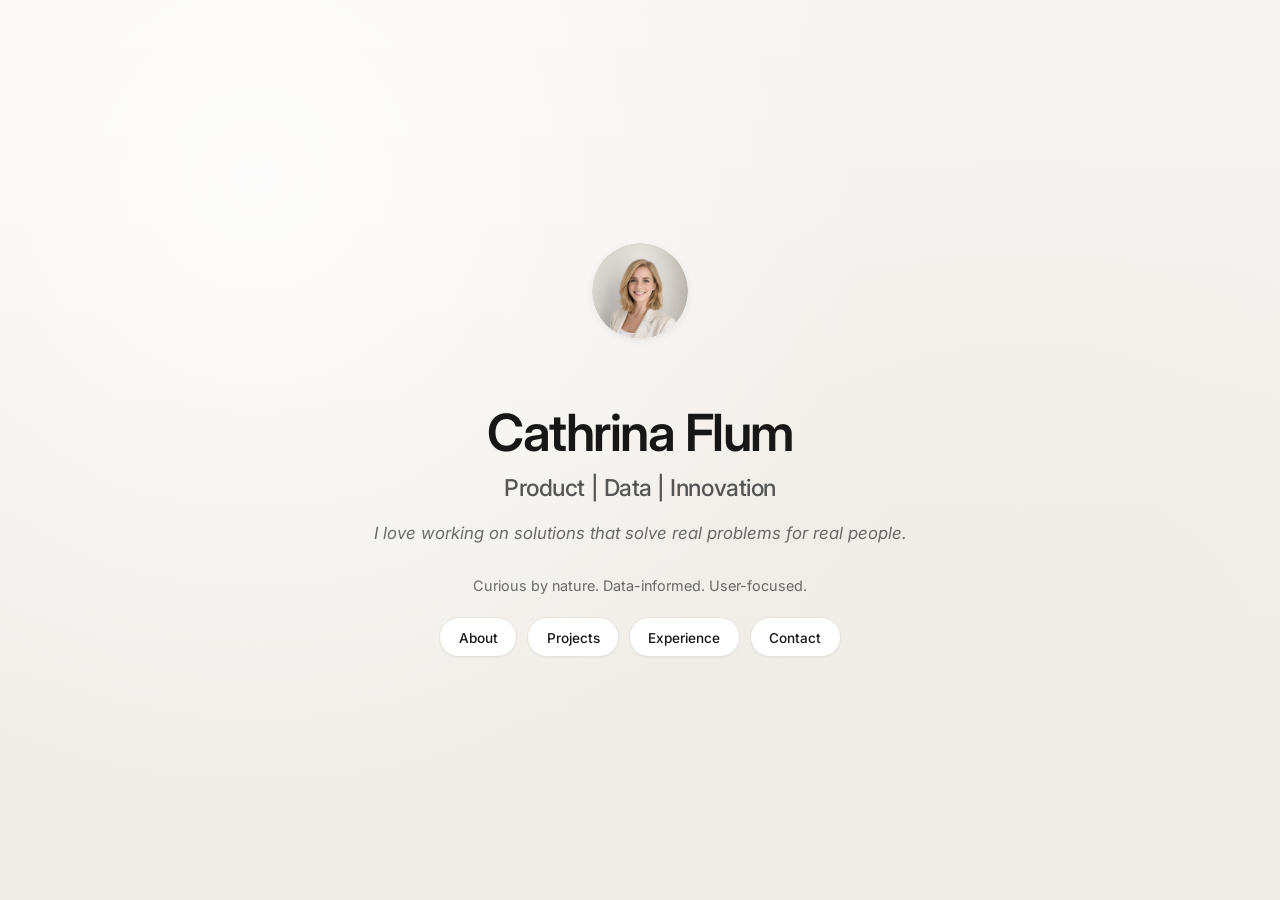
<file: index.html>
<!DOCTYPE HTML>
<!--
	Dimension by HTML5 UP
	html5up.net | @ajlkn
	Free for personal and commercial use under the CCA 3.0 license (html5up.net/license)
-->
<html>
	<head>
		<title>Cathrina Flum — Product Manager</title>
		<meta charset="utf-8" />
		<meta name="viewport" content="width=device-width, initial-scale=1, user-scalable=no" />
		<meta name="description" content="Product Manager portfolio — digital products and MedTech." />
		<link rel="stylesheet" href="assets/css/main.css" />
		<noscript><link rel="stylesheet" href="assets/css/noscript.css" /></noscript>
		<link rel="icon" type="image/svg+xml" href="images/Flavicon.svg">
	</head>
	<body class="is-preload">

		<!-- Wrapper -->
			<div id="wrapper">

				<!-- Header -->
					<header id="header">
						<div class="logo">
							<img src="images/Cathrina.png" alt="Cathrina Flum" class="profile-photo">
						</div>
						<div class="content">
							<div class="inner">
								<h1>Cathrina Flum</h1>
								<h2 class="job-title">Product | Data | Innovation</h2>

							<p class="tagline">
								I love working on solutions that solve real problems for real people.
							</p>

							<p class="values">
								Curious by nature. Data-informed. User-focused.
							</p>
							</div>
						</div>
						<nav>
							<ul>
								<li><a href="#about">About</a></li>
								<li><a href="#work">Projects</a></li>
								<li><a href="Experience.html">Experience</a></li>
								<li><a href="#contact">Contact</a></li>
								<!--<li><a href="#elements">Elements</a></li>-->
							</ul>
						</nav>
					</header>

				<!-- Main -->
					<div id="main">

						<!-- ABOUT -->

<article id="about" class="about-panel">

    <div class="about-intro">

        <div class="about-intro-copy">

            <p class="about-label">
                About me
            </p>

            <h2>
                I turn complex challenges into
                <span>clear product direction.</span>
            </h2>

            <p class="about-lead">
                I’m a problem-solver with a background in Medical Engineering, 
				Innovation and Digital Transformation. I enjoy working at the 
				intersection of people, data, business and technology – 
				understanding complex challenges and turning them into better solutions.
            </p>

            <p class="about-body-text">
                My experience ranges from innovation management and business analysis to 
				building digital and consumer products from discovery to delivery. What I enjoy most is
				 bringing clarity to complex problems, connecting different perspectives and 
				 turning ideas and insights into something meaningful.
            </p>

        </div>


        <div class="about-intro-visual">

            <div class="about-portrait">

                <img
                    src="images/Cathrina.png"
                    alt="Cathrina Flum"
                >

            </div>

        </div>

    </div>


    <!-- PRODUCT APPROACH -->

    <section class="about-approach">

        <div class="about-approach-heading">

            <p class="about-label">
                How I approach product
            </p>

            <h2>
                Understand people first.
                <span>Build second.</span>
            </h2>

        </div>


        <div class="about-approach-copy">

            <p>
                I believe great solutions start with understanding people 
				before building anything. I like asking the right questions, 
				getting different perspectives and working with teams to turn 
				complex problems into simple, meaningful solutions.
            </p>

        </div>

    </section>


    <!-- VALUES -->

    <section class="about-values">

        <div class="about-value-card">

            <span class="about-value-number">
                01
            </span>

            <h3>
                Curiosity
            </h3>

            <p>
                I ask questions before proposing solutions.
            </p>

        </div>


        <div class="about-value-card">

            <span class="about-value-number">
                02
            </span>

            <h3>
                Collaboration
            </h3>

            <p>
                The best products are built together with users, designers and
                engineers.
            </p>

        </div>


        <div class="about-value-card">

            <span class="about-value-number">
                03
            </span>

            <h3>
                Impact
            </h3>

            <p>
                I care about creating products that solve real needs and delivering 
				experiences that feel simple and intuitive. Because simplicity isn’t easy
            </p>

        </div>

    </section>


    <!-- WHY PRODUCT MANAGEMENT -->

    <section class="about-why">

        <div class="about-why-heading">

            <p class="about-label">
                Why Product Management?
            </p>

            <h2>
                Where it all comes <span> together.</span>
            </h2>

        </div>


        <div class="about-why-copy">

            <p>
                I started my career in Medical Engineering, moved into Innovation 
				and later Digital Transformation and Business Analysis. Along the way, 
				I realised that I thrive when I can bring people and perspectives together 
				– understanding users, working closely with teams and turning different ideas 
				into solutions that solve real problems. 
				</p>

            <p>
                Product Management brings all of that together for me.
            </p>

        </div>
		
    </section>
	<footer class="experience-footer">

		<a href="index.html#work">
			Explore some of my work →
		</a>
	
		<a href="Experience.html">
			Learn about my CV →
		</a>
	
	</footer>
</article>

						<!-- Selected Work -->
<article id="work">
    <div class="work-header">
        <div>
            <p class="section-eyebrow">Selected Work</p>
            <h2 class="major">Projects</h2>
        </div>

    </div>

    <p class="work-intro">
        A selection of projects where I turned real problems into meaningful solutions.
    </p>

    <div class="project-carousel">
        <div class="project-track">

            <!-- LocAmigo -->
            <section
    class="project-card project-card-featured"
    data-href="Locamigo.html"
    tabindex="0"
    role="link"
    aria-label="Open LocAmigo case study"
>
    <div class="project-visual">
        <img
            src="images/LocAmigo Preview.png"
            alt="LocAmigo product prototype"
        />
    </div>

    <div class="project-card-content">
        <p class="project-category">Digital PM Bootcamp</p>

        <div class="project-tags">
            <span>Product Discovery</span>
            <span>User Research</span>
            <span>MVP Strategy</span>
        </div>

        <h3>LocAmigo</h3>

        <p>
            Helping newcomers find unfamiliar ingredients and suitable
            substitutes when shopping in a new country.
        </p>

        <a href="Locamigo.html" class="project-link">
            View project <span aria-hidden="true">→</span>
        </a>
    </div>
</section>
<!-- Academia Atlantika -->
<section
    class="project-card project-card-featured"
    data-href="WebApp.html"
    tabindex="0"
    role="link"
    aria-label="Open Activity Sign Up case study"
>
    <div class="project-visual">
        <img
            src="images/Activity Sign Up Web App.png"
            alt="WebApp for Academia Atlantika"
        />
    </div>

    <div class="project-card-content">
        <p class="project-category">Volunteer work • Self-Initiated</p>

        <div class="project-tags">
            <span>Process Optimization</span>
            <span>Automation</span>
            <span>Google Apps Script</span>
        </div>

        <h3>Activity Sign Up</h3>

        <p>
            Digitizing the sign-up process for activities at Academia Atlantika.
        </p>

        <a href="WebApp.html" class="project-link">
            View project <span aria-hidden="true">→</span>
        </a>
    </div>
</section>
 <!-- Amazon FBA -->
 <section
    class="project-card project-card-featured"
    data-href="Amazon-Business.html"
    tabindex="0"
    role="link"
    aria-label="Open my own business case study"
>
	<div class="project-visual">
		<img
			src="images/Amazon FBA.png"
			alt="Building my own company"
		/>
		</div>
		
	<div class="project-card-content">
		<p class="project-category">Founder Story • Consumer Product</p>
		<div class="project-tags">
			<span>Product Development</span>
			<span>Market Research</span>
			<span>Go-to-Market</span>
		</div>

		<h3>Amazon FBA Business</h3>
		<p>
			Identifying a market gap and launching a patented consumer product 
			from concept to market.
		</p>

		<a href="Amazon-Business.html" class="project-link">
			View project <span aria-hidden="true">→</span>
		</a>
	</div>
</section>
            <!-- Market Intelligence -->
            <section
    class="project-card project-card-featured"
    data-href="Market-Intelligence.html"
    tabindex="0"
    role="link"
    aria-label="Open Market Market-Intelligence case study"
>
				<div class="project-visual">
					<img
						src="images/Market Intelligence Platform.png"
						alt="Making knowledge accessible"
					/>
					</div>
					
                <div class="project-card-content">
					<p class="project-category">Internal Product • Straumann</p>
					<div class="project-tags">
                        <span>Product Ownership</span>
                        <span>Stakeholder Discovery</span>
                        <span>Adoption</span>
                    </div>

                    <h3>Market Intelligence Platform</h3>
                    <p>
                        Building a central platform that made market insights easier
                        to access, share and use across international teams.
                    </p>

                    <a href="Market-Intelligence.html" class="project-link">
                        View project <span aria-hidden="true">→</span>
                    </a>
                </div>
            </section>
            <!-- Innovation Governance 
            <section class="project-card">
                <div class="project-visual project-visual-placeholder">
                    <span>Coming soon: Portfolio Strategy</span>
                </div>

                <div class="project-card-content">
                    <div class="project-tags">
                        <span>Prioritisation</span>
                        <span>Governance</span>
                        <span>Facilitation</span>
                    </div>

                    <h3>Innovation Governance</h3>

                    <p>
                        Redesigning innovation governance and portfolio reviews to
                        improve transparency and decision-making.
                    </p>

                    <a href="#innovation-governance" class="project-link">
                        View project <span aria-hidden="true">→</span>
                    </a>
                </div>
            </section> -->

        </div>

        <div class="carousel-controls">
            <button
                class="carousel-arrow carousel-prev"
                type="button"
                aria-label="Previous project"
            >
                ←
            </button>

            <button
                class="carousel-arrow carousel-next"
                type="button"
                aria-label="Next project"
            >
                →
            </button>
        </div>
    </div>
</article> 

						<!-- Contact -->
<article id="contact">
       <div class="contact-modal">
			  
		<div class="contact-content">
		  <p class="contact-eyebrow">LET’S CONNECT</p>
		  <h2>Let’s build something<br><span>meaningful.</span></h2>
	  
		  <p class="contact-text">
			Interested in working together or simply want to connect? I’m always
			happy to chat about Product Management, MedTech, digital products
			and potential opportunities.
		  </p>
	  
		  <div class="contact-actions">
			<a class="contact-button primary" href="mailto:cathrinaflum@outlook.de">Email me</a>
			<a class="contact-button secondary" href="https://www.linkedin.com/in/cathrinaflum/" target="_blank">LinkedIn ↗</a>
		  </div>
		</div>
	  
		<div class="contact-decoration"></div>
	  </div>
       
						<!-- Elements -->
							<article id="elements">
								<h2 class="major">Elements</h2>

								<section>
									<h3 class="major">Text</h3>
									<p>This is <b>bold</b> and this is <strong>strong</strong>. This is <i>italic</i> and this is <em>emphasized</em>.
									This is <sup>superscript</sup> text and this is <sub>subscript</sub> text.
									This is <u>underlined</u> and this is code: <code>for (;;) { ... }</code>. Finally, <a href="#">this is a link</a>.</p>
									<hr />
									<h2>Heading Level 2</h2>
									<h3>Heading Level 3</h3>
									<h4>Heading Level 4</h4>
									<h5>Heading Level 5</h5>
									<h6>Heading Level 6</h6>
									<hr />
									<h4>Blockquote</h4>
									<blockquote>Fringilla nisl. Donec accumsan interdum nisi, quis tincidunt felis sagittis eget tempus euismod. Vestibulum ante ipsum primis in faucibus vestibulum. Blandit adipiscing eu felis iaculis volutpat ac adipiscing accumsan faucibus. Vestibulum ante ipsum primis in faucibus lorem ipsum dolor sit amet nullam adipiscing eu felis.</blockquote>
									<h4>Preformatted</h4>
									<pre><code>i = 0;

while (!deck.isInOrder()) {
    print 'Iteration ' + i;
    deck.shuffle();
    i++;
}

print 'It took ' + i + ' iterations to sort the deck.';</code></pre>
								</section>

								<section>
									<h3 class="major">Lists</h3>

									<h4>Unordered</h4>
									<ul>
										<li>Dolor pulvinar etiam.</li>
										<li>Sagittis adipiscing.</li>
										<li>Felis enim feugiat.</li>
									</ul>

									<h4>Alternate</h4>
									<ul class="alt">
										<li>Dolor pulvinar etiam.</li>
										<li>Sagittis adipiscing.</li>
										<li>Felis enim feugiat.</li>
									</ul>

									<h4>Ordered</h4>
									<ol>
										<li>Dolor pulvinar etiam.</li>
										<li>Etiam vel felis viverra.</li>
										<li>Felis enim feugiat.</li>
										<li>Dolor pulvinar etiam.</li>
										<li>Etiam vel felis lorem.</li>
										<li>Felis enim et feugiat.</li>
									</ol>
									<h4>Icons</h4>
									<ul class="icons">
										<li><a href="#" class="icon brands fa-twitter"><span class="label">Twitter</span></a></li>
										<li><a href="#" class="icon brands fa-facebook-f"><span class="label">Facebook</span></a></li>
										<li><a href="#" class="icon brands fa-instagram"><span class="label">Instagram</span></a></li>
										<li><a href="#" class="icon brands fa-github"><span class="label">Github</span></a></li>
									</ul>

									<h4>Actions</h4>
									<ul class="actions">
										<li><a href="#" class="button primary">Default</a></li>
										<li><a href="#" class="button">Default</a></li>
									</ul>
									<ul class="actions stacked">
										<li><a href="#" class="button primary">Default</a></li>
										<li><a href="#" class="button">Default</a></li>
									</ul>
								</section>

								<section>
									<h3 class="major">Table</h3>
									<h4>Default</h4>
									<div class="table-wrapper">
										<table>
											<thead>
												<tr>
													<th>Name</th>
													<th>Description</th>
													<th>Price</th>
												</tr>
											</thead>
											<tbody>
												<tr>
													<td>Item One</td>
													<td>Ante turpis integer aliquet porttitor.</td>
													<td>29.99</td>
												</tr>
												<tr>
													<td>Item Two</td>
													<td>Vis ac commodo adipiscing arcu aliquet.</td>
													<td>19.99</td>
												</tr>
												<tr>
													<td>Item Three</td>
													<td> Morbi faucibus arcu accumsan lorem.</td>
													<td>29.99</td>
												</tr>
												<tr>
													<td>Item Four</td>
													<td>Vitae integer tempus condimentum.</td>
													<td>19.99</td>
												</tr>
												<tr>
													<td>Item Five</td>
													<td>Ante turpis integer aliquet porttitor.</td>
													<td>29.99</td>
												</tr>
											</tbody>
											<tfoot>
												<tr>
													<td colspan="2"></td>
													<td>100.00</td>
												</tr>
											</tfoot>
										</table>
									</div>

									<h4>Alternate</h4>
									<div class="table-wrapper">
										<table class="alt">
											<thead>
												<tr>
													<th>Name</th>
													<th>Description</th>
													<th>Price</th>
												</tr>
											</thead>
											<tbody>
												<tr>
													<td>Item One</td>
													<td>Ante turpis integer aliquet porttitor.</td>
													<td>29.99</td>
												</tr>
												<tr>
													<td>Item Two</td>
													<td>Vis ac commodo adipiscing arcu aliquet.</td>
													<td>19.99</td>
												</tr>
												<tr>
													<td>Item Three</td>
													<td> Morbi faucibus arcu accumsan lorem.</td>
													<td>29.99</td>
												</tr>
												<tr>
													<td>Item Four</td>
													<td>Vitae integer tempus condimentum.</td>
													<td>19.99</td>
												</tr>
												<tr>
													<td>Item Five</td>
													<td>Ante turpis integer aliquet porttitor.</td>
													<td>29.99</td>
												</tr>
											</tbody>
											<tfoot>
												<tr>
													<td colspan="2"></td>
													<td>100.00</td>
												</tr>
											</tfoot>
										</table>
									</div>
								</section>

								<section>
									<h3 class="major">Buttons</h3>
									<ul class="actions">
										<li><a href="#" class="button primary">Primary</a></li>
										<li><a href="#" class="button">Default</a></li>
									</ul>
									<ul class="actions">
										<li><a href="#" class="button">Default</a></li>
										<li><a href="#" class="button small">Small</a></li>
									</ul>
									<ul class="actions">
										<li><a href="#" class="button primary icon solid fa-download">Icon</a></li>
										<li><a href="#" class="button icon solid fa-download">Icon</a></li>
									</ul>
									<ul class="actions">
										<li><span class="button primary disabled">Disabled</span></li>
										<li><span class="button disabled">Disabled</span></li>
									</ul>
								</section>

								<section>
									<h3 class="major">Form</h3>
									<form method="post" action="#">
										<div class="fields">
											<div class="field half">
												<label for="demo-name">Name</label>
												<input type="text" name="demo-name" id="demo-name" value="" placeholder="Jane Doe" />
											</div>
											<div class="field half">
												<label for="demo-email">Email</label>
												<input type="email" name="demo-email" id="demo-email" value="" placeholder="jane@untitled.tld" />
											</div>
											<div class="field">
												<label for="demo-category">Category</label>
												<select name="demo-category" id="demo-category">
													<option value="">-</option>
													<option value="1">Manufacturing</option>
													<option value="1">Shipping</option>
													<option value="1">Administration</option>
													<option value="1">Human Resources</option>
												</select>
											</div>
											<div class="field half">
												<input type="radio" id="demo-priority-low" name="demo-priority" checked>
												<label for="demo-priority-low">Low</label>
											</div>
											<div class="field half">
												<input type="radio" id="demo-priority-high" name="demo-priority">
												<label for="demo-priority-high">High</label>
											</div>
											<div class="field half">
												<input type="checkbox" id="demo-copy" name="demo-copy">
												<label for="demo-copy">Email me a copy</label>
											</div>
											<div class="field half">
												<input type="checkbox" id="demo-human" name="demo-human" checked>
												<label for="demo-human">Not a robot</label>
											</div>
											<div class="field">
												<label for="demo-message">Message</label>
												<textarea name="demo-message" id="demo-message" placeholder="Enter your message" rows="6"></textarea>
											</div>
										</div>
										<ul class="actions">
											<li><input type="submit" value="Send Message" class="primary" /></li>
										</ul>
									</form>
								</section>

							</article>

					</div>


			</div>

		<!-- BG -->
			<div id="bg"></div>

		<!-- Scripts -->
			<script src="assets/js/jquery.min.js"></script>
			<script src="assets/js/browser.min.js"></script>
			<script src="assets/js/breakpoints.min.js"></script>
			<script src="assets/js/util.js"></script>
			<script src="assets/js/main.js"></script>
			<script>
				document.addEventListener("DOMContentLoaded", function () {
					const track = document.querySelector(".project-track");
					const prevButton = document.querySelector(".carousel-prev");
					const nextButton = document.querySelector(".carousel-next");
				
					if (!track || !prevButton || !nextButton) return;
				
					function getScrollAmount() {
						const card = track.querySelector(".project-card");
				
						if (!card) return 0;
				
						const trackStyles = window.getComputedStyle(track);
						const gap = parseFloat(trackStyles.gap) || 0;
				
						return card.getBoundingClientRect().width + gap;
					}
				
					function updateArrowStates() {
						const maxScrollLeft = track.scrollWidth - track.clientWidth;
						const tolerance = 5;
				
						prevButton.disabled = track.scrollLeft <= tolerance;
						nextButton.disabled =
							track.scrollLeft >= maxScrollLeft - tolerance;
					}
				
					prevButton.addEventListener("click", function () {
						track.scrollBy({
							left: -getScrollAmount(),
							behavior: "smooth"
						});
					});
				
					nextButton.addEventListener("click", function () {
						track.scrollBy({
							left: getScrollAmount(),
							behavior: "smooth"
						});
					});
				
					track.addEventListener("scroll", updateArrowStates);
					window.addEventListener("resize", updateArrowStates);
				
					updateArrowStates();
				});
				</script>
<script>
    document.querySelectorAll(".project-card[data-href]").forEach((card) => {
        const openProject = () => {
            window.location.href = card.dataset.href;
        };

        card.addEventListener("click", (event) => {
            if (!event.target.closest("a")) {
                openProject();
            }
        });

        card.addEventListener("keydown", (event) => {
            if (event.key === "Enter" || event.key === " ") {
                event.preventDefault();
                openProject();
            }
        });
    });
</script>
	</body>
</html>
</file>
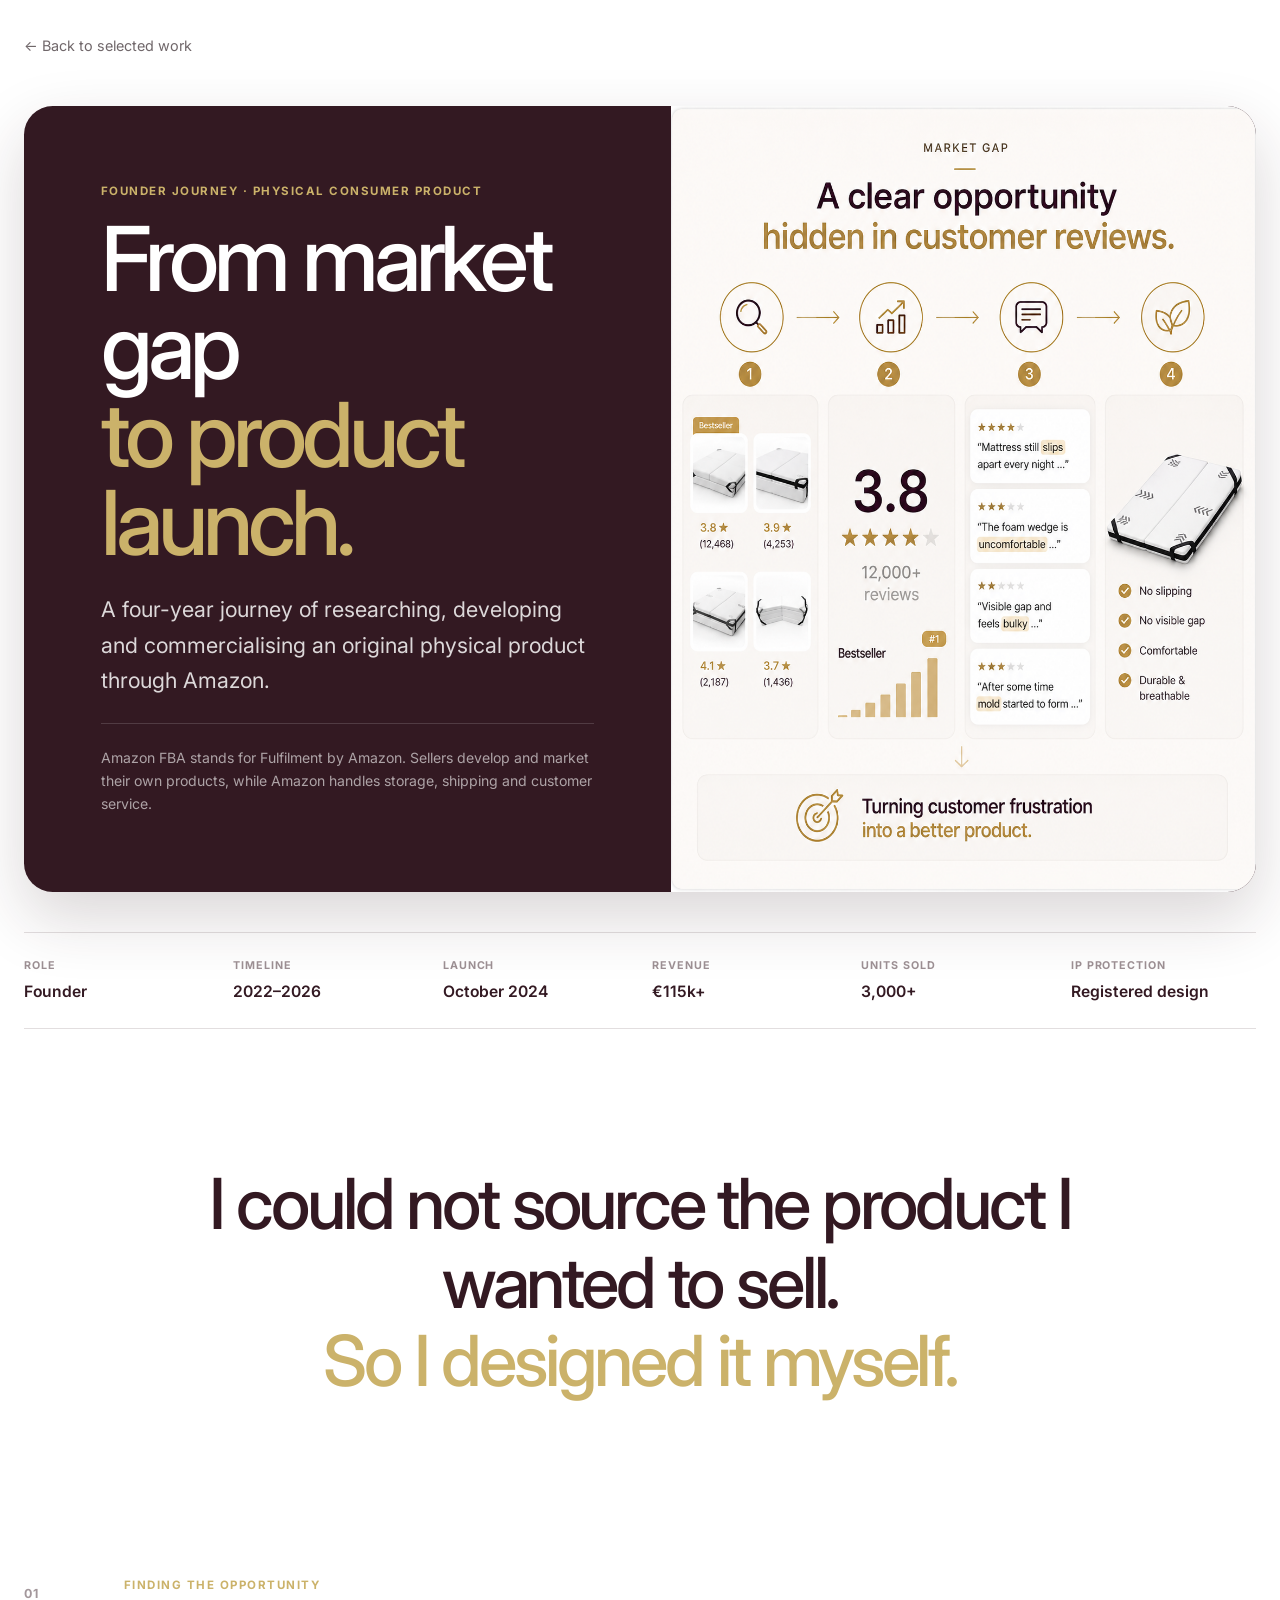
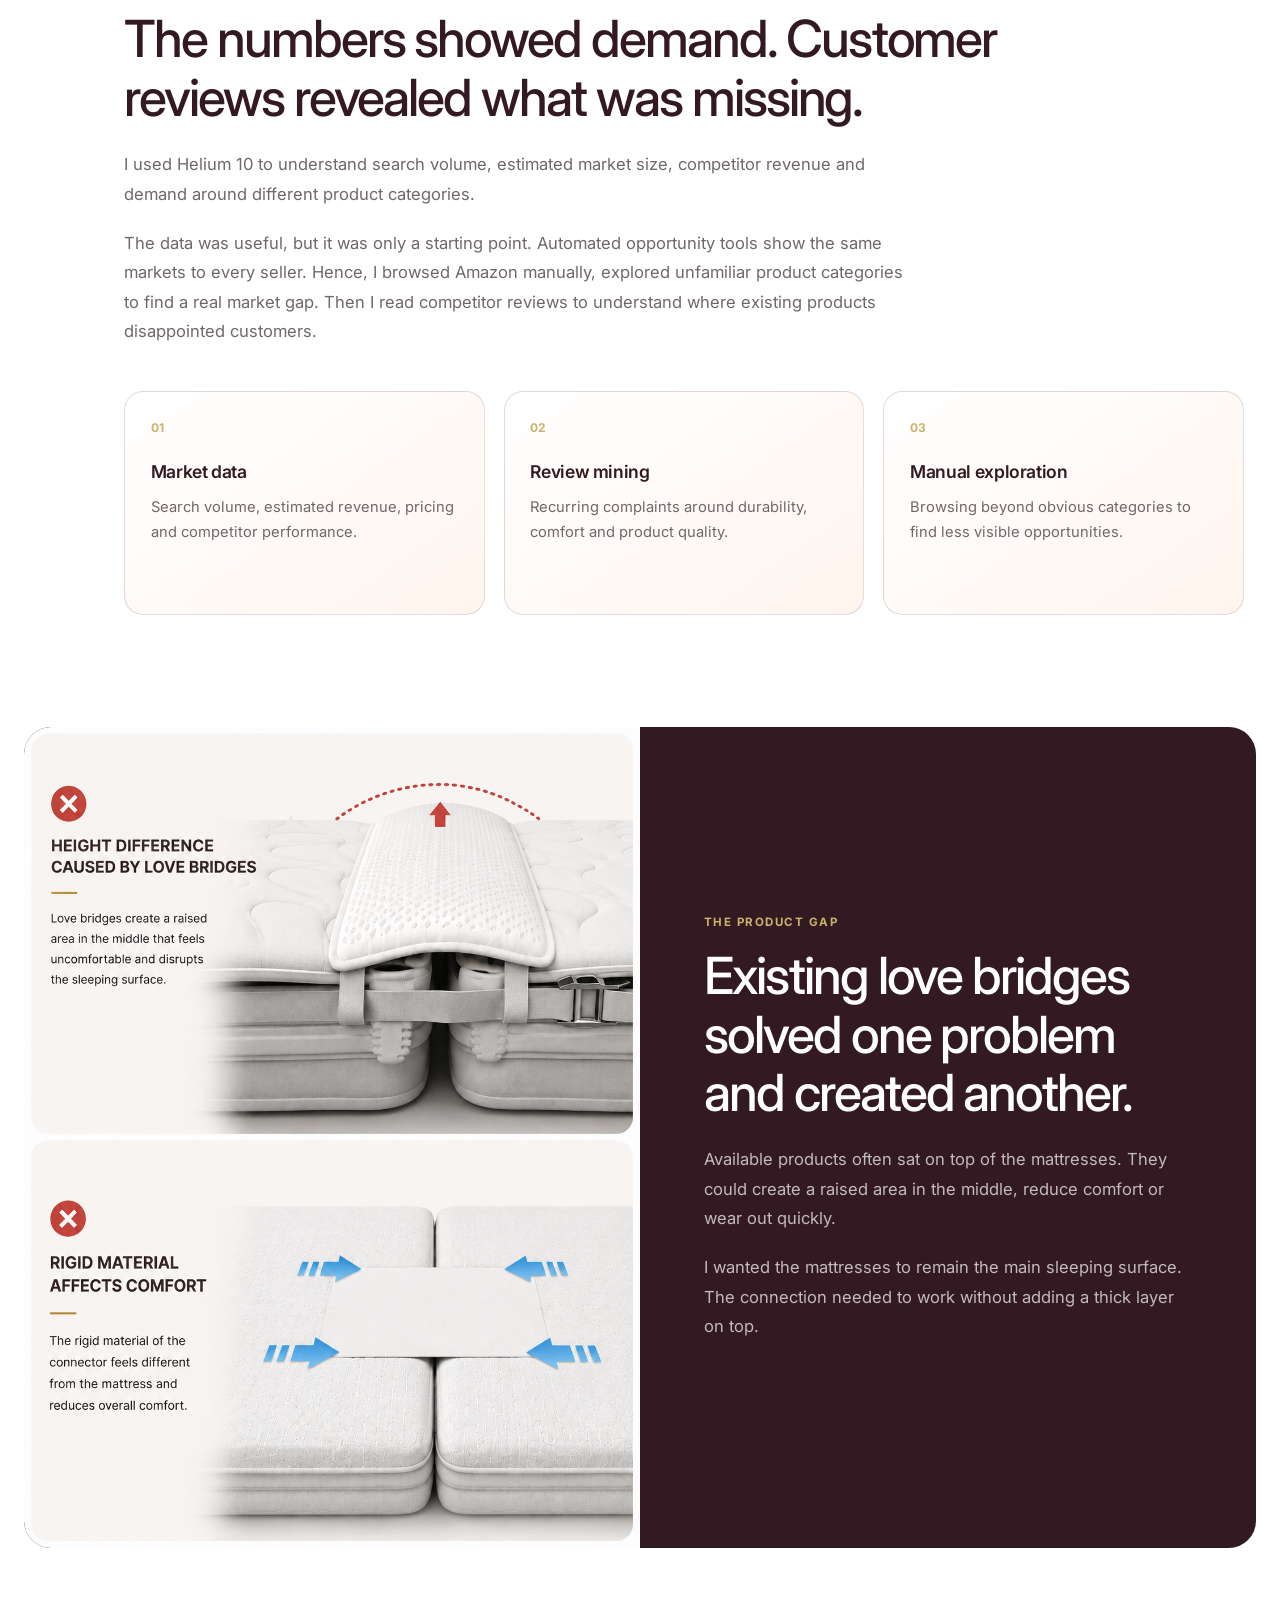
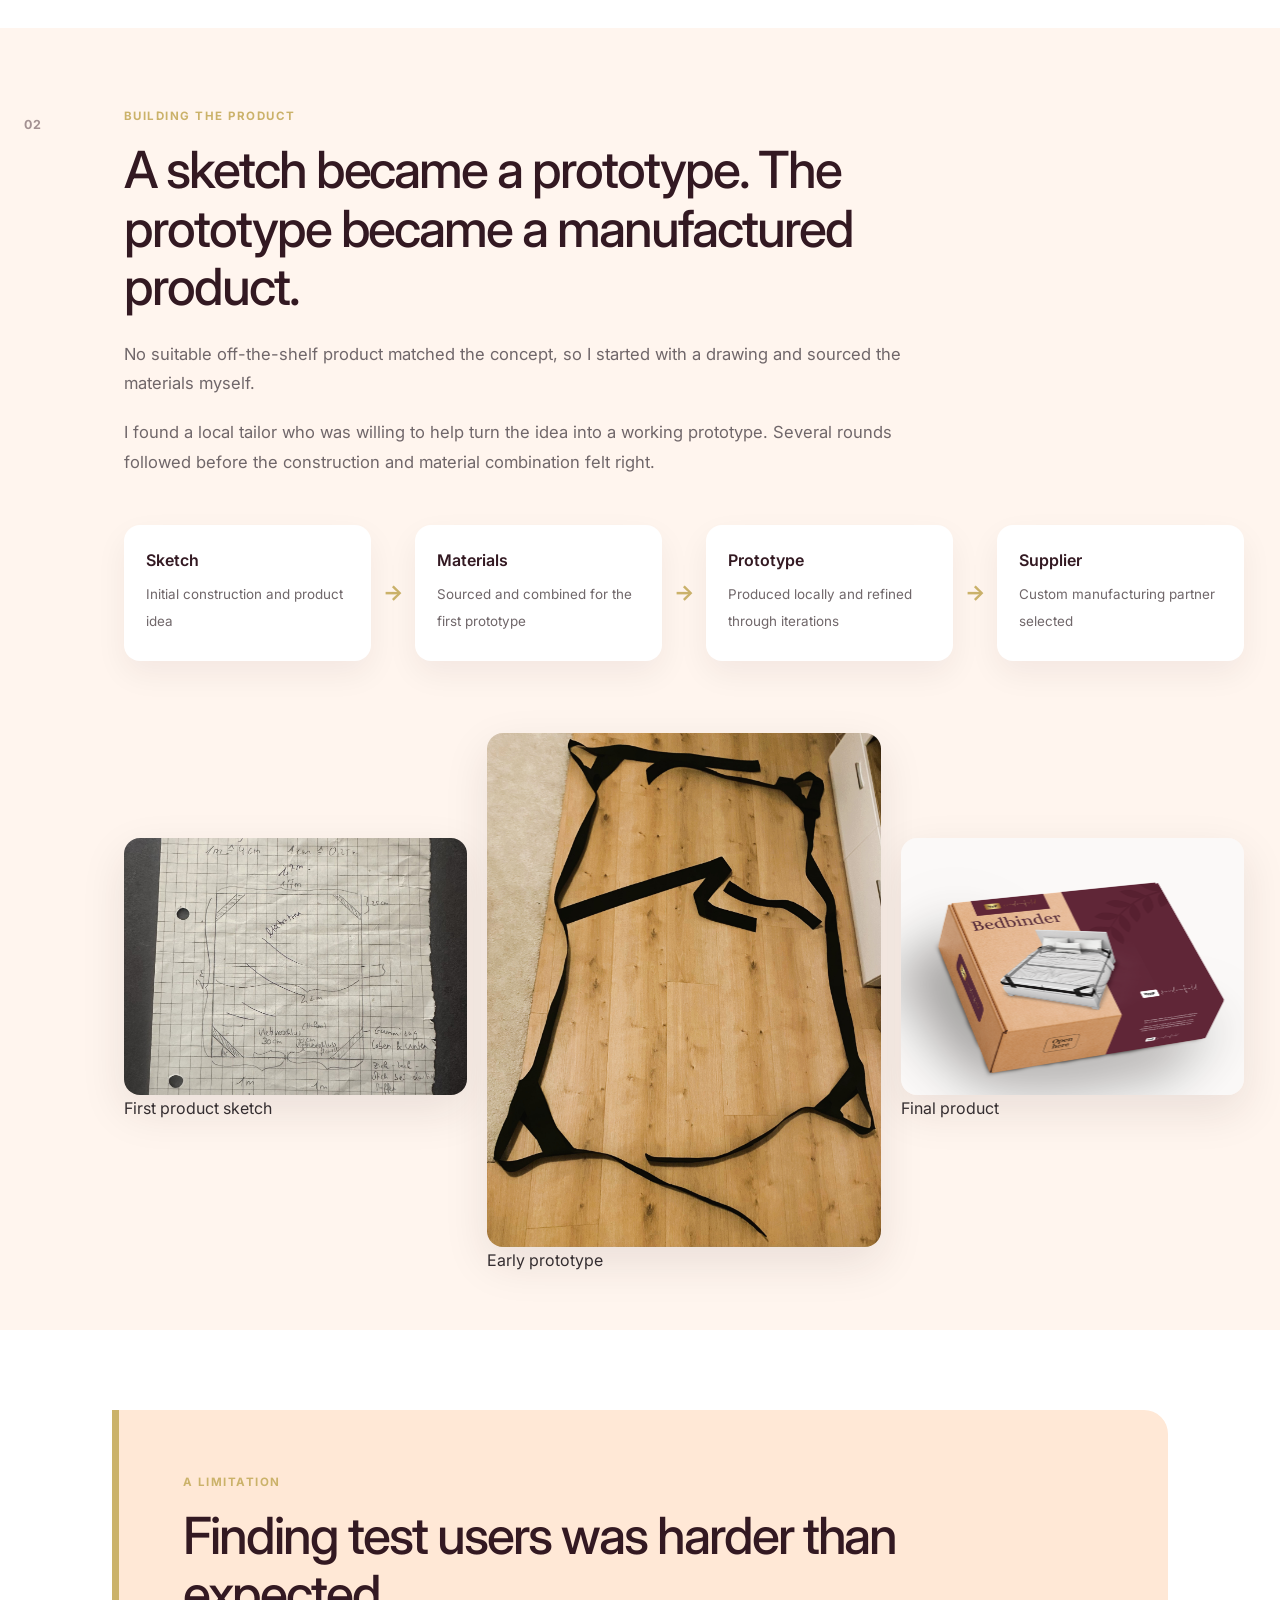
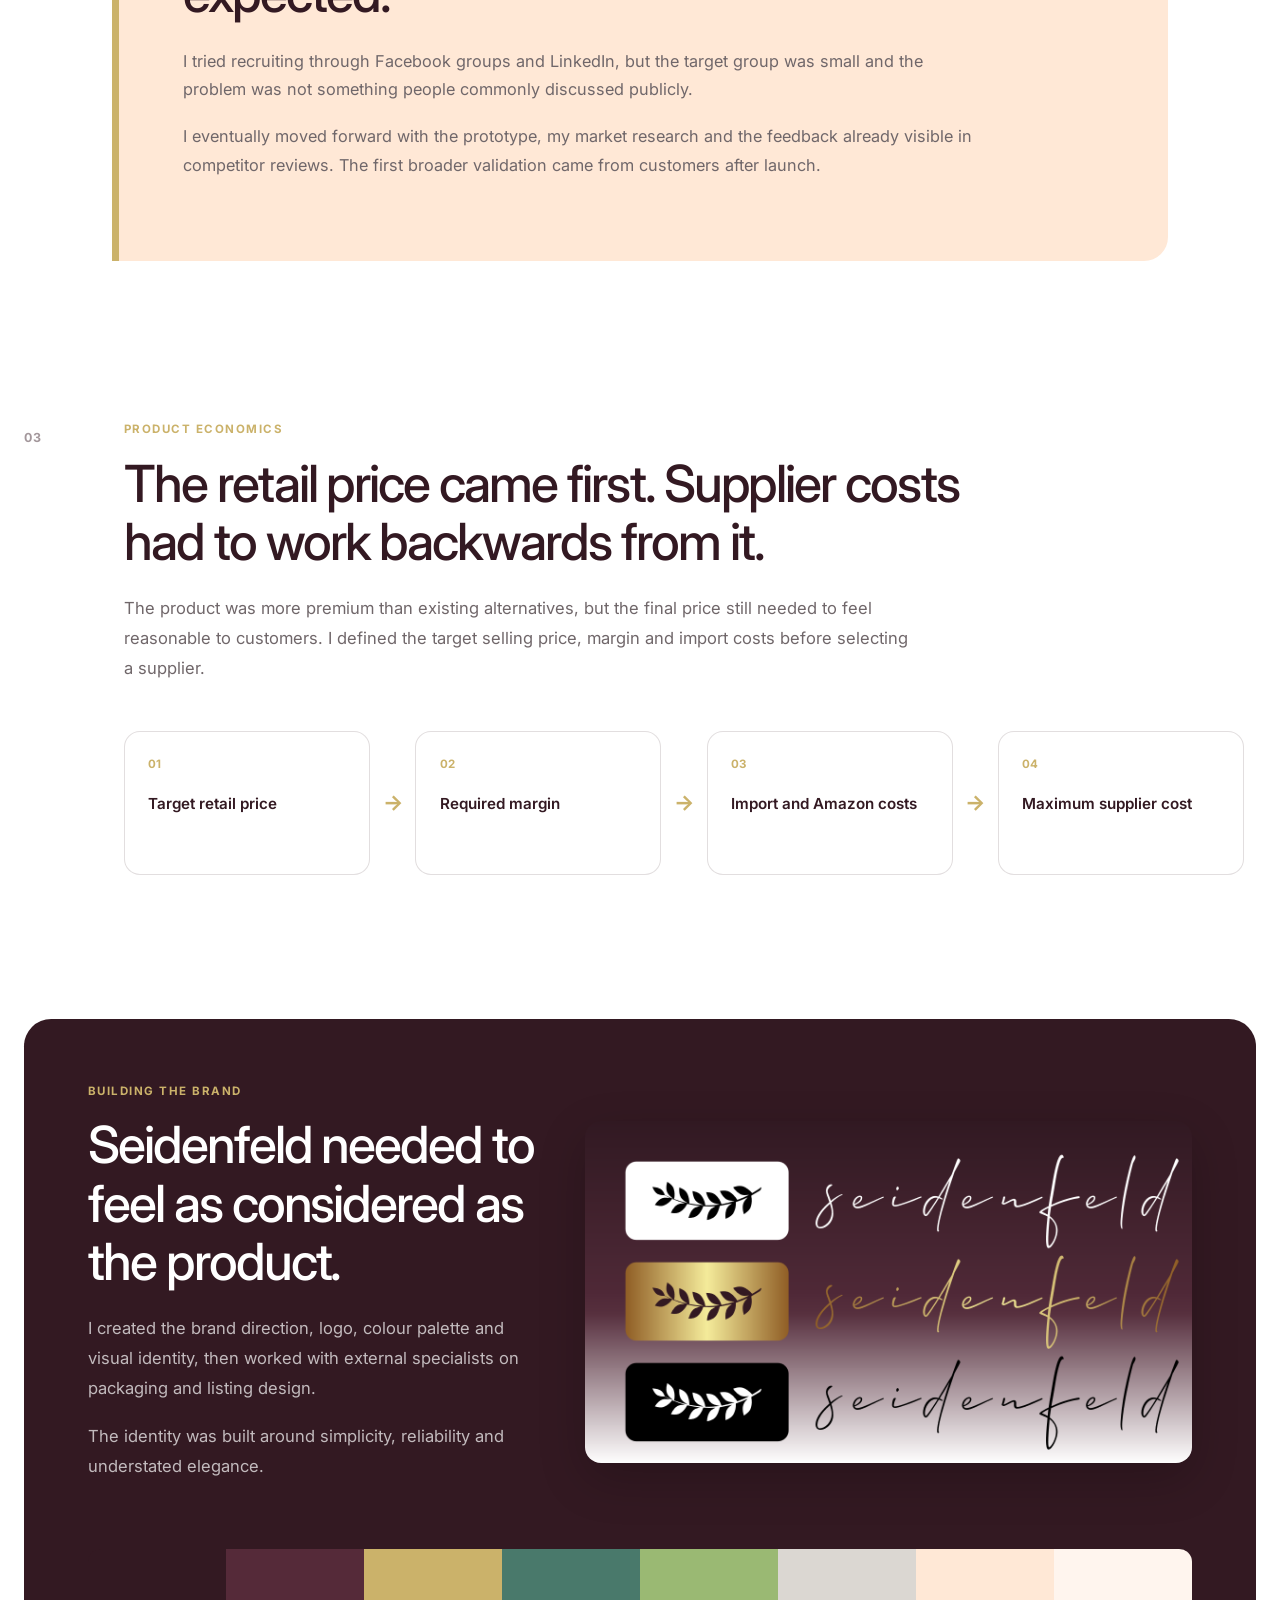
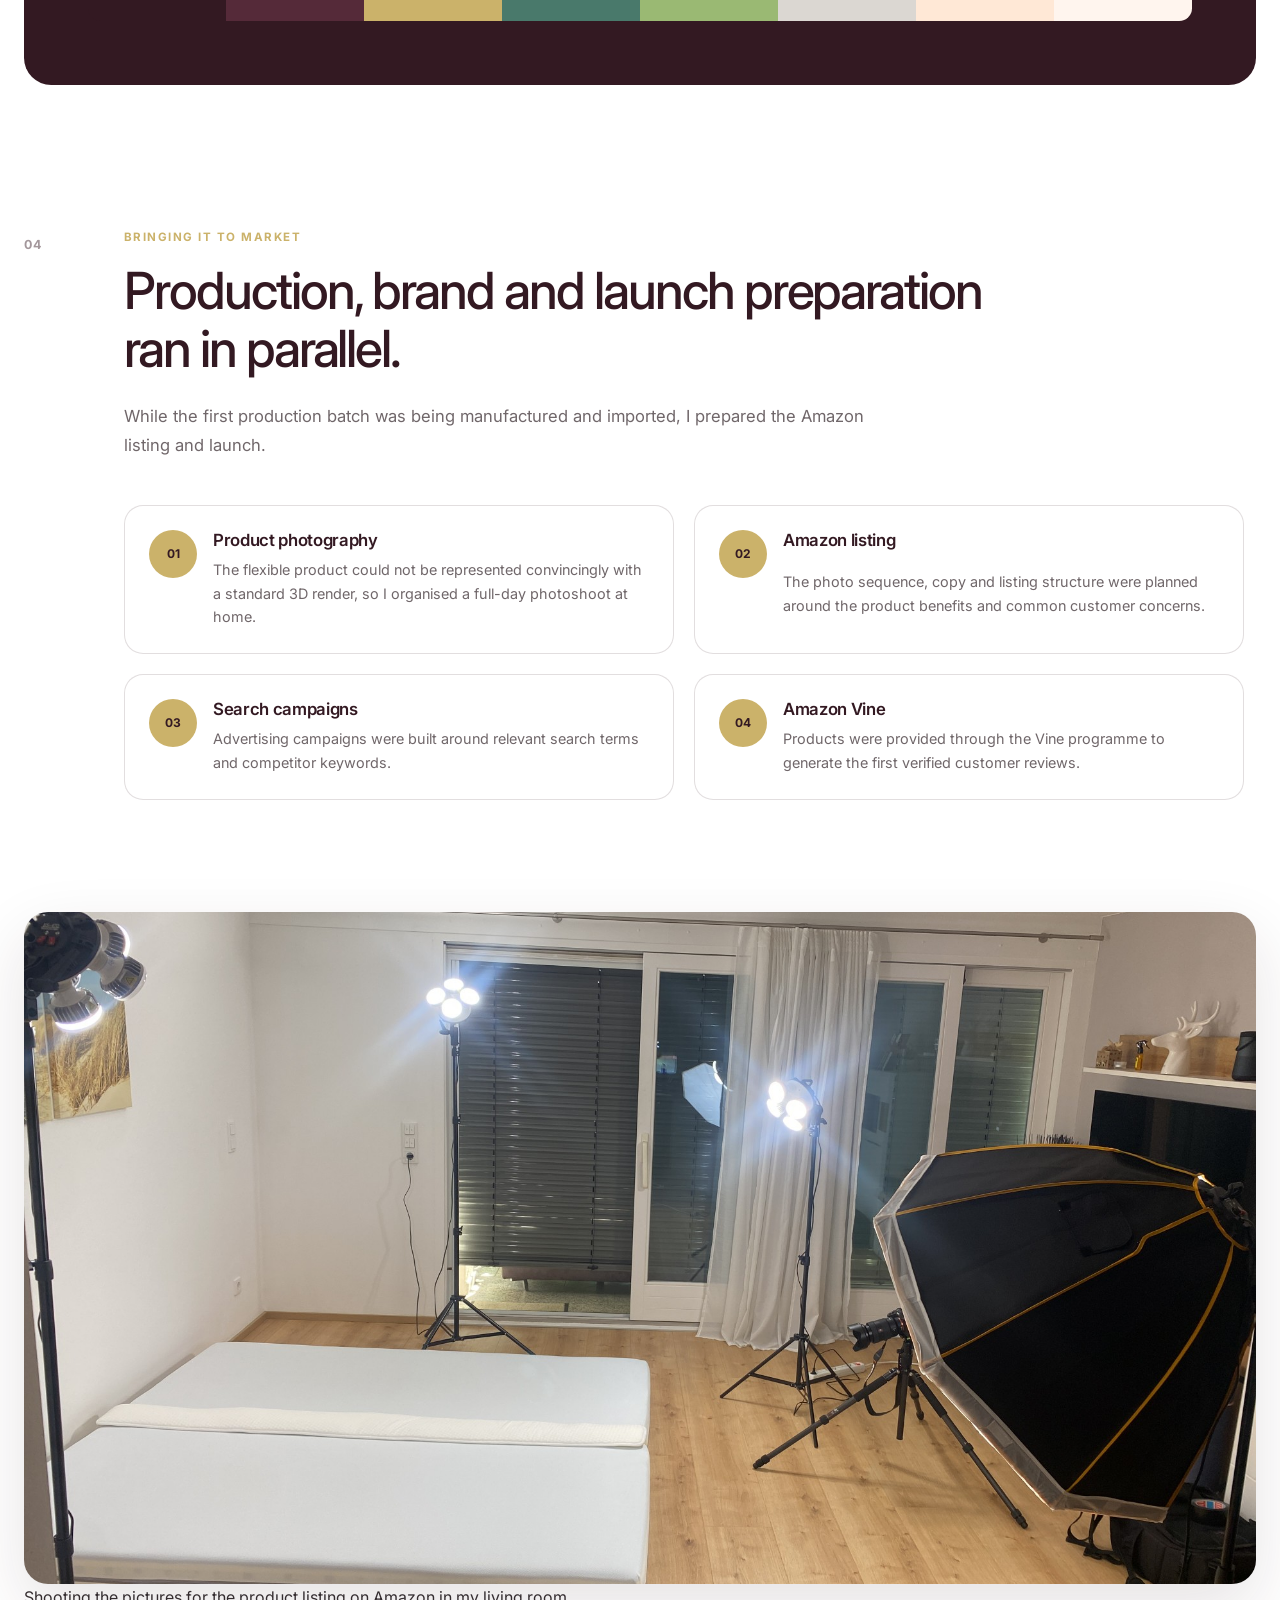
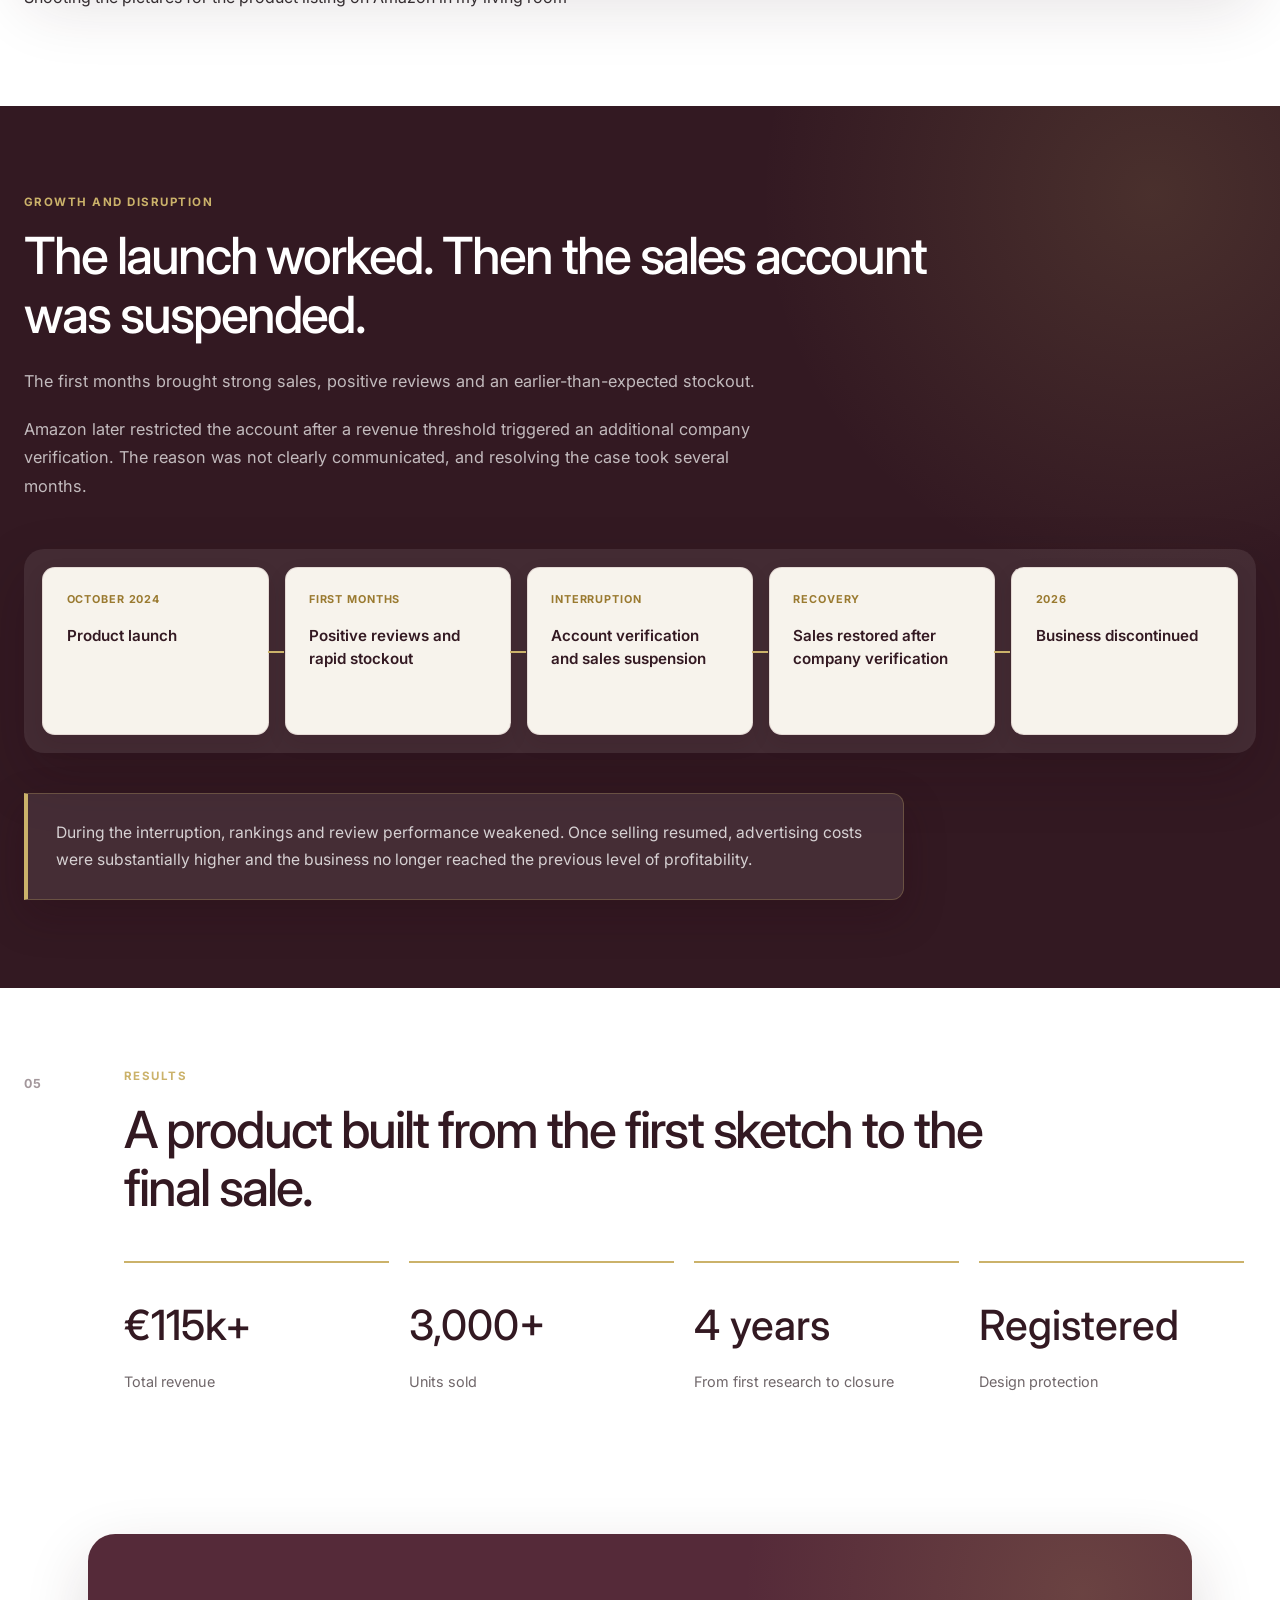
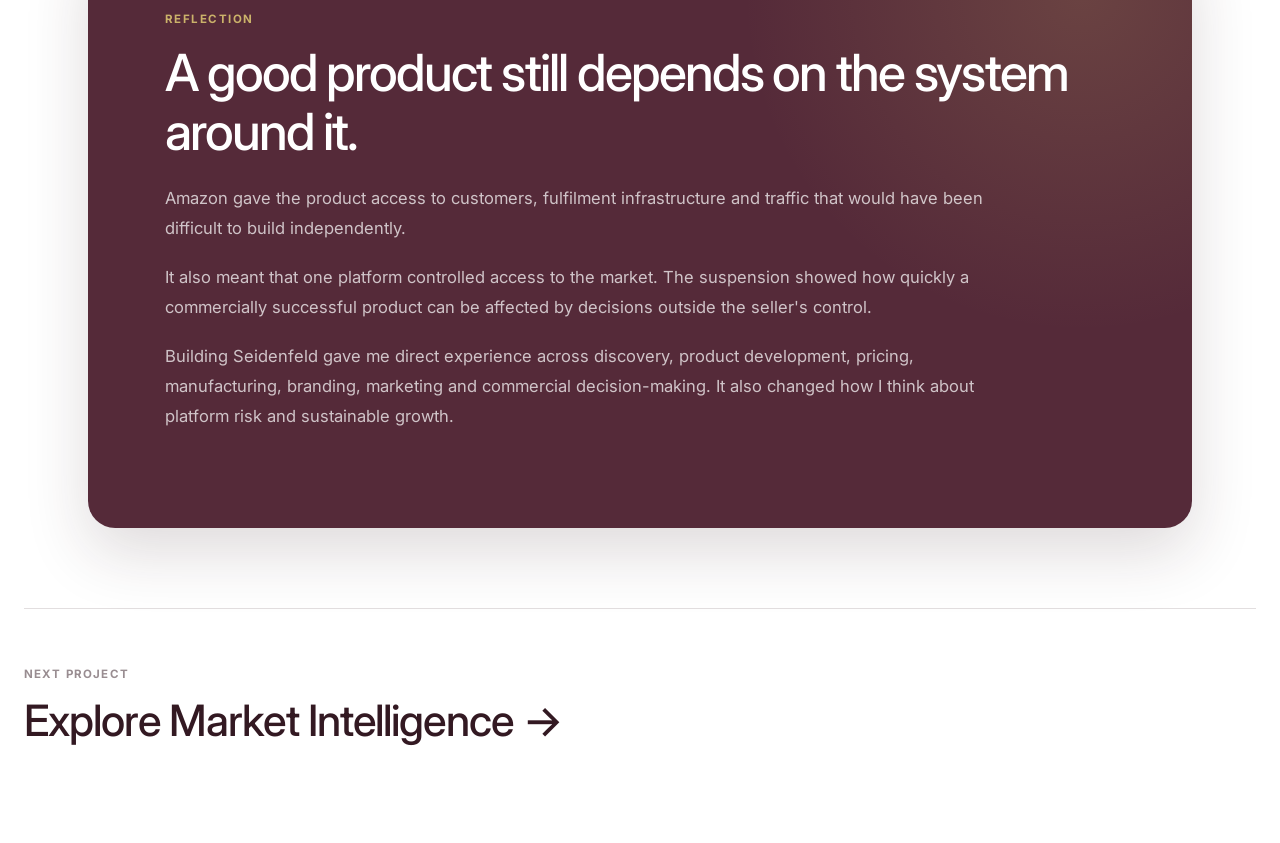
<file: Amazon-Business.html>
<!DOCTYPE HTML>

<html lang="en">

<head>
    <title>From Market Gap to Product Launch | Cathrina Flum</title>

    <meta charset="utf-8">

    <meta
        name="viewport"
        content="width=device-width, initial-scale=1, user-scalable=no"
    >

    <link
        rel="stylesheet"
        href="assets/css/main.css"
    >
    <link rel="icon" type="image/svg+xml" href="images/Flavicon.svg">
</head>

<body class="seidenfeld-case-page">

    <header class="seidenfeld-case-header">

        <a
            href="index.html#work"
            class="seidenfeld-back"
        >
            ← Back to selected work
        </a>

    </header>


    <main class="seidenfeld-case">


        <!-- HERO -->

        <section class="seidenfeld-hero">

            <div class="seidenfeld-hero-copy">

                <p class="seidenfeld-eyebrow">
                    Founder journey · Physical consumer product
                </p>

                <h1>
                    From market gap
                    <span>to product launch.</span>
                </h1>

                <p class="seidenfeld-lead">
                    A four-year journey of researching, developing and
                    commercialising an original physical product through
                    Amazon.
                </p>

                <p class="seidenfeld-fba-note">
                    Amazon FBA stands for Fulfilment by Amazon. Sellers develop
                    and market their own products, while Amazon handles storage,
                    shipping and customer service.
                </p>

            </div>


            <div class="seidenfeld-hero-image">

                <img
                    src="images/Amazon Market Opportunity.png"
                    alt="Seidenfeld product in a premium bedroom setting"
                >

            </div>

        </section>


        <!-- FACTS -->

        <section class="seidenfeld-facts">

            <article>
                <span>Role</span>
                <strong>Founder</strong>
            </article>

            <article>
                <span>Timeline</span>
                <strong>2022–2026</strong>
            </article>

            <article>
                <span>Launch</span>
                <strong>October 2024</strong>
            </article>

            <article>
                <span>Revenue</span>
                <strong>€115k+</strong>
            </article>

            <article>
                <span>Units sold</span>
                <strong>3,000+</strong>
            </article>

            <article>
                <span>IP protection</span>
                <strong>Registered design</strong>
            </article>

        </section>


        <!-- INTRO STATEMENT -->

        <section class="seidenfeld-statement">

            <p>
                I could not source the product I wanted to sell.
                <span>
                    So I designed it myself.
                </span>
            </p>

        </section>


        <!-- OPPORTUNITY -->

        <section class="seidenfeld-section">

            <div class="seidenfeld-section-number">
                01
            </div>

            <div class="seidenfeld-section-content">

                <p class="seidenfeld-label">
                    Finding the opportunity
                </p>

                <h2>
                    The numbers showed demand.
                    Customer reviews revealed what was missing.
                </h2>

                <p>
                    I used Helium 10 to understand search volume, estimated
                    market size, competitor revenue and demand around different
                    product categories.
                </p>

                <p>
                    The data was useful, but it was only a starting point.
                    Automated opportunity tools show the same markets to every
                    seller. Hence, I browsed Amazon manually, explored unfamiliar
                    product categories to find a real market gap. Then I read competitor reviews to understand
                    where existing products disappointed customers.
                </p>


                <div class="seidenfeld-research-grid">

                    <article>

                        <span>01</span>

                        <h3>
                            Market data
                        </h3>

                        <p>
                            Search volume, estimated revenue, pricing and
                            competitor performance.
                        </p>

                    </article>


                    <article>

                        <span>02</span>

                        <h3>
                            Review mining
                        </h3>

                        <p>
                            Recurring complaints around durability, comfort and
                            product quality.
                        </p>

                    </article>


                    <article>

                        <span>03</span>

                        <h3>
                            Manual exploration
                        </h3>

                        <p>
                            Browsing beyond obvious categories to find less
                            visible opportunities.
                        </p>

                    </article>

                </div>

            </div>

        </section>


        <!-- PRODUCT PROBLEM -->

        <section class="seidenfeld-split-section">

            <div class="seidenfeld-split-image">

                <img
                    src="images/FBA Competitor Analysis.png"
                    alt="The gap between two mattresses that the product was designed to solve"
                >

            </div>


            <div class="seidenfeld-split-copy">

                <p class="seidenfeld-label">
                    The product gap
                </p>

                <h2>
                    Existing love bridges solved one problem and created another.
                </h2>

                <p>
                    Available products often sat on top of the mattresses. They
                    could create a raised area in the middle, reduce comfort or
                    wear out quickly.
                </p>

                <p>
                    I wanted the mattresses to remain the main sleeping surface.
                    The connection needed to work without adding a thick layer
                    on top.
                </p>

            </div>

        </section>


        <!-- BUILDING PRODUCT -->

        <section class="seidenfeld-section seidenfeld-section-cream">

            <div class="seidenfeld-section-number">
                02
            </div>

            <div class="seidenfeld-section-content">

                <p class="seidenfeld-label">
                    Building the product
                </p>

                <h2>
                    A sketch became a prototype.
                    The prototype became a manufactured product.
                </h2>

                <p>
                    No suitable off-the-shelf product matched the concept, so I
                    started with a drawing and sourced the materials myself.
                </p>

                <p>
                    I found a local tailor who was willing to help turn the idea
                    into a working prototype. Several rounds followed before the
                    construction and material combination felt right.
                </p>


                <div class="seidenfeld-process">

                    <article>
                        <strong>Sketch</strong>
                        <span>Initial construction and product idea</span>
                    </article>

                    <div class="seidenfeld-process-arrow">
                        →
                    </div>

                    <article>
                        <strong>Materials</strong>
                        <span>Sourced and combined for the first prototype</span>
                    </article>

                    <div class="seidenfeld-process-arrow">
                        →
                    </div>

                    <article>
                        <strong>Prototype</strong>
                        <span>Produced locally and refined through iterations</span>
                    </article>

                    <div class="seidenfeld-process-arrow">
                        →
                    </div>

                    <article>
                        <strong>Supplier</strong>
                        <span>Custom manufacturing partner selected</span>
                    </article>

                </div>


                <div class="seidenfeld-gallery">

                    <figure>
                        <img
                            src="images/Zeichnung Liebesbrücke_zugeschnitten.jpg"
                            alt="Original product sketch"
                        >

                        <figcaption>
                            First product sketch
                        </figcaption>
                    </figure>


                    <figure>
                        <img
                            src="images/Bedbridge (1).jpg"
                            alt="Early Seidenfeld product prototype"
                        >

                        <figcaption>
                            Early prototype
                        </figcaption>
                    </figure>


                    <figure>
                        <img
                            src="images/Bedbinder_03 - Kopie.png"
                            alt="Finished Seidenfeld product"
                        >

                        <figcaption>
                            Final product
                        </figcaption>
                    </figure>

                </div>

            </div>

        </section>


        <!-- VALIDATION LIMIT -->

        <section class="seidenfeld-learning-card">

            <p class="seidenfeld-label">
                A limitation
            </p>

            <h2>
                Finding test users was harder than expected.
            </h2>

            <p>
                I tried recruiting through Facebook groups and LinkedIn, but the
                target group was small and the problem was not something people
                commonly discussed publicly.
            </p>

            <p>
                I eventually moved forward with the prototype, my market
                research and the feedback already visible in competitor reviews.
                The first broader validation came from customers after launch.
            </p>

        </section>


        <!-- ECONOMICS -->

        <section class="seidenfeld-section">

            <div class="seidenfeld-section-number">
                03
            </div>

            <div class="seidenfeld-section-content">

                <p class="seidenfeld-label">
                    Product economics
                </p>

                <h2>
                    The retail price came first.
                    Supplier costs had to work backwards from it.
                </h2>

                <p>
                    The product was more premium than existing alternatives, but
                    the final price still needed to feel reasonable to customers.
                    I defined the target selling price, margin and import costs
                    before selecting a supplier.
                </p>


                <div class="seidenfeld-economics-flow">

                    <article>
                        <span>01</span>
                        <strong>Target retail price</strong>
                    </article>

                    <div>→</div>

                    <article>
                        <span>02</span>
                        <strong>Required margin</strong>
                    </article>

                    <div>→</div>

                    <article>
                        <span>03</span>
                        <strong>Import and Amazon costs</strong>
                    </article>

                    <div>→</div>

                    <article>
                        <span>04</span>
                        <strong>Maximum supplier cost</strong>
                    </article>

                </div>

            </div>

        </section>


        <!-- BRAND SECTION -->

        <section class="seidenfeld-brand-section">

            <div class="seidenfeld-brand-copy">

                <p class="seidenfeld-label">
                    Building the brand
                </p>

                <h2>
                    Seidenfeld needed to feel as considered as the product.
                </h2>

                <p>
                    I created the brand direction, logo, colour palette and visual
                    identity, then worked with external specialists on packaging
                    and listing design.
                </p>

                <p>
                    The identity was built around simplicity, reliability and
                    understated elegance.
                </p>

            </div>


            <div class="seidenfeld-brand-visual">

                <img
                    src="images/Seidenfeld Logo Präsentation.png"
                    alt="Seidenfeld logo, colour palette and packaging design"
                >

            </div>


            <div class="seidenfeld-colour-strip" aria-label="Seidenfeld colour palette">

                <span style="--swatch:#331922;"></span>
                <span style="--swatch:#552A39;"></span>
                <span style="--swatch:#CBB26A;"></span>
                <span style="--swatch:#49796B;"></span>
                <span style="--swatch:#9AB973;"></span>
                <span style="--swatch:#DBD7D2;"></span>
                <span style="--swatch:#FFE8D6;"></span>
                <span style="--swatch:#FFF5EE;"></span>

            </div>

        </section>


        <!-- GO TO MARKET -->

        <section class="seidenfeld-section">

            <div class="seidenfeld-section-number">
                04
            </div>

            <div class="seidenfeld-section-content">

                <p class="seidenfeld-label">
                    Bringing it to market
                </p>

                <h2>
                    Production, brand and launch preparation ran in parallel.
                </h2>

                <p>
                    While the first production batch was being manufactured and
                    imported, I prepared the Amazon listing and launch.
                </p>


                <div class="seidenfeld-launch-grid">

                    <article>

                        <div class="seidenfeld-launch-icon">
                            01
                        </div>

                        <h3>
                            Product photography
                        </h3>

                        <p>
                            The flexible product could not be represented
                            convincingly with a standard 3D render, so I organised
                            a full-day photoshoot at home.
                        </p>

                    </article>


                    <article>

                        <div class="seidenfeld-launch-icon">
                            02
                        </div>

                        <h3>
                            Amazon listing
                        </h3>

                        <p>
                            The photo sequence, copy and listing structure were
                            planned around the product benefits and common
                            customer concerns.
                        </p>

                    </article>


                    <article>

                        <div class="seidenfeld-launch-icon">
                            03
                        </div>

                        <h3>
                            Search campaigns
                        </h3>

                        <p>
                            Advertising campaigns were built around relevant
                            search terms and competitor keywords.
                        </p>

                    </article>


                    <article>

                        <div class="seidenfeld-launch-icon">
                            04
                        </div>

                        <h3>
                            Amazon Vine
                        </h3>

                        <p>
                            Products were provided through the Vine programme to
                            generate the first verified customer reviews.
                        </p>

                    </article>

                </div>

            </div>

        </section>


        <!-- LAUNCH IMAGE -->

        <figure class="seidenfeld-wide-image">

            <img
                src="images/Fotoshoot Liebesbrücke.jpeg"
                alt="Behind the scenes of the Seidenfeld product photoshoot"
            >

            <figcaption>
                Shooting the pictures for the product listing on Amazon in my living room
            </figcaption>

        </figure>


        <!-- GROWTH AND SETBACK -->

        <section class="seidenfeld-dark-section">

            <div class="seidenfeld-dark-intro">

                <p class="seidenfeld-label">
                    Growth and disruption
                </p>

                <h2>
                    The launch worked.
                    Then the sales account was suspended.
                </h2>

                <p>
                    The first months brought strong sales, positive reviews and
                    an earlier-than-expected stockout.
                </p>

                <p>
                    Amazon later restricted the account after a revenue threshold
                    triggered an additional company verification. The reason was
                    not clearly communicated, and resolving the case took several
                    months.
                </p>

            </div>


            <div class="seidenfeld-timeline">

                <article>
                    <span>October 2024</span>
                    <strong>Product launch</strong>
                </article>

                <article>
                    <span>First months</span>
                    <strong>Positive reviews and rapid stockout</strong>
                </article>

                <article>
                    <span>Interruption</span>
                    <strong>Account verification and sales suspension</strong>
                </article>

                <article>
                    <span>Recovery</span>
                    <strong>Sales restored after company verification</strong>
                </article>

                <article>
                    <span>2026</span>
                    <strong>Business discontinued</strong>
                </article>

            </div>


            <div class="seidenfeld-dark-note">

                <p>
                    During the interruption, rankings and review performance
                    weakened. Once selling resumed, advertising costs were
                    substantially higher and the business no longer reached the
                    previous level of profitability.
                </p>

            </div>

        </section>


        <!-- RESULTS -->

        <section class="seidenfeld-section">

            <div class="seidenfeld-section-number">
                05
            </div>

            <div class="seidenfeld-section-content">

                <p class="seidenfeld-label">
                    Results
                </p>

                <h2>
                    A product built from the first sketch to the final sale.
                </h2>


                <div class="seidenfeld-results">

                    <article>
                        <strong>€115k+</strong>
                        <span>Total revenue</span>
                    </article>

                    <article>
                        <strong>3,000+</strong>
                        <span>Units sold</span>
                    </article>

                    <article>
                        <strong>4 years</strong>
                        <span>From first research to closure</span>
                    </article>

                    <article>
                        <strong>Registered</strong>
                        <span>Design protection</span>
                    </article>

                </div>

            </div>

        </section>


        <!-- REFLECTION -->

        <section class="seidenfeld-reflection">

            <p class="seidenfeld-label">
                Reflection
            </p>

            <h2>
                A good product still depends on the system around it.
            </h2>

            <p>
                Amazon gave the product access to customers, fulfilment
                infrastructure and traffic that would have been difficult to
                build independently.
            </p>

            <p>
                It also meant that one platform controlled access to the market.
                The suspension showed how quickly a commercially successful
                product can be affected by decisions outside the seller's
                control.
            </p>

            <p>
                Building Seidenfeld gave me direct experience across discovery,
                product development, pricing, manufacturing, branding,
                marketing and commercial decision-making. It also changed how I
                think about platform risk and sustainable growth.
            </p>

        </section>


        <!-- NEXT PROJECT -->

        <footer class="seidenfeld-next-project">

            <span>
                Next project
            </span>

            <a href="Market-Intelligence.html">
                Explore Market Intelligence →
            </a>

        </footer>

    </main>

</body>

</html>

<!-- images in order:
 images/
├── seidenfeld-product-hero.jpg
├── love-bridge-problem.jpg
├── seidenfeld-sketch.jpg
├── seidenfeld-prototype.jpg
├── seidenfeld-final-product.jpg
├── seidenfeld-brand-board.jpg
├── seidenfeld-photoshoot.jpg
-->
</file>
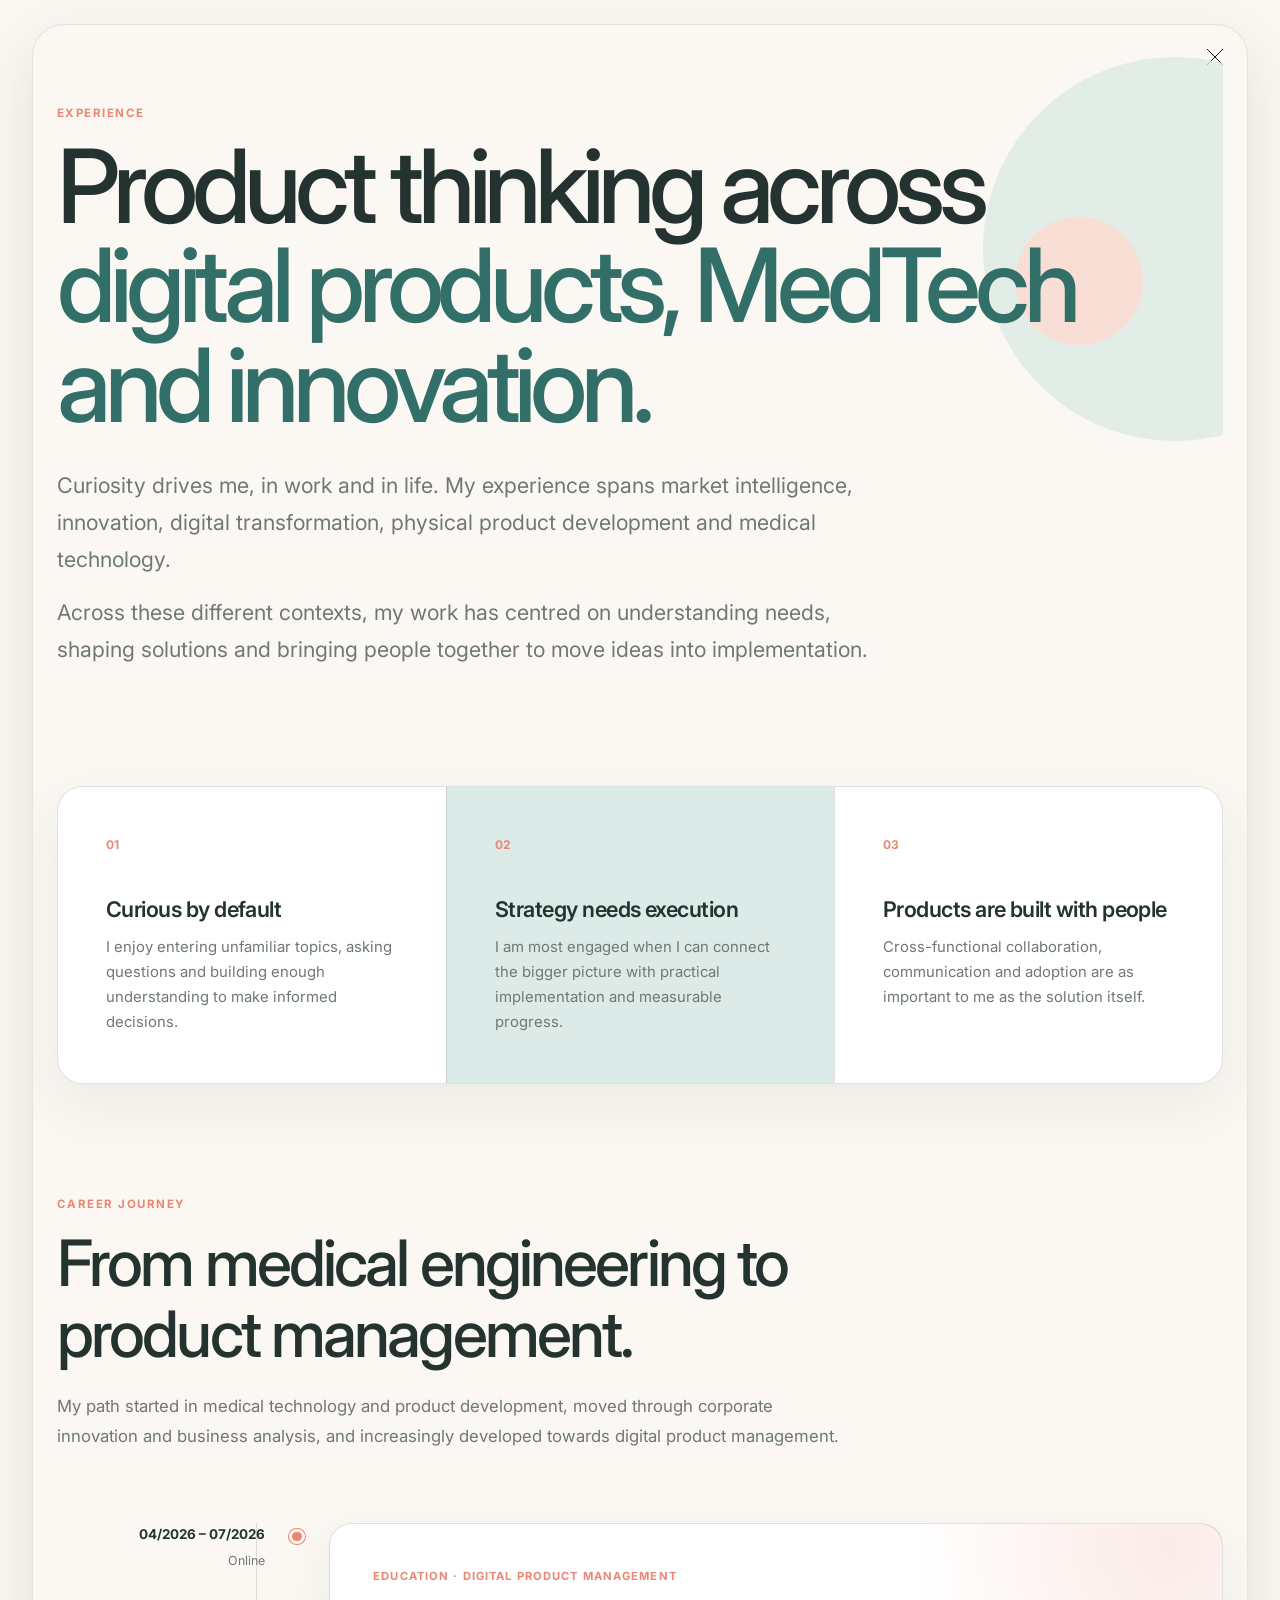
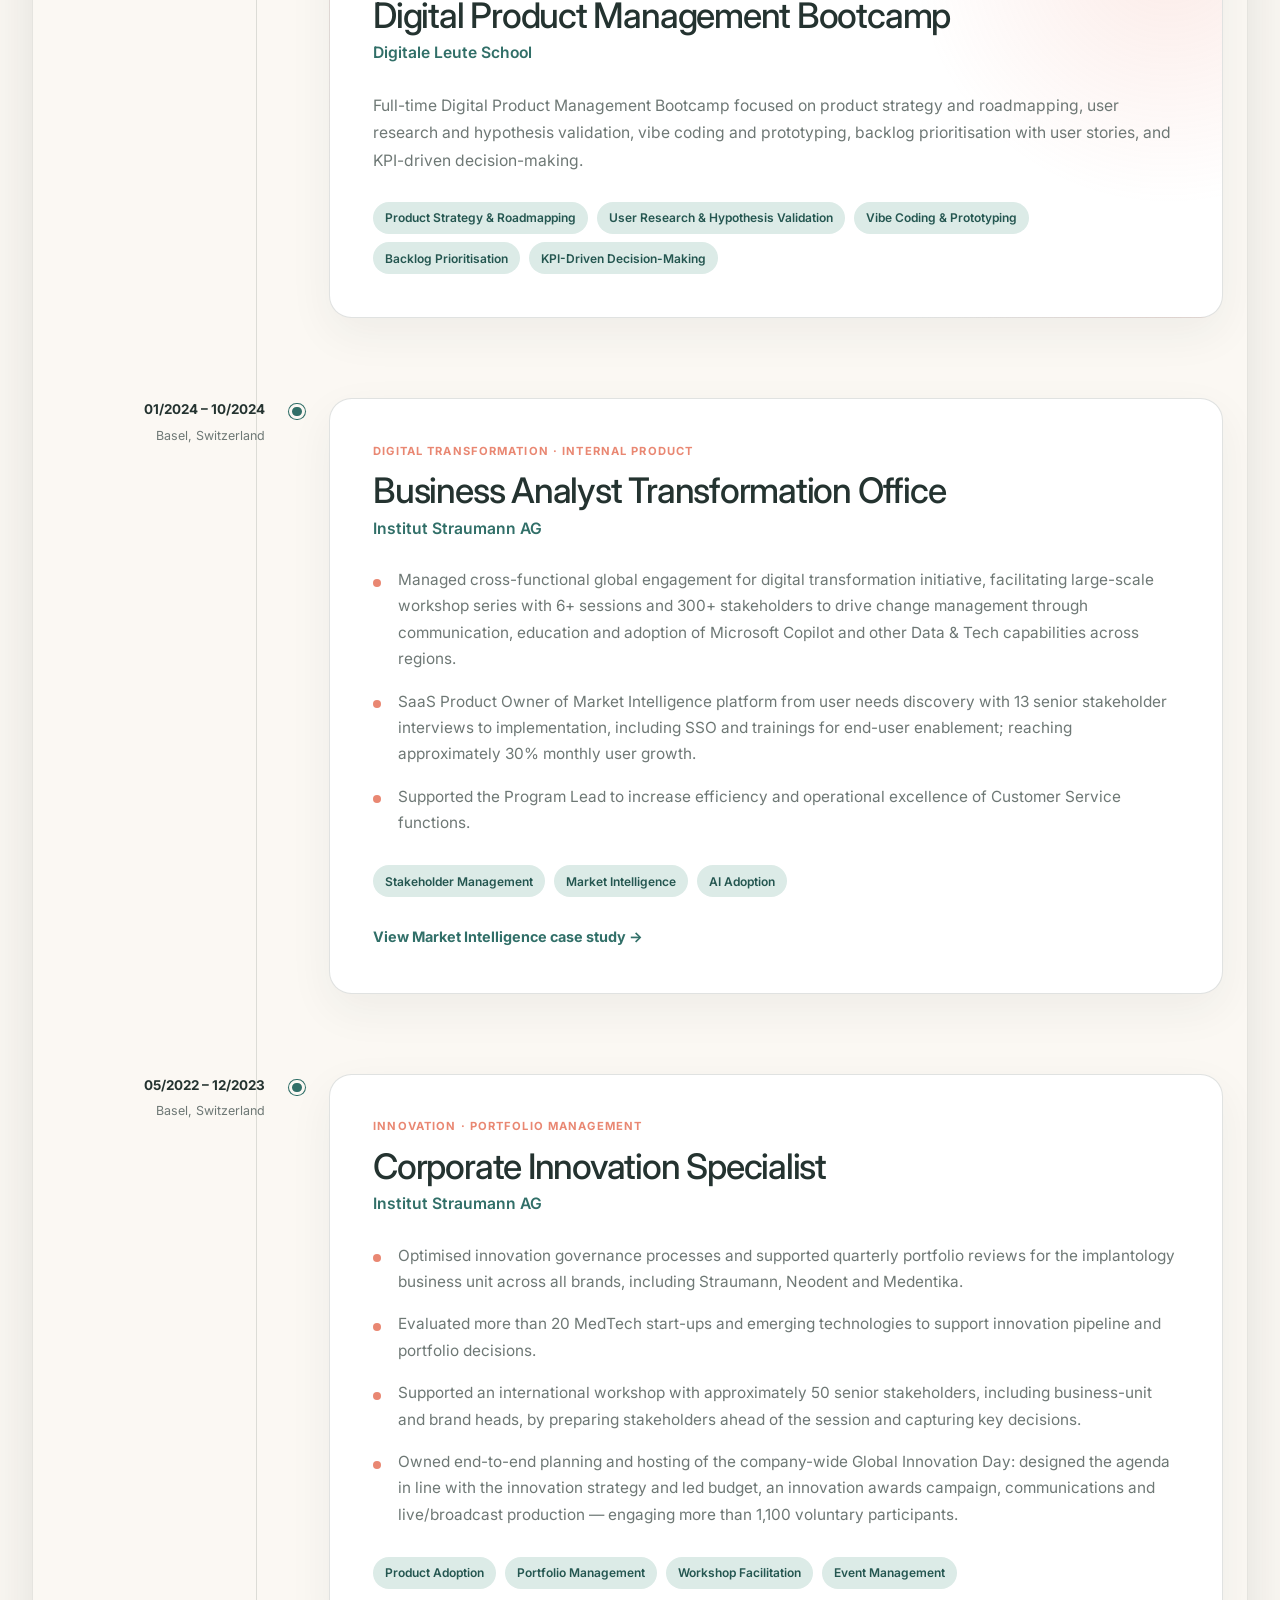
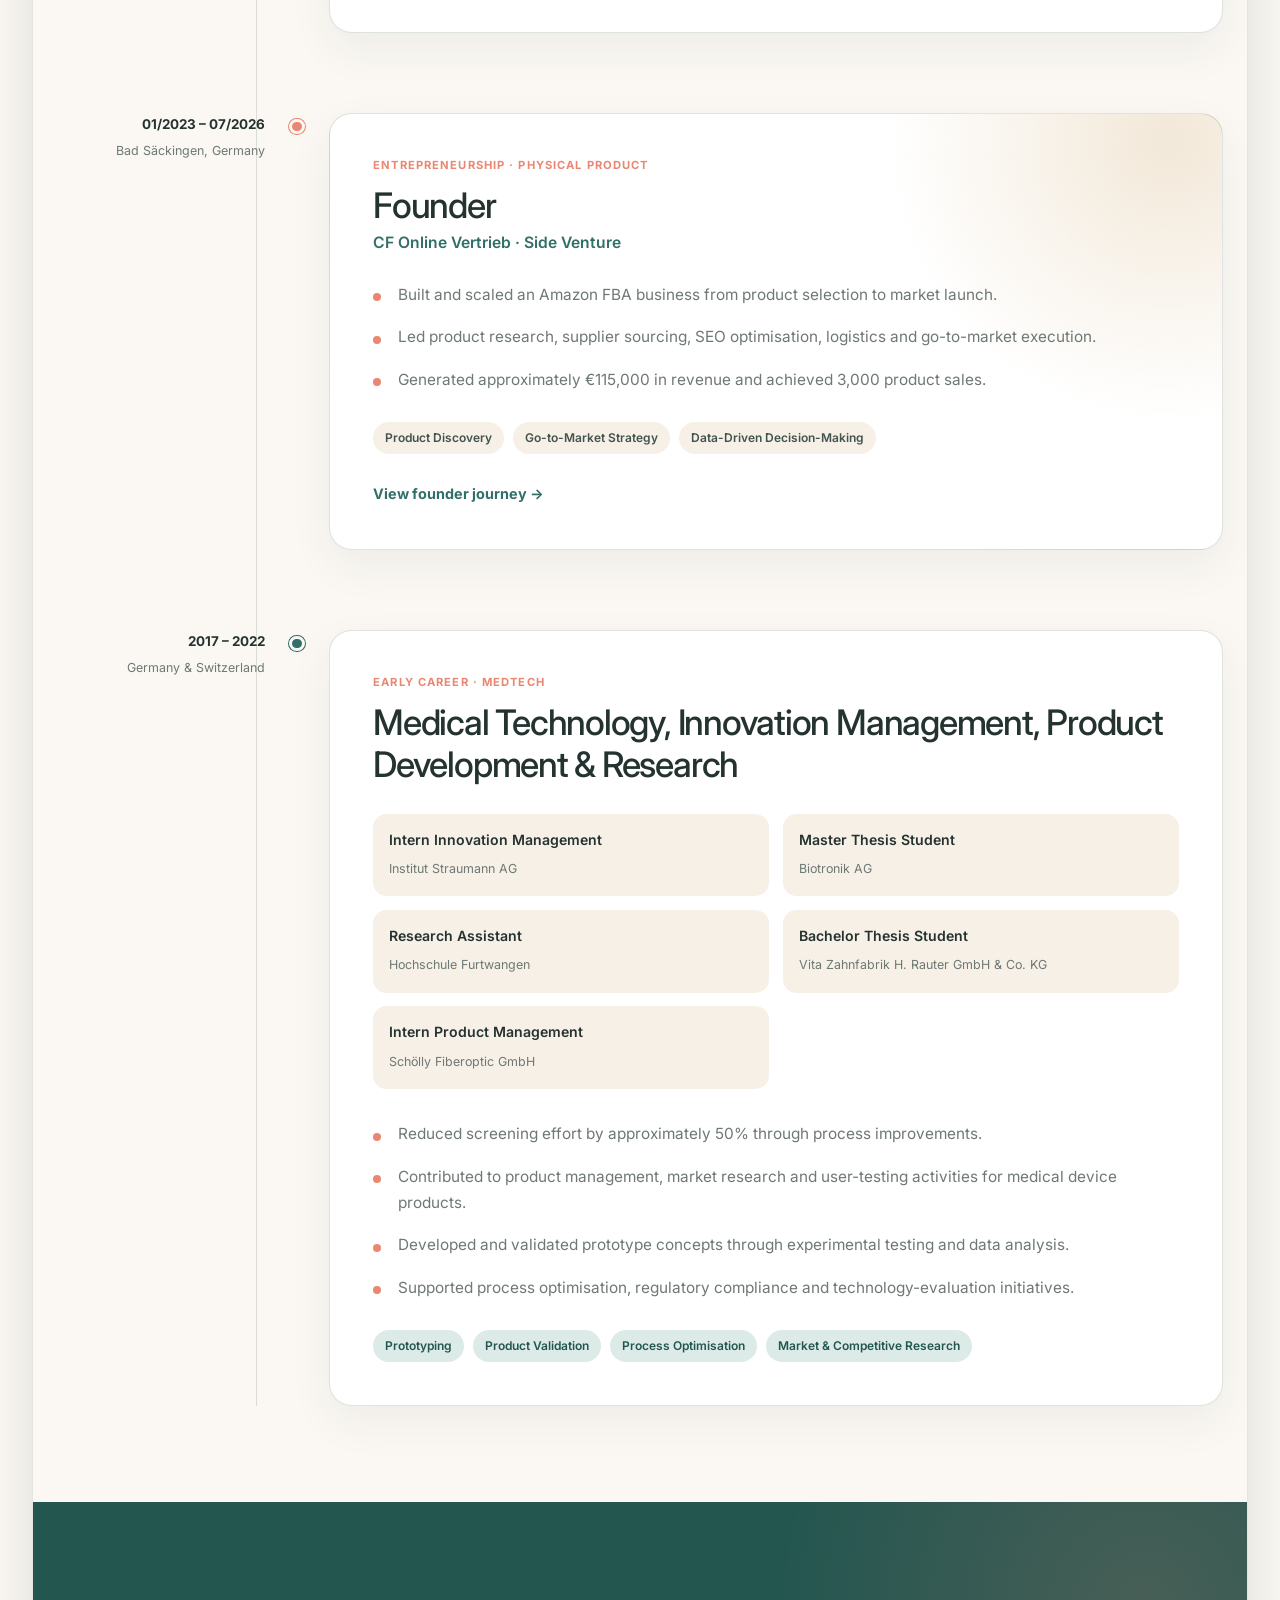
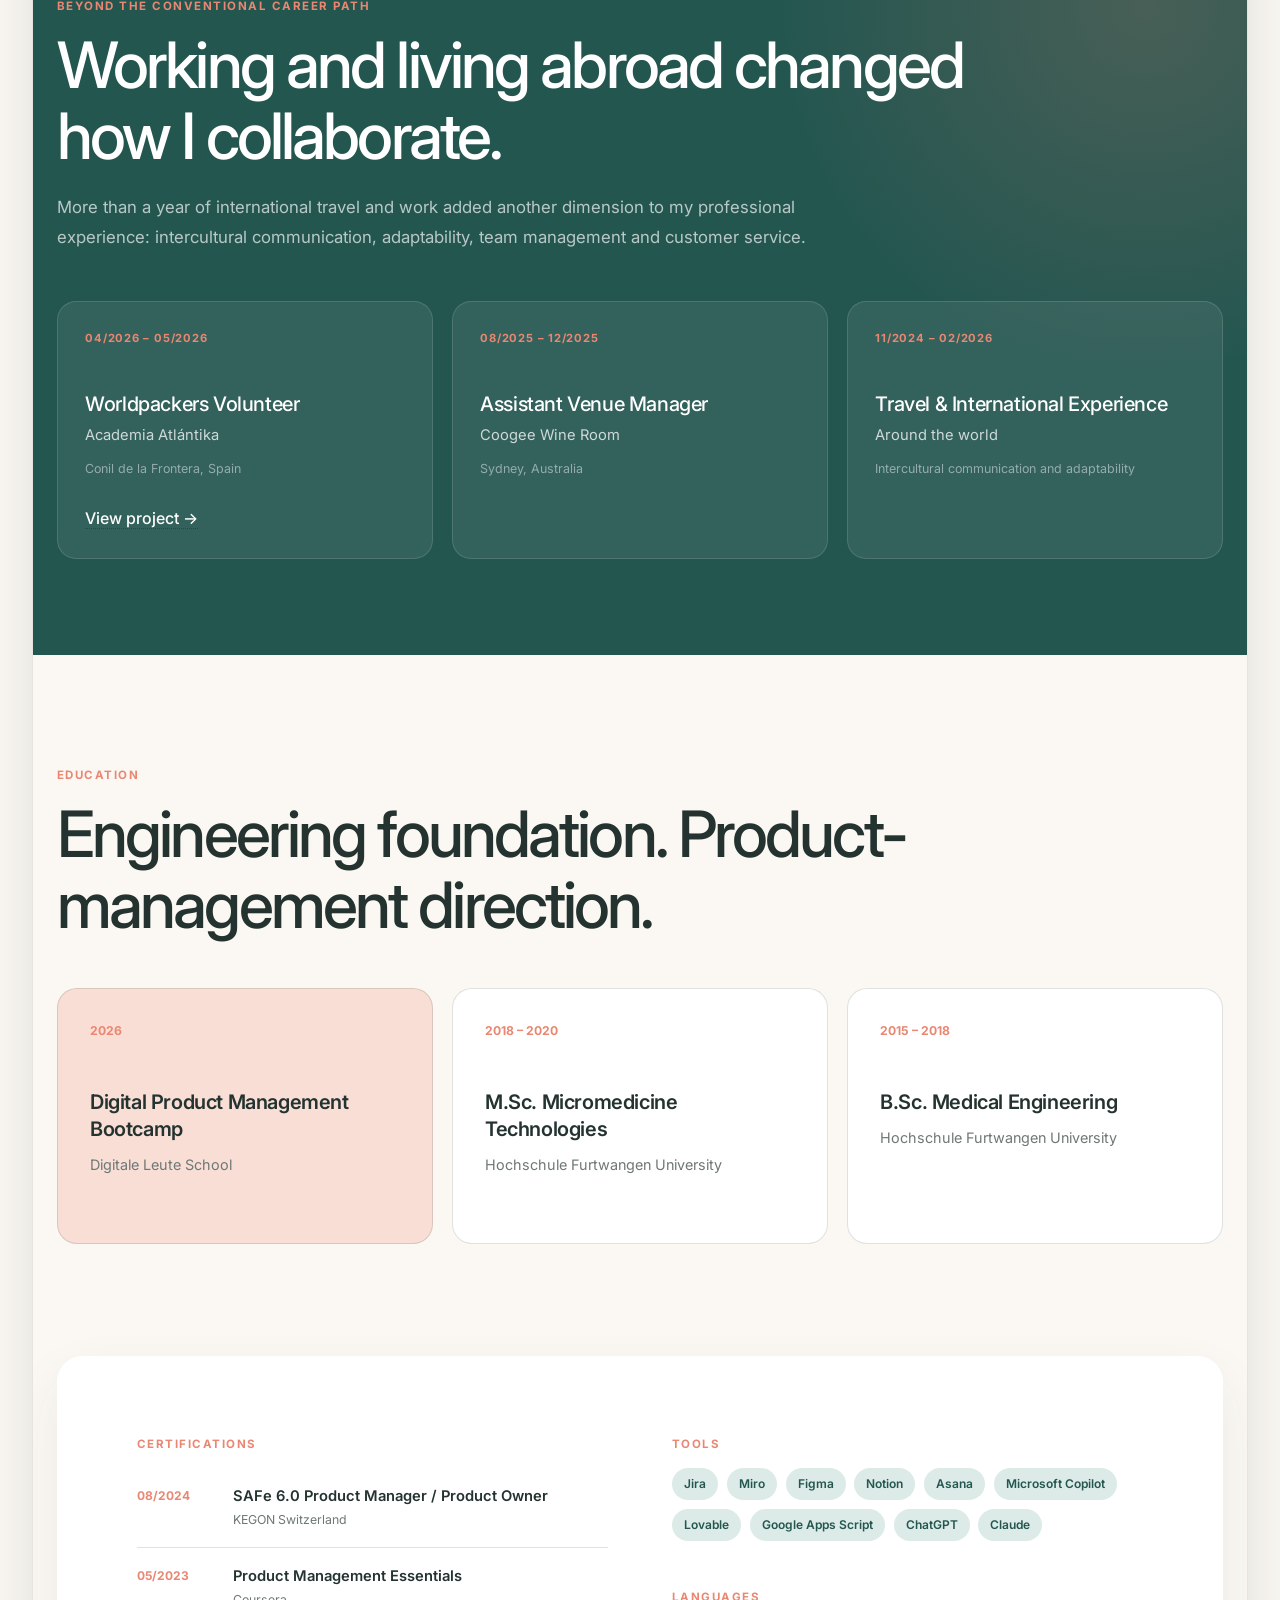
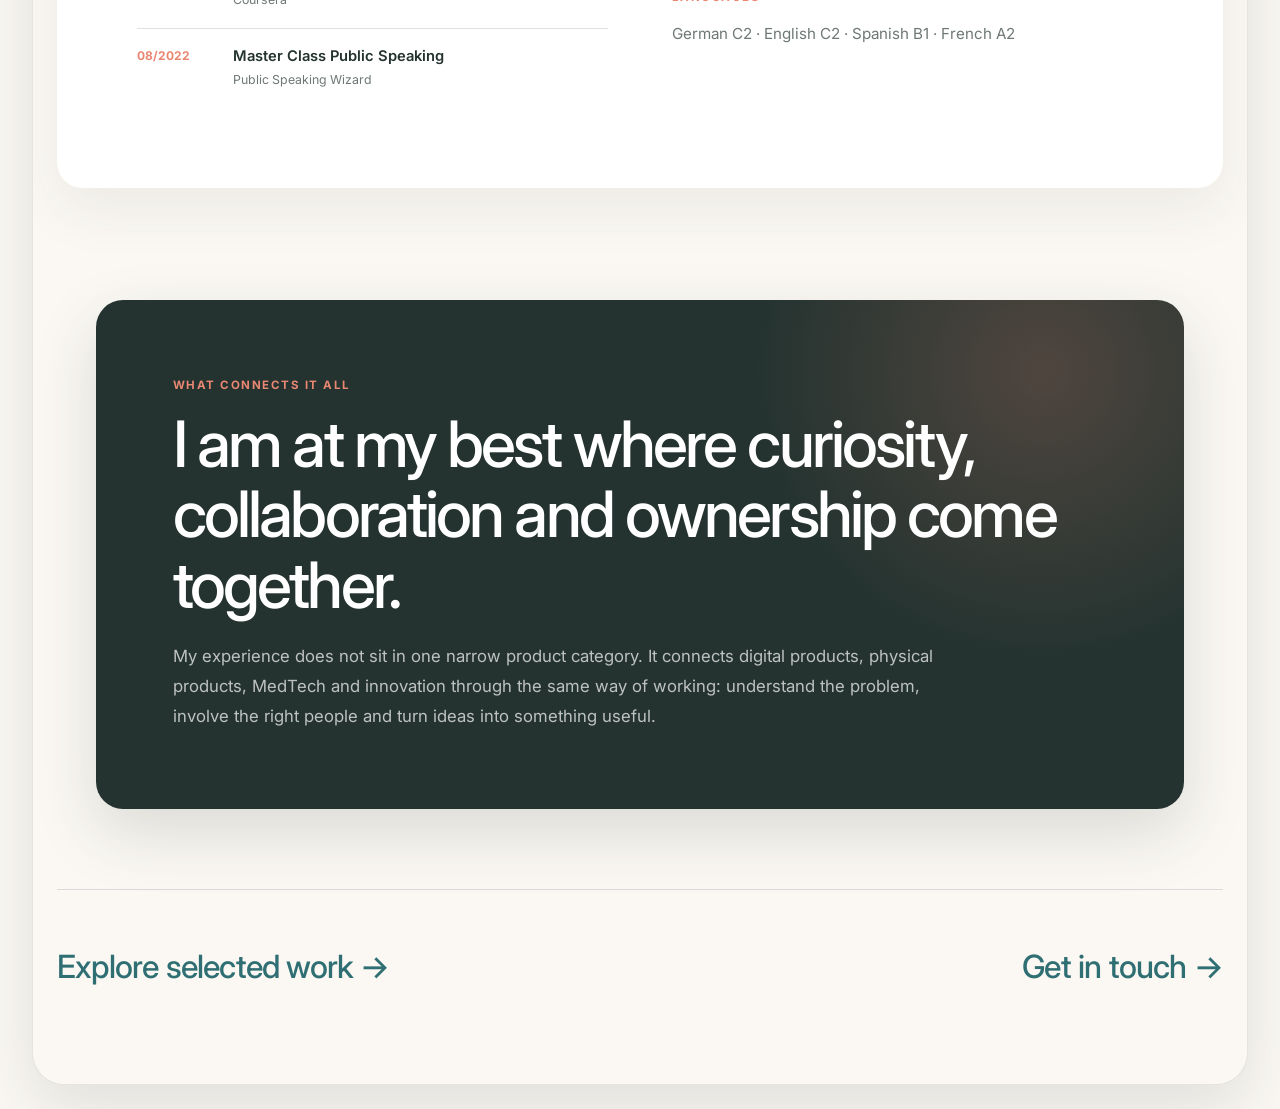
<file: Experience.html>
<!DOCTYPE HTML>
<html lang="en">

<head>
    <title>Experience | Cathrina Flum</title>

    <meta charset="utf-8">

    <meta
        name="viewport"
        content="width=device-width, initial-scale=1, user-scalable=no"
    >

    <link
        rel="stylesheet"
        href="assets/css/main.css"
    >
    <link rel="icon" type="image/svg+xml" href="images/Flavicon.svg">
</head>

<body class="experience-page">
    <div class="experience-shell">
        <main class="experience-main">
            <div class="close" onclick="window.location.href='index.html'">
                Close
            </div>
            
        <!-- HERO -->

        <section class="experience-hero">

            <p class="experience-eyebrow">
                Experience
            </p>

            <h1>
                Product thinking across
                <span>digital products, MedTech and innovation.</span>
            </h1>

            <p class="experience-intro">
                Curiosity drives me, in work and in life. My experience spans
                market intelligence, innovation, digital transformation,
                physical product development and medical technology.
            </p>

            <p class="experience-intro">
                Across these different contexts, my work has centred on
                understanding needs, shaping solutions and bringing people
                together to move ideas into implementation.
            </p>

        </section>


        <!-- EXPERIENCE PRINCIPLES -->

        <section class="experience-values">

            <article>
                

                <span class="experience-value-number">
                    01
                </span>

                <h2>
                    Curious by default
                </h2>

                <p>
                    I enjoy entering unfamiliar topics, asking questions and
                    building enough understanding to make informed decisions.
                </p>

            </article>


            <article>

                <span class="experience-value-number">
                    02
                </span>

                <h2>
                    Strategy needs execution
                </h2>

                <p>
                    I am most engaged when I can connect the bigger picture with
                    practical implementation and measurable progress.
                </p>

            </article>


            <article>

                <span class="experience-value-number">
                    03
                </span>

                <h2>
                    Products are built with people
                </h2>

                <p>
                    Cross-functional collaboration, communication and adoption
                    are as important to me as the solution itself.
                </p>

            </article>

        </section>


        <!-- CAREER STORY -->

        <section class="experience-story">

            <div class="experience-story-heading">

                <p class="experience-eyebrow">
                    Career journey
                </p>

                <h2>
                    From medical engineering to product management.
                </h2>

                <p>
                    My path started in medical technology and product
                    development, moved through corporate innovation and business
                    analysis, and increasingly developed towards digital product
                    management.
                </p>

            </div>


            <div class="experience-timeline">


                <!-- DIGITAL PRODUCT MANAGEMENT -->

                <article class="experience-entry experience-entry-featured">

                    <div class="experience-entry-meta">

                        <span class="experience-date">
                            04/2026 – 07/2026
                        </span>

                        <span class="experience-location">
                            Online
                        </span>

                    </div>

                    <div class="experience-entry-marker">
                        <span></span>
                    </div>

                    <div class="experience-entry-content">

                        <p class="experience-entry-type">
                            Education · Digital Product Management
                        </p>

                        <h3>
                            Digital Product Management Bootcamp
                        </h3>

                        <p class="experience-company">
                            Digitale Leute School
                        </p>

                        <p>
                            Full-time Digital Product Management Bootcamp focused
                            on product strategy and roadmapping, user research
                            and hypothesis validation, vibe coding and
                            prototyping, backlog prioritisation with user
                            stories, and KPI-driven decision-making.
                        </p>

                        <div class="experience-skills">

                            <span>Product Strategy &amp; Roadmapping</span>
                            <span>User Research &amp; Hypothesis Validation</span>
                            <span>Vibe Coding &amp; Prototyping</span>
                            <span>Backlog Prioritisation</span>
                            <span>KPI-Driven Decision-Making</span>

                        </div>

                    </div>

                </article>


                <!-- BUSINESS ANALYST -->

                <article class="experience-entry">
                    
                    <div class="experience-entry-meta">

                        <span class="experience-date">
                            01/2024 – 10/2024
                        </span>

                        <span class="experience-location">
                            Basel, Switzerland
                        </span>

                    </div>

                    <div class="experience-entry-marker">
                        <span></span>
                    </div>

                    <div class="experience-entry-content">

                        <p class="experience-entry-type">
                            Digital Transformation · Internal Product
                        </p>

                        <h3>
                            Business Analyst Transformation Office
                        </h3>

                        <p class="experience-company">
                            Institut Straumann AG
                        </p>

                        <ul class="experience-achievements">

                            <li>
                                Managed cross-functional global engagement for
                                digital transformation initiative, facilitating
                                large-scale workshop series with 6+ sessions and
                                300+ stakeholders to drive change management
                                through communication, education and adoption of
                                Microsoft Copilot and other Data &amp; Tech
                                capabilities across regions.
                            </li>

                            <li>
                                SaaS Product Owner of Market Intelligence
                                platform from user needs discovery with 13
                                senior stakeholder interviews to implementation,
                                including SSO and trainings for end-user
                                enablement; reaching approximately 30% monthly
                                user growth.
                            </li>

                            <li>
                                Supported the Program Lead to increase efficiency
                                and operational excellence of Customer Service
                                functions.
                            </li>

                        </ul>

                        <div class="experience-skills">

                            <span>Stakeholder Management</span>
                            <span>Market Intelligence</span>
                            <span>AI Adoption</span>

                        </div>

                        <a
                            href="Market-Intelligence.html"
                            class="experience-project-link"
                        >
                            View Market Intelligence case study →
                        </a>

                    </div>

                </article>


                <!-- CORPORATE INNOVATION -->

                <article class="experience-entry">
                    
                    <div class="experience-entry-meta">

                        <span class="experience-date">
                            05/2022 – 12/2023
                        </span>

                        <span class="experience-location">
                            Basel, Switzerland
                        </span>

                    </div>

                    <div class="experience-entry-marker">
                        <span></span>
                    </div>

                    <div class="experience-entry-content">

                        <p class="experience-entry-type">
                            Innovation · Portfolio Management
                        </p>

                        <h3>
                            Corporate Innovation Specialist
                        </h3>

                        <p class="experience-company">
                            Institut Straumann AG
                        </p>

                        <ul class="experience-achievements">

                            <li>
                                Optimised innovation governance processes and
                                supported quarterly portfolio reviews for the
                                implantology business unit across all brands,
                                including Straumann, Neodent and Medentika.
                            </li>

                            <li>
                                Evaluated more than 20 MedTech start-ups and
                                emerging technologies to support innovation
                                pipeline and portfolio decisions.
                            </li>

                            <li>
                                Supported an international workshop with
                                approximately 50 senior stakeholders, including
                                business-unit and brand heads, by preparing
                                stakeholders ahead of the session and capturing
                                key decisions.
                            </li>

                            <li>
                                Owned end-to-end planning and hosting of the
                                company-wide Global Innovation Day: designed the
                                agenda in line with the innovation strategy and
                                led budget, an innovation awards campaign,
                                communications and live/broadcast production —
                                engaging more than 1,100 voluntary participants.
                            </li>

                        </ul>

                        <div class="experience-skills">

                            <span>Product Adoption</span>
                            <span>Portfolio Management</span>
                            <span>Workshop Facilitation</span>
                            <span>Event Management</span>

                        </div>

                    </div>

                </article>


                <!-- FOUNDER -->

                <article class="experience-entry experience-entry-founder">
                    
                    <div class="experience-entry-meta">

                        <span class="experience-date">
                            01/2023 – 07/2026
                        </span>

                        <span class="experience-location">
                            Bad Säckingen, Germany
                        </span>

                    </div>

                    <div class="experience-entry-marker">
                        <span></span>
                    </div>

                    <div class="experience-entry-content">

                        <p class="experience-entry-type">
                            Entrepreneurship · Physical Product
                        </p>

                        <h3>
                            Founder
                        </h3>

                        <p class="experience-company">
                            CF Online Vertrieb · Side Venture
                        </p>

                        <ul class="experience-achievements">

                            <li>
                                Built and scaled an Amazon FBA business from
                                product selection to market launch.
                            </li>

                            <li>
                                Led product research, supplier sourcing, SEO
                                optimisation, logistics and go-to-market
                                execution.
                            </li>

                            <li>
                                Generated approximately €115,000 in revenue and
                                achieved 3,000 product sales.
                            </li>

                        </ul>

                        <div class="experience-skills">

                            <span>Product Discovery</span>
                            <span>Go-to-Market Strategy</span>
                            <span>Data-Driven Decision-Making</span>

                        </div>

                        <a
                            href="Amazon-Business.html"
                            class="experience-project-link"
                        >
                            View founder journey →
                        </a>

                    </div>

                </article>


                <!-- EARLY CAREER -->

                <article class="experience-entry experience-entry-compact">
                
                    <div class="experience-entry-meta">

                        <span class="experience-date">
                            2017 – 2022
                        </span>

                        <span class="experience-location">
                            Germany &amp; Switzerland
                        </span>

                    </div>

                    <div class="experience-entry-marker">
                        <span></span>
                    </div>
                    
                    <div class="experience-entry-content">

                        <p class="experience-entry-type">
                            Early career · MedTech
                        </p>

                        <h3>
                            Medical Technology, Innovation Management,
                            Product Development &amp; Research
                        </h3>

                        <div class="experience-roles">

                            <div>
                                <strong>
                                    Intern Innovation Management
                                </strong>

                                <span>
                                    Institut Straumann AG
                                </span>
                            </div>

                            <div>
                                <strong>
                                    Master Thesis Student
                                </strong>

                                <span>
                                    Biotronik AG
                                </span>
                            </div>

                            <div>
                                <strong>
                                    Research Assistant
                                </strong>

                                <span>
                                    Hochschule Furtwangen
                                </span>
                            </div>

                            <div>
                                <strong>
                                    Bachelor Thesis Student
                                </strong>

                                <span>
                                    Vita Zahnfabrik H. Rauter GmbH &amp; Co. KG
                                </span>
                            </div>

                            <div>
                                <strong>
                                    Intern Product Management
                                </strong>

                                <span>
                                    Schölly Fiberoptic GmbH
                                </span>
                            </div>

                        </div>

                        <ul class="experience-achievements">

                            <li>
                                Reduced screening effort by approximately 50%
                                through process improvements.
                            </li>

                            <li>
                                Contributed to product management, market
                                research and user-testing activities for medical
                                device products.
                            </li>

                            <li>
                                Developed and validated prototype concepts
                                through experimental testing and data analysis.
                            </li>

                            <li>
                                Supported process optimisation, regulatory
                                compliance and technology-evaluation initiatives.
                            </li>

                        </ul>

                        <div class="experience-skills">

                            <span>Prototyping</span>
                            <span>Product Validation</span>
                            <span>Process Optimisation</span>
                            <span>Market &amp; Competitive Research</span>

                        </div>

                    </div>

                </article>

            </div>

        </section>


        <!-- INTERNATIONAL EXPERIENCE -->

        <section id="international-experience" class="experience-international">

            <div class="experience-international-copy">

                <p class="experience-eyebrow">
                    Beyond the conventional career path
                </p>

                <h2>
                    Working and living abroad changed how I collaborate.
                </h2>

                <p>
                    More than a year of international travel and work added
                    another dimension to my professional experience:
                    intercultural communication, adaptability, team management
                    and customer service.
                </p>

            </div>


            <div class="experience-international-grid">

                <article>

                    <span class="experience-international-date">
                        04/2026 – 05/2026
                    </span>

                    <h3>
                        Worldpackers Volunteer
                    </h3>

                    <p>
                        Academia Atlántika
                    </p>

                    <small>
                        Conil de la Frontera, Spain
                    </small>

                    <p class="international-project-link">
                        <a href="WebApp.html">
                            View project →
                        </a>
                    </p>

                </article>


                <article>

                    <span class="experience-international-date">
                        08/2025 – 12/2025
                    </span>

                    <h3>
                        Assistant Venue Manager
                    </h3>

                    <p>
                        Coogee Wine Room
                    </p>

                    <small>
                        Sydney, Australia
                    </small>

                </article>


                <article>

                    <span class="experience-international-date">
                        11/2024 – 02/2026
                    </span>

                    <h3>
                        Travel &amp; International Experience
                    </h3>

                    <p>
                        Around the world
                    </p>

                    <small>
                        Intercultural communication and adaptability
                    </small>

                </article>

            </div>

        </section>


        <!-- EDUCATION -->

        <section class="experience-education">

            <div class="experience-education-heading">

                <p class="experience-eyebrow">
                    Education
                </p>

                <h2>
                    Engineering foundation.
                    Product-management direction.
                </h2>

            </div>


            <div class="experience-education-grid">

                <article class="experience-education-card">

                    <span>
                        2026
                    </span>

                    <h3>
                        Digital Product Management Bootcamp
                    </h3>

                    <p>
                        Digitale Leute School
                    </p>

                </article>


                <article class="experience-education-card">

                    <span>
                        2018 – 2020
                    </span>

                    <h3>
                        M.Sc. Micromedicine Technologies
                    </h3>

                    <p>
                        Hochschule Furtwangen University
                    </p>

                </article>


                <article class="experience-education-card">

                    <span>
                        2015 – 2018
                    </span>

                    <h3>
                        B.Sc. Medical Engineering
                    </h3>

                    <p>
                        Hochschule Furtwangen University
                    </p>

                </article>

            </div>

        </section>


        <!-- CERTIFICATIONS AND TOOLS -->

        <section class="experience-capabilities">

            <div class="experience-capability-column">

                <p class="experience-eyebrow">
                    Certifications
                </p>

                <div class="experience-list">

                    <article>

                        <span>
                            08/2024
                        </span>

                        <p>
                            SAFe 6.0 Product Manager / Product Owner
                        </p>

                        <small>
                            KEGON Switzerland
                        </small>

                    </article>


                    <article>

                        <span>
                            05/2023
                        </span>

                        <p>
                            Product Management Essentials
                        </p>

                        <small>
                            Coursera
                        </small>

                    </article>


                    <article>

                        <span>
                            08/2022
                        </span>

                        <p>
                            Master Class Public Speaking
                        </p>

                        <small>
                            Public Speaking Wizard
                        </small>

                    </article>

                </div>

            </div>


            <div class="experience-capability-column">

                <p class="experience-eyebrow">
                    Tools
                </p>

                <div class="experience-tool-cloud">

                    <span>Jira</span>
                    <span>Miro</span>
                    <span>Figma</span>
                    <span>Notion</span>
                    <span>Asana</span>
                    <span>Microsoft Copilot</span>
                    <span>Lovable</span>
                    <span>Google Apps Script</span>
                    <span>ChatGPT</span>
                    <span>Claude</span>

                </div>

                <p class="experience-eyebrow experience-language-label">
                    Languages
                </p>

                <p class="experience-languages">
                    German C2 · English C2 · Spanish B1 · French A2
                </p>

            </div>

        </section>


        <!-- FINAL STATEMENT -->

        <section class="experience-closing">

            <p class="experience-eyebrow">
                What connects it all
            </p>

            <h2>
                I am at my best where curiosity, collaboration and ownership
                come together.
            </h2>

            <p>
                My experience does not sit in one narrow product category. It
                connects digital products, physical products, MedTech and
                innovation through the same way of working: understand the
                problem, involve the right people and turn ideas into something
                useful.
            </p>

        </section>


        <footer class="experience-footer">

            <a href="index.html#work">
                Explore selected work →
            </a>

            <a href="index.html#contact">
                Get in touch →
            </a>

        </footer>

    </main>

</body>
</div>
</html>
</file>
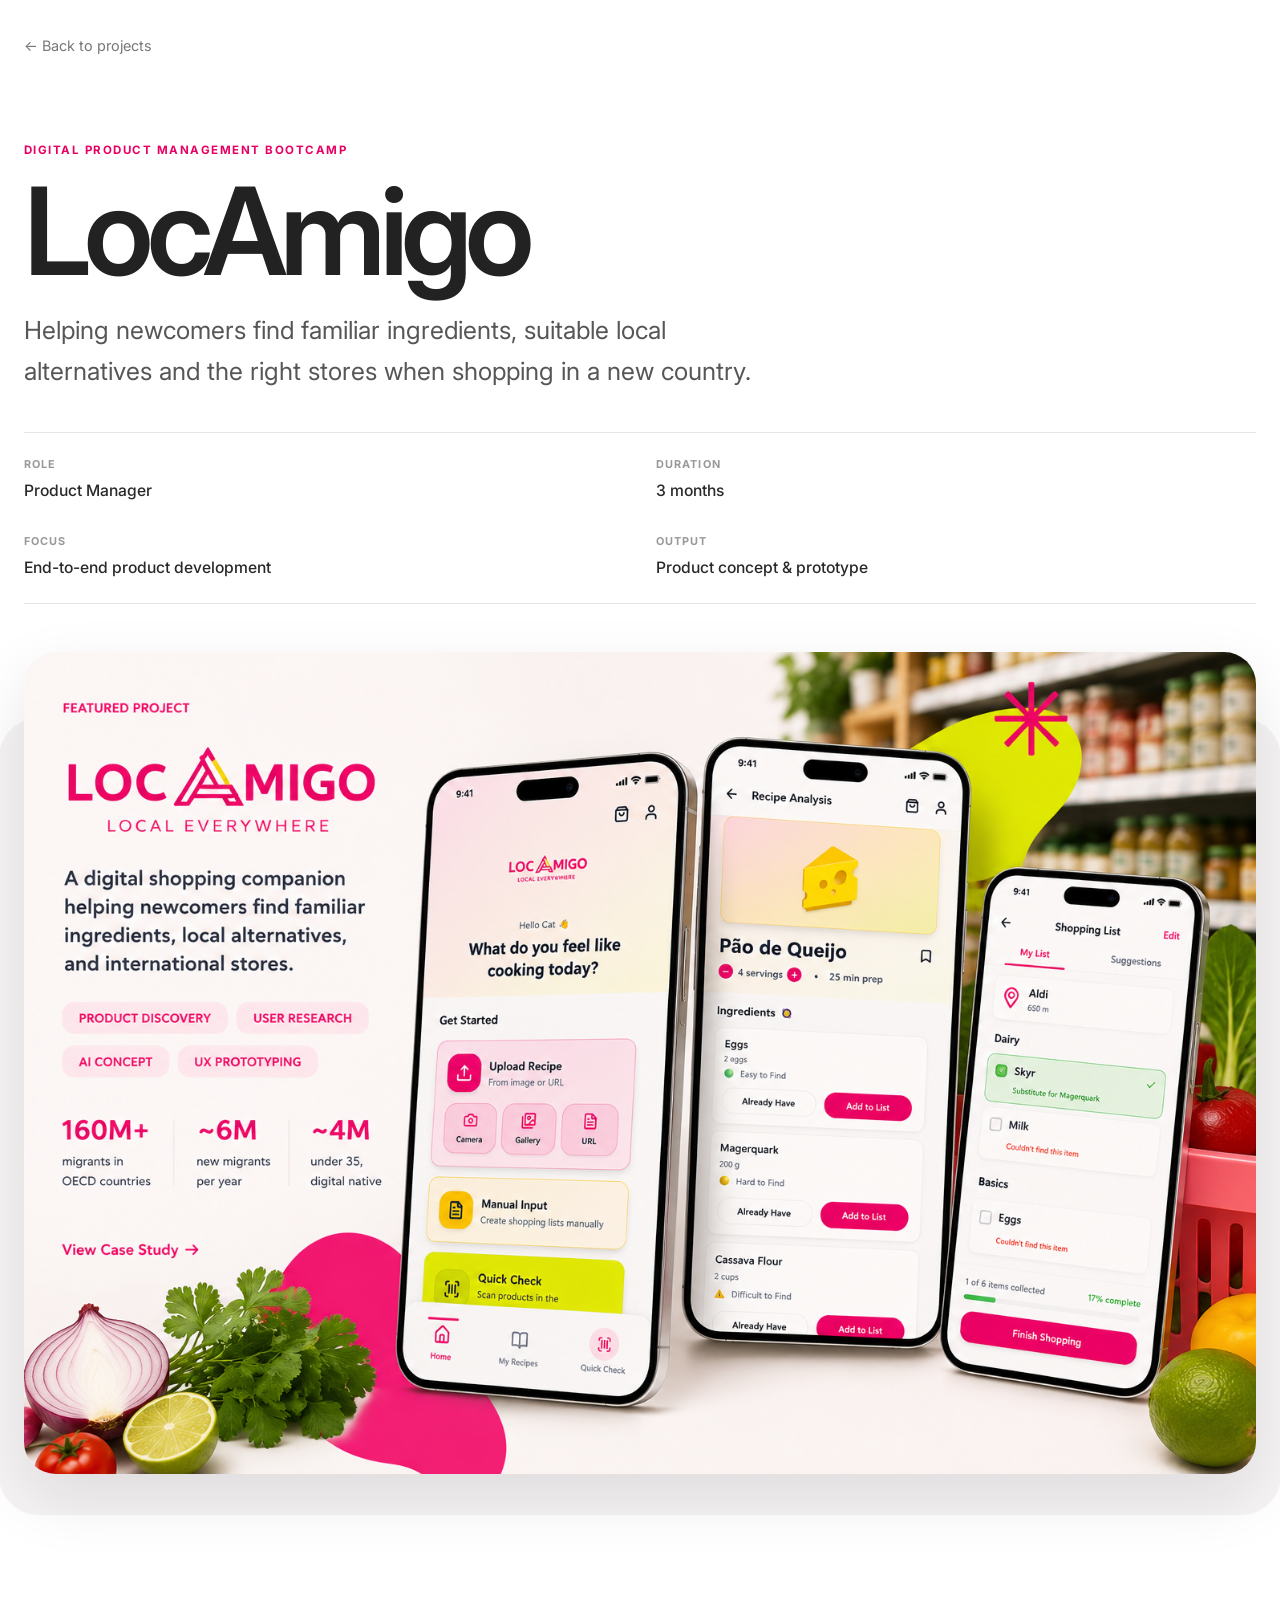
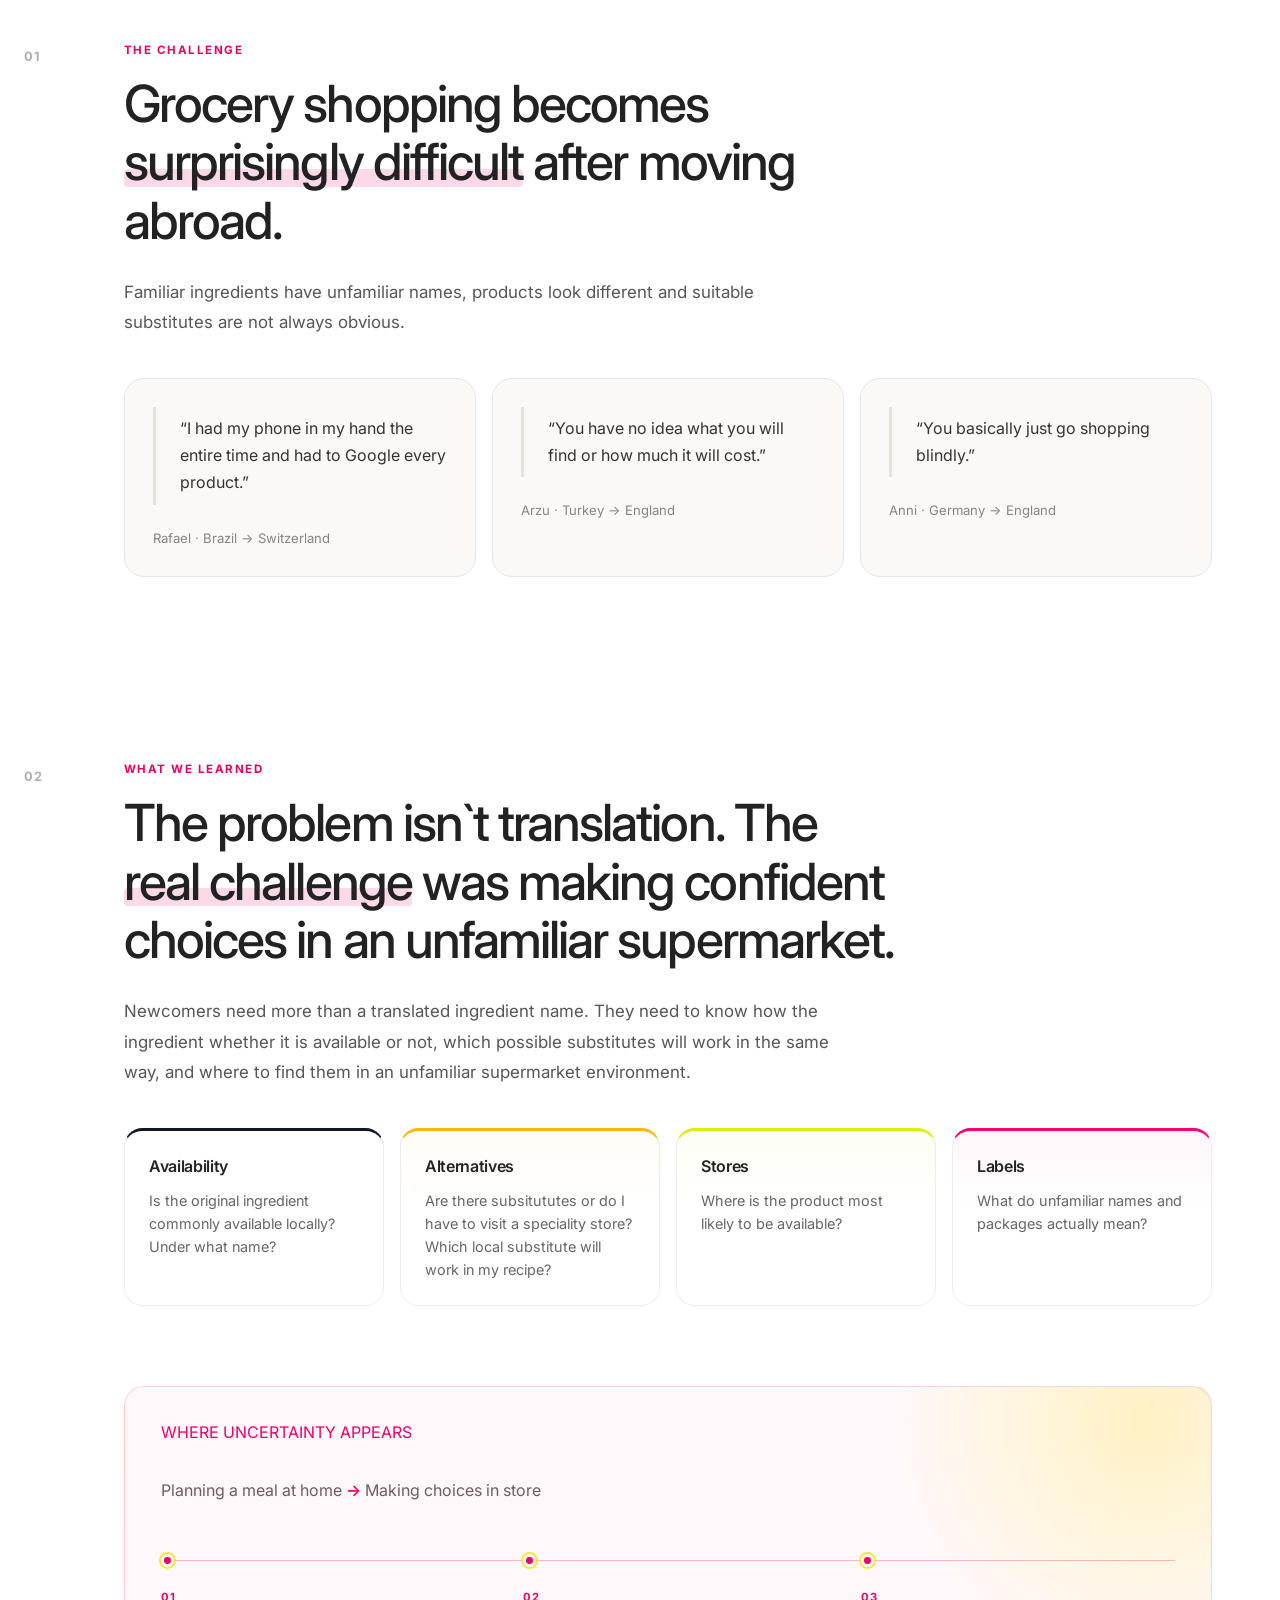
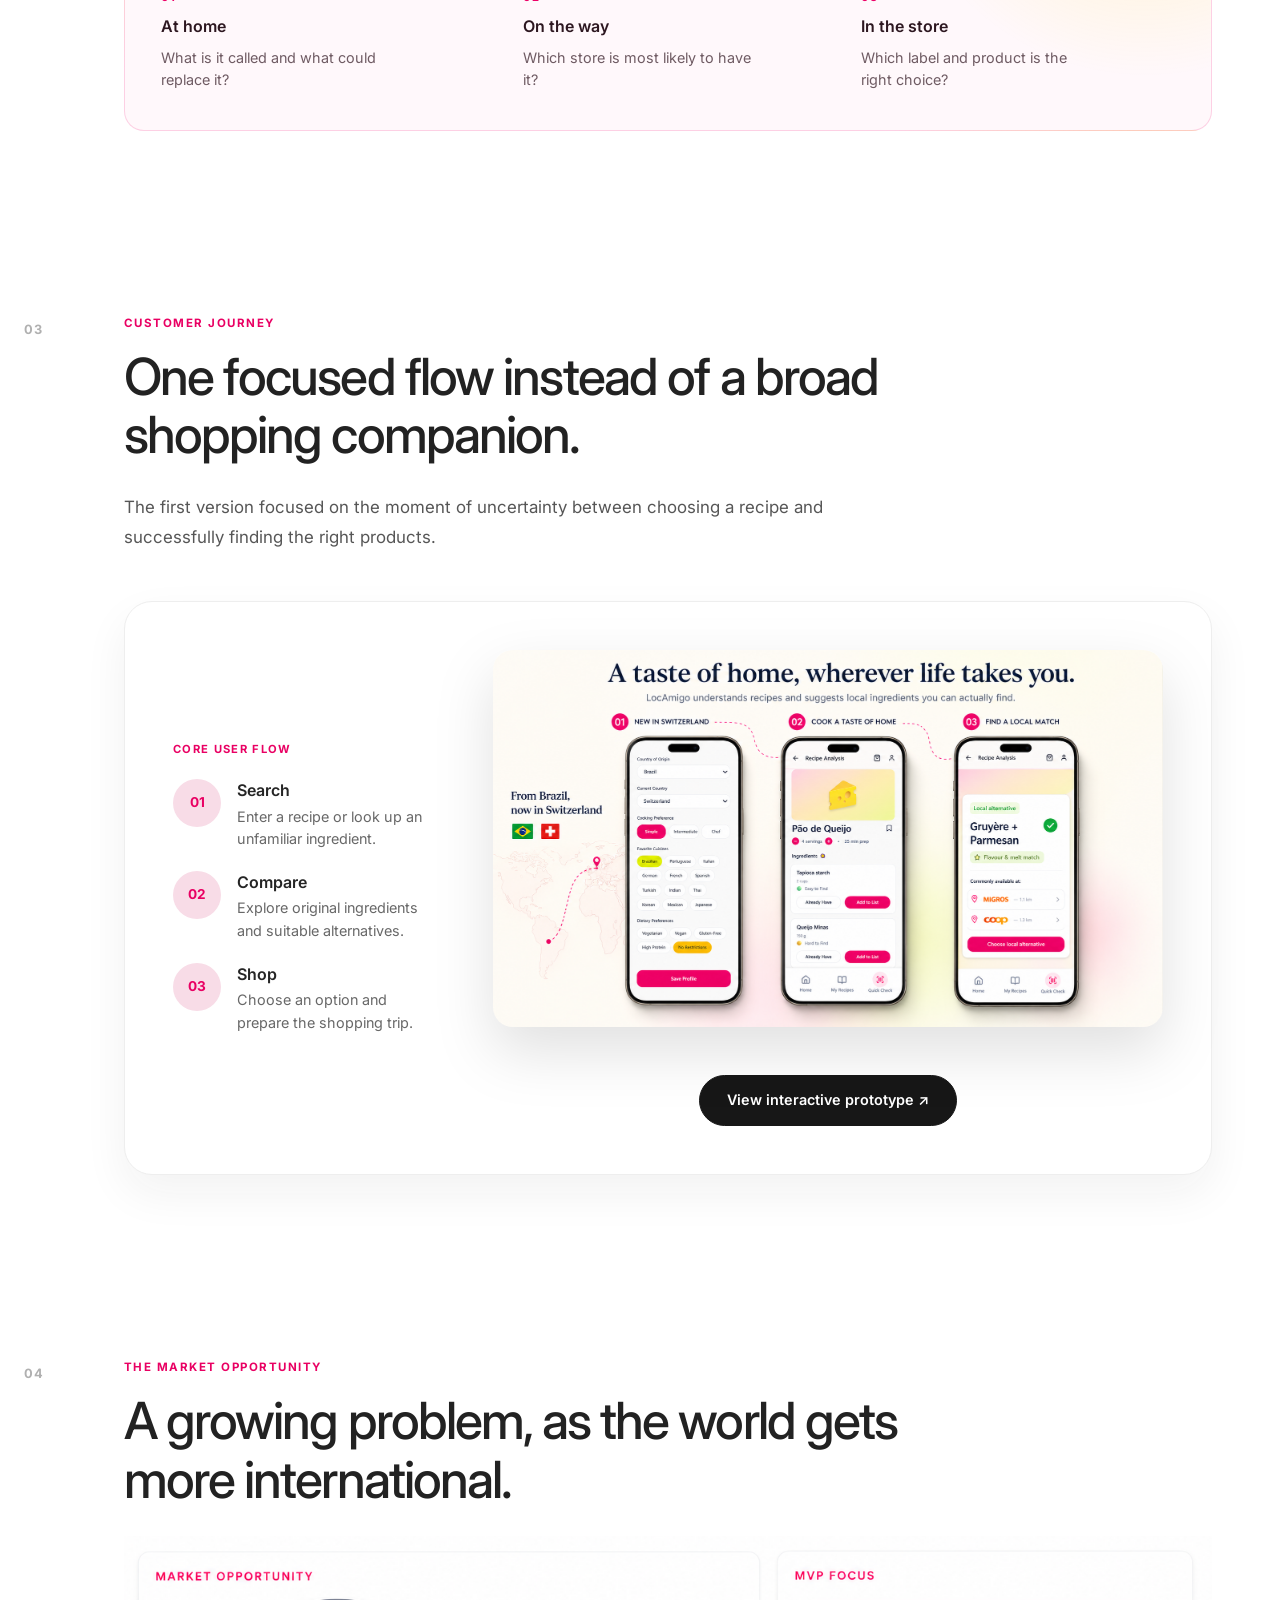
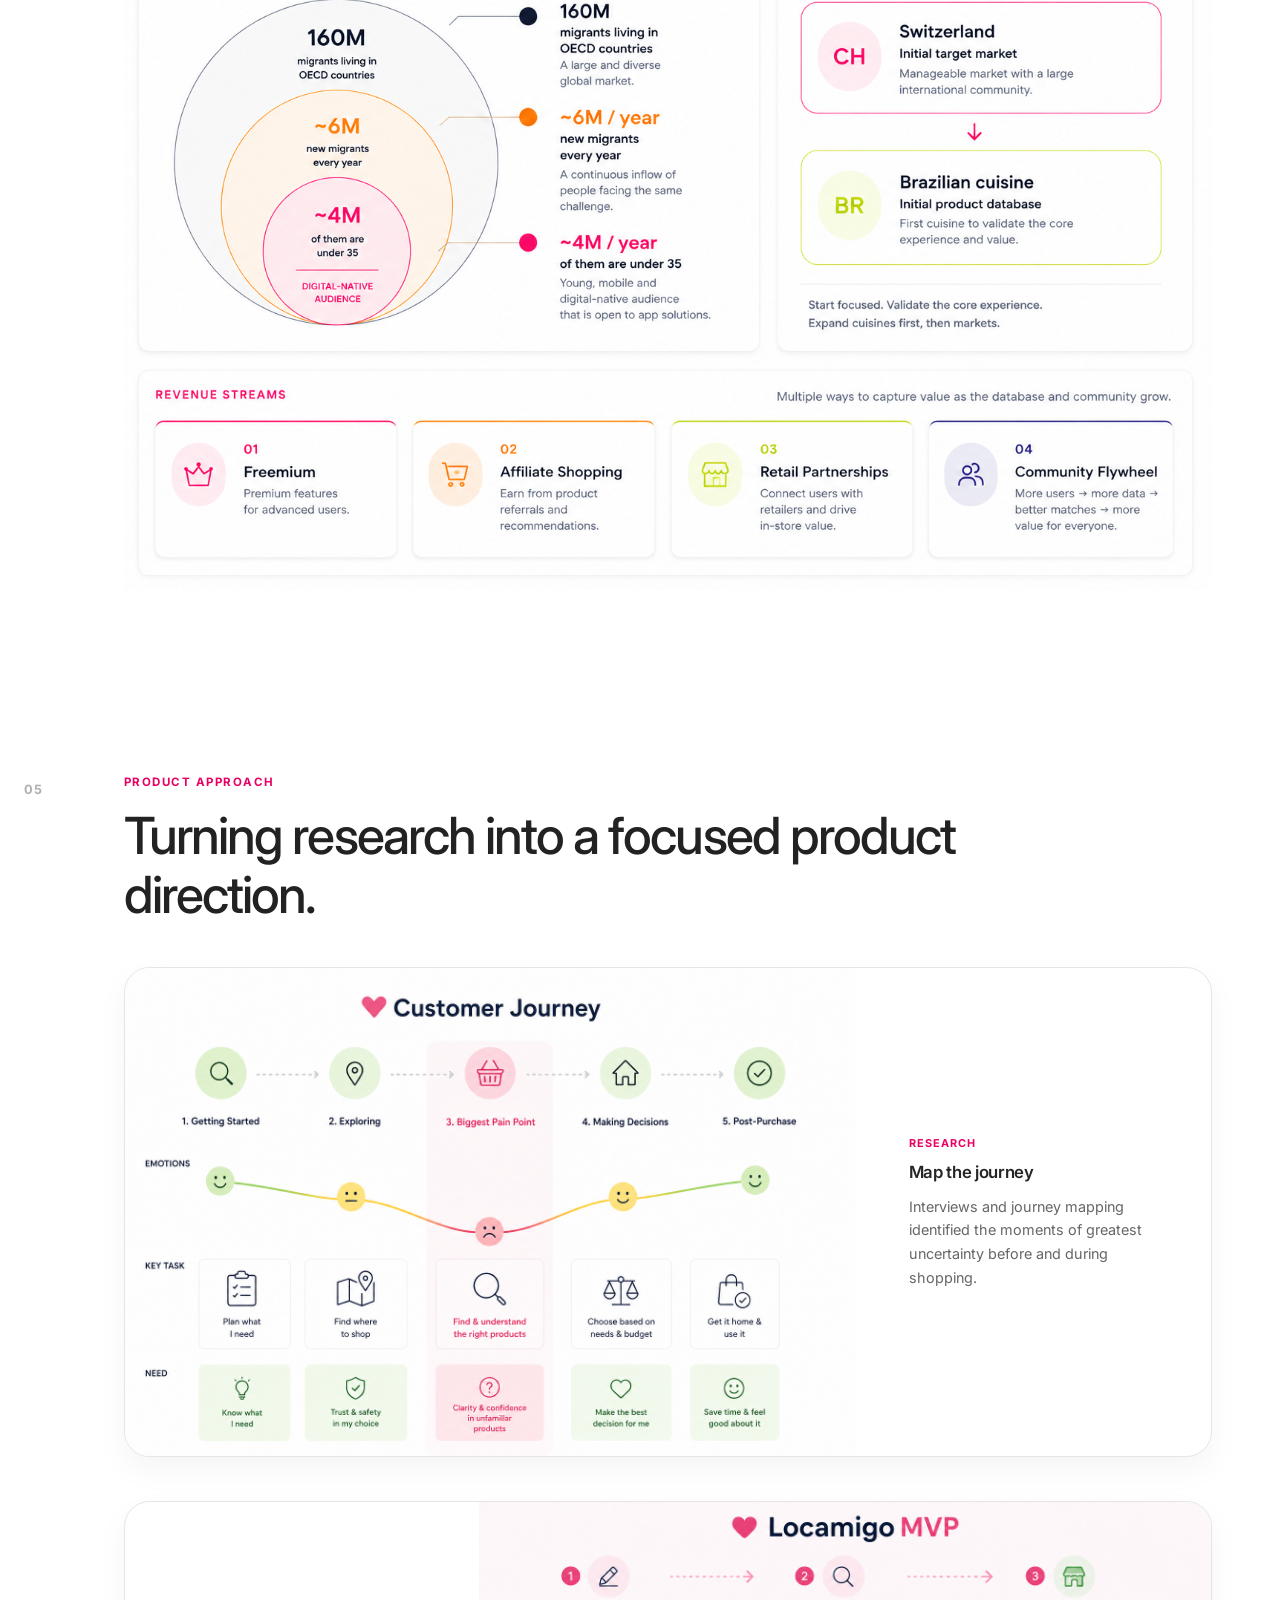
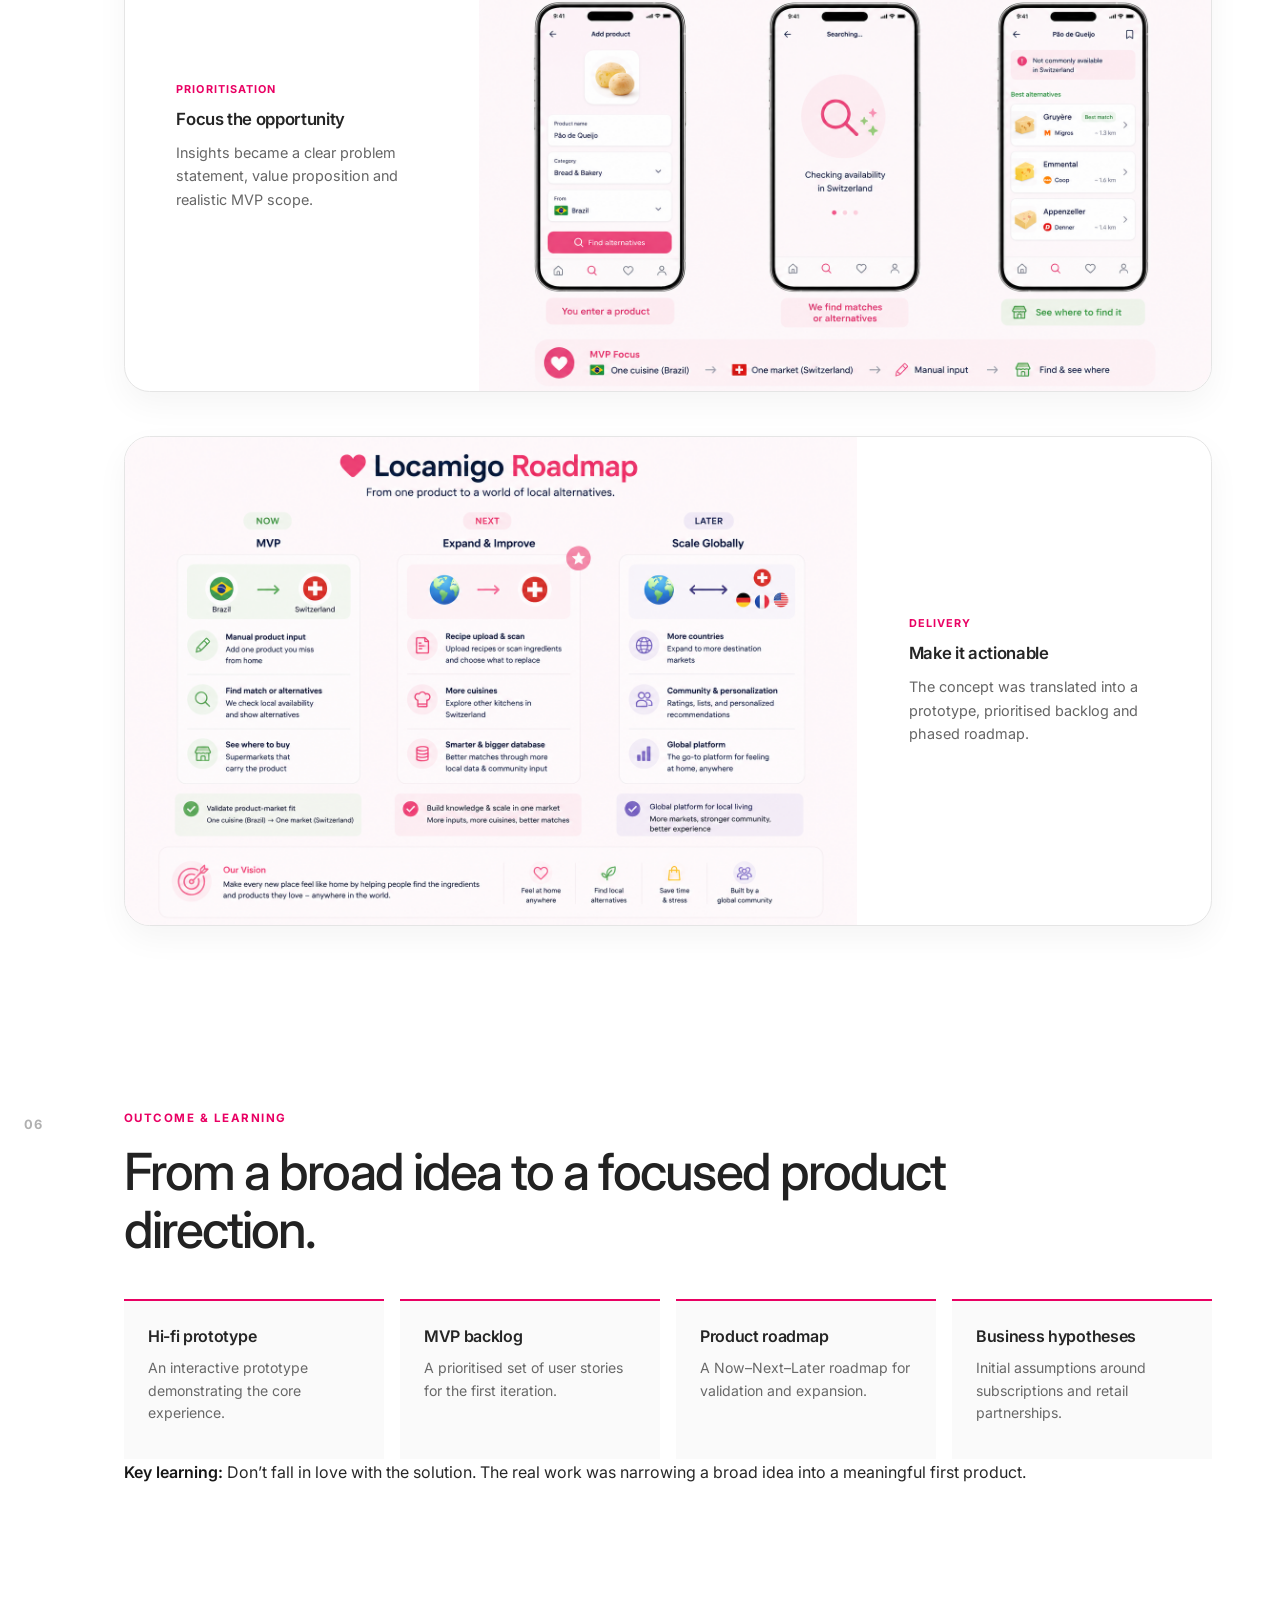
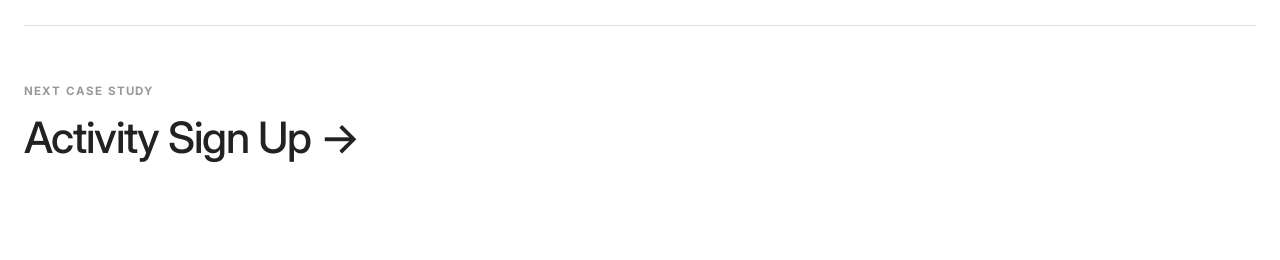
<file: Locamigo.html>
<!DOCTYPE html>
<html lang="en">

<head>
    <meta charset="UTF-8">

    <meta
        name="viewport"
        content="width=device-width, initial-scale=1, user-scalable=no"
    >

    <title>LocAmigo Case Study | Cathrina Flum</title>

    <link rel="stylesheet" href="assets/css/main.css">

    <noscript>
        <link rel="stylesheet" href="assets/css/noscript.css">
    </noscript>
    <link rel="icon" type="image/svg+xml" href="images/Flavicon.svg">
</head>


<body class="case-study-page">

    <!-- Back navigation -->

    <header class="case-study-header">

        <a href="index.html#work" class="case-study-back">
            ← Back to projects
        </a>

    </header>

    <main class="case-study">

        <section class="case-study-hero">
            <p class="case-study-eyebrow">Digital Product Management Bootcamp</p>
    
            <h1>LocAmigo</h1>
    
            <p class="case-study-lead">
                Helping newcomers find familiar ingredients, suitable local
                alternatives and the right stores when shopping in a new country.
            </p>
        </section>
    
        <section class="case-study-facts">
            <div class="case-study-fact">
                <span>Role</span>
                <strong>Product Manager</strong>
            </div>
    
            <div class="case-study-fact">
                <span>Duration</span>
                <strong>3 months</strong>
            </div>
    
            <div class="case-study-fact">
                <span>Focus</span>
                <strong>End-to-end product development</strong>
            </div>
    
            <div class="case-study-fact">
                <span>Output</span>
                <strong>Product concept & prototype</strong>
            </div>
        </section>
    
        <figure class="case-study-cover">
            <img
                src="images/LocAmigo Preview.png"
                alt="LocAmigo product concept"
            >
        </figure>
    
        <!-- 01 · CHALLENGE -->
        <section class="case-study-section">
            <div class="case-study-number">01</div>
    
            <div class="case-study-section-content">
                <p class="case-study-label">The Challenge</p>
    
                <h2>
                    Grocery shopping becomes
                    <span class="highlight">surprisingly difficult</span>
                    after moving abroad.
                </h2>
    
                <p>
                    Familiar ingredients have unfamiliar names, products look
                    different and suitable substitutes are not always obvious.
                </p>
    
                <div class="quote-grid">
                    <article class="quote-card">
                        <blockquote>
                            “I had my phone in my hand the entire time and had to
                            Google every product.”
                        </blockquote>
    
                        <footer>Rafael · Brazil → Switzerland</footer>
                    </article>
    
                    <article class="quote-card">
                        <blockquote>
                            “You have no idea what you will find or how much it
                            will cost.”
                        </blockquote>
    
                        <footer>Arzu · Turkey → England</footer>
                    </article>
    
                    <article class="quote-card">
                        <blockquote>
                            “You basically just go shopping blindly.”
                        </blockquote>
    
                        <footer>Anni · Germany → England</footer>
                    </article>
                </div>
            </div>
        </section>
    
        <!-- 02 · INSIGHT -->
        <section class="case-study-section case-study-section--insight">
            <div class="case-study-number">02</div>
    
            <div class="case-study-section-content">
                <p class="case-study-label">What We Learned</p>
                <h2>
                    The problem isn`t translation.
                    The <span class="highlight">real challenge</span> was making 
                    confident choices in an unfamiliar supermarket.                    
                </h2>
    
                <p>
                    Newcomers need more than a translated ingredient name. 
                    They need to know how the ingredient whether it is available or not, which possible substitutes will work in the same way,
                    and where to find them in an unfamiliar supermarket environment.
                </p>
    
                <div class="insight-grid">
                    <article class="insight-card">
                        <h3>Availability</h3>
                        <p>Is the original ingredient commonly available locally? Under what name?</p>
                    </article>
    
                    <article class="insight-card">
                        <h3>Alternatives</h3>
                        <p>Are there subsitututes or do I have to visit a speciality store? 
                            Which local substitute will work in my recipe?</p>
                    </article>
    
                    <article class="insight-card">
                        <h3>Stores</h3>
                        <p>Where is the product most likely to be available?</p>
                    </article>
    
                    <article class="insight-card">
                        <h3>Labels</h3>
                        <p>What do unfamiliar names and packages actually mean?</p>
                    </article>
                </div>
                <div class="shopping-journey-wrap">
                    <div class="shopping-journey-heading">
                        <p>WHERE UNCERTAINTY APPEARS</p>
                
                        <div>
                            <span>Planning a meal at home</span>
                            <strong>→</strong>
                            <span>Making choices in store</span>
                        </div>
                    </div>
                
                    <div class="shopping-journey" aria-label="Where uncertainty appears in the shopping journey">
                        <div class="shopping-journey-step shopping-journey-step--home">
                            <span>01</span>
                            <strong>At home</strong>
                            <p>What is it called and what could replace it?</p>
                        </div>
                
                        <div class="shopping-journey-step shopping-journey-step--route">
                            <span>02</span>
                            <strong>On the way</strong>
                            <p>Which store is most likely to have it?</p>
                        </div>
                
                        <div class="shopping-journey-step shopping-journey-step--store">
                            <span>03</span>
                            <strong>In the store</strong>
                            <p>Which label and product is the right choice?</p>
                        </div>
                    </div>
                </div>
        </section>
    
        <!-- 03 · MVP -->
        <section class="case-study-section case-study-section--mvp">
            <div class="case-study-number">03</div>
    
            <div class="case-study-section-content">
                <p class="case-study-label">Customer Journey</p>
    
                <h2>
                    One focused flow instead of a broad shopping companion.
                </h2>
    
                <p>
                    The first version focused on the moment of uncertainty between
                    choosing a recipe and successfully finding the right products.
                </p>
    
                <div class="prototype-showcase">
                    <div class="prototype-info">
                        <span class="prototype-flow-title">Core user flow</span>
    
                        <div class="prototype-flow">
                            <div class="prototype-step">
                                <div class="prototype-step-number">01</div>
    
                                <div class="prototype-step-copy">
                                    <strong>Search</strong>
                                    <p>Enter a recipe or look up an unfamiliar ingredient.</p>
                                </div>
                            </div>
    
                            <div class="prototype-step">
                                <div class="prototype-step-number">02</div>
    
                                <div class="prototype-step-copy">
                                    <strong>Compare</strong>
                                    <p>Explore original ingredients and suitable alternatives.</p>
                                </div>
                            </div>
    
                            <div class="prototype-step">
                                <div class="prototype-step-number">03</div>
    
                                <div class="prototype-step-copy">
                                    <strong>Shop</strong>
                                    <p>Choose an option and prepare the shopping trip.</p>
                                </div>
                            </div>
                        </div>
                    </div>
    
                    <div class="prototype-visual">
                        <img
                            src="images/locamigo example user-journey.png"
                            alt="LocAmigo prototype screens showing ingredient analysis and local alternatives"
                            class="prototype-image"
                        >
    
                        <a
                            href="https://www.figma.com/make/xlqIcqHFxiv6VVG7UIgNtB/LocAmigo-Hi-Fidelity?t=g1KjOtfPJsjaqbox-20&fullscreen=1&preview-route=%2Fsignup"
                            target="_blank"
                            rel="noopener noreferrer"
                            class="prototype-button"
                        >
                            View interactive prototype ↗
                        </a>
                    </div>
                </div>
            </div>
        </section>

 <!-- =========================================
     04 · MARKET & BUSINESS
========================================= -->

<section class="case-study-section locamigo-business-visual">
            <div class="case-study-number">04</div>
    
            <div class="case-study-section-content">
                <p class="case-study-label">The Market Opportunity</p>
    
                <h2>
                    A growing problem, as the world gets more international.
                </h2>
    
            <img
                src="images/Locamigo_Market Opportunity & MVP.png"
                alt="Locamigo market opportunity, MVP focus and revenue streams"
            >
        </div>
        </section>

        <!-- 05 · PRODUCT APPROACH -->
        <section class="case-study-section">
            <div class="case-study-number">05</div>
    
            <div class="case-study-section-content">
                <p class="case-study-label">Product Approach</p>
    
                <h2>
                    Turning research into a focused product direction.
                </h2>
    
                <div class="approach-grid">
                    <article class="approach-card">
                        <img
                            src="images/Locamigo customer journey.png"
                            alt="LocAmigo user research and discovery work"
                        >
    
                        <div class="approach-card-content">
                            <span>Research</span>
                            <h3>Map the journey</h3>
    
                            <p>
                                Interviews and journey mapping identified the moments
                                of greatest uncertainty before and during shopping.
                            </p>
                        </div>
                    </article>
    
                    <article class="approach-card">
                        <img
                            src="images/Locamigo MVP.png"
                            alt="LocAmigo product prioritisation"
                        >
    
                        <div class="approach-card-content">
                            <span>Prioritisation</span>
                            <h3>Focus the opportunity</h3>
    
                            <p>
                                Insights became a clear problem statement, value
                                proposition and realistic MVP scope.
                            </p>
                        </div>
                    </article>
    
                    <article class="approach-card">
                        <img
                            src="images/Locamigo Roadmap.png"
                            alt="LocAmigo product roadmap"
                        >
    
                        <div class="approach-card-content">
                            <span>Delivery</span>
                            <h3>Make it actionable</h3>
    
                            <p>
                                The concept was translated into a prototype,
                                prioritised backlog and phased roadmap.
                            </p>
                        </div>
                    </article>
                </div>
            </div>
        </section>
    
        <!-- 06 · OUTCOME -->
        <section class="case-study-section case-study-section--outcome">
            <div class="case-study-number">06</div>
    
            <div class="case-study-section-content">
                <p class="case-study-label">Outcome &amp; Learning</p>
    
                <h2>
                    From a broad idea to a focused product direction.
                </h2>
    
                <div class="outcome-grid">
                    <article class="outcome-card">
                        <h3>Hi-fi prototype</h3>
                        <p>An interactive prototype demonstrating the core experience.</p>
                    </article>
    
                    <article class="outcome-card">
                        <h3>MVP backlog</h3>
                        <p>A prioritised set of user stories for the first iteration.</p>
                    </article>
    
                    <article class="outcome-card">
                        <h3>Product roadmap</h3>
                        <p>A Now–Next–Later roadmap for validation and expansion.</p>
                    </article>
    
                    <article class="outcome-card">
                        <h3>Business hypotheses</h3>
                        <p>Initial assumptions around subscriptions and retail partnerships.</p>
                    </article>
                </div>
    
                <div class="case-study-learning">
                    <p>
                        <strong>Key learning:</strong> Don’t fall in love with the
                        solution. The real work was narrowing a broad idea into a
                        meaningful first product.
                    </p>
                </div>
            </div>
        </section>
    
        <nav class="case-study-next">
            <span>Next case study</span>
    
            <a href="WebApp.html">
                Activity Sign Up →
            </a>
        </nav>
    
    </main>

</body>

</html>
</file>
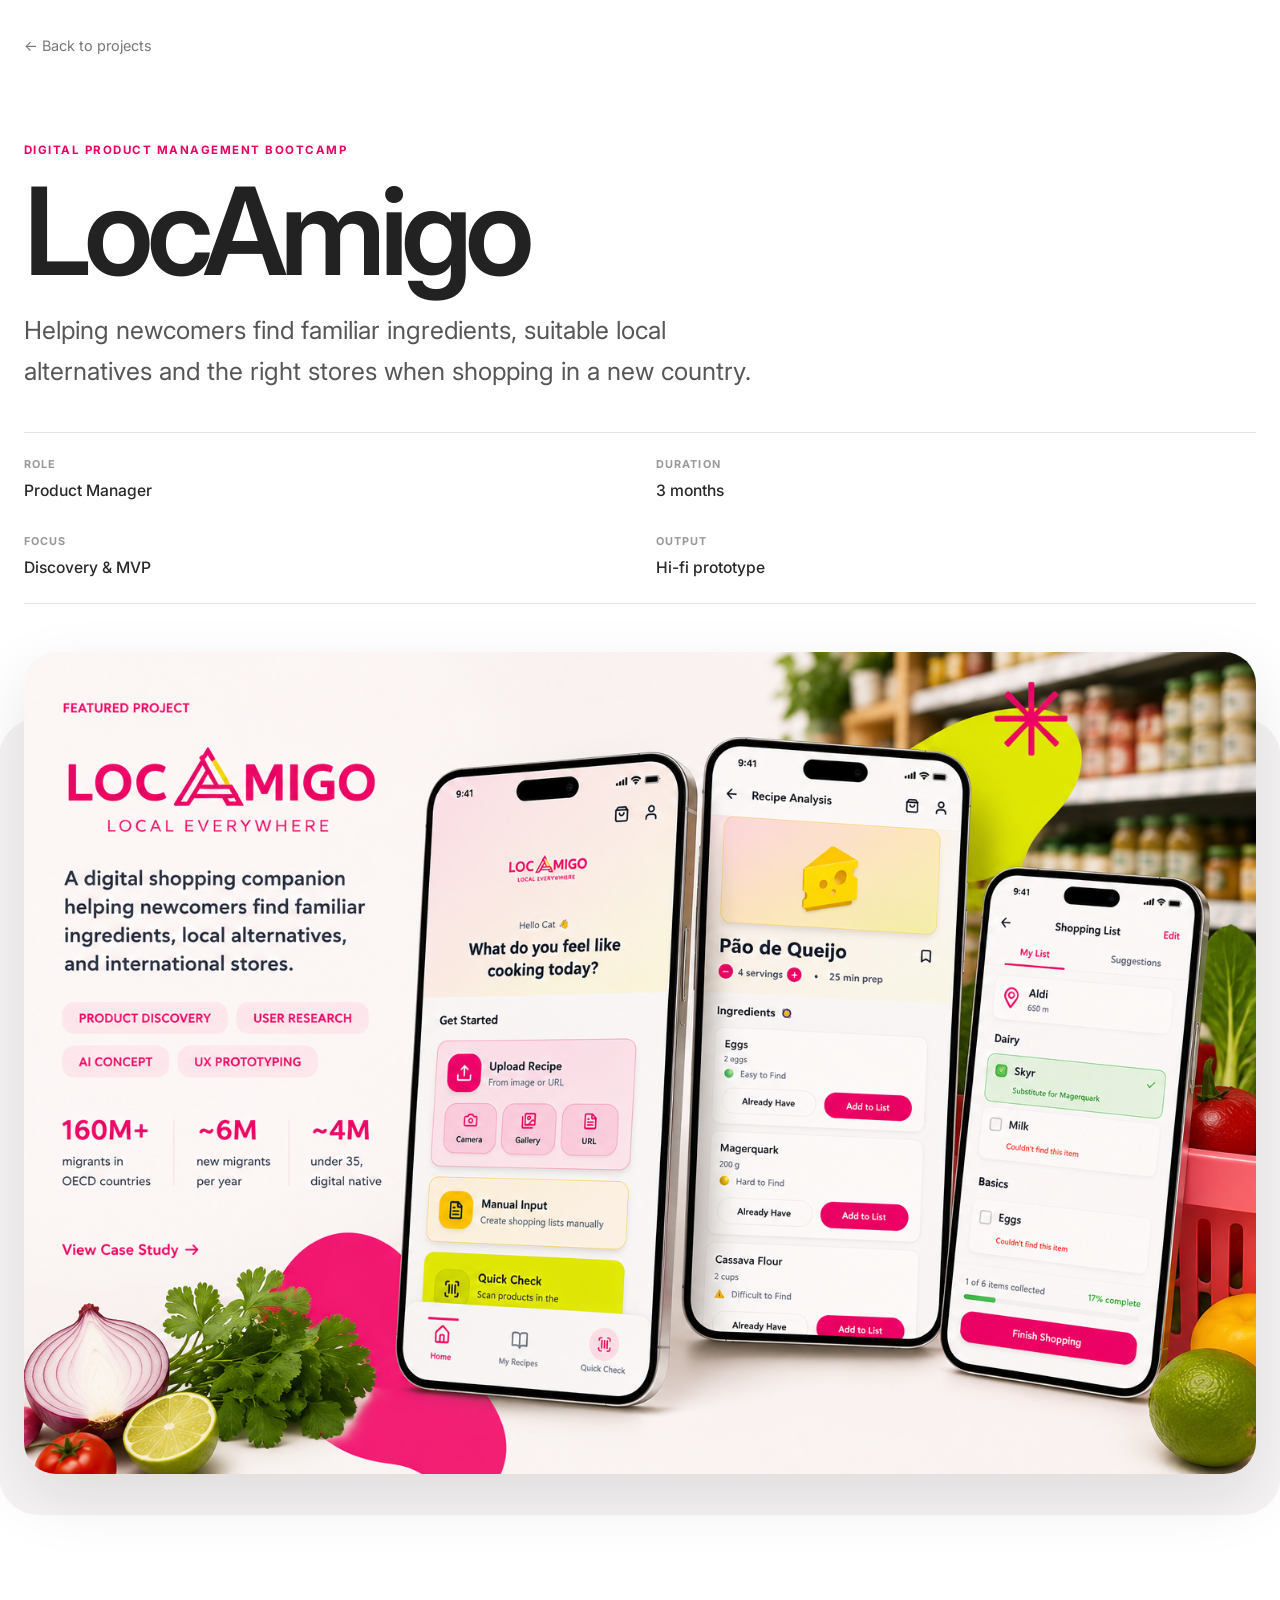
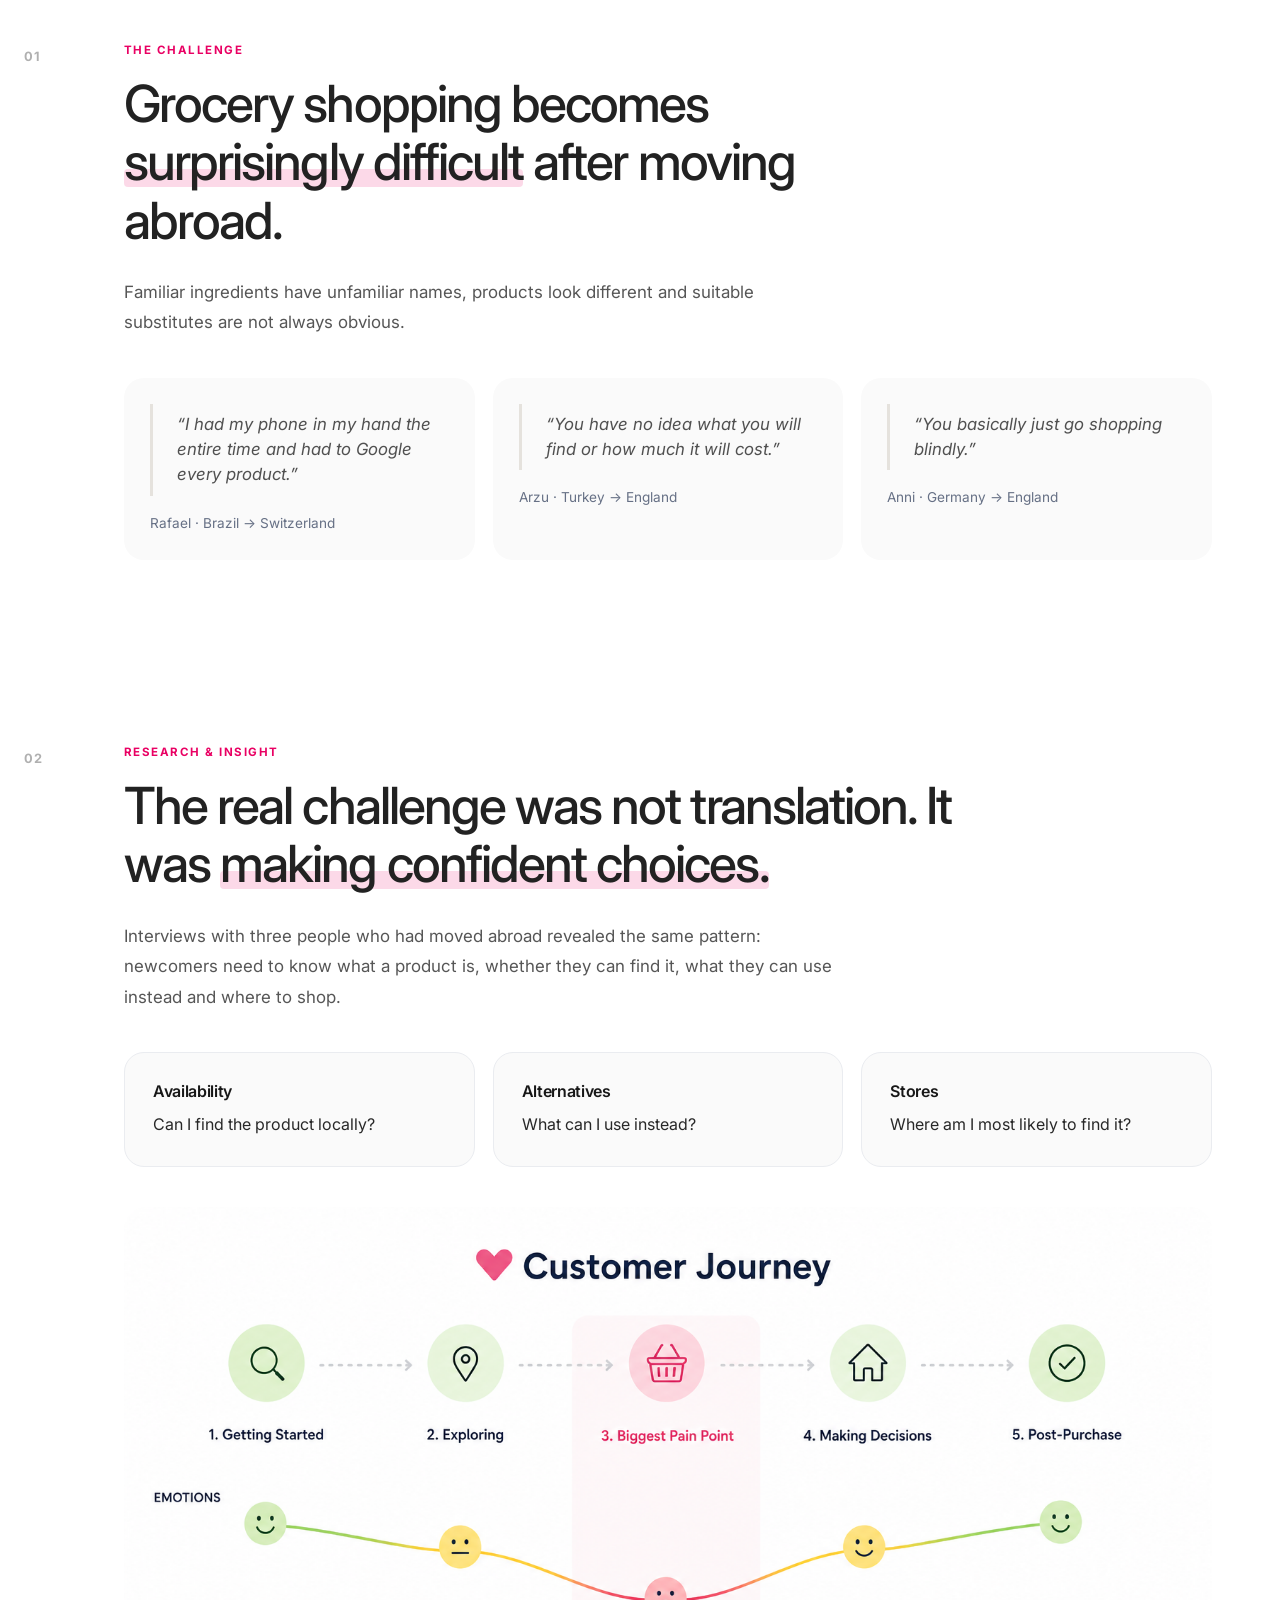
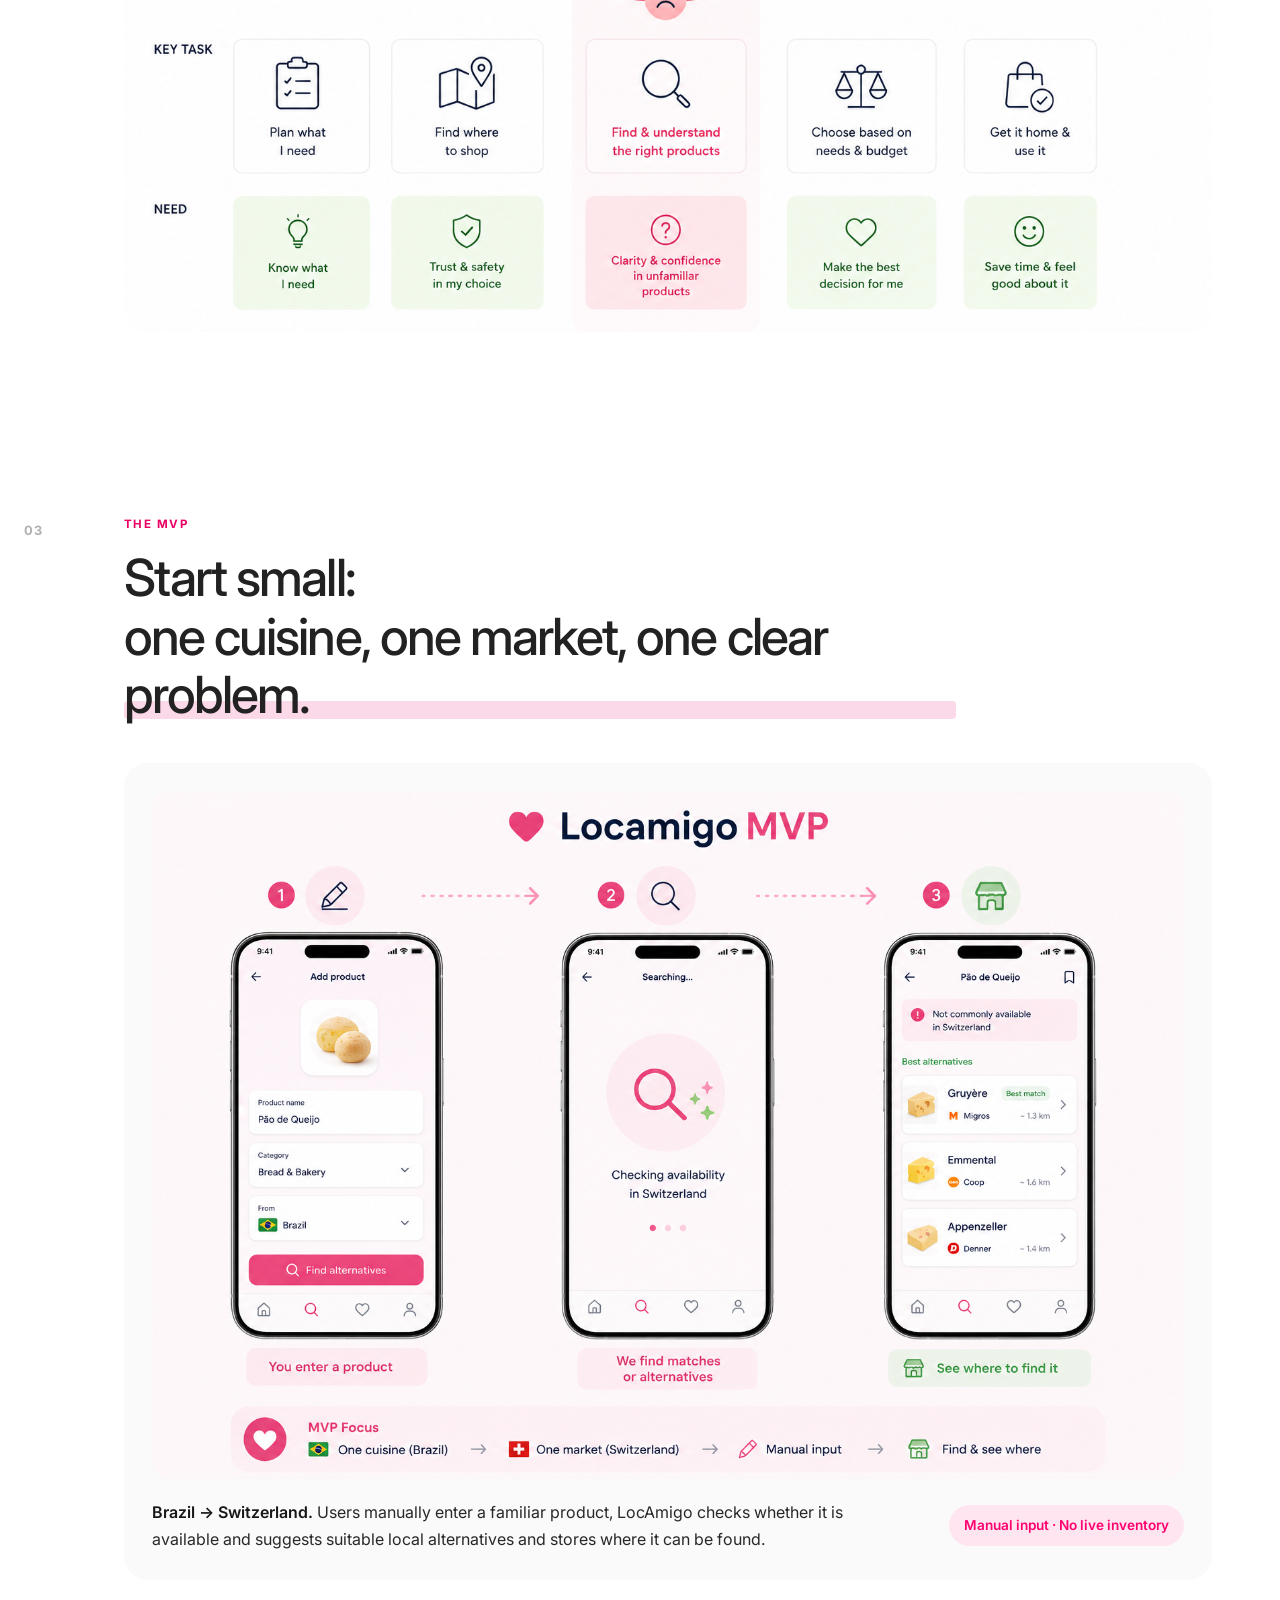
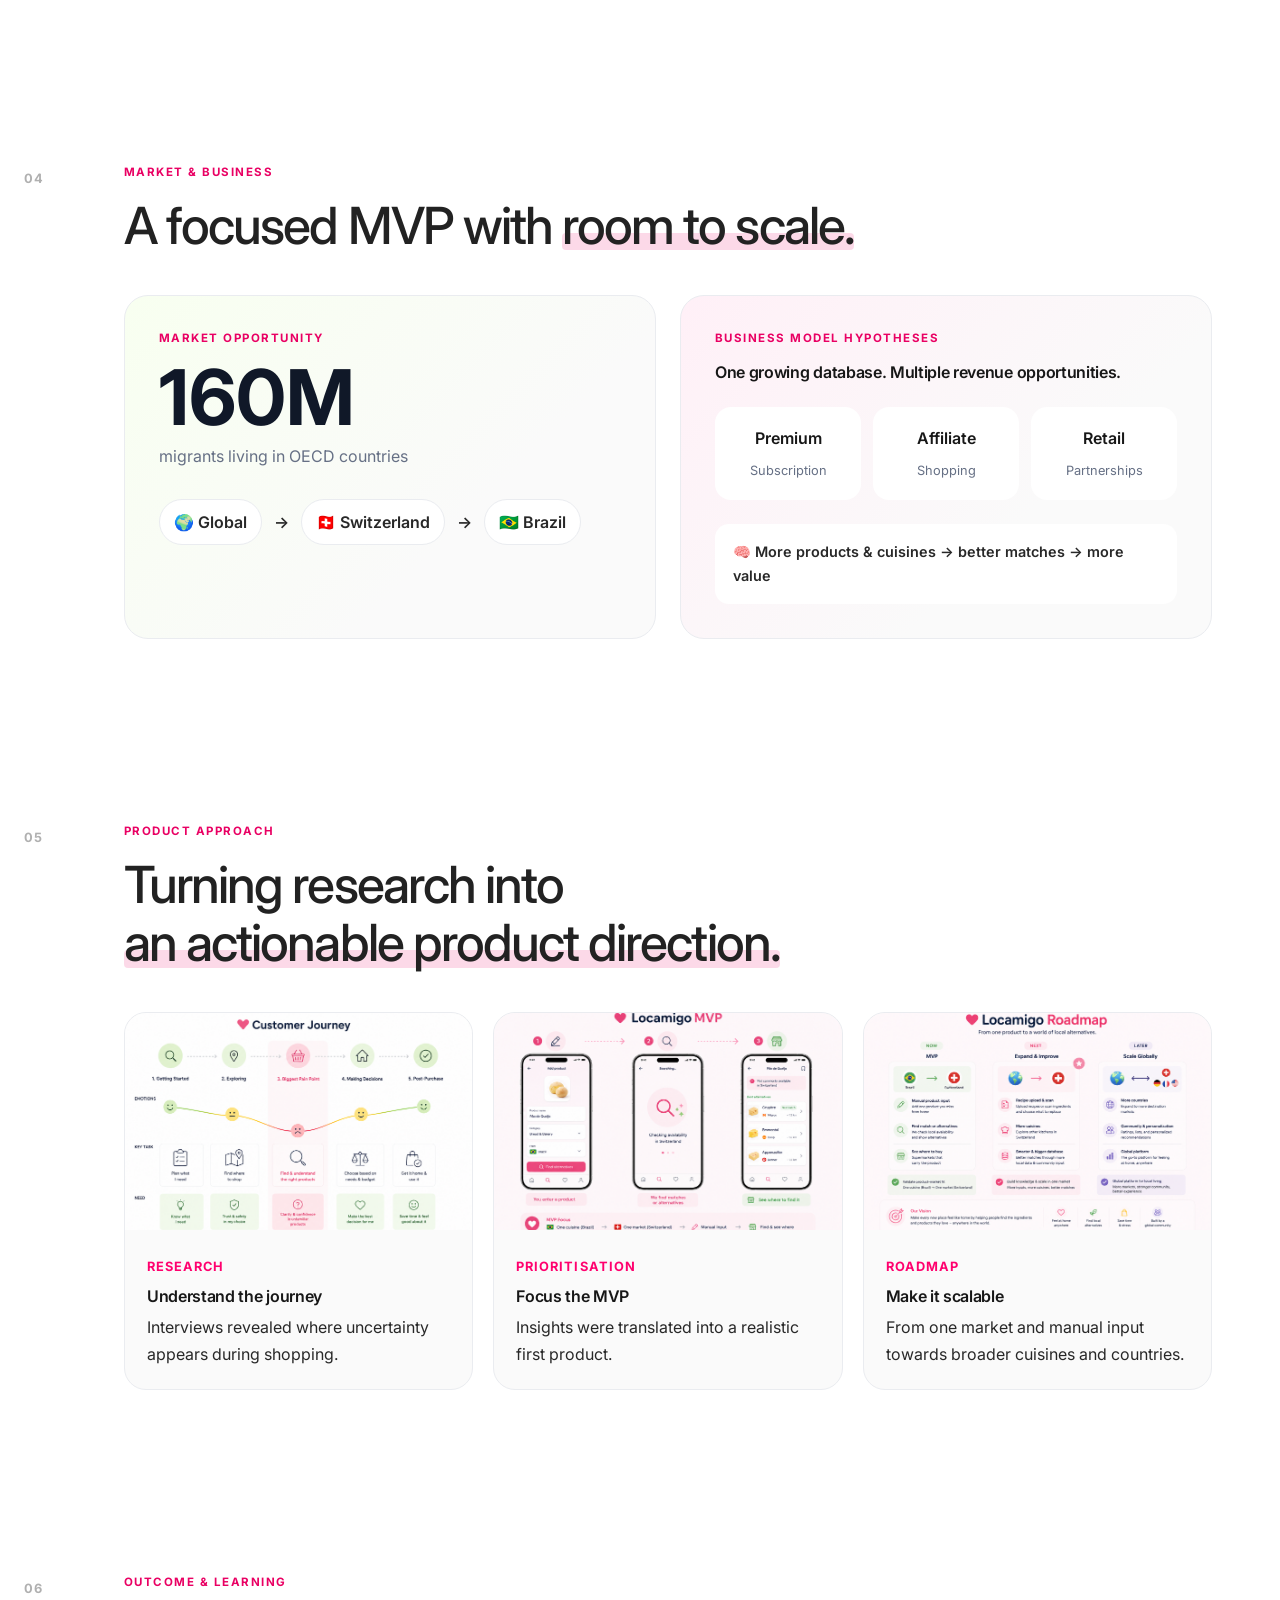
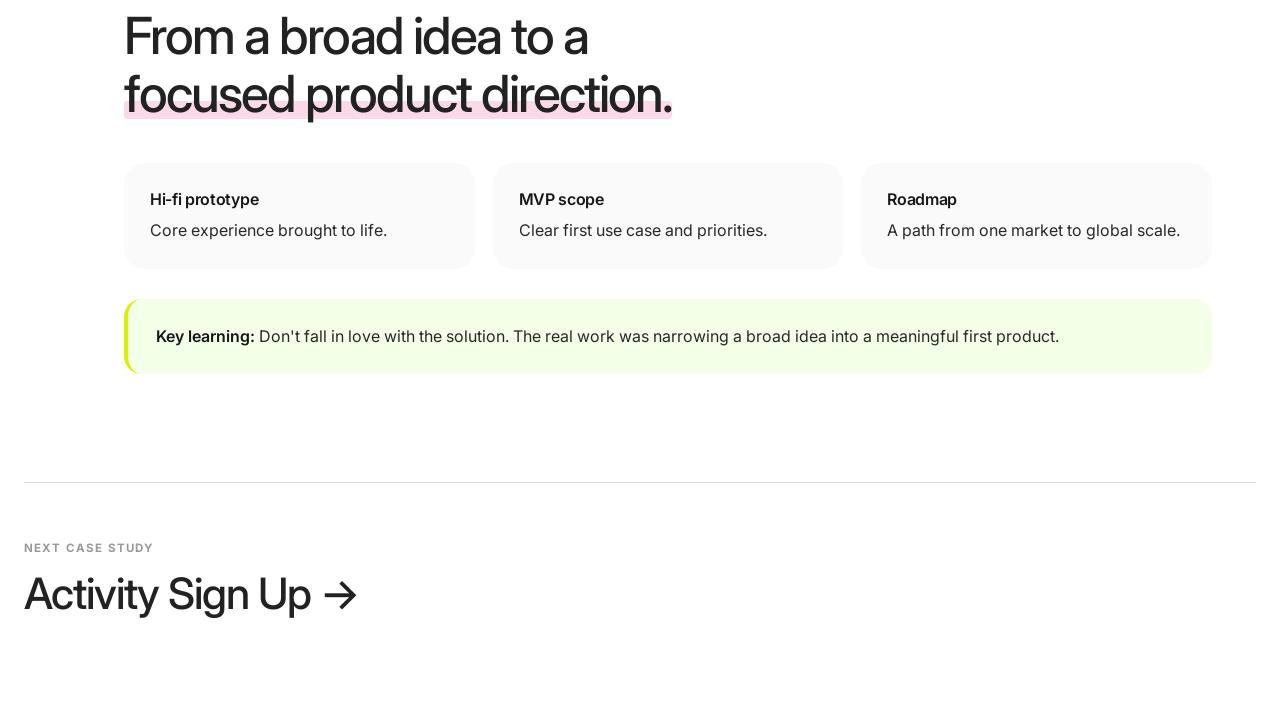
<file: LocamigoBackup.html>
<!DOCTYPE html>
<html lang="en">

<head>
    <meta charset="UTF-8">

    <meta
        name="viewport"
        content="width=device-width, initial-scale=1, user-scalable=no"
    >

    <title>LocAmigo Case Study | Cathrina Flum</title>

    <link rel="stylesheet" href="assets/css/main.css">

    <noscript>
        <link rel="stylesheet" href="assets/css/noscript.css">
    </noscript>

    <style>
        /* =========================================
           LOCAMIGO · COMPACT CASE STUDY
           ========================================= */

        .locamigo-compact-grid {
            display: grid;
            grid-template-columns: repeat(3, 1fr);
            gap: 18px;
            margin-top: 40px;
        }

        .locamigo-mini-card {
            padding: 28px;
            border-radius: 20px;
            background: #FAFAFA;
            border: 1px solid #EAECF0;
        }

        .locamigo-mini-card h3 {
            margin-bottom: 10px;
        }

        .locamigo-mini-card p {
            margin-bottom: 0;
        }

        .locamigo-highlight {
            color: #FF006E;
        }

        /* Quotes */

        .locamigo-quotes {
            display: grid;
            grid-template-columns: repeat(3, 1fr);
            gap: 18px;
            margin-top: 40px;
        }

        .locamigo-quote {
            padding: 26px;
            border-radius: 20px;
            background: #FAFAFA;
        }

        .locamigo-quote blockquote {
            margin: 0 0 16px;
            font-size: 1.05rem;
            line-height: 1.5;
        }

        .locamigo-quote footer {
            font-size: 0.85rem;
            color: #667085;
        }

        /* Journey */

        .locamigo-journey-image {
            margin-top: 40px;
            border-radius: 24px;
            overflow: hidden;
            background: #FAFAFA;
        }

        .locamigo-journey-image img {
            width: 100%;
            display: block;
        }

        /* MVP */

        .locamigo-mvp {
            margin-top: 40px;
            padding: 28px;
            border-radius: 24px;
            background: #FAFAFA;
        }

        .locamigo-mvp img {
            width: 100%;
            display: block;
            border-radius: 18px;
        }

        .locamigo-mvp-caption {
            margin-top: 20px;
            display: flex;
            justify-content: space-between;
            gap: 30px;
            align-items: center;
        }

        .locamigo-mvp-caption p {
            margin: 0;
            max-width: 700px;
        }

        .locamigo-mvp-tag {
            white-space: nowrap;
            padding: 9px 15px;
            border-radius: 999px;
            background: #FFE5F0;
            color: #FF006E;
            font-weight: 600;
            font-size: 0.85rem;
        }

        /* Market + Business */

        .locamigo-market-business {
            display: grid;
            grid-template-columns: 1fr 1fr;
            gap: 24px;
            margin-top: 40px;
        }

        .locamigo-market-card,
        .locamigo-business-card {
            padding: 34px;
            border-radius: 24px;
            background: #FAFAFA;
            border: 1px solid #EAECF0;
        }

        .locamigo-market-card {
            background: linear-gradient(
                135deg,
                #F8FFF0 0%,
                #FAFAFA 65%
            );
        }

        .locamigo-business-card {
            background: linear-gradient(
                135deg,
                #FFF0F7 0%,
                #FAFAFA 65%
            );
        }

        .locamigo-big-number {
            font-size: clamp(3rem, 6vw, 5.5rem);
            line-height: 0.95;
            font-weight: 700;
            color: #101828;
            margin: 15px 0 8px;
        }

        .locamigo-number-label {
            color: #667085;
            margin-bottom: 30px;
        }

        .locamigo-market-flow {
            display: flex;
            align-items: center;
            gap: 12px;
            flex-wrap: wrap;
            font-weight: 600;
        }

        .locamigo-market-pill {
            padding: 9px 14px;
            border-radius: 999px;
            background: #FFFFFF;
            border: 1px solid #EAECF0;
        }

        .locamigo-business-flow {
            display: grid;
            grid-template-columns: repeat(3, 1fr);
            gap: 12px;
            margin-top: 25px;
        }

        .locamigo-business-item {
            padding: 18px 14px;
            border-radius: 16px;
            background: #FFFFFF;
            text-align: center;
        }

        .locamigo-business-item strong {
            display: block;
            margin-bottom: 5px;
        }

        .locamigo-business-item span {
            font-size: 0.8rem;
            color: #667085;
        }

        .locamigo-database {
            margin-top: 24px;
            padding: 16px 18px;
            border-radius: 14px;
            background: #FFFFFF;
            font-size: 0.9rem;
            font-weight: 600;
        }

        /* Product approach */

        .locamigo-approach-grid {
            display: grid;
            grid-template-columns: repeat(3, 1fr);
            gap: 20px;
            margin-top: 40px;
        }

        .locamigo-approach-card {
            border-radius: 22px;
            overflow: hidden;
            background: #FAFAFA;
            border: 1px solid #EAECF0;
        }

        .locamigo-approach-card img {
            width: 100%;
            aspect-ratio: 16 / 10;
            object-fit: cover;
            display: block;
        }

        .locamigo-approach-content {
            padding: 22px;
        }

        .locamigo-approach-content span {
            color: #FF006E;
            font-size: 0.8rem;
            font-weight: 700;
            text-transform: uppercase;
            letter-spacing: 0.08em;
        }

        .locamigo-approach-content h3 {
            margin: 8px 0;
        }

        .locamigo-approach-content p {
            margin-bottom: 0;
        }

        /* Outcome */

        .locamigo-outcome-grid {
            display: grid;
            grid-template-columns: repeat(3, 1fr);
            gap: 18px;
            margin-top: 40px;
        }

        .locamigo-outcome-card {
            padding: 26px;
            border-radius: 20px;
            background: #FAFAFA;
        }

        .locamigo-outcome-card h3 {
            margin-bottom: 8px;
        }

        .locamigo-outcome-card p {
            margin-bottom: 0;
        }

        .locamigo-learning {
            margin-top: 30px;
            padding: 24px 28px;
            border-radius: 18px;
            background: #F4FFE8;
            border-left: 4px solid #D9F000;
        }

        .locamigo-learning p {
            margin: 0;
        }

        /* Responsive */

        @media (max-width: 900px) {

            .locamigo-compact-grid,
            .locamigo-quotes,
            .locamigo-approach-grid,
            .locamigo-outcome-grid {
                grid-template-columns: 1fr;
            }

            .locamigo-market-business {
                grid-template-columns: 1fr;
            }

            .locamigo-mvp-caption {
                flex-direction: column;
                align-items: flex-start;
            }

        }

        @media (max-width: 600px) {

            .locamigo-business-flow {
                grid-template-columns: 1fr;
            }

        }
    </style>

</head>


<body class="case-study-page">

    <!-- =========================================
         HEADER
         ========================================= -->

    <header class="case-study-header">

        <a href="index.html#work" class="case-study-back">
            ← Back to projects
        </a>

    </header>


    <main class="case-study">


        <!-- =========================================
             HERO
             ========================================= -->

        <section class="case-study-hero">

            <p class="case-study-eyebrow">
                Digital Product Management Bootcamp
            </p>

            <h1>LocAmigo</h1>

            <p class="case-study-lead">
                Helping newcomers find familiar ingredients,
                suitable local alternatives and the right stores
                when shopping in a new country.
            </p>

        </section>


        <section class="case-study-facts">

            <div class="case-study-fact">
                <span>Role</span>
                <strong>Product Manager</strong>
            </div>

            <div class="case-study-fact">
                <span>Duration</span>
                <strong>3 months</strong>
            </div>

            <div class="case-study-fact">
                <span>Focus</span>
                <strong>Discovery & MVP</strong>
            </div>

            <div class="case-study-fact">
                <span>Output</span>
                <strong>Hi-fi prototype</strong>
            </div>

        </section>


        <figure class="case-study-cover">

            <img
                src="images/LocAmigo Preview.png"
                alt="LocAmigo product concept"
            >

        </figure>



        <!-- =========================================
             01 · CHALLENGE
             ========================================= -->

        <section class="case-study-section">

            <div class="case-study-number">01</div>

            <div class="case-study-section-content">

                <p class="case-study-label">
                    The Challenge
                </p>

                <h2>
                    Grocery shopping becomes
                    <span class="highlight">
                        surprisingly difficult
                    </span>
                    after moving abroad.
                </h2>

                <p>
                    Familiar ingredients have unfamiliar names,
                    products look different and suitable substitutes
                    are not always obvious.
                </p>


                <div class="locamigo-quotes">

                    <article class="locamigo-quote">

                        <blockquote>
                            “I had my phone in my hand the entire time
                            and had to Google every product.”
                        </blockquote>

                        <footer>
                            Rafael · Brazil → Switzerland
                        </footer>

                    </article>


                    <article class="locamigo-quote">

                        <blockquote>
                            “You have no idea what you will find
                            or how much it will cost.”
                        </blockquote>

                        <footer>
                            Arzu · Turkey → England
                        </footer>

                    </article>


                    <article class="locamigo-quote">

                        <blockquote>
                            “You basically just go shopping blindly.”
                        </blockquote>

                        <footer>
                            Anni · Germany → England
                        </footer>

                    </article>

                </div>

            </div>

        </section>



        <!-- =========================================
             02 · RESEARCH & INSIGHT
             ========================================= -->

        <section class="case-study-section case-study-section--insight">

            <div class="case-study-number">02</div>

            <div class="case-study-section-content">

                <p class="case-study-label">
                    Research & Insight
                </p>

                <h2>
                    The real challenge was not translation.
                    It was <span class="highlight">
                        making confident choices.
                    </span>
                </h2>

                <p>
                    Interviews with three people who had moved abroad
                    revealed the same pattern: newcomers need to know
                    what a product is, whether they can find it,
                    what they can use instead and where to shop.
                </p>


                <div class="locamigo-compact-grid">

                    <article class="locamigo-mini-card">

                        <h3>Availability</h3>

                        <p>
                            Can I find the product locally?
                        </p>

                    </article>


                    <article class="locamigo-mini-card">

                        <h3>Alternatives</h3>

                        <p>
                            What can I use instead?
                        </p>

                    </article>


                    <article class="locamigo-mini-card">

                        <h3>Stores</h3>

                        <p>
                            Where am I most likely to find it?
                        </p>

                    </article>

                </div>


                <div class="locamigo-journey-image">

                    <img
                        src="images/Locamigo customer journey.png"
                        alt="LocAmigo customer journey showing uncertainty during grocery shopping"
                    >

                </div>

            </div>

        </section>



        <!-- =========================================
             03 · MVP
             ========================================= -->

        <section class="case-study-section case-study-section--mvp">

            <div class="case-study-number">03</div>

            <div class="case-study-section-content">

                <p class="case-study-label">
                    The MVP
                </p>

                <h2>
                    Start small:
                    <span class="highlight">
                        one cuisine, one market, one clear problem.
                    </span>
                </h2>

                <div class="locamigo-mvp">

                    <img
                        src="images/Locamigo MVP.png"
                        alt="LocAmigo MVP showing manual product input and local alternatives"
                    >

                    <div class="locamigo-mvp-caption">

                        <p>
                            <strong>Brazil → Switzerland.</strong>
                            Users manually enter a familiar product,
                            LocAmigo checks whether it is available
                            and suggests suitable local alternatives
                            and stores where it can be found.
                        </p>

                        <span class="locamigo-mvp-tag">
                            Manual input · No live inventory
                        </span>

                    </div>

                </div>

            </div>

        </section>

      <!-- =========================================
             04 · MARKET & BUSINESS
             ========================================= -->

             <section class="case-study-section">

                <div class="case-study-number">04</div>
    
                <div class="case-study-section-content">
    
                    <p class="case-study-label">
                        Market & Business
                    </p>
    
                    <h2>
                        A focused MVP with
                        <span class="highlight">
                            room to scale.
                        </span>
                    </h2>
    
    
                    <div class="locamigo-market-business">
    
    
                        <!-- MARKET -->
    
                        <article class="locamigo-market-card">
    
                            <p class="case-study-label">
                                Market Opportunity
                            </p>
    
                            <div class="locamigo-big-number">
                                160M
                            </div>
    
                            <p class="locamigo-number-label">
                                migrants living in OECD countries
                            </p>
    
    
                            <div class="locamigo-market-flow">
    
                                <span class="locamigo-market-pill">
                                    🌍 Global
                                </span>
    
                                <span>→</span>
    
                                <span class="locamigo-market-pill">
                                    🇨🇭 Switzerland
                                </span>
    
                                <span>→</span>
    
                                <span class="locamigo-market-pill">
                                    🇧🇷 Brazil
                                </span>
    
                            </div>
    
                        </article>
    
    
                        <!-- BUSINESS MODEL -->
    
                        <article class="locamigo-business-card">
    
                            <p class="case-study-label">
                                Business Model Hypotheses
                            </p>
    
                            <h3>
                                One growing database.
                                Multiple revenue opportunities.
                            </h3>
    
    
                            <div class="locamigo-business-flow">
    
                                <div class="locamigo-business-item">
    
                                    <strong>
                                        Premium
                                    </strong>
    
                                    <span>
                                        Subscription
                                    </span>
    
                                </div>
    
    
                                <div class="locamigo-business-item">
    
                                    <strong>
                                        Affiliate
                                    </strong>
    
                                    <span>
                                        Shopping
                                    </span>
    
                                </div>
    
    
                                <div class="locamigo-business-item">
    
                                    <strong>
                                        Retail
                                    </strong>
    
                                    <span>
                                        Partnerships
                                    </span>
    
                                </div>
    
                            </div>
    
    
                            <div class="locamigo-database">
    
                                🧠 More products & cuisines
                                → better matches
                                → more value
    
                            </div>
    
                        </article>
    
                    </div>
    
                </div>
    
            </section>



        <!-- =========================================
             05 · PRODUCT APPROACH
             ========================================= -->

        <section class="case-study-section">

            <div class="case-study-number">05</div>

            <div class="case-study-section-content">

                <p class="case-study-label">
                    Product Approach
                </p>

                <h2>
                    Turning research into
                    <span class="highlight">
                        an actionable product direction.
                    </span>
                </h2>


                <div class="locamigo-approach-grid">


                    <!-- RESEARCH -->

                    <article class="locamigo-approach-card">

                        <img
                            src="images/Locamigo customer journey.png"
                            alt="LocAmigo customer journey"
                        >

                        <div class="locamigo-approach-content">

                            <span>
                                Research
                            </span>

                            <h3>
                                Understand the journey
                            </h3>

                            <p>
                                Interviews revealed where uncertainty
                                appears during shopping.
                            </p>

                        </div>

                    </article>



                    <!-- PRIORITISATION -->

                    <article class="locamigo-approach-card">

                        <img
                            src="images/Locamigo MVP.png"
                            alt="LocAmigo product prioritisation"
                        >

                        <div class="locamigo-approach-content">

                            <span>
                                Prioritisation
                            </span>

                            <h3>
                                Focus the MVP
                            </h3>

                            <p>
                                Insights were translated into a
                                realistic first product.
                            </p>

                        </div>

                    </article>



                    <!-- ROADMAP -->

                    <article class="locamigo-approach-card">

                        <img
                            src="images/Locamigo Roadmap.png"
                            alt="LocAmigo product roadmap"
                        >

                        <div class="locamigo-approach-content">

                            <span>
                                Roadmap
                            </span>

                            <h3>
                                Make it scalable
                            </h3>

                            <p>
                                From one market and manual input
                                towards broader cuisines and countries.
                            </p>

                        </div>

                    </article>

                </div>

            </div>

        </section>



        <!-- =========================================
             06 · OUTCOME
             ========================================= -->

        <section class="case-study-section case-study-section--outcome">

            <div class="case-study-number">06</div>

            <div class="case-study-section-content">

                <p class="case-study-label">
                    Outcome & Learning
                </p>

                <h2>
                    From a broad idea to a
                    <span class="highlight">
                        focused product direction.
                    </span>
                </h2>


                <div class="locamigo-outcome-grid">

                    <article class="locamigo-outcome-card">

                        <h3>
                            Hi-fi prototype
                        </h3>

                        <p>
                            Core experience brought to life.
                        </p>

                    </article>


                    <article class="locamigo-outcome-card">

                        <h3>
                            MVP scope
                        </h3>

                        <p>
                            Clear first use case and priorities.
                        </p>

                    </article>


                    <article class="locamigo-outcome-card">

                        <h3>
                            Roadmap
                        </h3>

                        <p>
                            A path from one market to global scale.
                        </p>

                    </article>

                </div>


                <div class="locamigo-learning">

                    <p>
                        <strong>Key learning:</strong>
                        Don't fall in love with the solution.
                        The real work was narrowing a broad idea
                        into a meaningful first product.
                    </p>

                </div>

            </div>

        </section>



        <!-- =========================================
             NEXT CASE STUDY
             ========================================= -->

        <nav class="case-study-next">

            <span>
                Next case study
            </span>

            <a href="WebApp.html">
                Activity Sign Up →
            </a>

        </nav>


    </main>

</body>

</html>
</file>
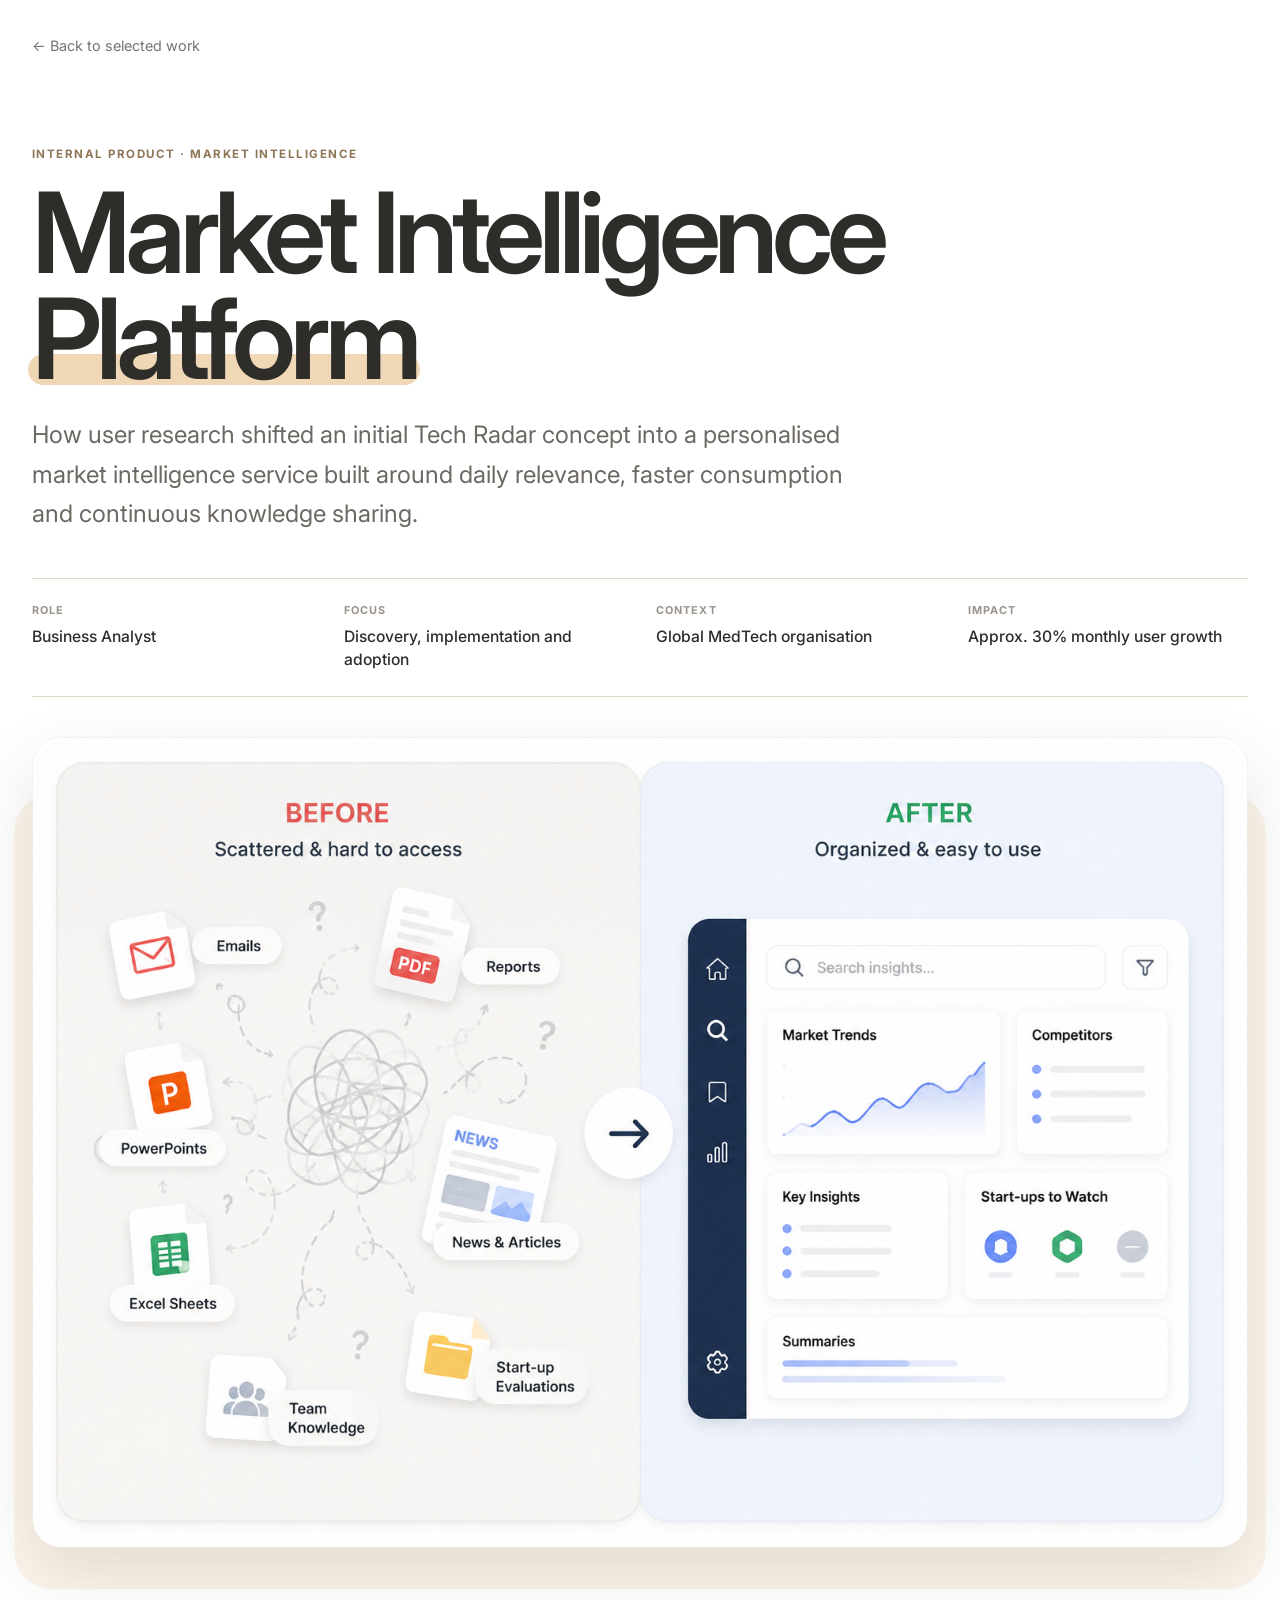
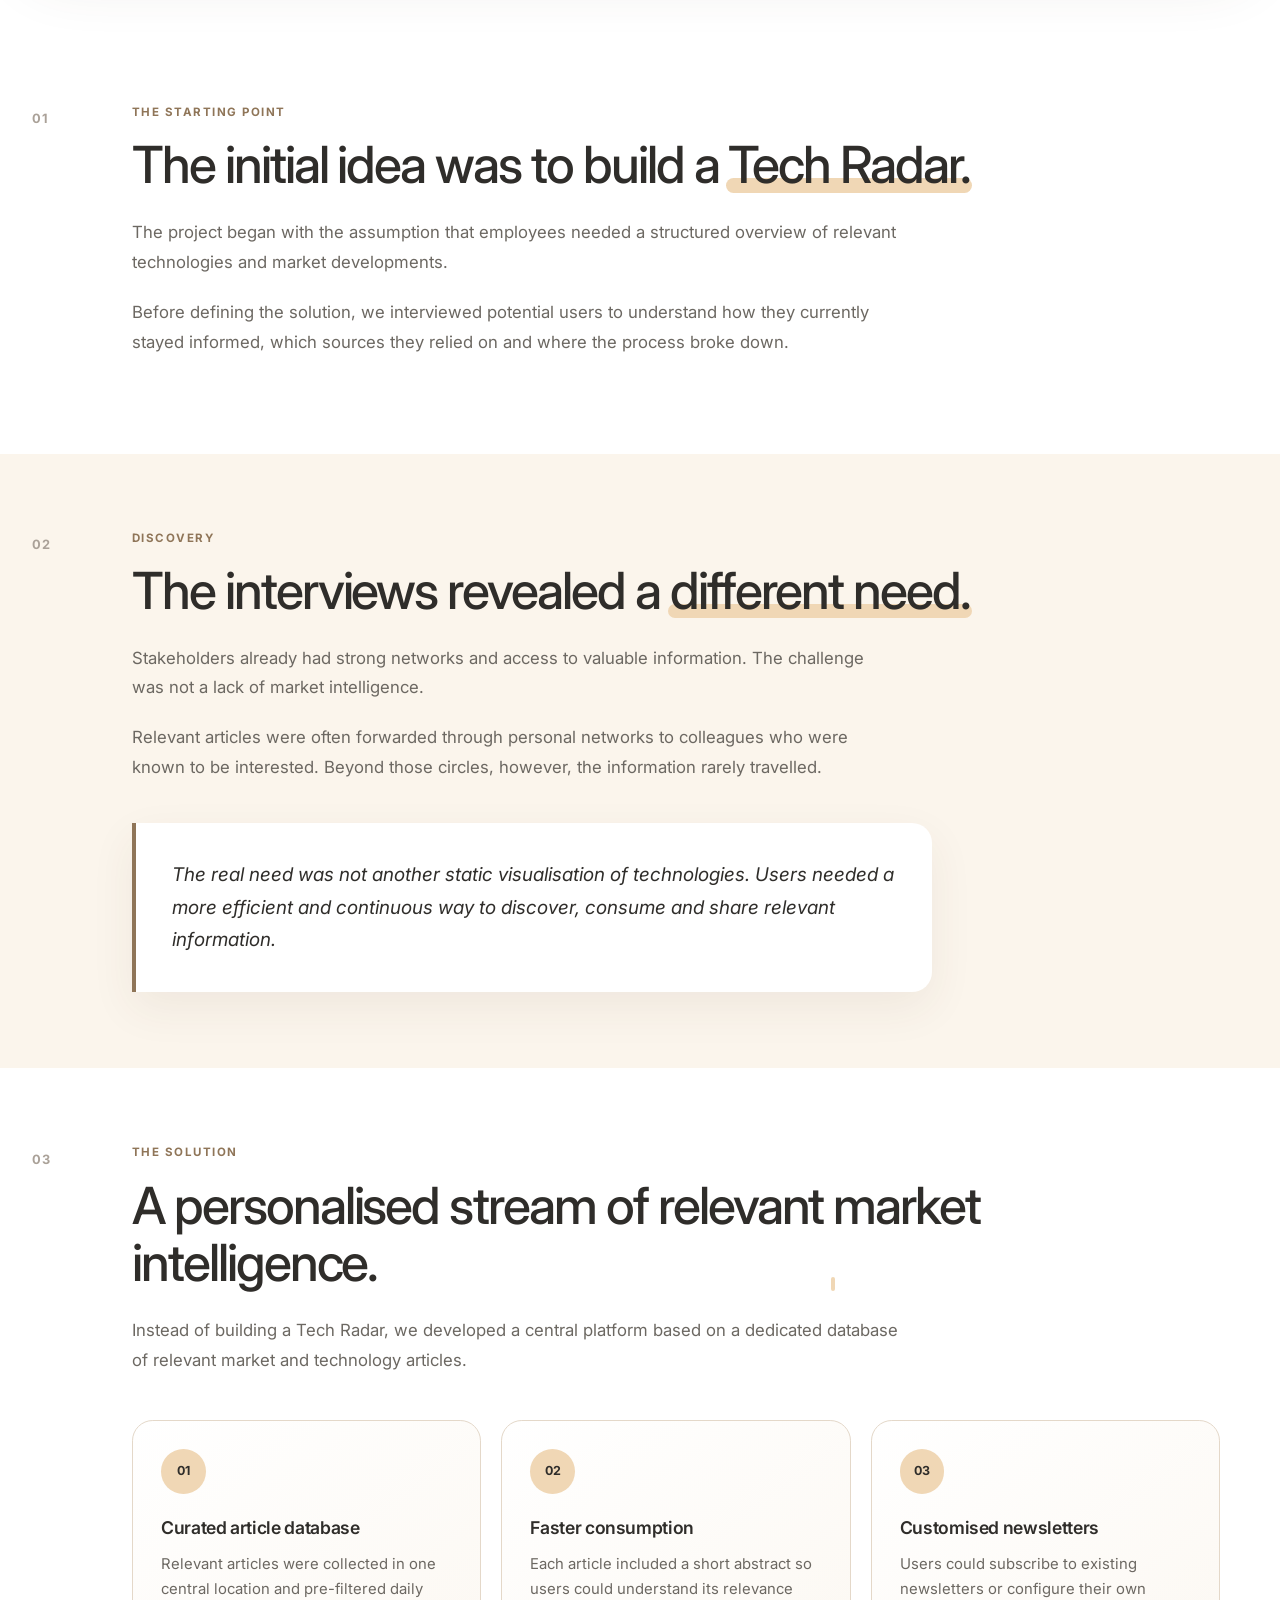
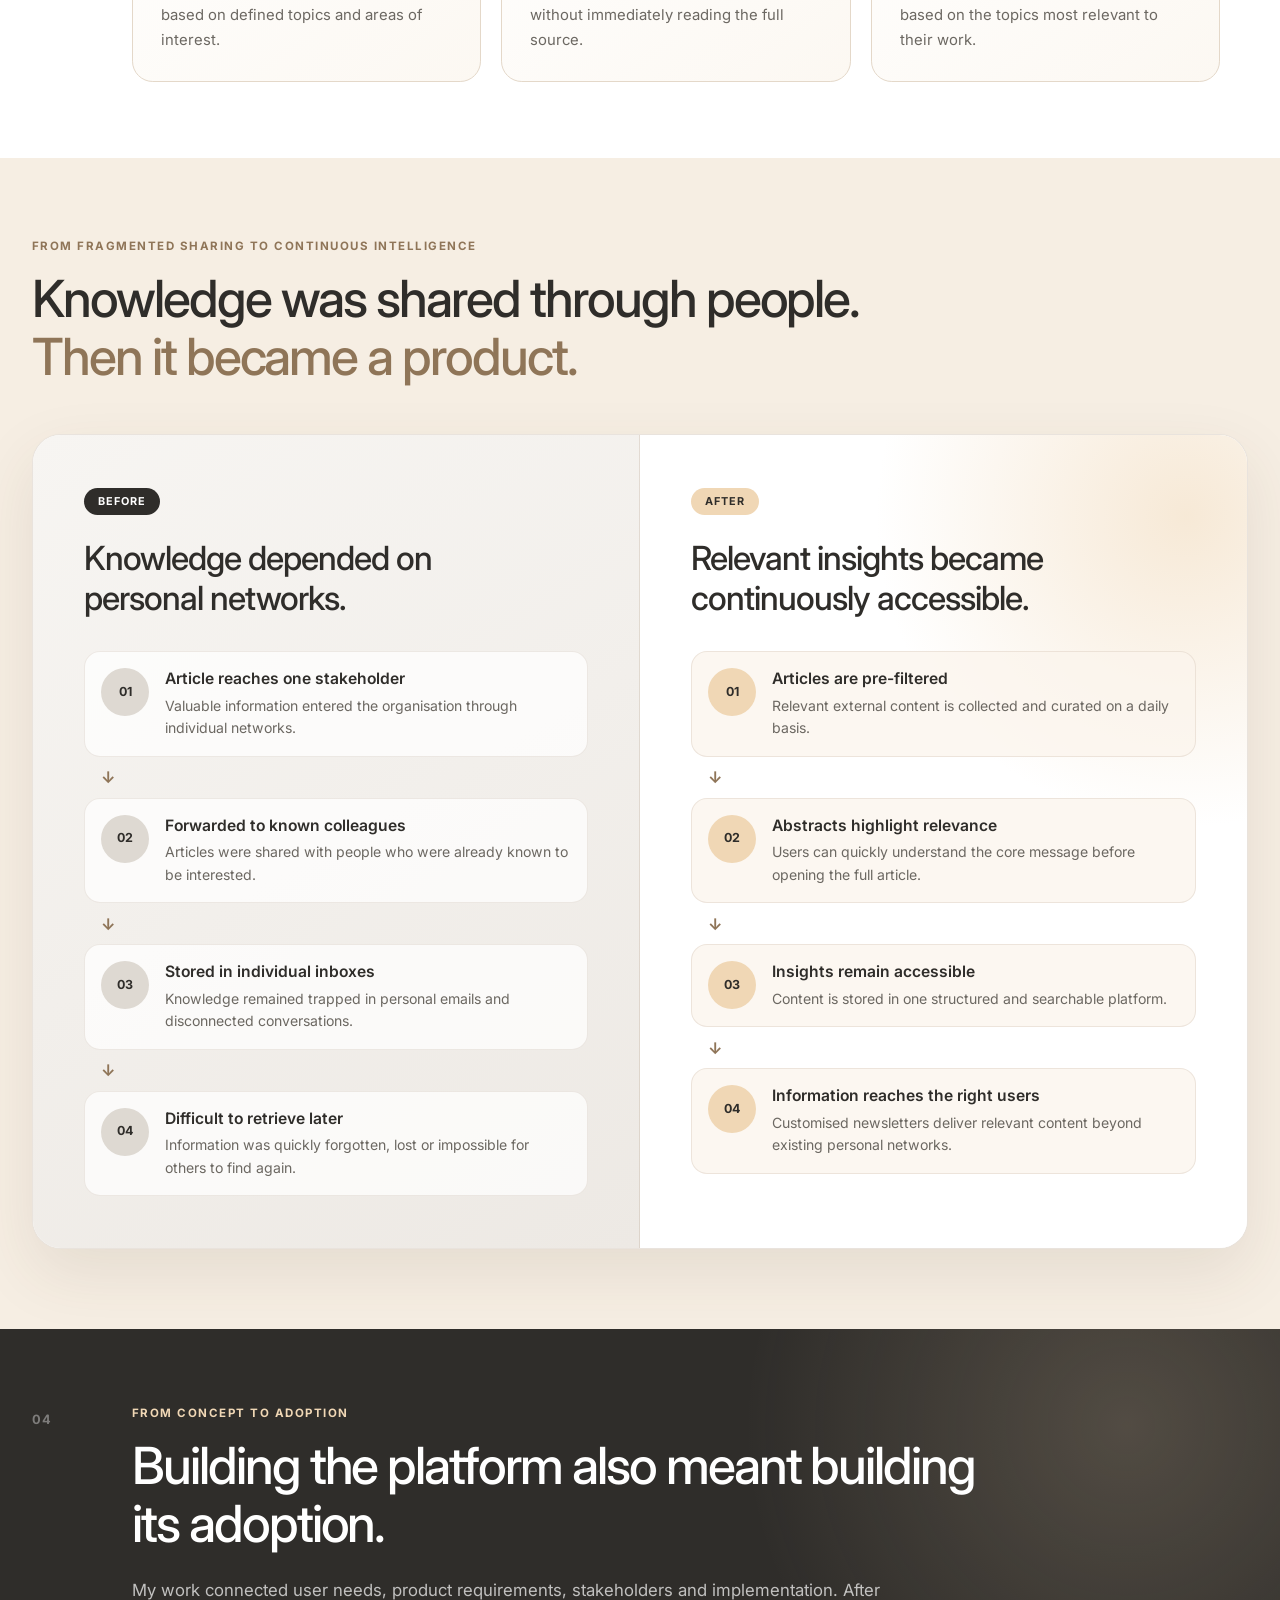
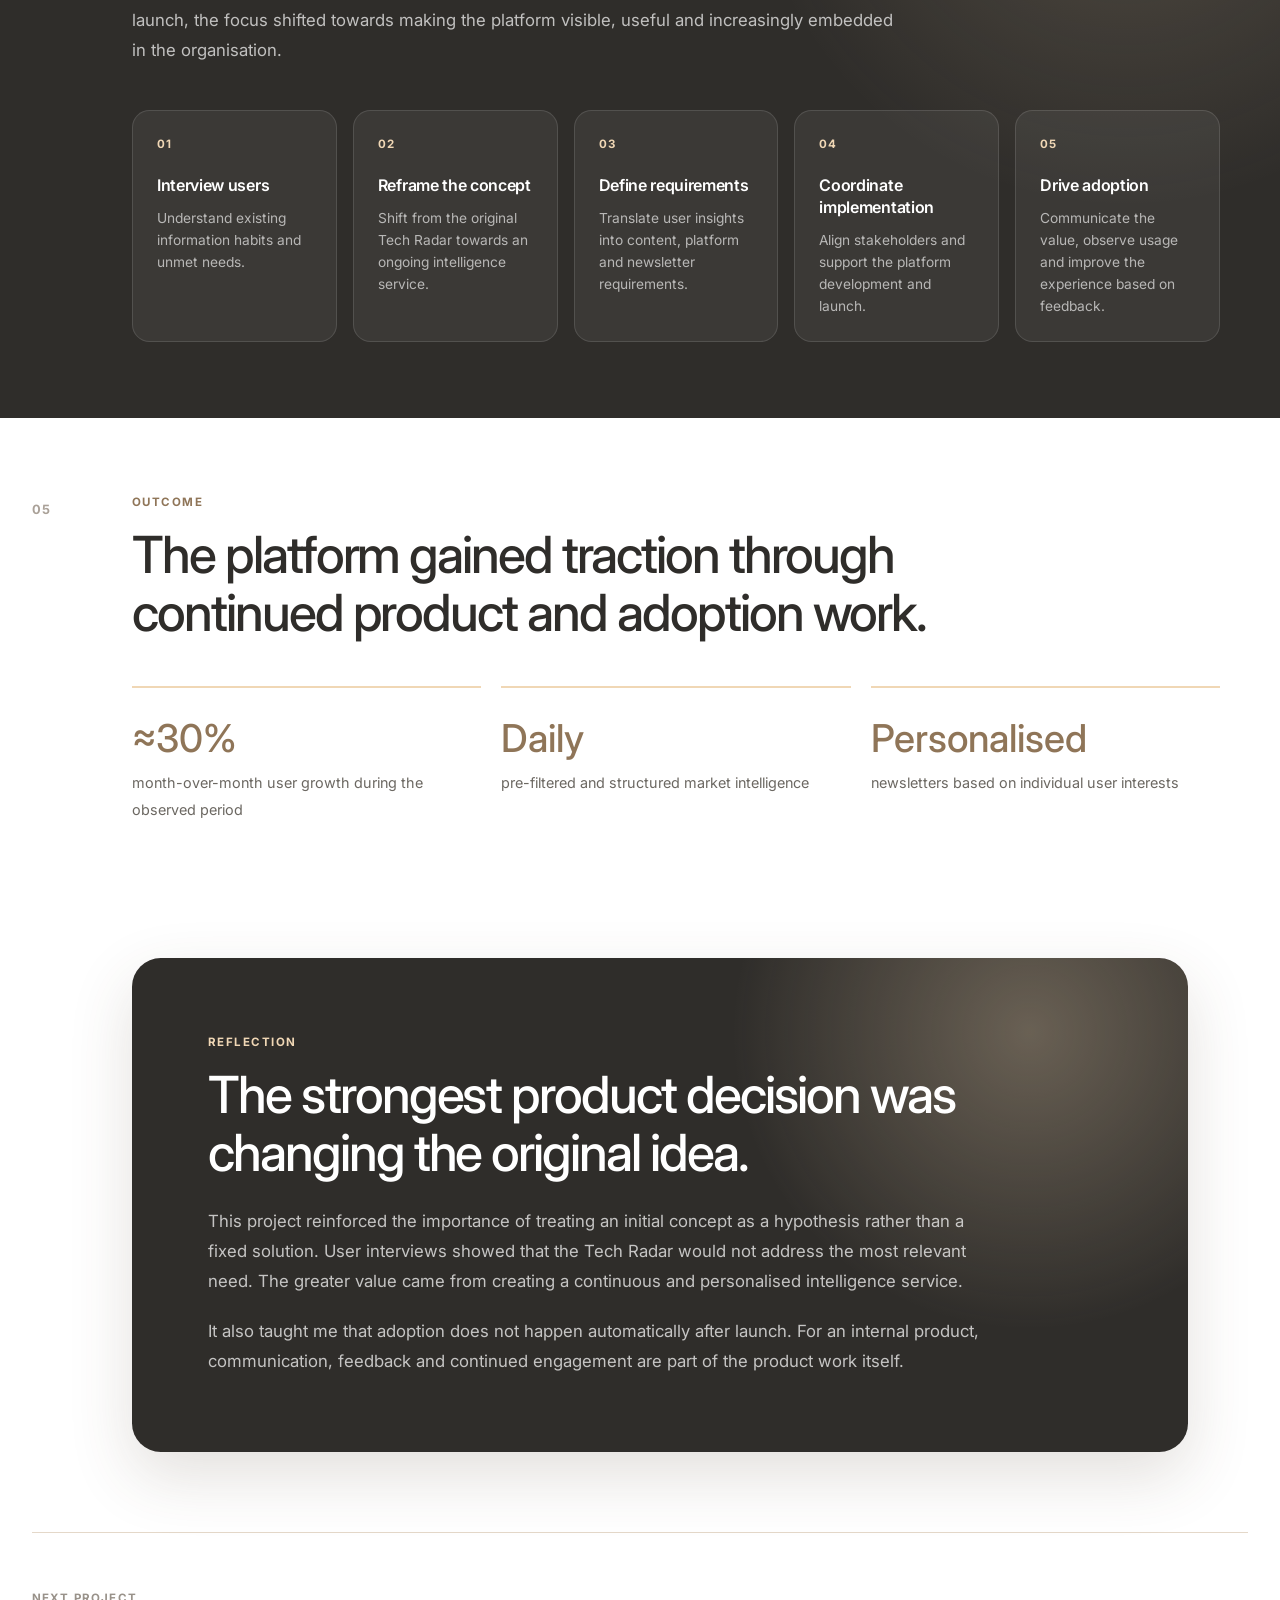
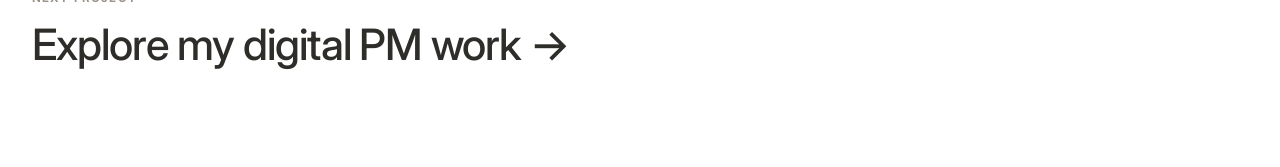
<file: Market-Intelligence.html>
<!DOCTYPE HTML>

<html lang="en">

<head>

    <title>Market Intelligence Platform | Cathrina Flum</title>

    <meta charset="utf-8">

    <meta
        name="viewport"
        content="width=device-width, initial-scale=1, user-scalable=no"
    >

    <link
        rel="stylesheet"
        href="assets/css/main.css"
    >
    <link rel="icon" type="image/svg+xml" href="images/Flavicon.svg">

</head>

<body class="market-case-page">


    <!-- BACK NAVIGATION -->

    <header class="market-case-header">

        <a
            href="index.html#work"
            class="market-case-back"
        >
            ← Back to selected work
        </a>

    </header>


    <main class="market-case">


        <!-- HERO -->

        <section class="market-hero">

            <p class="market-eyebrow">
                Internal product · Market intelligence
            </p>

            <h1>
                Market Intelligence
                <span>Platform</span>
            </h1>

            <p class="market-lead">
                How user research shifted an initial Tech Radar concept into
                a personalised market intelligence service built around daily
                relevance, faster consumption and continuous knowledge sharing.
            </p>

        </section>


        <!-- PROJECT FACTS -->

        <section class="market-facts">

            <div class="market-fact">

                <span>Role</span>

                <strong>
                    Business Analyst
                </strong>

            </div>

            <div class="market-fact">

                <span>Focus</span>

                <strong>
                    Discovery, implementation and adoption
                </strong>

            </div>

            <div class="market-fact">

                <span>Context</span>

                <strong>
                    Global MedTech organisation
                </strong>

            </div>

            <div class="market-fact">

                <span>Impact</span>

                <strong>
                    Approx. 30% monthly user growth
                </strong>

            </div>

        </section>


        <!-- HERO IMAGE -->

        <figure class="market-cover">

            <img
                src="images/Market Intelligence Platform.png"
                alt="Market Intelligence Platform teaser showing the transition from fragmented information to a central platform"
            >

        </figure>


        <!-- STARTING POINT -->

        <section class="market-section">

            <div class="market-section-number">
                01
            </div>

            <div class="market-section-content">

                <p class="market-label">
                    The starting point
                </p>

                <h2>
                    The initial idea was to build a
                    <span class="market-highlight">
                        Tech Radar.
                    </span>
                </h2>

                <p>
                    The project began with the assumption that employees needed
                    a structured overview of relevant technologies and market
                    developments.
                </p>

                <p>
                    Before defining the solution, we interviewed potential
                    users to understand how they currently stayed informed,
                    which sources they relied on and where the process broke
                    down.
                </p>

            </div>

        </section>


        <!-- DISCOVERY -->

        <section class="market-section market-section-alt">

            <div class="market-section-number">
                02
            </div>

            <div class="market-section-content">

                <p class="market-label">
                    Discovery
                </p>

                <h2>
                    The interviews revealed a
                    <span class="market-highlight">
                        different need.
                    </span>
                </h2>

                <p>
                    Stakeholders already had strong networks and access to
                    valuable information. The challenge was not a lack of
                    market intelligence.
                </p>

                <p>
                    Relevant articles were often forwarded through personal
                    networks to colleagues who were known to be interested.
                    Beyond those circles, however, the information rarely
                    travelled.
                </p>

                <div class="market-insight-card">

                    <p>
                        The real need was not another static visualisation of
                        technologies. Users needed a more efficient and
                        continuous way to discover, consume and share relevant
                        information.
                    </p>

                </div>

            </div>

        </section>


        <!-- SOLUTION -->

        <section class="market-section">

            <div class="market-section-number">
                03
            </div>

            <div class="market-section-content">

                <p class="market-label">
                    The solution
                </p>

                <h2>
                    A personalised stream of relevant
                    <span class="market-highlight">
                        market intelligence.
                    </span>
                </h2>

                <p>
                    Instead of building a Tech Radar, we developed a central
                    platform based on a dedicated database of relevant market
                    and technology articles.
                </p>

                <div class="market-solution-grid">

                    <article class="market-solution-card">

                        <span class="market-card-number">
                            01
                        </span>

                        <h3>
                            Curated article database
                        </h3>

                        <p>
                            Relevant articles were collected in one central
                            location and pre-filtered daily based on defined
                            topics and areas of interest.
                        </p>

                    </article>


                    <article class="market-solution-card">

                        <span class="market-card-number">
                            02
                        </span>

                        <h3>
                            Faster consumption
                        </h3>

                        <p>
                            Each article included a short abstract so users
                            could understand its relevance without immediately
                            reading the full source.
                        </p>

                    </article>


                    <article class="market-solution-card">

                        <span class="market-card-number">
                            03
                        </span>

                        <h3>
                            Customised newsletters
                        </h3>

                        <p>
                            Users could subscribe to existing newsletters or
                            configure their own based on the topics most
                            relevant to their work.
                        </p>

                    </article>

                </div>

            </div>

        </section>


        <!-- BEFORE / AFTER -->

        <section class="market-comparison-section">

            <div class="market-comparison-heading">

                <p class="market-label">
                    From fragmented sharing to continuous intelligence
                </p>

                <h2>
                    Knowledge was shared through people.
                    <span>
                        Then it became a product.
                    </span>
                </h2>

            </div>


            <div class="market-comparison-grid">


                <!-- BEFORE -->

                <article class="market-comparison-column market-before">

                    <div class="market-comparison-label">
                        Before
                    </div>

                    <h3>
                        Knowledge depended on personal networks.
                    </h3>

                    <div class="market-comparison-flow">

                        <div class="market-comparison-step">

                            <span class="market-step-icon">
                                01
                            </span>

                            <div>

                                <strong>
                                    Article reaches one stakeholder
                                </strong>

                                <p>
                                    Valuable information entered the
                                    organisation through individual networks.
                                </p>

                            </div>

                        </div>


                        <div class="market-comparison-arrow">
                            ↓
                        </div>


                        <div class="market-comparison-step">

                            <span class="market-step-icon">
                                02
                            </span>

                            <div>

                                <strong>
                                    Forwarded to known colleagues
                                </strong>

                                <p>
                                    Articles were shared with people who were
                                    already known to be interested.
                                </p>

                            </div>

                        </div>


                        <div class="market-comparison-arrow">
                            ↓
                        </div>


                        <div class="market-comparison-step">

                            <span class="market-step-icon">
                                03
                            </span>

                            <div>

                                <strong>
                                    Stored in individual inboxes
                                </strong>

                                <p>
                                    Knowledge remained trapped in personal
                                    emails and disconnected conversations.
                                </p>

                            </div>

                        </div>


                        <div class="market-comparison-arrow">
                            ↓
                        </div>


                        <div class="market-comparison-step">

                            <span class="market-step-icon">
                                04
                            </span>

                            <div>

                                <strong>
                                    Difficult to retrieve later
                                </strong>

                                <p>
                                    Information was quickly forgotten, lost or
                                    impossible for others to find again.
                                </p>

                            </div>

                        </div>

                    </div>

                </article>


                <!-- AFTER -->

                <article class="market-comparison-column market-after">

                    <div class="market-comparison-label">
                        After
                    </div>

                    <h3>
                        Relevant insights became continuously accessible.
                    </h3>

                    <div class="market-comparison-flow">

                        <div class="market-comparison-step">

                            <span class="market-step-icon">
                                01
                            </span>

                            <div>

                                <strong>
                                    Articles are pre-filtered
                                </strong>

                                <p>
                                    Relevant external content is collected and
                                    curated on a daily basis.
                                </p>

                            </div>

                        </div>


                        <div class="market-comparison-arrow">
                            ↓
                        </div>


                        <div class="market-comparison-step">

                            <span class="market-step-icon">
                                02
                            </span>

                            <div>

                                <strong>
                                    Abstracts highlight relevance
                                </strong>

                                <p>
                                    Users can quickly understand the core
                                    message before opening the full article.
                                </p>

                            </div>

                        </div>


                        <div class="market-comparison-arrow">
                            ↓
                        </div>


                        <div class="market-comparison-step">

                            <span class="market-step-icon">
                                03
                            </span>

                            <div>

                                <strong>
                                    Insights remain accessible
                                </strong>

                                <p>
                                    Content is stored in one structured and
                                    searchable platform.
                                </p>

                            </div>

                        </div>


                        <div class="market-comparison-arrow">
                            ↓
                        </div>


                        <div class="market-comparison-step">

                            <span class="market-step-icon">
                                04
                            </span>

                            <div>

                                <strong>
                                    Information reaches the right users
                                </strong>

                                <p>
                                    Customised newsletters deliver relevant
                                    content beyond existing personal networks.
                                </p>

                            </div>

                        </div>

                    </div>

                </article>

            </div>

        </section>


        <!-- CONCEPT TO ADOPTION -->

        <section class="market-section market-section-dark">

            <div class="market-section-number">
                04
            </div>

            <div class="market-section-content">

                <p class="market-label">
                    From concept to adoption
                </p>

                <h2>
                    Building the platform also meant building its adoption.
                </h2>

                <p>
                    My work connected user needs, product requirements,
                    stakeholders and implementation. After launch, the focus
                    shifted towards making the platform visible, useful and
                    increasingly embedded in the organisation.
                </p>

                <div class="market-process">

                    <article>

                        <span>
                            01
                        </span>

                        <h3>
                            Interview users
                        </h3>

                        <p>
                            Understand existing information habits and unmet
                            needs.
                        </p>

                    </article>


                    <article>

                        <span>
                            02
                        </span>

                        <h3>
                            Reframe the concept
                        </h3>

                        <p>
                            Shift from the original Tech Radar towards an
                            ongoing intelligence service.
                        </p>

                    </article>


                    <article>

                        <span>
                            03
                        </span>

                        <h3>
                            Define requirements
                        </h3>

                        <p>
                            Translate user insights into content, platform and
                            newsletter requirements.
                        </p>

                    </article>


                    <article>

                        <span>
                            04
                        </span>

                        <h3>
                            Coordinate implementation
                        </h3>

                        <p>
                            Align stakeholders and support the platform
                            development and launch.
                        </p>

                    </article>


                    <article>

                        <span>
                            05
                        </span>

                        <h3>
                            Drive adoption
                        </h3>

                        <p>
                            Communicate the value, observe usage and improve
                            the experience based on feedback.
                        </p>

                    </article>

                </div>

            </div>

        </section>


        <!-- OUTCOME -->

        <section class="market-section">

            <div class="market-section-number">
                05
            </div>

            <div class="market-section-content">

                <p class="market-label">
                    Outcome
                </p>

                <h2>
                    The platform gained traction through continued product and
                    adoption work.
                </h2>

                <div class="market-outcomes">

                    <article>

                        <strong>
                            ≈30%
                        </strong>

                        <span>
                            month-over-month user growth during the observed
                            period
                        </span>

                    </article>


                    <article>

                        <strong>
                            Daily
                        </strong>

                        <span>
                            pre-filtered and structured market intelligence
                        </span>

                    </article>


                    <article>

                        <strong>
                            Personalised
                        </strong>

                        <span>
                            newsletters based on individual user interests
                        </span>

                    </article>

                </div>

            </div>

        </section>


        <!-- REFLECTION -->

        <section class="market-reflection">

            <p class="market-label">
                Reflection
            </p>

            <h2>
                The strongest product decision was changing the original idea.
            </h2>

            <p>
                This project reinforced the importance of treating an initial
                concept as a hypothesis rather than a fixed solution. User
                interviews showed that the Tech Radar would not address the
                most relevant need. The greater value came from creating a
                continuous and personalised intelligence service.
            </p>

            <p>
                It also taught me that adoption does not happen automatically
                after launch. For an internal product, communication, feedback
                and continued engagement are part of the product work itself.
            </p>

        </section>


        <!-- NEXT PROJECT -->

        <footer class="market-next-project">

            <span>
                Next project
            </span>

            <a href="Locamigo.html">
                Explore my digital PM work →
            </a>

        </footer>


    </main>


</body>

</html>
</file>
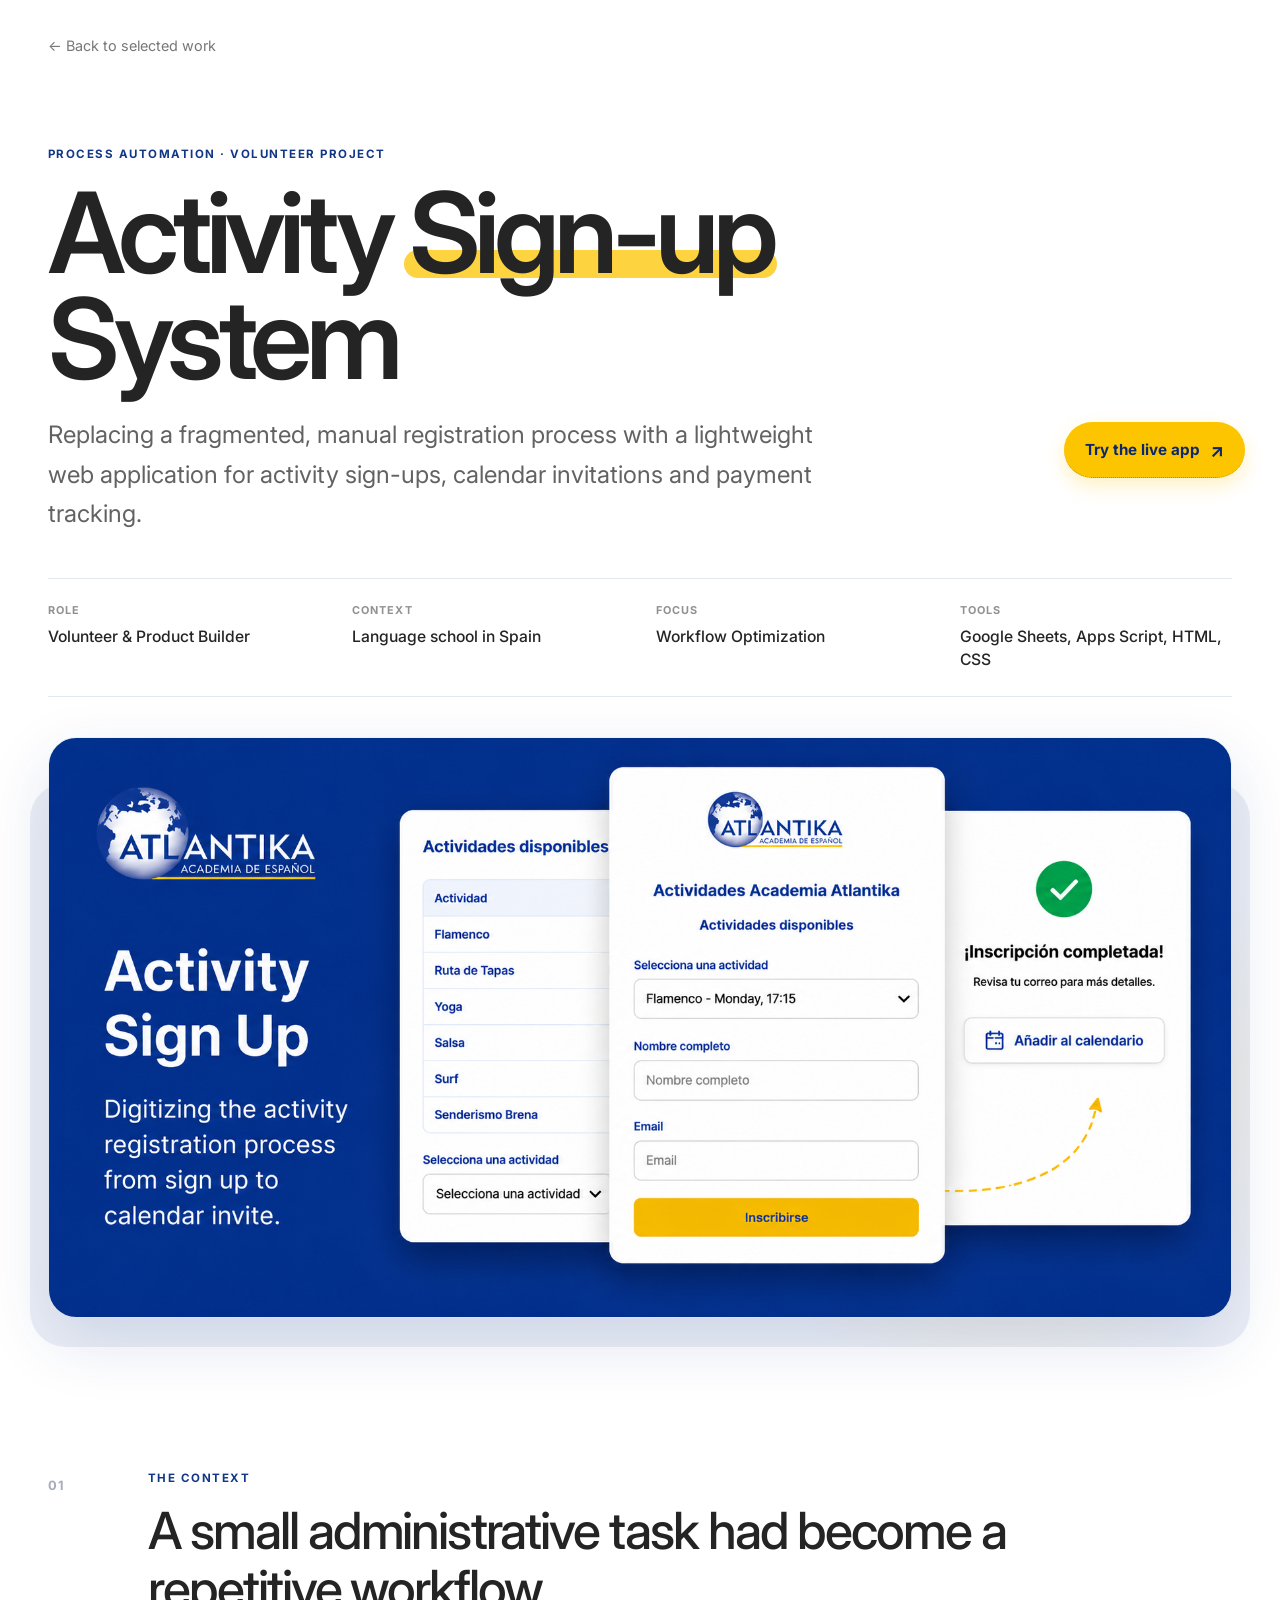
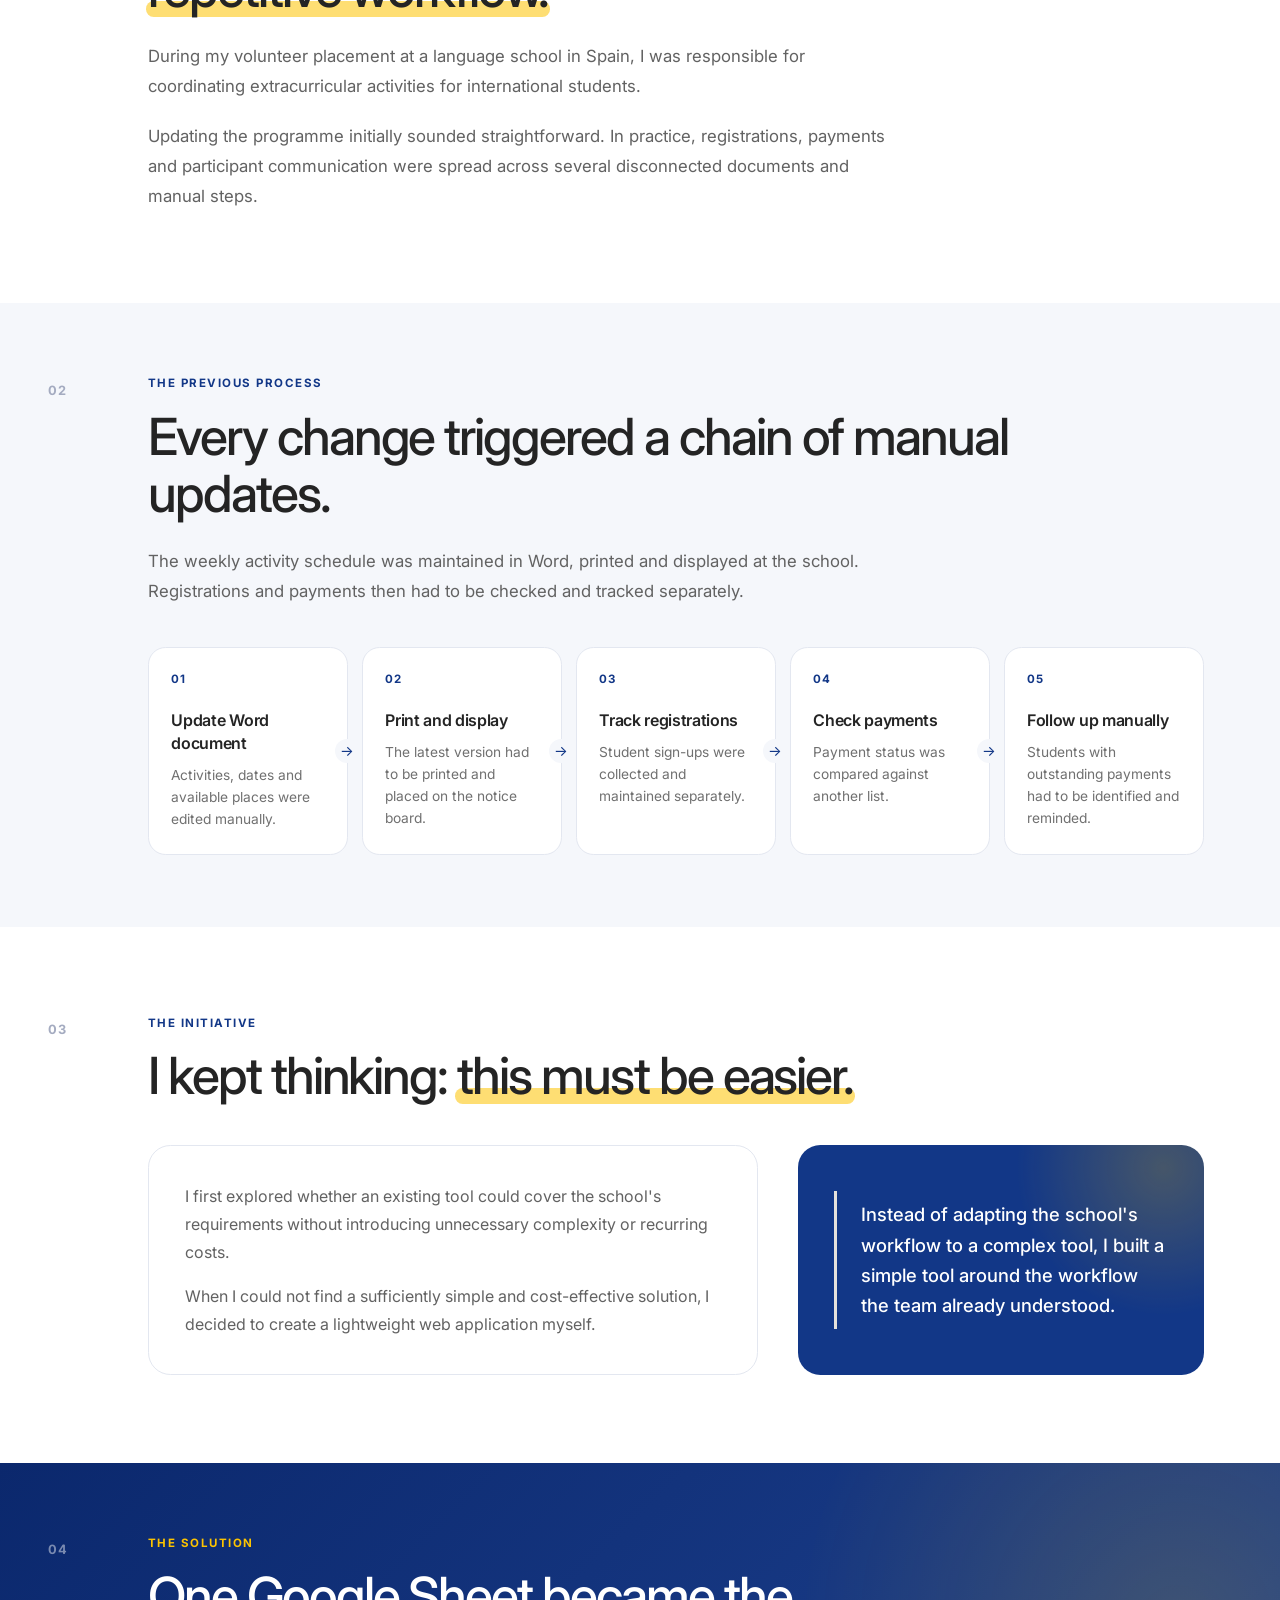
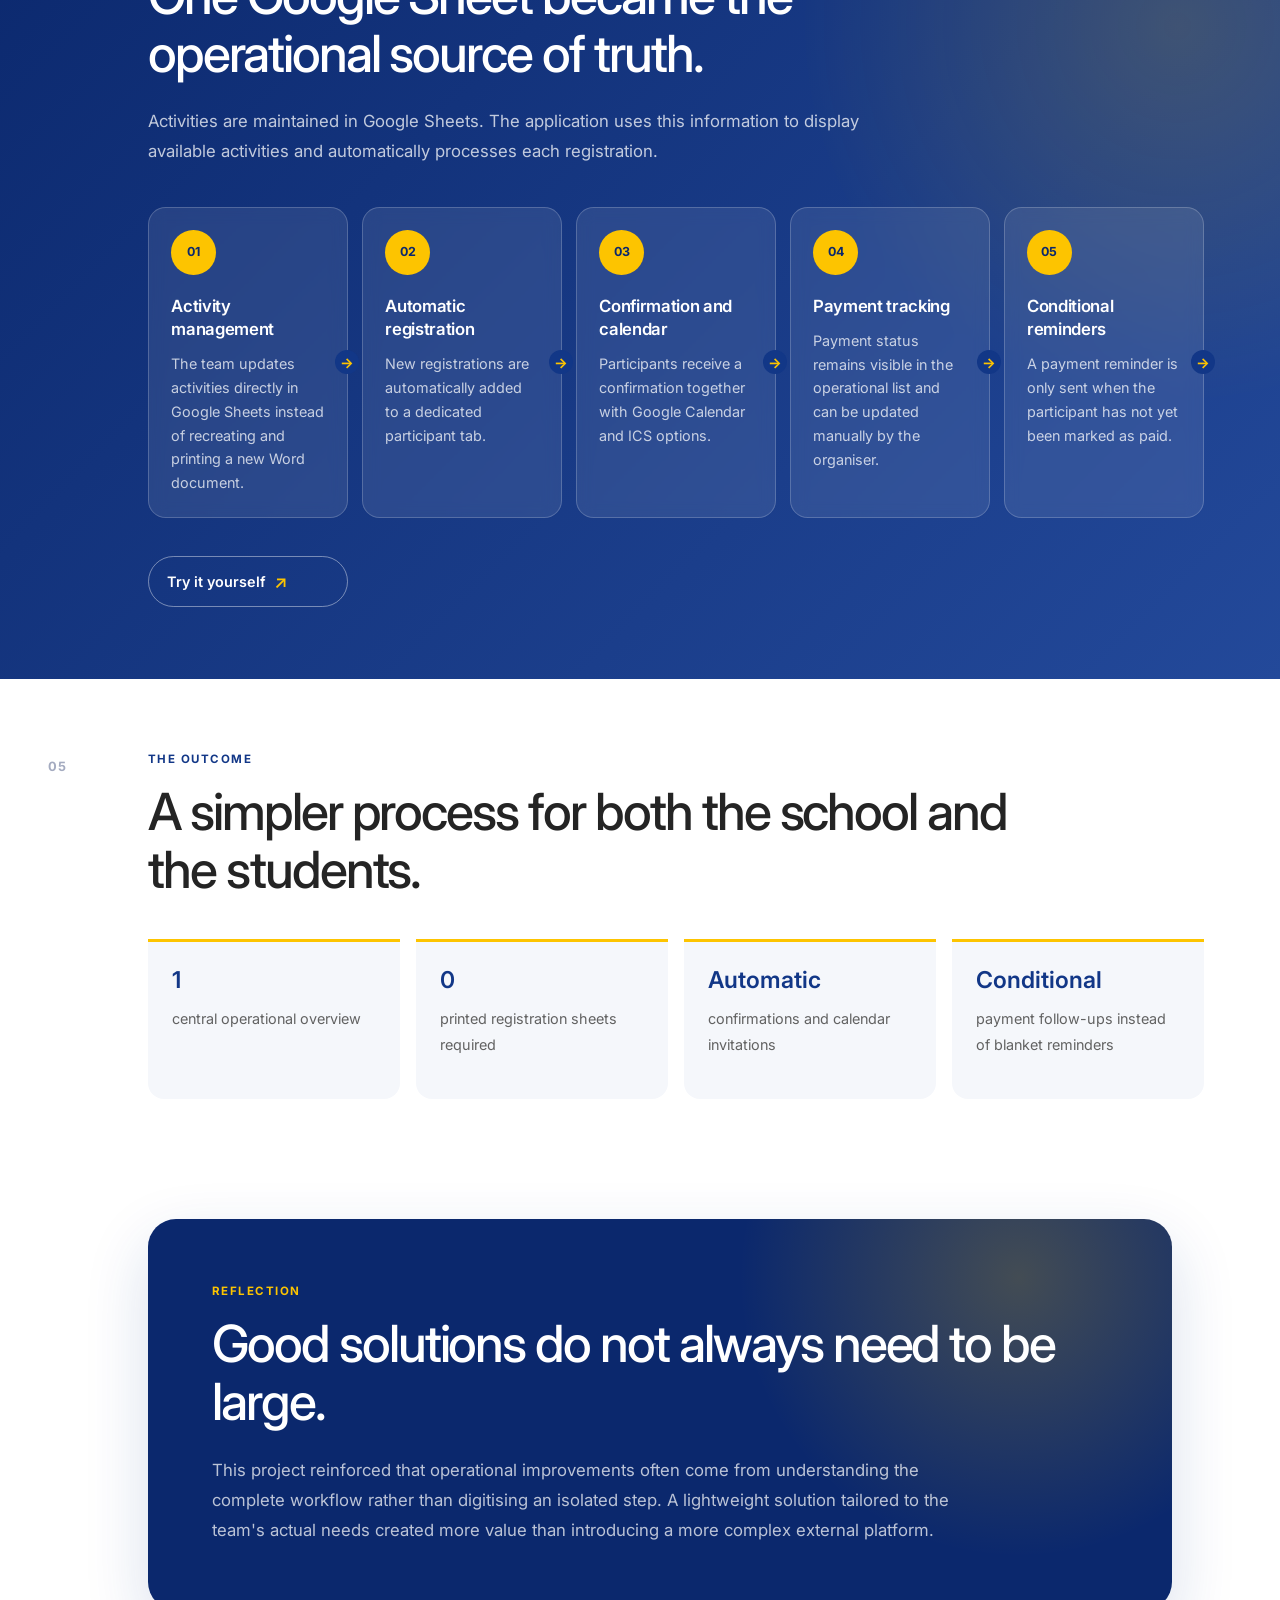
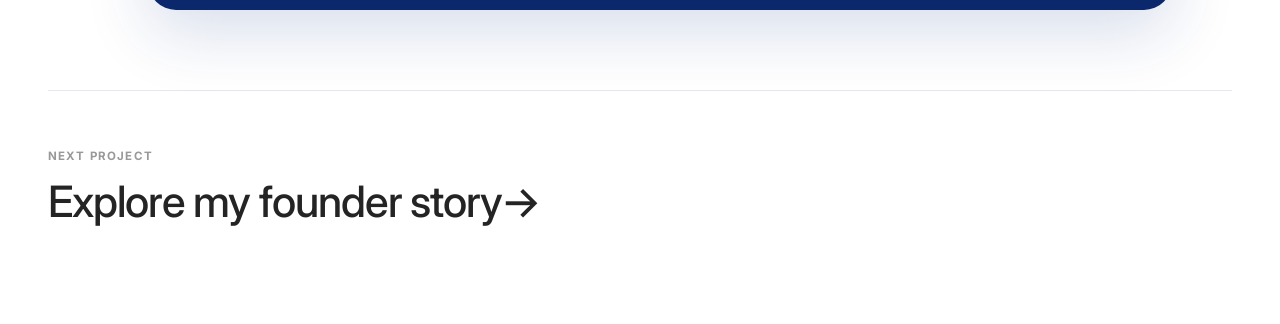
<file: WebApp.html>
<!DOCTYPE HTML>

<html lang="en">

<head>

    <title>Activity Sign-up System | Cathrina Flum</title>

    <meta charset="utf-8">

    <meta
        name="viewport"
        content="width=device-width, initial-scale=1, user-scalable=no"
    >

    <link
        rel="stylesheet"
        href="assets/css/main.css"
    >
    <link rel="icon" type="image/svg+xml" href="images/Flavicon.svg">
  
</head>

<body class="activity-case-page">


    <!-- BACK NAVIGATION -->

    <header class="activity-case-header">

        <a
            href="index.html#work"
            class="activity-case-back"
        >
            ← Back to selected work
        </a>

    </header>


    <main class="activity-case">


        <!-- HERO -->

        <section class="activity-hero">

            <p class="activity-eyebrow">
                Process automation · Volunteer project
            </p>
        
            <h1>
                Activity
                <span>Sign-up</span>
                System
            </h1>
        
            <p class="activity-lead">
                Replacing a fragmented, manual registration process with a
                lightweight web application for activity sign-ups, calendar
                invitations and payment tracking.
            </p>
        
            <a
                class="activity-hero-link"
                href="https://script.google.com/macros/s/AKfycbyZRjC-D4SZiMEauGvya63m7JxS7zUcMxAzu_CXaIBxBk2BKvPzHYxLn8BsjYWYlynpOg/exec"
                target="_blank"
                rel="noopener noreferrer"
            >
                Try the live app
                <span aria-hidden="true">↗</span>
            </a>
        
        </section>


        <!-- PROJECT FACTS -->

        <section class="activity-facts">

            <div class="activity-fact">

                <span>Role</span>

                <strong>
                    Volunteer & Product Builder
                </strong>

            </div>

            <div class="activity-fact">

                <span>Context</span>

                <strong>
                    Language school in Spain
                </strong>

            </div>

            <div class="activity-fact">

                <span>Focus</span>

                <strong>
                    Workflow Optimization
                </strong>

            </div>

            <div class="activity-fact">

                <span>Tools</span>

                <strong>
                    Google Sheets, Apps Script, HTML, CSS
                </strong>

            </div>

        </section>


        <!-- HERO IMAGE -->

        <figure class="activity-cover">

            <img
                src="images/Activity Sign Up Web App.png"
                alt="Activity Sign-up web application for Academia Atlantika"
            >

        </figure>


        <!-- CONTEXT -->

        <section class="activity-section">

            <div class="activity-section-number">
                01
            </div>

            <div class="activity-section-content">

                <p class="activity-label">
                    The context
                </p>

                <h2>
                    A small administrative task had become a
                    <span class="activity-highlight">
                        repetitive workflow.
                    </span>
                </h2>

                <p>
                    During my volunteer placement at a language school in
                    Spain, I was responsible for coordinating extracurricular
                    activities for international students.
                </p>

                <p>
                    Updating the programme initially sounded straightforward.
                    In practice, registrations, payments and participant
                    communication were spread across several disconnected
                    documents and manual steps.
                </p>

            </div>

        </section>


        <!-- BEFORE -->

        <section class="activity-section activity-section-alt">

            <div class="activity-section-number">
                02
            </div>

            <div class="activity-section-content">

                <p class="activity-label">
                    The previous process
                </p>

                <h2>
                    Every change triggered a chain of manual updates.
                </h2>

                <p>
                    The weekly activity schedule was maintained in Word,
                    printed and displayed at the school. Registrations and
                    payments then had to be checked and tracked separately.
                </p>


                <div class="activity-before-flow">

                    <article class="activity-before-step">

                        <span>01</span>

                        <h3>
                            Update Word document
                        </h3>

                        <p>
                            Activities, dates and available places were edited
                            manually.
                        </p>

                    </article>


                    <article class="activity-before-step">

                        <span>02</span>

                        <h3>
                            Print and display
                        </h3>

                        <p>
                            The latest version had to be printed and placed on
                            the notice board.
                        </p>

                    </article>


                    <article class="activity-before-step">

                        <span>03</span>

                        <h3>
                            Track registrations
                        </h3>

                        <p>
                            Student sign-ups were collected and maintained
                            separately.
                        </p>

                    </article>


                    <article class="activity-before-step">

                        <span>04</span>

                        <h3>
                            Check payments
                        </h3>

                        <p>
                            Payment status was compared against another list.
                        </p>

                    </article>


                    <article class="activity-before-step">

                        <span>05</span>

                        <h3>
                            Follow up manually
                        </h3>

                        <p>
                            Students with outstanding payments had to be
                            identified and reminded.
                        </p>

                    </article>

                </div>

            </div>

        </section>


        <!-- INITIATIVE -->

        <section class="activity-section activity-initiative-section">

            <div class="activity-section-number">
                03
            </div>

            <div class="activity-section-content">

                <p class="activity-label">
                    The initiative
                </p>

                <h2>
                    I kept thinking:
                    <span class="activity-highlight">
                        this must be easier.
                    </span>
                </h2>

                <div class="activity-initiative-card">

                    <div class="activity-initiative-copy">

                        <p>
                            I first explored whether an existing tool could
                            cover the school's requirements without introducing
                            unnecessary complexity or recurring costs.
                        </p>

                        <p>
                            When I could not find a sufficiently simple and
                            cost-effective solution, I decided to create a
                            lightweight web application myself.
                        </p>

                    </div>

                    <div class="activity-initiative-quote">

                        <blockquote>
                            Instead of adapting the school's workflow to a
                            complex tool, I built a simple tool around the
                            workflow the team already understood.
                        </blockquote>

                    </div>

                </div>

            </div>

        </section>


        <!-- SOLUTION / NEW FLOW -->

<section class="activity-section activity-section-blue">

    <div class="activity-section-number">
        04
    </div>

    <div class="activity-section-content">

        <p class="activity-label">
            The solution
        </p>

        <h2>
            One Google Sheet became the operational source of truth.
        </h2>

        <p>
            Activities are maintained in Google Sheets. The application
            uses this information to display available activities and
            automatically processes each registration.
        </p>

        <div class="activity-solution-flow">

            <article class="activity-solution-step">
                <span>01</span>

                <h3>
                    Activity management
                </h3>

                <p>
                    The team updates activities directly in Google Sheets
                    instead of recreating and printing a new Word document.
                </p>
            </article>

            <article class="activity-solution-step">
                <span>02</span>

                <h3>
                    Automatic registration
                </h3>

                <p>
                    New registrations are automatically added to a
                    dedicated participant tab.
                </p>
            </article>

            <article class="activity-solution-step">
                <span>03</span>

                <h3>
                    Confirmation and calendar
                </h3>

                <p>
                    Participants receive a confirmation together with
                    Google Calendar and ICS options.
                </p>
            </article>

            <article class="activity-solution-step">
                <span>04</span>

                <h3>
                    Payment tracking
                </h3>

                <p>
                    Payment status remains visible in the operational
                    list and can be updated manually by the organiser.
                </p>
            </article>

            <article class="activity-solution-step">
                <span>05</span>

                <h3>
                    Conditional reminders
                </h3>

                <p>
                    A payment reminder is only sent when the participant
                    has not yet been marked as paid.
                </p>
            </article>
            <a
                class="activity-solution-link"
                href="https://script.google.com/macros/s/AKfycbyZRjC-D4SZiMEauGvya63m7JxS7zUcMxAzu_CXaIBxBk2BKvPzHYxLn8BsjYWYlynpOg/exec"
                target="_blank"
                rel="noopener noreferrer"
            >
                Try it yourself
                <span aria-hidden="true">↗</span>
            </a>

        </div>

    </div>

</section>

        <!-- IMPACT -->

        <section class="activity-section activity-impact-section">

            <div class="activity-section-number">
                05
            </div>

            <div class="activity-section-content">

                <p class="activity-label">
                    The outcome
                </p>

                <h2>
                    A simpler process for both the school and the students.
                </h2>


                <div class="activity-impact-grid">

                    <article>

                        <strong>
                            1
                        </strong>

                        <span>
                            central operational overview
                        </span>

                    </article>

                    <article>

                        <strong>
                            0
                        </strong>

                        <span>
                            printed registration sheets required
                        </span>

                    </article>

                    <article>

                        <strong>
                            Automatic
                        </strong>

                        <span>
                            confirmations and calendar invitations
                        </span>

                    </article>

                    <article>

                        <strong>
                            Conditional
                        </strong>

                        <span>
                            payment follow-ups instead of blanket reminders
                        </span>

                    </article>

                </div>

            </div>

        </section>


        <!-- REFLECTION -->

        <section class="activity-reflection">

            <p class="activity-label">
                Reflection
            </p>

            <h2>
                Good solutions do not always need to be large.
            </h2>

            <p>
                This project reinforced that operational improvements often
                come from understanding the complete workflow rather than
                digitising an isolated step. A lightweight solution tailored to
                the team's actual needs created more value than introducing a
                more complex external platform.
            </p>

        </section>


        <!-- NEXT PROJECT -->

        <footer class="activity-next-project">

            <span>
                Next project
            </span>

            <a href="Amazon-Business.html">
                Explore my founder story→
            </a>

        </footer>


    </main>


</body>

</html>
</file>
<file: assets/css/noscript.css>
/*
	Dimension by HTML5 UP
	html5up.net | @ajlkn
	Free for personal and commercial use under the CCA 3.0 license (html5up.net/license)
*/

/* BG */

	body.is-preload #bg:before {
		background-color: transparent;
	}

/* Header */

	body.is-preload #header {
		-moz-filter: none;
		-webkit-filter: none;
		-ms-filter: none;
		filter: none;
	}

		body.is-preload #header > * {
			opacity: 1;
		}

		body.is-preload #header .content .inner {
			max-height: none;
			padding: 3rem 2rem;
			opacity: 1;
		}

/* Main */

	#main article {
		opacity: 1;
		margin: 4rem 0 0 0;
	}
</file>
<file: assets/css/main.css>
@import url(fontawesome-all.min.css);
@import url("https://fonts.googleapis.com/css2?family=Inter:wght@400;500;600&display=swap");

/*
	Dimension by HTML5 UP
	html5up.net | @ajlkn
	Free for personal and commercial use under the CCA 3.0 license (html5up.net/license)
*/

html, body, div, span, applet, object,
iframe, h1, h2, h3, h4, h5, h6, p, blockquote,
pre, a, abbr, acronym, address, big, cite,
code, del, dfn, em, img, ins, kbd, q, s, samp,
small, strike, strong, sub, sup, tt, var, b,
u, i, center, dl, dt, dd, ol, ul, li, fieldset,
form, label, legend, table, caption, tbody,
tfoot, thead, tr, th, td, article, aside,
canvas, details, embed, figure, figcaption,
footer, header, hgroup, menu, nav, output, ruby,
section, summary, time, mark, audio, video {
	margin: 0;
	padding: 0;
	border: 0;
	font-size: 100%;
	font: inherit;
	vertical-align: baseline;}

article, aside, details, figcaption, figure,
footer, header, hgroup, menu, nav, section {
	display: block;}

body {
	line-height: 1;
}

ol, ul {
	list-style: none;
}

blockquote, q {
	quotes: none;
}

	blockquote:before, blockquote:after, q:before, q:after {
		content: '';
		content: none;
	}

table {
	border-collapse: collapse;
	border-spacing: 0;
}

body {
	-webkit-text-size-adjust: none;
}

mark {
	background-color: transparent;
	color: inherit;
}

input::-moz-focus-inner {
	border: 0;
	padding: 0;
}

input, select, textarea {
	-moz-appearance: none;
	-webkit-appearance: none;
	-ms-appearance: none;
	appearance: none;
}

/* Basic */

	@-ms-viewport {
		width: device-width;
	}

	@media screen and (max-width: 480px) {

		html, body {
			min-width: 320px;
		}

	}

	html {
		box-sizing: border-box;
	}

	*, *:before, *:after {
		box-sizing: inherit;
	}

	body {
		background: #F7F5F2;
		-moz-osx-font-smoothing: grayscale;
		-webkit-font-smoothing: antialiased;
	}

		body.is-preload *, body.is-preload *:before, body.is-preload *:after {
			-moz-animation: none !important;
			-webkit-animation: none !important;
			-ms-animation: none !important;
			animation: none !important;
			-moz-transition: none !important;
			-webkit-transition: none !important;
			-ms-transition: none !important;
			transition: none !important;
		}

/* Type */

	html {
		font-size: 16pt;
	}

		@media screen and (max-width: 1680px) {

			html {
				font-size: 12pt;
			}

		}

		@media screen and (max-width: 736px) {

			html {
				font-size: 11pt;
			}

		}

		@media screen and (max-width: 360px) {

			html {
				font-size: 10pt;
			}

		}

	body, input, select, textarea {
		color: #171717;
		font-family: "Inter", -apple-system, BlinkMacSystemFont, "Segoe UI", Roboto, "Helvetica Neue", Arial, sans-serif;
		font-weight: 400;
		font-size: 1rem;
		line-height: 1.65;
	}

	a {
		-moz-transition: color 0.2s ease-in-out, background-color 0.2s ease-in-out, border-bottom-color 0.2s ease-in-out;
		-webkit-transition: color 0.2s ease-in-out, background-color 0.2s ease-in-out, border-bottom-color 0.2s ease-in-out;
		-ms-transition: color 0.2s ease-in-out, background-color 0.2s ease-in-out, border-bottom-color 0.2s ease-in-out;
		transition: color 0.2s ease-in-out, background-color 0.2s ease-in-out, border-bottom-color 0.2s ease-in-out;
		border-bottom: dotted 1px rgba(23, 23, 23, 0.35);
		text-decoration: none;
		color: inherit;
	}

		a:hover {
			border-bottom-color: transparent;
		}

	strong, b {
		color: #171717;
		font-weight: 600;
	}

	em, i {
		font-style: italic;
	}

	p {
		margin: 0 0 2rem 0;
	}

	h1, h2, h3, h4, h5, h6 {
		color: #171717;
		font-weight: 600;
		line-height: 1.25;
		margin: 0 0 1rem 0;
		text-transform: none;
		letter-spacing: -0.02em;
	}

		h1 a, h2 a, h3 a, h4 a, h5 a, h6 a {
			color: inherit;
			text-decoration: none;
		}

		h1.major, h2.major, h3.major, h4.major, h5.major, h6.major {
			border-bottom: solid 1px #E5E2DD;
			width: -moz-max-content;
			width: -webkit-max-content;
			width: -ms-max-content;
			width: max-content;
			padding-bottom: 0.75rem;
			margin: 0 0 2rem 0;
		}

	h1 {
		font-size: 2.75rem;
		line-height: 1.15;
		letter-spacing: -0.03em;
	}

	h2 {
		font-size: 1.375rem;
		line-height: 1.3;
		letter-spacing: -0.02em;
	}

	h3 {
		font-size: 1rem;
	}

	h4 {
		font-size: 0.8rem;
	}

	h5 {
		font-size: 0.7rem;
	}

	h6 {
		font-size: 0.6rem;
	}

	@media screen and (max-width: 736px) {

		h1 {
			font-size: 1.75rem;
			line-height: 1.4;
		}

		h2 {
			font-size: 1.25em;
			line-height: 1.5;
		}

	}

	sub {
		font-size: 0.8rem;
		position: relative;
		top: 0.5rem;
	}

	sup {
		font-size: 0.8rem;
		position: relative;
		top: -0.5rem;
	}

	blockquote {
		border-left: solid 3px #E5E2DD;
		font-style: italic;
		margin: 0 0 2rem 0;
		padding: 0.5rem 0 0.5rem 1.5rem;
		color: rgba(23, 23, 23, 0.75);
	}

	code {
		background: rgba(23, 23, 23, 0.05);
		border-radius: 4px;
		font-family: "Courier New", monospace;
		font-size: 0.9rem;
		margin: 0 0.25rem;
		padding: 0.25rem 0.65rem;
	}

	pre {
		-webkit-overflow-scrolling: touch;
		font-family: "Courier New", monospace;
		font-size: 0.9rem;
		margin: 0 0 2rem 0;
	}

		pre code {
			display: block;
			line-height: 1.75;
			padding: 1rem 1.5rem;
			overflow-x: auto;
		}

	hr {
		border: 0;
		border-bottom: solid 1px #E5E2DD;
		margin: 2.75rem 0;
	}

	.align-left {
		text-align: left;
	}

	.align-center {
		text-align: center;
	}

	.align-right {
		text-align: right;
	}

/* Form */

	form {
		margin: 0 0 2rem 0;
	}

		form > :last-child {
			margin-bottom: 0;
		}

		form > .fields {
			display: -moz-flex;
			display: -webkit-flex;
			display: -ms-flex;
			display: flex;
			-moz-flex-wrap: wrap;
			-webkit-flex-wrap: wrap;
			-ms-flex-wrap: wrap;
			flex-wrap: wrap;
			width: calc(100% + 3rem);
			margin: -1.5rem 0 2rem -1.5rem;
		}

			form > .fields > .field {
				-moz-flex-grow: 0;
				-webkit-flex-grow: 0;
				-ms-flex-grow: 0;
				flex-grow: 0;
				-moz-flex-shrink: 0;
				-webkit-flex-shrink: 0;
				-ms-flex-shrink: 0;
				flex-shrink: 0;
				padding: 1.5rem 0 0 1.5rem;
				width: calc(100% - 1.5rem);
			}

				form > .fields > .field.half {
					width: calc(50% - 0.75rem);
				}

				form > .fields > .field.third {
					width: calc(100%/3 - 0.5rem);
				}

				form > .fields > .field.quarter {
					width: calc(25% - 0.375rem);
				}

		@media screen and (max-width: 480px) {

			form > .fields {
				width: calc(100% + 3rem);
				margin: -1.5rem 0 2rem -1.5rem;
			}

				form > .fields > .field {
					padding: 1.5rem 0 0 1.5rem;
					width: calc(100% - 1.5rem);
				}

					form > .fields > .field.half {
						width: calc(100% - 1.5rem);
					}

					form > .fields > .field.third {
						width: calc(100% - 1.5rem);
					}

					form > .fields > .field.quarter {
						width: calc(100% - 1.5rem);
					}

		}

	label {
		color: rgba(23, 23, 23, 0.65);
		display: block;
		font-size: 0.875rem;
		font-weight: 500;
		letter-spacing: 0;
		line-height: 1.5;
		margin: 0 0 0.5rem 0;
		text-transform: none;
	}

	input[type="text"],
	input[type="password"],
	input[type="email"],
	input[type="tel"],
	select,
	textarea {
		-moz-appearance: none;
		-webkit-appearance: none;
		-ms-appearance: none;
		appearance: none;
		-moz-transition: border-color 0.2s ease-in-out, box-shadow 0.2s ease-in-out, background-color 0.2s ease-in-out;
		-webkit-transition: border-color 0.2s ease-in-out, box-shadow 0.2s ease-in-out, background-color 0.2s ease-in-out;
		-ms-transition: border-color 0.2s ease-in-out, box-shadow 0.2s ease-in-out, background-color 0.2s ease-in-out;
		transition: border-color 0.2s ease-in-out, box-shadow 0.2s ease-in-out, background-color 0.2s ease-in-out;
		background-color: #FFFFFF;
		border-radius: 8px;
		border: solid 1px #E5E2DD;
		color: inherit;
		display: block;
		outline: 0;
		padding: 0 1rem;
		text-decoration: none;
		width: 100%;
	}

		input[type="text"]:invalid,
		input[type="password"]:invalid,
		input[type="email"]:invalid,
		input[type="tel"]:invalid,
		select:invalid,
		textarea:invalid {
			box-shadow: none;
		}

		input[type="text"]:focus,
		input[type="password"]:focus,
		input[type="email"]:focus,
		input[type="tel"]:focus,
		select:focus,
		textarea:focus {
			background: #FFFFFF;
			border-color: #171717;
			box-shadow: 0 0 0 3px rgba(23, 23, 23, 0.08);
		}

	select {
		background-image: url("data:image/svg+xml;charset=utf8,%3Csvg xmlns='http://www.w3.org/2000/svg' width='40' height='40' preserveAspectRatio='none' viewBox='0 0 40 40'%3E%3Cpath d='M9.4,12.3l10.4,10.4l10.4-10.4c0.2-0.2,0.5-0.4,0.9-0.4c0.3,0,0.6,0.1,0.9,0.4l3.3,3.3c0.2,0.2,0.4,0.5,0.4,0.9 c0,0.4-0.1,0.6-0.4,0.9L20.7,31.9c-0.2,0.2-0.5,0.4-0.9,0.4c-0.3,0-0.6-0.1-0.9-0.4L4.3,17.3c-0.2-0.2-0.4-0.5-0.4-0.9 c0-0.4,0.1-0.6,0.4-0.9l3.3-3.3c0.2-0.2,0.5-0.4,0.9-0.4S9.1,12.1,9.4,12.3z' fill='%23171717' /%3E%3C/svg%3E");
		background-size: 1.25rem;
		background-repeat: no-repeat;
		background-position: calc(100% - 1rem) center;
		height: 2.75rem;
		padding-right: 2.75rem;
		text-overflow: ellipsis;
	}

		select option {
			color: #171717;
			background: #FFFFFF;
		}

		select:focus::-ms-value {
			background-color: transparent;
		}

		select::-ms-expand {
			display: none;
		}

	input[type="text"],
	input[type="password"],
	input[type="email"],
	select {
		height: 2.75rem;
	}

	textarea {
		padding: 0.75rem 1rem;
	}

	input[type="checkbox"],
	input[type="radio"] {
		-moz-appearance: none;
		-webkit-appearance: none;
		-ms-appearance: none;
		appearance: none;
		display: block;
		float: left;
		margin-right: -2rem;
		opacity: 0;
		width: 1rem;
		z-index: -1;
	}

		input[type="checkbox"] + label,
		input[type="radio"] + label {
			text-decoration: none;
			-moz-user-select: none;
			-webkit-user-select: none;
			-ms-user-select: none;
			user-select: none;
			color: #171717;
			cursor: pointer;
			display: inline-block;
			font-size: 0.875rem;
			font-weight: 400;
			margin: 0 0 0.5rem 0;
			padding-left: 2.65rem;
			padding-right: 0.75rem;
			position: relative;
		}

			input[type="checkbox"] + label:before,
			input[type="radio"] + label:before {
				-moz-osx-font-smoothing: grayscale;
				-webkit-font-smoothing: antialiased;
				display: inline-block;
				font-style: normal;
				font-variant: normal;
				text-rendering: auto;
				line-height: 1;
				text-transform: none !important;
				font-family: 'Font Awesome 5 Free';
				font-weight: 900;
			}

			input[type="checkbox"] + label:before,
			input[type="radio"] + label:before {
				-moz-transition: border-color 0.2s ease-in-out, box-shadow 0.2s ease-in-out, background-color 0.2s ease-in-out;
				-webkit-transition: border-color 0.2s ease-in-out, box-shadow 0.2s ease-in-out, background-color 0.2s ease-in-out;
				-ms-transition: border-color 0.2s ease-in-out, box-shadow 0.2s ease-in-out, background-color 0.2s ease-in-out;
				transition: border-color 0.2s ease-in-out, box-shadow 0.2s ease-in-out, background-color 0.2s ease-in-out;
				border-radius: 6px;
				border: solid 1px #E5E2DD;
				content: '';
				display: inline-block;
				height: 1.65rem;
				left: 0;
				line-height: 1.65rem;
				position: absolute;
				text-align: center;
				top: -0.15rem;
				width: 1.65rem;
			}

		input[type="checkbox"]:checked + label:before,
		input[type="radio"]:checked + label:before {
			background: #171717 !important;
			border-color: #171717 !important;
			color: #FFFFFF;
			content: '\f00c';
		}

		input[type="checkbox"]:focus + label:before,
		input[type="radio"]:focus + label:before {
			background: #FFFFFF;
			border-color: #171717;
			box-shadow: 0 0 0 3px rgba(23, 23, 23, 0.08);
		}

	input[type="checkbox"] + label:before {
		border-radius: 4px;
	}

	input[type="radio"] + label:before {
		border-radius: 100%;
	}

	::-webkit-input-placeholder {
		color: rgba(23, 23, 23, 0.4) !important;
		opacity: 1.0;
	}

	:-moz-placeholder {
		color: rgba(23, 23, 23, 0.4) !important;
		opacity: 1.0;
	}

	::-moz-placeholder {
		color: rgba(23, 23, 23, 0.4) !important;
		opacity: 1.0;
	}

	:-ms-input-placeholder {
		color: rgba(23, 23, 23, 0.4) !important;
		opacity: 1.0;
	}

	.formerize-placeholder {
		color: rgba(23, 23, 23, 0.4) !important;
		opacity: 1.0;
	}

/* Box */

	.box {
		border-radius: 12px;
		border: solid 1px #E5E2DD;
		background: #FFFFFF;
		box-shadow: 0 1px 3px rgba(23, 23, 23, 0.04);
		margin-bottom: 2rem;
		padding: 1.5em;
	}

		.box > :last-child,
		.box > :last-child > :last-child,
		.box > :last-child > :last-child > :last-child {
			margin-bottom: 0;
		}

		.box.alt {
			border: 0;
			border-radius: 0;
			padding: 0;
		}

/* Icon */

	.icon {
		text-decoration: none;
		border-bottom: none;
		position: relative;
	}

		.icon:before {
			-moz-osx-font-smoothing: grayscale;
			-webkit-font-smoothing: antialiased;
			display: inline-block;
			font-style: normal;
			font-variant: normal;
			text-rendering: auto;
			line-height: 1;
			text-transform: none !important;
			font-family: 'Font Awesome 5 Free';
			font-weight: 400;
		}

		.icon > .label {
			display: none;
		}

		.icon:before {
			line-height: inherit;
		}

		.icon.solid:before {
			font-weight: 900;
		}

		.icon.brands:before {
			font-family: 'Font Awesome 5 Brands';
		}

/* Image */

	.image {
		border-radius: 4px;
		border: 0;
		display: inline-block;
		position: relative;
	}

		.image:before {
			pointer-events: none;
			background-image: none;
			background-color: transparent;
			border-radius: 12px;
			content: '';
			display: block;
			height: 100%;
			left: 0;
			opacity: 0;
			position: absolute;
			top: 0;
			width: 100%;
		}

		.image img {
			border-radius: 12px;
			display: block;
			border: solid 1px #E5E2DD;
		}

		.image.left, .image.right {
			max-width: 40%;
		}

			.image.left img, .image.right img {
				width: 100%;
			}

		.image.left {
			float: left;
			padding: 0 1.5em 1em 0;
			top: 0.25em;
		}

		.image.right {
			float: right;
			padding: 0 0 1em 1.5em;
			top: 0.25em;
		}

		.image.fit {
			display: block;
			margin: 0 0 2rem 0;
			width: 100%;
		}

			.image.fit img {
				width: 100%;
			}

		.image.main {
			display: block;
			margin: 2.5rem 0;
			width: 100%;
		}

			.image.main img {
				width: 100%;
			}

		@media screen and (max-width: 736px) {

			.image.main {
				margin: 2rem 0;
			}

		}

		@media screen and (max-width: 480px) {

			.image.main {
				margin: 1.5rem 0;
			}

		}

/* List */

	ol {
		list-style: decimal;
		margin: 0 0 2rem 0;
		padding-left: 1.25em;
	}

		ol li {
			padding-left: 0.25em;
		}

	ul {
		list-style: disc;
		margin: 0 0 2rem 0;
		padding-left: 1em;
	}

		ul li {
			padding-left: 0.5em;
		}

		ul.alt {
			list-style: none;
			padding-left: 0;
		}

			ul.alt li {
				border-top: solid 1px #E5E2DD;
				padding: 0.5em 0;
			}

				ul.alt li:first-child {
					border-top: 0;
					padding-top: 0;
				}

	dl {
		margin: 0 0 2rem 0;
	}

		dl dt {
			display: block;
			font-weight: 600;
			margin: 0 0 1rem 0;
		}

		dl dd {
			margin-left: 2rem;
		}

/* Actions */

	ul.actions {
		display: -moz-flex;
		display: -webkit-flex;
		display: -ms-flex;
		display: flex;
		cursor: default;
		list-style: none;
		margin-left: -1rem;
		padding-left: 0;
	}

		ul.actions li {
			padding: 0 0 0 1rem;
			vertical-align: middle;
		}

		ul.actions.special {
			-moz-justify-content: center;
			-webkit-justify-content: center;
			-ms-justify-content: center;
			justify-content: center;
			width: 100%;
			margin-left: 0;
		}

			ul.actions.special li:first-child {
				padding-left: 0;
			}

		ul.actions.stacked {
			-moz-flex-direction: column;
			-webkit-flex-direction: column;
			-ms-flex-direction: column;
			flex-direction: column;
			margin-left: 0;
		}

			ul.actions.stacked li {
				padding: 1.3rem 0 0 0;
			}

				ul.actions.stacked li:first-child {
					padding-top: 0;
				}

		ul.actions.fit {
			width: calc(100% + 1rem);
		}

			ul.actions.fit li {
				-moz-flex-grow: 1;
				-webkit-flex-grow: 1;
				-ms-flex-grow: 1;
				flex-grow: 1;
				-moz-flex-shrink: 1;
				-webkit-flex-shrink: 1;
				-ms-flex-shrink: 1;
				flex-shrink: 1;
				width: 100%;
			}

				ul.actions.fit li > * {
					width: 100%;
				}

			ul.actions.fit.stacked {
				width: 100%;
			}

		@media screen and (max-width: 480px) {

			ul.actions:not(.fixed) {
				-moz-flex-direction: column;
				-webkit-flex-direction: column;
				-ms-flex-direction: column;
				flex-direction: column;
				margin-left: 0;
				width: 100% !important;
			}

				ul.actions:not(.fixed) li {
					-moz-flex-grow: 1;
					-webkit-flex-grow: 1;
					-ms-flex-grow: 1;
					flex-grow: 1;
					-moz-flex-shrink: 1;
					-webkit-flex-shrink: 1;
					-ms-flex-shrink: 1;
					flex-shrink: 1;
					padding: 1rem 0 0 0;
					text-align: center;
					width: 100%;
				}

					ul.actions:not(.fixed) li > * {
						width: 100%;
					}

					ul.actions:not(.fixed) li:first-child {
						padding-top: 0;
					}

					ul.actions:not(.fixed) li input[type="submit"],
					ul.actions:not(.fixed) li input[type="button"],
					ul.actions:not(.fixed) li button,
					ul.actions:not(.fixed) li .button {
						width: 100%;
					}

						ul.actions:not(.fixed) li input[type="submit"].icon:before,
						ul.actions:not(.fixed) li input[type="button"].icon:before,
						ul.actions:not(.fixed) li button.icon:before,
						ul.actions:not(.fixed) li .button.icon:before {
							margin-left: -0.5em;
						}

		}

/* Icons */

	ul.icons {
		cursor: default;
		list-style: none;
		padding-left: 0;
	}

		ul.icons li {
			display: inline-block;
			padding: 0 0.75em 0 0;
		}

			ul.icons li:last-child {
				padding-right: 0;
			}

			ul.icons li a {
				border-radius: 100%;
				box-shadow: inset 0 0 0 1px #E5E2DD;
				background: #FFFFFF;
				display: inline-block;
				height: 2.25rem;
				line-height: 2.25rem;
				text-align: center;
				width: 2.25rem;
				color: #171717;
			}

				ul.icons li a:hover {
					background-color: rgba(23, 23, 23, 0.04);
				}

				ul.icons li a:active {
					background-color: rgba(23, 23, 23, 0.08);
				}

/* Table */

	.table-wrapper {
		-webkit-overflow-scrolling: touch;
		overflow-x: auto;
	}

	table {
		margin: 0 0 2rem 0;
		width: 100%;
	}

		table tbody tr {
			border: solid 1px #E5E2DD;
			border-left: 0;
			border-right: 0;
		}

			table tbody tr:nth-child(2n + 1) {
				background-color: rgba(23, 23, 23, 0.02);
			}

		table td {
			padding: 0.75em 0.75em;
		}

		table th {
			color: #171717;
			font-size: 0.9em;
			font-weight: 600;
			padding: 0 0.75em 0.75em 0.75em;
			text-align: left;
		}

		table thead {
			border-bottom: solid 2px #E5E2DD;
		}

		table tfoot {
			border-top: solid 2px #E5E2DD;
		}

		table.alt {
			border-collapse: separate;
		}

			table.alt tbody tr td {
				border: solid 1px #E5E2DD;
				border-left-width: 0;
				border-top-width: 0;
			}

				table.alt tbody tr td:first-child {
					border-left-width: 1px;
				}

			table.alt tbody tr:first-child td {
				border-top-width: 1px;
			}

			table.alt thead {
				border-bottom: 0;
			}

			table.alt tfoot {
				border-top: 0;
			}

/* Button */

	input[type="submit"],
	input[type="button"],
	button,
	.button {
		-moz-appearance: none;
		-webkit-appearance: none;
		-ms-appearance: none;
		appearance: none;
		-moz-transition: background-color 0.2s ease-in-out, color 0.2s ease-in-out;
		-webkit-transition: background-color 0.2s ease-in-out, color 0.2s ease-in-out;
		-ms-transition: background-color 0.2s ease-in-out, color 0.2s ease-in-out;
		transition: background-color 0.2s ease-in-out, color 0.2s ease-in-out;
		background-color: #FFFFFF;
		border-radius: 8px;
		border: 0;
		box-shadow: inset 0 0 0 1px #E5E2DD;
		color: #171717 !important;
		cursor: pointer;
		display: inline-block;
		font-size: 0.875rem;
		font-weight: 500;
		height: 2.75rem;
		letter-spacing: 0;
		line-height: 2.75rem;
		outline: 0;
		padding: 0 1.25rem;
		text-align: center;
		text-decoration: none;
		text-transform: none;
		white-space: nowrap;
	}

		input[type="submit"]:hover,
		input[type="button"]:hover,
		button:hover,
		.button:hover {
			background-color: rgba(23, 23, 23, 0.04);
		}

		input[type="submit"]:active,
		input[type="button"]:active,
		button:active,
		.button:active {
			background-color: rgba(23, 23, 23, 0.08);
		}

		input[type="submit"].icon:before,
		input[type="button"].icon:before,
		button.icon:before,
		.button.icon:before {
			margin-right: 0.5em;
		}

		input[type="submit"].fit,
		input[type="button"].fit,
		button.fit,
		.button.fit {
			width: 100%;
		}

		input[type="submit"].small,
		input[type="button"].small,
		button.small,
		.button.small {
			font-size: 0.6rem;
			height: 2.0625rem;
			line-height: 2.0625rem;
		}

		input[type="submit"].primary,
		input[type="button"].primary,
		button.primary,
		.button.primary {
			background-color: #171717;
			box-shadow: none;
			color: #FFFFFF !important;
			font-weight: 500;
		}

		input[type="submit"].primary:hover,
		input[type="button"].primary:hover,
		button.primary:hover,
		.button.primary:hover {
			background-color: #333333;
		}

		input[type="submit"].disabled, input[type="submit"]:disabled,
		input[type="button"].disabled,
		input[type="button"]:disabled,
		button.disabled,
		button:disabled,
		.button.disabled,
		.button:disabled {
			pointer-events: none;
			cursor: default;
			opacity: 0.25;
		}

	input[type="submit"],
	input[type="button"],
	button {
		line-height: calc(2.75rem - 2px);
	}

/* BG */

	#bg {
		-moz-transform: scale(1.0);
		-webkit-transform: scale(1.0);
		-ms-transform: scale(1.0);
		transform: scale(1.0);
		-webkit-backface-visibility: hidden;
        backface-visibility: hidden;
		position: fixed;
		top: 0;
		left: 0;
		width: 100%;
		height: 100vh;
		z-index: 1;
	}

		#bg:before, #bg:after {
			content: '';
			display: block;
			position: absolute;
			top: 0;
			left: 0;
			width: 100%;
			height: 100%;
		}

		#bg:before {
			-moz-transition: opacity 1.5s ease-in-out;
			-webkit-transition: opacity 1.5s ease-in-out;
			-ms-transition: opacity 1.5s ease-in-out;
			transition: opacity 1.5s ease-in-out;
			-moz-transition-delay: 0.5s;
			-webkit-transition-delay: 0.5s;
			-ms-transition-delay: 0.5s;
			transition-delay: 0.5s;
			background-image: radial-gradient(circle at 20% 20%, rgba(255, 255, 255, 0.8) 0%, transparent 50%),
				radial-gradient(circle at 80% 80%, rgba(239, 235, 230, 0.9) 0%, transparent 45%);
			background-size: auto;
			background-position: center;
			background-repeat: no-repeat;
			z-index: 2;
		}

		#bg:after {
			-moz-transform: scale(1.0);
			-webkit-transform: scale(1.0);
			-ms-transform: scale(1.0);
			transform: scale(1.0);
			-moz-transition: opacity 0.4s ease-in-out;
			-webkit-transition: opacity 0.4s ease-in-out;
			-ms-transition: opacity 0.4s ease-in-out;
			transition: opacity 0.4s ease-in-out;
			background-image: linear-gradient(180deg, #F7F5F2 0%, #EFEBE6 100%);
			background-position: center;
			background-size: cover;
			background-repeat: no-repeat;
			z-index: 1;
		}

		body.is-article-visible #bg:after {
			opacity: 0.92;
		}

		body.is-preload #bg:before {
			opacity: 0;
		}

/* Wrapper */

	#wrapper {
		display: -moz-flex;
		display: -webkit-flex;
		display: -ms-flex;
		display: flex;
		-moz-flex-direction: column;
		-webkit-flex-direction: column;
		-ms-flex-direction: column;
		flex-direction: column;
		-moz-align-items: center;
		-webkit-align-items: center;
		-ms-align-items: center;
		align-items: center;
		-moz-justify-content: space-between;
		-webkit-justify-content: space-between;
		-ms-justify-content: space-between;
		justify-content: space-between;
		position: relative;
		min-height: 100vh;
		width: 100%;
		padding: 5rem 2rem;
		z-index: 3;
	}

		#wrapper:before {
			content: '';
			display: block;
		}

		@media screen and (max-width: 1680px) {

			#wrapper {
				padding: 3rem 2rem;
			}

		}

		@media screen and (max-width: 736px) {

			#wrapper {
				padding: 2rem 1rem;
			}

		}

		@media screen and (max-width: 480px) {

			#wrapper {
				padding: 1rem;
			}

		}

/* Header */

	#header {
		display: -moz-flex;
		display: -webkit-flex;
		display: -ms-flex;
		display: flex;
		-moz-flex-direction: column;
		-webkit-flex-direction: column;
		-ms-flex-direction: column;
		flex-direction: column;
		-moz-align-items: center;
		-webkit-align-items: center;
		-ms-align-items: center;
		align-items: center;
		-moz-transition: opacity 0.4s ease-in-out, -moz-transform 0.4s ease-in-out;
		-webkit-transition: opacity 0.4s ease-in-out, -webkit-transform 0.4s ease-in-out;
		-ms-transition: opacity 0.4s ease-in-out, -ms-transform 0.4s ease-in-out;
		transition: opacity 0.4s ease-in-out, transform 0.4s ease-in-out;
		background-image: none;
		max-width: 42rem;
		text-align: center;
	}

		#header > * {
			-moz-transition: opacity 0.4s ease-in-out, -moz-transform 0.4s ease-in-out;
			-webkit-transition: opacity 0.4s ease-in-out, -webkit-transform 0.4s ease-in-out;
			-ms-transition: opacity 0.4s ease-in-out, -ms-transform 0.4s ease-in-out;
			transition: opacity 0.4s ease-in-out, transform 0.4s ease-in-out;
			position: relative;
			margin-top: 2.5rem;
		}

			#header > *:before {
				display: none;
			}

		#header > :first-child {
			margin-top: 0;
		}

		#header .logo {
			width: 4.5rem;
			height: 4.5rem;
			line-height: 4.5rem;
			border: solid 1px #E5E2DD;
			border-radius: 100%;
			background: #FFFFFF;
			box-shadow: 0 2px 8px rgba(23, 23, 23, 0.06), 0 1px 2px rgba(23, 23, 23, 0.04);
		}

			#header .logo .logo-initials {
				font-size: 1rem;
				font-weight: 600;
				letter-spacing: -0.02em;
				color: #171717;
			}

			#header .logo .icon:before {
				font-size: 2rem;
			}

		#header .content {
			border: 0;
			max-width: 100%;
		}

			#header .content .inner {
				-moz-transition: max-height 0.6s ease, padding 0.6s ease, opacity 0.4s ease-in-out;
				-webkit-transition: max-height 0.6s ease, padding 0.6s ease, opacity 0.4s ease-in-out;
				-ms-transition: max-height 0.6s ease, padding 0.6s ease, opacity 0.4s ease-in-out;
				transition: max-height 0.6s ease, padding 0.6s ease, opacity 0.4s ease-in-out;
				-moz-transition-delay: 0.15s;
				-webkit-transition-delay: 0.15s;
				-ms-transition-delay: 0.15s;
				transition-delay: 0.15s;
				padding: 1.5rem 1rem 0.5rem 1rem;
				max-height: 40rem;
				overflow: hidden;
			}

				#header .content .inner > :last-child {
					margin-bottom: 0;
				}

			#header .content h1 {
				font-size: clamp(2.25rem, 5vw, 3.25rem);
				font-weight: 600;
				letter-spacing: -0.03em;
				margin-bottom: 0.75rem;
			}

			#header .content p {
				text-transform: none;
				letter-spacing: 0;
				font-size: 1.0625rem;
				line-height: 1.6;
				color: rgba(23, 23, 23, 0.62);
				font-weight: 400;
			}

		#header nav {
			margin-top: 0.5rem;
		}

		#header nav ul {
			display: -moz-flex;
			display: -webkit-flex;
			display: -ms-flex;
			display: flex;
			-moz-flex-wrap: wrap;
			-webkit-flex-wrap: wrap;
			-ms-flex-wrap: wrap;
			flex-wrap: wrap;
			-moz-justify-content: center;
			-webkit-justify-content: center;
			-ms-justify-content: center;
			justify-content: center;
			gap: 0.625rem;
			margin-bottom: 0;
			list-style: none;
			padding-left: 0;
			border: 0;
			border-radius: 0;
		}

			#header nav ul li {
				padding-left: 0;
				border-left: 0;
			}

				#header nav ul li a {
					display: block;
					min-width: auto;
					height: 2.5rem;
					line-height: 2.5rem;
					padding: 0 1.125rem;
					text-transform: none;
					letter-spacing: 0;
					font-size: 0.875rem;
					font-weight: 500;
					border-bottom: 0;
					border: solid 1px #E5E2DD;
					border-radius: 999px;
					background: #FFFFFF;
					box-shadow: 0 1px 2px rgba(23, 23, 23, 0.04);
				}

					#header nav ul li a:hover {
						background-color: #FFFFFF;
						border-color: #D4D0CA;
						box-shadow: 0 2px 8px rgba(23, 23, 23, 0.06);
					}

					#header nav ul li a:active {
						background-color: rgba(23, 23, 23, 0.04);
					}

		#header nav.use-middle:after {
			display: none;
		}

		#header nav.use-middle ul li.is-middle {
			border-left: 0;
		}

		body.is-article-visible #header {
			-moz-transform: translateY(-0.5rem);
			-webkit-transform: translateY(-0.5rem);
			-ms-transform: translateY(-0.5rem);
			transform: translateY(-0.5rem);
			-moz-filter: none;
			-webkit-filter: none;
			-ms-filter: none;
			filter: none;
			opacity: 0;
			pointer-events: none;
		}

		body.is-preload #header {
			-moz-filter: none;
			-webkit-filter: none;
			-ms-filter: none;
			filter: none;
		}

			body.is-preload #header > * {
				opacity: 0;
			}

			body.is-preload #header .content .inner {
				max-height: 0;
				padding-top: 0;
				padding-bottom: 0;
				opacity: 0;
			}

		@media screen and (max-width: 980px) {

			#header .content p br {
				display: none;
			}

		}

		@media screen and (max-width: 736px) {

			#header > * {
				margin-top: 2rem;
			}

				#header > *:before {
					top: calc(-2rem - 1px);
					height: calc(2rem + 1px);
				}

			#header .logo {
				width: 4.75rem;
				height: 4.75rem;
				line-height: 4.75rem;
			}

				#header .logo .icon:before {
					font-size: 1.75rem;
				}

			#header .content .inner {
				padding: 2.5rem 1rem;
			}

			#header .content p {
				line-height: 1.875;
			}

		}

		@media screen and (max-width: 480px) {

			#header {
				padding: 1.5rem 0;
			}

				#header .content .inner {
					padding: 2.5rem 0;
				}

				#header nav ul {
					-moz-flex-direction: column;
					-webkit-flex-direction: column;
					-ms-flex-direction: column;
					flex-direction: column;
					min-width: 10rem;
					max-width: 100%;
				}

					#header nav ul li {
						border-left: 0;
						border-top: solid 1px #ffffff;
					}

						#header nav ul li:first-child {
							border-top: 0;
						}

						#header nav ul li a {
							height: 3rem;
							line-height: 3rem;
							min-width: 0;
							width: 100%;
						}

				#header nav.use-middle:after {
					display: none;
				}

		}

/* Main */

	#main {
		-moz-flex-grow: 1;
		-webkit-flex-grow: 1;
		-ms-flex-grow: 1;
		flex-grow: 1;
		-moz-flex-shrink: 1;
		-webkit-flex-shrink: 1;
		-ms-flex-shrink: 1;
		flex-shrink: 1;
		display: -moz-flex;
		display: -webkit-flex;
		display: -ms-flex;
		display: flex;
		-moz-align-items: center;
		-webkit-align-items: center;
		-ms-align-items: center;
		align-items: center;
		-moz-justify-content: center;
		-webkit-justify-content: center;
		-ms-justify-content: center;
		justify-content: center;
		-moz-flex-direction: column;
		-webkit-flex-direction: column;
		-ms-flex-direction: column;
		flex-direction: column;
		position: relative;
		max-width: 100%;
		z-index: 3;
	}

		#main article {
			-moz-transform: translateY(0.25rem);
			-webkit-transform: translateY(0.25rem);
			-ms-transform: translateY(0.25rem);
			transform: translateY(0.25rem);
			-moz-transition: opacity 0.325s ease-in-out, -moz-transform 0.325s ease-in-out;
			-webkit-transition: opacity 0.325s ease-in-out, -webkit-transform 0.325s ease-in-out;
			-ms-transition: opacity 0.325s ease-in-out, -ms-transform 0.325s ease-in-out;
			transition: opacity 0.325s ease-in-out, transform 0.325s ease-in-out;
			padding: 5rem 4rem 3rem;
			position: relative;
			width: 54rem;
			max-width: 100%;
			background: rgba(255, 255, 255, 0.96);
			backdrop-filter: blur(12px);
			-webkit-backdrop-filter: blur(12px);

			border: 1px solid rgba(0, 0, 0, 0.06);
			border-radius: 20px;

			box-shadow: 0 25px 60px rgba(0, 0, 0, 0.08);
			opacity: 0;
		}

			#main article.active {
				-moz-transform: translateY(0);
				-webkit-transform: translateY(0);
				-ms-transform: translateY(0);
				transform: translateY(0);
				opacity: 1;
			}

			#main article .close,
            .experience-main .close {
				display: block;
				position: absolute;
				top: 0;
				right: 0;
				width: 4rem;
				height: 4rem;
				cursor: pointer;
				text-indent: 4rem;
				overflow: hidden;
				white-space: nowrap;
			}

				#main article .close:before,
                .experience-main .close:before {
					-moz-transition: background-color 0.2s ease-in-out;
					-webkit-transition: background-color 0.2s ease-in-out;
					-ms-transition: background-color 0.2s ease-in-out;
					transition: background-color 0.2s ease-in-out;
					content: '';
					display: block;
					position: absolute;
					top: 0.75rem;
					left: 0.75rem;
					width: 2.5rem;
					height: 2.5rem;
					border-radius: 100%;
					background-position: center;
					background-image: url("data:image/svg+xml;charset=utf8,%3Csvg xmlns='http://www.w3.org/2000/svg' xmlns:xlink='http://www.w3.org/1999/xlink' width='20px' height='20px' viewBox='0 0 20 20' zoomAndPan='disable'%3E%3Cstyle%3Eline %7B stroke: %23171717%3B stroke-width: 1%3B %7D%3C/style%3E%3Cline x1='2' y1='2' x2='18' y2='18' /%3E%3Cline x1='18' y1='2' x2='2' y2='18' /%3E%3C/svg%3E");
					background-size: 20px 20px;
					background-repeat: no-repeat;
				}

				#main article .close:hover:before,
                .experience-main .close:hover:before {
					background-color: rgba(23,23,23,0.05);
				}

				#main article .close:active:before,
                .experience-main .close:active:before {
					background-color: rgba(23,23,23,0.1);
				}

		@media screen and (max-width: 736px) {

			#main article {
				padding: 3.5rem 2rem 0.5rem 2rem ;
			}

				#main article .close:before {
					top: 0.875rem;
					left: 0.875rem;
					width: 2.25rem;
					height: 2.25rem;
					background-size: 14px 14px;
				}

		}

		@media screen and (max-width: 480px) {

			#main article {
				padding: 3rem 1.5rem 0.5rem 1.5rem ;
			}

		}

/* Footer */


		#header .logo {
			width: 7rem !important;
			height: 7rem !important;
			line-height: normal !important;
			padding: 0 !important;
			border: none !important;
			border-radius: 50% !important;
			overflow: hidden !important;
			flex-shrink: 0 !important;
		}
		
		#header .logo img.profile-photo {
			width: 100% !important;
			height: 100% !important;
			max-width: none !important;
			object-fit: cover !important;
			object-position: center 20% !important;
			display: block !important;
			border-radius: 50% !important;
			margin: 0 !important;
		}
		.job-title {
			font-size: 1.8rem;
			font-weight: 500;
			margin-bottom: 1rem;
			color: #555;
		}
		
		.tagline {
			font-size: 1.25rem;
			font-style: italic;
			line-height: 1.7;
			color: #555;
			max-width: 750px;
			margin: 0 auto 2.5rem auto;
		}
		
		.values {
			font-size: 1rem;
			letter-spacing: 0.05em;
			color: #777;
		}

		/* ======================================================
   PORTFOLIO OVERRIDES
====================================================== */

:root {
    --bg: #F7F5F2;
    --card: #FFFFFF;
    --text: #171717;
    --text-light: #666666;
    --border: #E5E2DD;
    --shadow: 0 25px 60px rgba(0, 0, 0, 0.08);
    --radius: 20px;
}

/* Article / modal */

#main article {
    width: 54rem;
    max-width: 100%;
    padding: 5rem 4rem 3rem;

    background: rgba(255, 255, 255, 0.96);
    color: var(--text);

    border: 1px solid rgba(0, 0, 0, 0.06);
    border-radius: var(--radius);

    box-shadow: var(--shadow);
}

/* Article text */

#main article,
#main article p,
#main article h2,
#main article h3 {
    color: var(--text);
}

/* ==========================================================
   ABOUT SECTION
========================================================== */


/* ----------------------------------------------------------
   OUTER PANEL
---------------------------------------------------------- */

#main > article#about.about-panel {
    --about-ink: #263532;
    --about-ink-soft: #40514d;
    --about-petrol: #316f68;
    --about-petrol-dark: #245650;
    --about-petrol-light: #e4efec;
    --about-coral: #e98772;
    --about-coral-light: #f9e1da;
    --about-cream: #fbf8f3;
    --about-white: #ffffff;
    --about-muted: #68736f;
    --about-line: rgba(38, 53, 50, 0.14);

    width: min(76rem, calc(100vw - 3rem)) !important;
    max-width: 76rem !important;
    min-height: 0 !important;
    height: auto !important;

    overflow: visible !important;

    padding: clamp(3.5rem, 6vw, 5rem) !important;

    border-radius: 2rem !important;

    background: var(--about-cream) !important;
    color: var(--about-ink);

    box-sizing: border-box;
}

#about,
#about *,
#about *::before,
#about *::after {
    box-sizing: border-box;
}

#about > .close {
    top: 1.4rem;
    right: 1.4rem;
}

#about section,
#about div {
    min-width: 0;
    min-height: 0;
}


/* ----------------------------------------------------------
   SHARED TEXT
---------------------------------------------------------- */

.about-label {
    margin: 0 0 1rem;

    color: var(--about-coral);

    font-size: 0.72rem;
    font-weight: 700;
    letter-spacing: 0.13em;
    line-height: 1.4;

    text-transform: uppercase;
}

.about-body-text,
.about-approach-copy p,
.about-why-copy p {
    margin: 0;

    color: var(--about-muted);

    font-size: 1rem;
    line-height: 1.75;
}


/* ----------------------------------------------------------
   INTRO
---------------------------------------------------------- */

.about-intro {
    display: grid;
    grid-template-columns:
        minmax(0, 1.2fr)
        minmax(17rem, 0.8fr);

    gap: clamp(2.5rem, 6vw, 5rem);
    align-items: center;

    padding-bottom: 4.5rem;
}

.about-intro-copy h2 {
    max-width: 45rem;

    margin: 0 0 1.75rem;

    color: var(--about-ink);

    font-size: clamp(2.9rem, 5.8vw, 5rem);
    font-weight: 500;
    letter-spacing: -0.055em;
    line-height: 1.03;

    text-transform: none;
}

.about-intro-copy h2 span {
    display: block;

    color: var(--about-petrol);
}

.about-lead {
    max-width: 46rem;

    margin: 0 0 1.4rem;

    color: var(--about-ink-soft);

    font-size: clamp(1.12rem, 2vw, 1.38rem);
    line-height: 1.68;
}

.about-body-text {
    max-width: 45rem;
}


/* ----------------------------------------------------------
   PORTRAIT
---------------------------------------------------------- */

.about-intro-visual {
    display: flex;
    justify-content: flex-end;
}

.about-portrait {
    position: relative;

    overflow: hidden;

    width: min(100%, 22rem);

    border-radius: 48% 48% 1.5rem 1.5rem;

    background: var(--about-petrol-light);

    box-shadow:
        0 1.5rem 3.5rem rgba(38, 53, 50, 0.12);
}

.about-portrait::before {
    content: "";

    position: absolute;
    inset: 1rem;

    z-index: 0;

    border: 1px solid rgba(255, 255, 255, 0.35);
    border-radius: inherit;

    pointer-events: none;
}

.about-portrait img {
    position: relative;
    z-index: 1;

    display: block;

    width: 100%;
    aspect-ratio: 4 / 5;

    object-fit: cover;
    object-position: center;
}


/* ----------------------------------------------------------
   PRODUCT APPROACH
---------------------------------------------------------- */

.about-approach {
    display: grid;
    grid-template-columns:
        minmax(16rem, 0.85fr)
        minmax(24rem, 1.15fr);

    gap: clamp(2rem, 5vw, 4rem);
    align-items: center;

    margin-bottom: 4rem;
    padding: clamp(2.5rem, 5vw, 4rem);

    border-radius: 1.5rem;

    background:
        radial-gradient(
            circle at 90% 10%,
            rgba(233, 135, 114, 0.18),
            transparent 30%
        ),
        var(--about-ink);

    box-shadow:
        0 1.4rem 3.5rem rgba(38, 53, 50, 0.12);
}

/* FINAL ABOUT COLOR OVERRIDE */

#main > article#about.about-panel .about-approach-heading h2 {
    color: #ffffff !important;
}

#main > article#about.about-panel .about-approach-heading h2 span {
    color: #e98772 !important;
}

#main > article#about.about-panel .about-approach-copy p {
    color: rgba(255, 255, 255, 0.78) !important;
}

#main > article#about.about-panel .about-approach-heading h2 {
    max-width: 31rem;
    margin: 0;

    color: #ffffff !important;

    font-size: clamp(2.2rem, 4.3vw, 3.7rem);
    font-weight: 500;
    letter-spacing: -0.045em;
    line-height: 1.08;

    text-transform: none;
}

#main > article#about.about-panel .about-approach-heading h2 span {
    display: block;
    color: #e98772 !important;
}

#main > article#about.about-panel .about-approach-copy p {
    max-width: 41rem;
    margin: 0;

    color: rgba(255, 255, 255, 0.78) !important;

    font-size: 1.03rem;
    line-height: 1.78;
}

#main > article#about.about-panel .about-approach .about-label {
    color: rgba(255, 255, 255, 0.65) !important;
}

/* ----------------------------------------------------------
   VALUES
---------------------------------------------------------- */

.about-values {
    display: grid;
    grid-template-columns: repeat(3, minmax(0, 1fr));

    overflow: hidden;

    margin-bottom: 4rem;

    border: 1px solid var(--about-line);
    border-radius: 1.4rem;

    background: var(--about-white);

    box-shadow:
        0 1rem 2.8rem rgba(38, 53, 50, 0.06);
}

.about-value-card {
    min-height: 16rem;

    padding: clamp(1.75rem, 3vw, 2.4rem);
}

.about-value-card + .about-value-card {
    border-left: 1px solid var(--about-line);
}

.about-value-card:nth-child(2) {
    background: var(--about-petrol-light);
}

.about-value-number {
    display: block;

    margin-bottom: 2.2rem;

    color: var(--about-coral);

    font-size: 0.72rem;
    font-weight: 700;
}

.about-value-card h3 {
    margin: 0 0 0.75rem;

    color: var(--about-ink);

    font-size: 1.28rem;
    font-weight: 600;
    line-height: 1.35;

    text-transform: none;
}

.about-value-card p {
    margin: 0;

    color: var(--about-muted);

    font-size: 0.92rem;
    line-height: 1.68;
}


/* ----------------------------------------------------------
   WHY PRODUCT MANAGEMENT
---------------------------------------------------------- */

.about-why {
    display: grid;
    grid-template-columns:
        minmax(15rem, 0.75fr)
        minmax(26rem, 1.25fr);

    gap: clamp(2rem, 6vw, 5rem);
    align-items: start;

    padding: clamp(2.5rem, 5vw, 4rem);

    border-radius: 1.5rem;

    background:
        linear-gradient(
            135deg,
            var(--about-coral-light),
            var(--about-white)
        );
}

.about-why-heading h2 {
    max-width: 27rem;

    margin: 0;

    color: var(--about-ink);

    font-size: clamp(2.1rem, 4vw, 3.4rem);
    font-weight: 500;
    letter-spacing: -0.045em;
    line-height: 1.1;

    text-transform: none;
}
.about-why-heading h2 span {
    color: var(--about-petrol) !important;
}
.about-why-copy p {
    max-width: 46rem;

    margin-bottom: 1.2rem;
}

.about-why-copy p:last-child {
    margin-bottom: 0;
}


/* ==========================================================
   TABLET
========================================================== */

@media screen and (max-width: 980px) {

    #main > article#about.about-panel {
        width: min(100vw - 2rem, 76rem) !important;
    }

    .about-intro {
        grid-template-columns: 1fr;

        gap: 2.75rem;
    }

    .about-intro-visual {
        justify-content: flex-start;
    }

    .about-portrait {
        width: min(22rem, 70%);
    }

    .about-approach,
    .about-why {
        grid-template-columns: 1fr;

        gap: 1.75rem;
    }

    .about-approach-heading h2,
    .about-why-heading h2 {
        max-width: 43rem;
    }

    .about-values {
        grid-template-columns: 1fr;
    }

    .about-value-card {
        min-height: 0;
    }

    .about-value-card + .about-value-card {
        border-top: 1px solid var(--about-line);
        border-left: 0;
    }
}


/* ==========================================================
   MOBILE
========================================================== */

@media screen and (max-width: 736px) {

    #main > article#about.about-panel {
        width: calc(100vw - 1rem) !important;
        max-width: none !important;

        padding:
            4rem
            1.25rem
            2rem !important;

        border-radius: 1.2rem !important;
    }

    #about > .close {
        top: 1rem;
        right: 1rem;
    }

    .about-intro {
        gap: 2rem;

        padding-bottom: 3rem;
    }

    .about-intro-copy h2 {
        font-size: 2.65rem;
    }

    .about-lead {
        font-size: 1.05rem;
    }

    .about-portrait {
        width: 100%;
        max-width: none;

        border-radius: 1.2rem;
    }

    .about-approach,
    .about-why {
        margin-bottom: 3rem;
        padding: 2rem 1.5rem;

        border-radius: 1rem;
    }

    .about-approach-heading h2,
    .about-why-heading h2 {
        font-size: 2rem;
    }

    .about-values {
        margin-bottom: 3rem;

        border-radius: 1rem;
    }

    .about-value-card {
        padding: 1.5rem;
    }

    .about-value-number {
        margin-bottom: 1.3rem;
    }
}


/* ==========================================================
   VERY SMALL SCREENS
========================================================== */

@media screen and (max-width: 480px) {

    #main > article#about.about-panel {
        width: calc(100vw - 0.5rem) !important;

        padding:
            3.75rem
            1rem
            1.5rem !important;
    }

    .about-intro-copy h2 {
        font-size: 2.35rem;
    }
}
/* ======================================================
   SELECTED WORK CAROUSEL
====================================================== */

#work {
    overflow: hidden;
}

.work-header {
    display: flex;
    align-items: flex-start;
    justify-content: space-between;
    gap: 2rem;
}

.section-eyebrow {
    margin: 0 0 0.4rem;
    color: var(--text-light);
    font-size: 0.72rem;
    font-weight: 600;
    letter-spacing: 0.14em;
    text-transform: uppercase;
}

#work .work-intro {
    max-width: 43rem;
    margin: 0 0 2.5rem;
    color: var(--text-light);
    font-size: 1rem;
    line-height: 1.75;
}

/* Carousel container */

.project-carousel {
    position: relative;
    width: 100%;
    overflow: hidden;
}

/* Horizontally scrollable track */

.project-track {
    display: flex;
    flex-direction: row;
    gap: 1rem;

    width: 100%;
    padding: 0.25rem 0.15rem 1rem;

    overflow-x: auto;
    overflow-y: hidden;

    scroll-behavior: smooth;
    scroll-snap-type: x mandatory;
    scrollbar-width: none;

    -webkit-overflow-scrolling: touch;
}

.project-track::-webkit-scrollbar {
    display: none;
}

/* Individual project cards */

.project-card {
    flex: 0 0 18rem;
    width: 18rem;
    max-width: 18rem;
    min-height: 29rem;

    display: flex;
    flex-direction: column;

    overflow: hidden;

    background: #ffffff;
    border: 1px solid var(--border);
    border-radius: 18px;
    box-shadow: 0 8px 28px rgba(23, 23, 23, 0.04);

    scroll-snap-align: start;
}

/* Project image area */

.project-visual {
    width: 100%;
    height: 10rem;
    flex: 0 0 10rem;

    overflow: hidden;
    background: #f5f3ef;
}

.project-visual img {
    display: block;
    width: 100%;
    height: 100%;

    object-fit: cover;
    object-position: center;
}

/* Use this modifier for screenshots that should not be cropped */

.project-visual-contain {
    padding: 0.6rem;
    background: #f7f7f5;
}

.project-visual-contain img {
    object-fit: contain;
    object-position: center;
}

/* Placeholder for projects without an image */

.project-visual-placeholder {
    display: flex;
    align-items: center;
    justify-content: center;

    padding: 1.5rem;

    color: rgba(23, 23, 23, 0.5);
    font-size: 0.72rem;
    font-weight: 500;
    letter-spacing: 0.08em;
    text-align: center;
    text-transform: uppercase;
}

/* Card content */

.project-card-content {
    display: flex;
    flex-direction: column;
    flex-grow: 1;

    padding: 1.35rem;
}

.project-tags {
    display: flex;
    flex-wrap: wrap;
    gap: 0.35rem;

    margin-bottom: 1rem;
}

.project-tags span {
    display: inline-block;
    padding: 0.28rem 0.55rem;

    background: #f4f2ee;
    border-radius: 999px;

    color: #6b655e;
    font-size: 0.62rem;
    font-weight: 600;
    letter-spacing: 0.03em;
    text-transform: uppercase;
}

.project-card h3 {
    margin-bottom: 0.7rem;
    font-size: 1.15rem;
    line-height: 1.35;
}

.project-card p {
    margin-bottom: 1.5rem;
    color: var(--text-light);
    font-size: 0.85rem;
    line-height: 1.65;
}

.project-link {
    margin-top: auto;
    border-bottom: 0;
    font-size: 0.78rem;
    font-weight: 500;
}

.project-link:hover {
    opacity: 0.65;
}

/* Carousel controls */

.carousel-controls {
    display: flex;
    gap: 0.6rem;
    margin-top: 1rem;
}

.carousel-arrow {
    width: 2.5rem;
    height: 2.5rem;
    padding: 0;

    background: #ffffff;
    border: 1px solid var(--border);
    border-radius: 50%;
    box-shadow: none;

    color: var(--text);
    font-size: 1rem;
    line-height: 2.5rem;

    cursor: pointer;
}

.carousel-arrow:hover:not(:disabled) {
    background: #f7f5f2;
}

.carousel-arrow:disabled {
    opacity: 0.35;
    cursor: default;
    pointer-events: none;
}

/* Tablet and mobile */

@media screen and (max-width: 736px) {
    .work-header {
        flex-direction: column;
        gap: 0.5rem;
    }

    .project-card {
        flex-basis: 82%;
        width: 82%;
        max-width: 82%;
    }
}

@media screen and (max-width: 480px) {
    .project-card {
        flex-basis: 90%;
        width: 90%;
        max-width: 90%;
    }
}
.project-category {
    margin: 0.1rem 0 0.1rem 0 !important;
    padding: 0 !important;

    font-size: 0.75rem;
    font-style: italic;
    font-weight: 400;

    color: #8a8a8a !important;

    line-height: 1.2;
    letter-spacing: 0;
    text-transform: none;
}
/* ==========================================================
   Projects: warmer Hintergrund wie About
========================================================== */

#main > article#work {
    background:
        radial-gradient(
            circle at 92% 8%,
            rgba(233, 135, 114, 0.1),
            transparent 24%
        ),
        radial-gradient(
            circle at 8% 92%,
            rgba(49, 111, 104, 0.08),
            transparent 28%
        ),
        #fbf8f3 !important;
}

/* Die Projektkarten bleiben bewusst weiß:
   Sie heben sich damit ruhig vom cremefarbenen Panel ab. */
#work .project-card {
    background: #ffffff;
}
/* ==========================================================
   LOCAMIGO CASE STUDY
   Add this block at the end of assets/css/main.css
========================================================== */


/* ----------------------------------------------------------
   PAGE BASICS
---------------------------------------------------------- */

body.case-study-page {
    background: #ffffff;
    color: #282828;
}

.case-study-page *,
.case-study-page *::before,
.case-study-page *::after {
    box-sizing: border-box;
}

.case-study-header,
.case-study {
    width: min(78rem, calc(100% - 3rem));
    margin-right: auto;
    margin-left: auto;
}


/* ----------------------------------------------------------
   BACK LINK
---------------------------------------------------------- */

.case-study-header {
    padding: 2rem 0;
}

.case-study-back {
    border: 0;
    color: #777777;
    font-size: 0.9rem;
    font-weight: 400;
    letter-spacing: 0;
    text-decoration: none;
    text-transform: none;
    transition:
        color 0.2s ease,
        transform 0.2s ease;
}

.case-study-back:hover {
    color: #111111;
    transform: translateX(-0.2rem);
}


/* ----------------------------------------------------------
   HERO
---------------------------------------------------------- */

.case-study-hero {
    position: relative;
    z-index: 2;
    max-width: 62rem;
    padding: 3.25rem 0 2.5rem;
}

.case-study-eyebrow,
.case-study-label {
    margin: 0 0 1rem;
    color: #e90063;
    font-size: 0.72rem;
    font-weight: 700;
    letter-spacing: 0.13em;
    line-height: 1.4;
    text-transform: uppercase;
}

.case-study-hero h1 {
    margin: 0 0 1.5rem;
    color: #222222;
    font-size: clamp(4rem, 10vw, 7.6rem);
    font-weight: 600;
    letter-spacing: -0.055em;
    line-height: 0.92;
    text-transform: none;
}

.case-study-lead {
    max-width: 48rem;
    margin: 0;
    color: #565656;
    font-size: clamp(1.2rem, 2.2vw, 1.55rem);
    line-height: 1.65;
}


/* ----------------------------------------------------------
   QUICK FACTS
---------------------------------------------------------- */

.case-study-facts {
    display: grid;
    grid-template-columns: repeat(2, minmax(0, 1fr));
    gap: 2rem;
    margin-bottom: 3rem;
    padding: 1.5rem 0;
    border-top: 1px solid #e5e5e5;
    border-bottom: 1px solid #e5e5e5;
}

.case-study-fact {
    display: flex;
    flex-direction: column;
    gap: 0.4rem;
}

.case-study-fact span {
    color: #999999;
    font-size: 0.68rem;
    font-weight: 700;
    letter-spacing: 0.1em;
    line-height: 1.4;
    text-transform: uppercase;
}

.case-study-fact strong {
    color: #292929;
    font-size: 0.98rem;
    font-weight: 500;
    line-height: 1.5;
}


/* ----------------------------------------------------------
   LARGE TEASER IMAGE
---------------------------------------------------------- */

.case-study-cover {
    position: relative;
    z-index: 1;
    width: 100%;
    margin: 0 0 5.75rem;
}

.case-study-cover::before {
    content: "";
    position: absolute;
    inset: 8% -2% -5%;
    z-index: -1;
    border-radius: 2.5rem;
    background:
        radial-gradient(
            circle at 70% 40%,
            rgba(233, 0, 99, 0.13),
            transparent 36%
        ),
        #f6f3f4;
}

.case-study-cover img {
    display: block;
    width: 100%;
    min-height: 30rem;
    max-height: 52rem;
    border-radius: 2rem;
    object-fit: cover;
    object-position: center;
    box-shadow: 0 1.5rem 4rem rgba(22, 22, 22, 0.10);
}


/* ----------------------------------------------------------
   GENERAL CONTENT SECTIONS
---------------------------------------------------------- */

.case-study-section {
    position: relative;
    display: grid;
    grid-template-columns: 4rem minmax(0, 1fr);
    gap: 2.25rem;
    margin-bottom: 2rem;
    padding: 4.75rem 0;
    scroll-margin-top: 2rem;
}

.case-study-section.alt {
    margin-right: calc(50% - 50vw);
    margin-left: calc(50% - 50vw);
    padding-right: max(1.5rem, calc((100vw - 78rem) / 2));
    padding-left: max(1.5rem, calc((100vw - 78rem) / 2));
    background: #f7f7f5;
}

.case-study-section.soft-pink {
    background:
        linear-gradient(
            135deg,
            rgba(233, 0, 99, 0.055),
            rgba(233, 0, 99, 0.015)
        ),
        #faf7f8;
}

.case-study-section.rounded {
    margin-right: 0;
    margin-left: 0;
    padding: 4.5rem;
    border-radius: 2rem;
}

.case-study-section.has-background {
    overflow: hidden;
    isolation: isolate;
}

.case-study-section.has-background::before {
    content: "";
    position: absolute;
    inset: -4rem;
    z-index: -2;
    background-image: var(--section-background-image);
    background-position: center;
    background-size: cover;
    opacity: 0.075;
    filter: blur(2px) saturate(0.65);
    transform: scale(1.04);
}

.case-study-section.has-background::after {
    content: "";
    position: absolute;
    inset: 0;
    z-index: -1;
    background:
        linear-gradient(
            90deg,
            rgba(255, 255, 255, 0.97) 0%,
            rgba(255, 255, 255, 0.91) 48%,
            rgba(255, 255, 255, 0.80) 100%
        );
}

.case-study-number {
    padding-top: 0.4rem;
    color: #b0b0b0;
    font-size: 0.8rem;
    font-weight: 700;
    letter-spacing: 0.08em;
    line-height: 1.4;
}

.case-study-section-content {
    position: relative;
    z-index: 1;
    width: 100%;
    max-width: 68rem;
}

.case-study-section-content h2 {
    max-width: 52rem;
    margin: 0 0 1.75rem;
    color: #222222;
    font-size: clamp(2rem, 4vw, 3.4rem);
    font-weight: 500;
    letter-spacing: -0.038em;
    line-height: 1.14;
    text-transform: none;
}

.case-study-section-content > p:not(.case-study-label) {
    max-width: 45rem;
    margin: 0 0 1.4rem;
    color: #565656;
    font-size: 1.06rem;
    line-height: 1.8;
}


/* ----------------------------------------------------------
   INTERVIEW QUOTES
---------------------------------------------------------- */

.quote-grid {
    display: grid;
    grid-template-columns: repeat(3, minmax(0, 1fr));
    gap: 1rem;
    margin-top: 2.5rem;
}

.quote-card {
    padding: 1.75rem;
    border: 1px solid #e5e5e5;
    border-radius: 1.25rem;
    background: #faf9f7;
}

.quote-card blockquote {
    margin: 0 0 1.5rem;
    color: #333333;
    font-size: 1rem;
    font-style: normal;
    line-height: 1.7;
}

.quote-card footer {
    color: #858585;
    font-size: 0.82rem;
    line-height: 1.5;
}


/* ----------------------------------------------------------
   KEY INSIGHT
---------------------------------------------------------- */

.case-study-highlight {
    max-width: 58rem;
    margin-top: 2.5rem;
    padding: 2rem 2.2rem;
    border-left: 3px solid #e90063;
    border-radius: 0 1rem 1rem 0;
    background: #fff4f8;
}

.case-study-highlight p {
    margin: 0;
    color: #333333;
    font-size: 1.18rem;
    font-style: italic;
    line-height: 1.7;
}

.insight-grid {
    display: grid;
    grid-template-columns: repeat(4, minmax(0, 1fr));
    gap: 1rem;
    margin-top: 2.5rem;
}

.insight-card {
    min-height: 10rem;
    padding: 1.5rem;
    border: 1px solid #e4e4e4;
    border-radius: 1.15rem;
    background: #ffffff;
}

.insight-card h3 {
    margin: 0 0 0.7rem;
    color: #242424;
    font-size: 1rem;
    font-weight: 600;
    line-height: 1.4;
    text-transform: none;
}

.insight-card p {
    margin: 0;
    color: #666666;
    font-size: 0.9rem;
    line-height: 1.6;
}


/* ----------------------------------------------------------
   SOLUTION PILLARS
---------------------------------------------------------- */

.solution-grid {
    display: grid;
    grid-template-columns: repeat(3, minmax(0, 1fr));
    gap: 1.25rem;
    margin-top: 2.5rem;
}

.solution-card {
    min-height: 14rem;
    padding: 1.75rem;
    border: 1px solid #e7e7e7;
    border-radius: 1.3rem;
    background: #fafafa;
    transition:
        transform 0.25s ease,
        box-shadow 0.25s ease;
}

.solution-card:hover {
    transform: translateY(-0.3rem);
    box-shadow: 0 1.3rem 3rem rgba(0, 0, 0, 0.07);
}

.solution-card h3 {
    margin: 0 0 0.8rem;
    color: #222222;
    font-size: 1.15rem;
    font-weight: 600;
    line-height: 1.4;
    text-transform: none;
}

.solution-card p {
    margin: 0;
    color: #666666;
    font-size: 0.95rem;
    line-height: 1.7;
}


/* ==========================================================
   PROTOTYPE SHOWCASE
========================================================== */

.prototype-showcase {
    display: grid;
    grid-template-columns: minmax(15rem, 0.65fr) minmax(30rem, 1.65fr);
    gap: 3.5rem;
    align-items: center;
    margin-top: 3rem;
    padding: 3rem;
    border: 1px solid #eeeeee;
    border-radius: 1.75rem;
    background: #ffffff;
    box-shadow: 0 18px 45px rgba(31, 38, 34, 0.06);
  }



/* Prototype text column */

.prototype-info {
    min-width: 0;
}

.prototype-info > p {
    margin: 0 0 2.25rem;
    color: #5e5e5e;
    font-size: 1rem;
    line-height: 1.8;
}

.prototype-flow-title {
    display: block;
    margin-bottom: 1.35rem;
    color: #e90063;
    font-size: 0.7rem;
    font-weight: 700;
    letter-spacing: 0.12em;
    line-height: 1.4;
    text-transform: uppercase;
}

.prototype-flow {
    display: flex;
    flex-direction: column;
    gap: 1.3rem;
}

.prototype-step {
    display: grid;
    grid-template-columns: 3rem minmax(0, 1fr);
    gap: 1rem;
    align-items: start;
}

.prototype-step-number {
    display: flex;
    align-items: center;
    justify-content: center;
    width: 3rem;
    height: 3rem;
    border-radius: 50%;
    background: #f8dce7;
    color: #e90063;
    font-size: 0.85rem;
    font-weight: 700;
    line-height: 1;
}

.prototype-step-copy strong {
    display: block;
    margin-bottom: 0.25rem;
    color: #252525;
    font-size: 1rem;
    font-weight: 600;
    line-height: 1.4;
}

.prototype-step-copy p {
    margin: 0;
    color: #686868;
    font-size: 0.9rem;
    line-height: 1.55;
}


/* Prototype image column */

.prototype-visual {
    display: flex;
    flex-direction: column;
    align-items: center;
    gap: 1.25rem;
    min-width: 0;
    padding: 0;
    border: 0;
    border-radius: 0;
    background: transparent;
    box-shadow: none;
  }
  
  .prototype-image {
    display: block;
    width: 100%;
    max-width: 46rem;
    height: auto;
    margin: 0 auto;
    border-radius: 20px;
    filter: drop-shadow(0 1.5rem 1.8rem rgba(0, 0, 0, 0.12));
    transition: transform 0.35s ease, filter 0.35s ease;
  }
  
  .prototype-visual:hover .prototype-image {
    transform: translateY(-0.45rem) scale(1.01);
    filter: drop-shadow(0 1.8rem 2rem rgba(0, 0, 0, 0.16));
  }
  
  .prototype-button {
    align-self: flex-start;
  }

/* Prototype button */

.prototype-button {
    display: inline-flex;
    align-items: center;
    justify-content: center;
    align-self: center;
    margin: 0 auto;
    width: fit-content;
    gap: 0.65rem;
    margin-top: 1.75rem;
    padding: 0.95rem 1.7rem;
    border: 1px solid #171717;
    border-radius: 999px;
    background: #171717;
    color: #ffffff !important;
    font-size: 0.9rem;
    font-weight: 600;
    letter-spacing: 0;
    line-height: 1.3;
    text-decoration: none;
    text-transform: none;
    box-shadow: none;
    transition:
        transform 0.2s ease,
        background-color 0.2s ease,
        box-shadow 0.2s ease;
}

.prototype-button:hover {
    background: #333333;
    color: #ffffff !important;
    transform: translateY(-0.15rem);
    box-shadow: 0 0.8rem 1.8rem rgba(0, 0, 0, 0.14);
}

.prototype-button:focus-visible {
    outline: 3px solid rgba(233, 0, 99, 0.3);
    outline-offset: 4px;
}


/* ----------------------------------------------------------
   PRODUCT APPROACH
---------------------------------------------------------- */

.approach-grid {
    display: grid;
    grid-template-columns: 1fr;
    gap: 2.75rem;
    margin-top: 2.75rem;
}

.approach-card {
    display: grid;
    grid-template-columns: minmax(24rem, 1.45fr) minmax(15rem, 0.7fr);
    align-items: center;
    overflow: hidden;
    border: 1px solid #e5e5e5;
    border-radius: 1.6rem;
    background: #ffffff;
    box-shadow: 0 0.8rem 2rem rgba(0, 0, 0, 0.045);
}

.approach-card:nth-child(even) {
    grid-template-columns: minmax(15rem, 0.7fr) minmax(24rem, 1.45fr);
}

.approach-card:nth-child(even) img {
    order: 2;
}

.approach-card:nth-child(even) .approach-card-content {
    order: 1;
}

.approach-card img {
    display: block;
    width: 100%;
    min-height: 24rem;
    height: 100%;
    object-fit: cover;
}

.approach-card-content {
    padding: clamp(2rem, 4vw, 3.25rem);
}

.approach-card-content span {
    display: block;
    margin-bottom: 0.55rem;
    color: #e90063;
    font-size: 0.68rem;
    font-weight: 700;
    letter-spacing: 0.1em;
    text-transform: uppercase;
}

.approach-card-content h3 {
    margin: 0 0 0.6rem;
    color: #252525;
    font-size: 1.05rem;
    font-weight: 600;
    line-height: 1.4;
    text-transform: none;
}

.approach-card-content p {
    margin: 0;
    color: #666666;
    font-size: 0.9rem;
    line-height: 1.65;
}


/* ----------------------------------------------------------
   OUTCOME
---------------------------------------------------------- */

.outcome-grid {
    display: grid;
    grid-template-columns: repeat(4, minmax(0, 1fr));
    gap: 1rem;
    margin-top: 2.5rem;
}

.outcome-card {
    min-height: 10rem;
    padding: 1.5rem;
    border-top: 2px solid #e90063;
    background: #fafafa;
}

.outcome-card h3 {
    margin: 0 0 0.65rem;
    color: #252525;
    font-size: 1rem;
    font-weight: 600;
    line-height: 1.4;
    text-transform: none;
}

.outcome-card p {
    margin: 0;
    color: #696969;
    font-size: 0.88rem;
    line-height: 1.6;
}


/* Optional numeric outcomes */

.case-study-outcomes {
    display: grid;
    grid-template-columns: repeat(3, minmax(0, 1fr));
    gap: 1rem;
    max-width: 48rem;
    margin-top: 2.5rem;
}

.case-study-outcomes div {
    padding: 1.5rem 0;
    border-top: 1px solid #d8d8d8;
}

.case-study-outcomes strong {
    display: block;
    margin-bottom: 0.4rem;
    color: #222222;
    font-size: 2.2rem;
    font-weight: 500;
    line-height: 1.1;
}

.case-study-outcomes span {
    color: #777777;
    font-size: 0.85rem;
    line-height: 1.45;
}


/* ----------------------------------------------------------
   REFLECTION
---------------------------------------------------------- */

.reflection-block {
    max-width: 58rem;
    padding: 4rem;
    border-radius: 1.75rem;
    background: #171717;
}

.reflection-block h2 {
    max-width: 48rem;
    margin-bottom: 1.5rem;
    color: #ffffff;
}

.reflection-block p {
    max-width: 44rem;
    margin: 0;
    color: rgba(255, 255, 255, 0.72);
    font-size: 1.08rem;
    line-height: 1.8;
}

.reflection-block .case-study-label {
    color: #ff5c9f;
}


/* ----------------------------------------------------------
   NEXT PROJECT
---------------------------------------------------------- */

.case-study-next {
    display: flex;
    flex-direction: column;
    align-items: flex-start;
    gap: 0.55rem;
    margin-top: 1rem;
    padding: 3.5rem 0 6rem;
    border-top: 1px solid #dddddd;
}

.case-study-next span {
    color: #999999;
    font-size: 0.72rem;
    font-weight: 700;
    letter-spacing: 0.1em;
    text-transform: uppercase;
}

.case-study-next a {
    border: 0;
    color: #222222;
    font-size: clamp(1.7rem, 4vw, 2.7rem);
    font-weight: 500;
    letter-spacing: -0.025em;
    line-height: 1.25;
    text-decoration: none;
    text-transform: none;
    transition:
        color 0.2s ease,
        transform 0.2s ease;
}

.case-study-next a:hover {
    color: #e90063;
    transform: translateX(0.3rem);
}




/* ----------------------------------------------------------
   ADDITIONAL VISUAL LAYOUTS
---------------------------------------------------------- */

.full-image,
.case-study-visual {
    position: relative;
    width: 100%;
    margin: 3rem 0 0;
}

.full-image img,
.case-study-visual img {
    display: block;
    width: 100%;
    height: auto;
    max-height: 48rem;
    border-radius: 1.75rem;
    object-fit: cover;
    object-position: center;
    box-shadow: 0 1rem 2.6rem rgba(22, 22, 22, 0.07);
}

.full-image.contain img,
.case-study-visual.contain img {
    max-height: none;
    object-fit: contain;
    background: #ffffff;
}

.full-image.edge-to-edge,
.case-study-visual.edge-to-edge {
    width: min(86rem, calc(100vw - 2rem));
    margin-left: 50%;
    transform: translateX(-50%);
}

.visual-caption {
    max-width: 44rem;
    margin: 0.8rem 0 0;
    color: #888888;
    font-size: 0.82rem;
    line-height: 1.55;
}

.overlap-gallery {
    position: relative;
    min-height: 38rem;
    margin: 3.5rem 0 1rem;
}

.overlap-gallery img {
    position: absolute;
    display: block;
    width: min(52%, 35rem);
    height: auto;
    border: 0.55rem solid #ffffff;
    border-radius: 1.35rem;
    object-fit: cover;
    box-shadow: 0 1.5rem 4rem rgba(22, 22, 22, 0.10);
    transition:
        transform 0.3s ease,
        box-shadow 0.3s ease;
}

.overlap-gallery img:nth-child(1) {
    top: 0;
    left: 0;
    z-index: 1;
    transform: rotate(-2deg);
}

.overlap-gallery img:nth-child(2) {
    top: 5.5rem;
    right: 0;
    z-index: 3;
    transform: rotate(1.8deg);
}

.overlap-gallery img:nth-child(3) {
    bottom: 0;
    left: 18%;
    z-index: 2;
    transform: rotate(-0.8deg);
}

.split-layout {
    display: grid;
    grid-template-columns: minmax(16rem, 0.85fr) minmax(28rem, 1.4fr);
    gap: 3rem;
    align-items: center;
    margin-top: 2.75rem;
}

.split-layout.reverse {
    grid-template-columns: minmax(28rem, 1.4fr) minmax(16rem, 0.85fr);
}

.split-layout.reverse .split-copy {
    order: 2;
}

.split-layout.reverse .split-visual {
    order: 1;
}

.split-copy h3 {
    margin: 0 0 0.8rem;
    color: #222222;
    font-size: clamp(1.45rem, 2.5vw, 2.1rem);
    font-weight: 500;
    letter-spacing: -0.025em;
    line-height: 1.2;
    text-transform: none;
}

.split-copy p {
    margin: 0;
    color: #656565;
    font-size: 1rem;
    line-height: 1.75;
}

.split-visual img {
    display: block;
    width: 100%;
    max-height: 36rem;
    border-radius: 1.5rem;
    object-fit: cover;
    box-shadow: 0 1rem 2.6rem rgba(22, 22, 22, 0.07);
}
/* LocAmigo: Unsicherheit entlang der Shopping Journey */

.shopping-journey {
    display: grid;
    grid-template-columns: repeat(3, 1fr);
    gap: 0;
    margin-top: 3.5rem;
    border-top: 1px solid rgba(36, 51, 48, 0.2);
}

.shopping-journey-step {
    position: relative;
    padding: 1.7rem 1.5rem 0 0;
}

.shopping-journey-step::before {
    position: absolute;
    top: -0.42rem;
    left: 0;
    width: 0.8rem;
    height: 0.8rem;
    border: 3px solid #e4efec;
    border-radius: 50%;
    background: #316f68;
    content: "";
}

.shopping-journey-step + .shopping-journey-step {
    padding-left: 1.5rem;
}

.shopping-journey-step + .shopping-journey-step::before {
    left: 1.5rem;
}

.shopping-journey-step span {
    display: block;
    margin-bottom: 0.45rem;
    color: #e98772;
    font-size: 0.7rem;
    font-weight: 700;
    letter-spacing: 0.1em;
}

.shopping-journey-step strong {
    display: block;
    color: #243330;
    font-size: 1rem;
}

.shopping-journey-step p {
    max-width: 15rem;
    margin: 0.45rem 0 0;
    color: #6e7875;
    font-size: 0.9rem;
    line-height: 1.55;
}

@media screen and (max-width: 736px) {
    .shopping-journey {
        grid-template-columns: 1fr;
        gap: 1.5rem;
        padding-left: 1.5rem;
        border-top: 0;
        border-left: 1px solid rgba(36, 51, 48, 0.2);
    }

    .shopping-journey-step,
    .shopping-journey-step + .shopping-journey-step {
        padding: 0 0 0 1.5rem;
    }

    .shopping-journey-step::before,
    .shopping-journey-step + .shopping-journey-step::before {
        top: 0.35rem;
        left: -0.42rem;
    }
}

/* ==========================================================
   TABLET
========================================================== */

@media screen and (max-width: 980px) {

    .case-study-facts {
        grid-template-columns: repeat(2, minmax(0, 1fr));
    }

    .quote-grid,
    .solution-grid,
    .approach-grid {
        grid-template-columns: 1fr;
    }

    .insight-grid,
    .outcome-grid {
        grid-template-columns: repeat(2, minmax(0, 1fr));
    }

    .prototype-showcase {
        grid-template-columns: minmax(13rem, 0.8fr) minmax(22rem, 1.2fr);
        gap: 2rem;
        padding: 2.25rem;
    }

    .prototype-image {
        max-width: 37rem;
    }
}


/* ==========================================================
   MOBILE
========================================================== */

@media screen and (max-width: 736px) {

    .case-study-section,
    .case-study-section.alt,
    .case-study-section.rounded {
        grid-template-columns: 1fr;
        gap: 0.9rem;
        margin-bottom: 0.5rem;
        padding-top: 3.5rem;
        padding-bottom: 3.5rem;
    }

    .case-study-section.rounded {
        padding-right: 1.25rem;
        padding-left: 1.25rem;
        border-radius: 1.25rem;
    }

    .full-image.edge-to-edge,
    .case-study-visual.edge-to-edge {
        width: calc(100vw - 1rem);
    }

    .overlap-gallery {
        display: grid;
        min-height: 0;
        gap: 1rem;
    }

    .overlap-gallery img,
    .overlap-gallery img:nth-child(1),
    .overlap-gallery img:nth-child(2),
    .overlap-gallery img:nth-child(3) {
        position: relative;
        top: auto;
        right: auto;
        bottom: auto;
        left: auto;
        width: 100%;
        transform: none;
    }

    .split-layout,
    .split-layout.reverse {
        grid-template-columns: 1fr;
    }

    .split-layout.reverse .split-copy,
    .split-layout.reverse .split-visual {
        order: initial;
    }

    .approach-card,
    .approach-card:nth-child(even) {
        grid-template-columns: 1fr;
    }

    .approach-card:nth-child(even) img,
    .approach-card:nth-child(even) .approach-card-content {
        order: initial;
    }


    .case-study-header,
    .case-study {
        width: min(100% - 2rem, 74rem);
    }

    .case-study-header {
        padding: 1.25rem 0;
    }

    .case-study-hero {
        padding: 2.5rem 0 2rem;
    }

    .case-study-hero h1 {
        font-size: clamp(3rem, 17vw, 5rem);
    }

    .case-study-lead {
        font-size: 1.1rem;
    }

    .case-study-facts {
        gap: 1.5rem 1rem;
        margin-bottom: 2rem;
    }

    .case-study-cover {
        margin-bottom: 4.5rem;
    }

    .case-study-cover img {
        border-radius: 1rem;
    }

    .case-study-section {
        grid-template-columns: 1fr;
        gap: 1rem;
        padding-bottom: 4.5rem;
    }

    .case-study-number {
        padding: 0;
    }

    .case-study-section-content h2 {
        font-size: 2rem;
    }

    .case-study-section-content > p:not(.case-study-label) {
        font-size: 1rem;
    }

    .quote-grid,
    .insight-grid,
    .solution-grid,
    .approach-grid,
    .outcome-grid,
    .case-study-outcomes {
        grid-template-columns: 1fr;
    }

    .prototype-showcase {
        grid-template-columns: 1fr;
        gap: 2.5rem;
        margin-top: 2rem;
        padding: 1.5rem;
        border-radius: 1.25rem;
    }

    .prototype-info > p {
        margin-bottom: 1.75rem;
    }

    .prototype-image {
        width: 115%;
        max-width: none;
        margin-left: -7.5%;
    }

    .prototype-button {
        width: 100%;
        margin-top: 1.25rem;
    }

    .reflection-block {
        padding: 2.25rem 1.5rem;
        border-radius: 1.25rem;
    }

    .case-study-next {
        padding-bottom: 4rem;
    }
}


/* ==========================================================
   VERY SMALL SCREENS
========================================================== */

@media screen and (max-width: 480px) {

    .case-study-facts {
        grid-template-columns: 1fr;
    }

    .case-study-hero h1 {
        font-size: 3.25rem;
    }

    .prototype-showcase {
        padding: 1.25rem;
    }

    .prototype-step {
        grid-template-columns: 2.6rem minmax(0, 1fr);
    }

    .prototype-step-number {
        width: 2.6rem;
        height: 2.6rem;
    }
}


/* ==========================================================
   REDUCED MOTION
========================================================== */

@media (prefers-reduced-motion: reduce) {

    .case-study-back,
    .solution-card,
    .prototype-image,
    .prototype-button,
    .case-study-next a {
        transition: none;
    }

    .prototype-visual:hover .prototype-image,
    .solution-card:hover,
    .prototype-button:hover,
    .case-study-next a:hover {
        transform: none;
    }
/* highlight a specific part of the text */
}
.highlight {
    position: relative;
    display: inline-block;
}

.highlight::after {
    content: "";
    position: absolute;
    left: 0;
    bottom: .08em;
    width: 100%;
    height: .35em;
    background: rgba(233,0,99,.15);
    z-index: -1;
    border-radius: 4px;
}
/*Web App project use case */
/* ==========================================================
   ACTIVITY SIGN-UP CASE STUDY
========================================================== */


/* ----------------------------------------------------------
   PAGE BASICS
---------------------------------------------------------- */

body.activity-case-page {
    --activity-blue: #123787;
    --activity-blue-light: #23499a;
    --activity-blue-dark: #0b286d;
    --activity-yellow: #fdc400;
    --activity-yellow-soft: #fff4bf;
    --activity-green: #19aa67;
    --activity-text: #242424;
    --activity-muted: #626262;
    --activity-line: #e3e7f0;
    --activity-background: #f5f7fb;

    background: #ffffff;
    color: var(--activity-text);
}

.activity-case-page *,
.activity-case-page *::before,
.activity-case-page *::after {
    box-sizing: border-box;
}

.activity-case-header,
.activity-case {
    width: min(74rem, calc(100% - 3rem));
    margin-right: auto;
    margin-left: auto;
}


/* ----------------------------------------------------------
   BACK LINK
---------------------------------------------------------- */

.activity-case-header {
    padding: 2rem 0;
}

.activity-case-back {
    display: inline-flex;
    align-items: center;
    border: 0;
    color: #777777;
    font-size: 0.9rem;
    font-weight: 400;
    letter-spacing: 0;
    text-decoration: none;
    text-transform: none;
    transition:
        color 0.2s ease,
        transform 0.2s ease;
}

.activity-case-back:hover {
    color: var(--activity-blue);
    transform: translateX(-0.2rem);
}


/* ----------------------------------------------------------
   HERO
---------------------------------------------------------- */

.activity-hero {
    position: relative;
    max-width: 62rem;
    padding: 3.5rem 0 2.75rem;
}

.activity-eyebrow,
.activity-label {
    margin: 0 0 1rem;
    color: var(--activity-blue);
    font-size: 0.72rem;
    font-weight: 700;
    letter-spacing: 0.13em;
    line-height: 1.4;
    text-transform: uppercase;
}

.activity-hero h1 {
    max-width: 60rem;
    margin: 0 0 1.5rem;
    color: var(--activity-text);
    font-size: clamp(3.8rem, 9vw, 7rem);
    font-weight: 600;
    letter-spacing: -0.055em;
    line-height: 0.95;
    text-transform: none;
}

.activity-hero h1 span {
    position: relative;
    z-index: 1;
    display: inline-block;
}

.activity-hero h1 span::after {
    content: "";
    position: absolute;
    right: -0.04em;
    bottom: 0.06em;
    left: -0.04em;
    z-index: -1;
    height: 0.25em;
    border-radius: 0.2em;
    background: var(--activity-yellow);
    opacity: 0.75;
}

.activity-lead {
    max-width: 50rem;
    margin: 0;
    color: var(--activity-muted);
    font-size: clamp(1.15rem, 2.2vw, 1.5rem);
    line-height: 1.65;
}

.activity-hero-link {
    position: absolute;
    top: 68%;
    left: calc(100% + 1.5rem);

    display: inline-flex;
    align-items: center;
    gap: 0.65rem;
    padding: 0.95rem 1.3rem;
    border-radius: 999px;
    background: var(--activity-yellow);
    color: var(--activity-blue-dark);
    font-size: 0.95rem;
    font-weight: 700;
    text-decoration: none;
    white-space: nowrap;
    box-shadow: 0 0.5rem 1.25rem rgba(253, 196, 0, 0.24);
    transition:
        background-color 0.25s ease,
        box-shadow 0.25s ease,
        transform 0.25s ease;
}

.activity-hero-link span {
    font-size: 1.15rem;
    line-height: 1;
}

.activity-hero-link:hover {
    background: #ffffff;
    box-shadow: 0 0.8rem 1.7rem rgba(18, 55, 135, 0.14);
    transform: translateY(-0.2rem);
}

/* Auf kleineren Displays bleibt der Button unter dem Intro. */
@media (max-width: 70rem) {
    .activity-hero-link {
        position: static;
        margin-top: 1.5rem;
    }
}
/* ----------------------------------------------------------
   PROJECT FACTS
---------------------------------------------------------- */

.activity-facts {
    display: grid;
    grid-template-columns: repeat(4, minmax(0, 1fr));
    gap: 2rem;
    margin-bottom: 2.5rem;
    padding: 1.5rem 0;
    border-top: 1px solid var(--activity-line);
    border-bottom: 1px solid var(--activity-line);
}

.activity-fact {
    display: flex;
    flex-direction: column;
    gap: 0.4rem;
}

.activity-fact span {
    color: #919191;
    font-size: 0.68rem;
    font-weight: 700;
    letter-spacing: 0.1em;
    line-height: 1.4;
    text-transform: uppercase;
}

.activity-fact strong {
    color: var(--activity-text);
    font-size: 0.98rem;
    font-weight: 500;
    line-height: 1.5;
}


/* ----------------------------------------------------------
   HERO IMAGE
---------------------------------------------------------- */

.activity-cover {
    position: relative;
    width: 100%;
    margin: 0 0 5rem;
}

.activity-cover::before {
    content: "";
    position: absolute;
    inset: 8% -1.5% -5%;
    z-index: -1;
    border-radius: 2.25rem;
    background:
        radial-gradient(
            circle at 80% 55%,
            rgba(253, 196, 0, 0.2),
            transparent 30%
        ),
        rgba(18, 55, 135, 0.08);
}

.activity-cover img {
    display: block;
    width: 100%;
    height: auto;
    border: 1px solid rgba(18, 55, 135, 0.08);
    border-radius: 1.75rem;
    object-fit: cover;
    box-shadow: 0 1.5rem 4rem rgba(18, 55, 135, 0.14);
}


/* ----------------------------------------------------------
   GENERAL SECTIONS
---------------------------------------------------------- */

.activity-section {
    position: relative;
    display: grid;
    grid-template-columns: 4rem minmax(0, 1fr);
    gap: 2.25rem;
    padding: 4.5rem 0;
}

.activity-section-number {
    padding-top: 0.4rem;
    color: #a4abc0;
    font-size: 0.8rem;
    font-weight: 700;
    letter-spacing: 0.08em;
    line-height: 1.4;
}

.activity-section-content {
    width: 100%;
    max-width: 66rem;
}

.activity-section-content h2,
.activity-reflection h2 {
    max-width: 54rem;
    margin: 0 0 1.5rem;
    color: var(--activity-text);
    font-size: clamp(2rem, 4vw, 3.4rem);
    font-weight: 500;
    letter-spacing: -0.04em;
    line-height: 1.13;
    text-transform: none;
}

.activity-section-content > p:not(.activity-label) {
    max-width: 47rem;
    margin: 0 0 1.25rem;
    color: var(--activity-muted);
    font-size: 1.05rem;
    line-height: 1.78;
}

.activity-highlight {
    position: relative;
    z-index: 1;
    display: inline;
}

.activity-highlight::after {
    content: "";
    position: absolute;
    right: -0.04em;
    bottom: 0.05em;
    left: -0.04em;
    z-index: -1;
    height: 0.3em;
    border-radius: 0.15em;
    background: var(--activity-yellow);
    opacity: 0.55;
}


/* ----------------------------------------------------------
   ALTERNATIVE BACKGROUND SECTION
---------------------------------------------------------- */

.activity-section-alt {
    margin-right: calc(50% - 50vw);
    margin-left: calc(50% - 50vw);
    padding-right: max(1.5rem, calc((100vw - 74rem) / 2));
    padding-left: max(1.5rem, calc((100vw - 74rem) / 2));
    background: var(--activity-background);
}


/* ----------------------------------------------------------
   BEFORE FLOW
---------------------------------------------------------- */

.activity-before-flow {
    display: grid;
    grid-template-columns: repeat(5, minmax(0, 1fr));
    gap: 0.85rem;
    margin-top: 2.5rem;
}

.activity-before-step {
    position: relative;
    min-height: 13rem;
    padding: 1.4rem;
    border: 1px solid var(--activity-line);
    border-radius: 1.1rem;
    background: #ffffff;
}

.activity-before-step:not(:last-child)::after {
    content: "→";
    position: absolute;
    top: 50%;
    right: -0.75rem;
    z-index: 2;
    display: flex;
    align-items: center;
    justify-content: center;
    width: 1.5rem;
    height: 1.5rem;
    border-radius: 50%;
    background: var(--activity-background);
    color: var(--activity-blue);
    font-size: 0.9rem;
    transform: translateY(-50%);
}

.activity-before-step > span {
    display: block;
    margin-bottom: 1.25rem;
    color: var(--activity-blue);
    font-size: 0.72rem;
    font-weight: 700;
    letter-spacing: 0.08em;
}

.activity-before-step h3 {
    margin: 0 0 0.6rem;
    color: var(--activity-text);
    font-size: 1rem;
    font-weight: 600;
    line-height: 1.4;
    text-transform: none;
}

.activity-before-step p {
    margin: 0;
    color: #707070;
    font-size: 0.86rem;
    line-height: 1.6;
}
.activity-before-step {
    transition:
        transform 0.25s ease,
        background-color 0.25s ease,
        box-shadow 0.25s ease;
}

.activity-before-step:hover {
    background: rgba(18, 55, 135, 0.04);
    box-shadow: 0 0.8rem 2rem rgba(18, 55, 135, 0.1);
    transform: translateY(-0.25rem);
}

/* ----------------------------------------------------------
   INITIATIVE
---------------------------------------------------------- */

.activity-initiative-section {
    padding-top: 5.5rem;
    padding-bottom: 5.5rem;
}

.activity-initiative-card {
    display: grid;
    grid-template-columns: minmax(20rem, 1.2fr) minmax(17rem, 0.8fr);
    gap: 2.5rem;
    align-items: stretch;
    margin-top: 2.5rem;
}

.activity-initiative-copy {
    padding: 2.25rem;
    border: 1px solid var(--activity-line);
    border-radius: 1.4rem;
    background: #ffffff;
}

.activity-initiative-copy p {
    margin: 0 0 1rem;
    color: var(--activity-muted);
    font-size: 1rem;
    line-height: 1.75;
}

.activity-initiative-copy p:last-child {
    margin-bottom: 0;
}

.activity-initiative-quote {
    display: flex;
    align-items: center;
    padding: 2.25rem;
    border-radius: 1.4rem;
    background:
        radial-gradient(
            circle at 90% 10%,
            rgba(253, 196, 0, 0.22),
            transparent 35%
        ),
        var(--activity-blue);
}

.activity-initiative-quote blockquote {
    margin: 0;
    color: #ffffff;
    font-size: 1.15rem;
    font-style: normal;
    font-weight: 500;
    line-height: 1.65;
}
.activity-initiative-copy {
    transition:
        transform 0.25s ease,
        background-color 0.25s ease,
        box-shadow 0.25s ease;
}

.activity-initiative-copy:hover {
    background: rgba(255, 255, 255, 0.15);
    box-shadow: 0 0.8rem 2rem rgba(18, 55, 135, 0.1);
    transform: translateY(-0.25rem);
}
.activity-initiative-quote {
    transition:
        transform 0.25s ease,
        box-shadow 0.25s ease;
}

.activity-initiative-quote:hover {
    background:
              var(--activity-blue-light);
    box-shadow: 0 0.8rem 2rem rgba(18, 55, 135, 0.18);
    transform: translateY(-0.25rem);
}

/* ----------------------------------------------------------
   BLUE SOLUTION SECTION
---------------------------------------------------------- */

.activity-section-blue {
    margin-right: calc(50% - 50vw);
    margin-left: calc(50% - 50vw);
    padding-right: max(1.5rem, calc((100vw - 74rem) / 2));
    padding-left: max(1.5rem, calc((100vw - 74rem) / 2));
    background:
        radial-gradient(
            circle at 92% 20%,
            rgba(253, 196, 0, 0.16),
            transparent 28%
        ),
        linear-gradient(
            135deg,
            var(--activity-blue-dark),
            var(--activity-blue-light)
        );
}

.activity-section-blue .activity-section-number {
    color: rgba(255, 255, 255, 0.45);
}

.activity-section-blue .activity-label {
    color: var(--activity-yellow);
}

.activity-section-blue .activity-section-content h2 {
    color: #ffffff;
}

.activity-section-blue .activity-section-content > p:not(.activity-label) {
    color: rgba(255, 255, 255, 0.74);
}

/* ----------------------------------------------------------
   BLUE SOLUTION FLOW
---------------------------------------------------------- */

.activity-solution-flow {
    display: grid;
    grid-template-columns: repeat(5, minmax(0, 1fr));
    gap: 0.85rem;
    margin-top: 2.5rem;
}

.activity-solution-step {
    position: relative;
    min-height: 14.5rem;
    padding: 1.4rem;
    border: 1px solid rgba(255, 255, 255, 0.2);
    border-radius: 1.1rem;
    background: rgba(255, 255, 255, 0.09);
    backdrop-filter: blur(0.5rem);
    transition:
        transform 0.25s ease,
        background-color 0.25s ease;
}

    .activity-solution-step:hover {
        background: rgba(255, 255, 255, 0.15);
        transform: translateY(-0.25rem);
    }

.activity-solution-step:not(:last-child)::after {
    content: "→";
    position: absolute;
    top: 50%;
    right: -0.75rem;
    z-index: 2;
    display: flex;
    align-items: center;
    justify-content: center;
    width: 1.5rem;
    height: 1.5rem;
    border-radius: 50%;
    background: var(--activity-blue);
    color: var(--activity-yellow);
    font-size: 0.9rem;
    font-weight: 700;
    transform: translateY(-50%);
}

.activity-solution-step > span {
    display: flex;
    align-items: center;
    justify-content: center;
    width: 2.8rem;
    height: 2.8rem;
    margin-bottom: 1.25rem;
    border-radius: 50%;
    background: var(--activity-yellow);
    color: var(--activity-blue-dark);
    font-size: 0.78rem;
    font-weight: 700;
}

.activity-solution-step h3 {
    margin: 0 0 0.65rem;
    color: #ffffff;
    font-size: 1.05rem;
    font-weight: 600;
    line-height: 1.4;
    text-transform: none;
}

.activity-solution-step p {
    margin: 0;
    color: rgba(255, 255, 255, 0.74);
    font-size: 0.9rem;
    line-height: 1.65;
}

/* Der Flow bleibt auf kleineren Screens horizontal lesbar. */
@media (max-width: 62rem) {
    .activity-solution-flow {
        grid-template-columns: repeat(5, minmax(13rem, 1fr));
        overflow-x: auto;
        padding-bottom: 0.85rem;
        scrollbar-color: rgba(255, 255, 255, 0.45) transparent;
    }
}

@media (max-width: 40rem) {
    .activity-solution-step {
        min-height: 13rem;
    }
}
.activity-solution-link {
    display: inline-flex;
    align-items: center;
    gap: 0.55rem;
    margin-top: 1.5rem;
    padding: 0.8rem 1.1rem;
    border: 1px solid rgba(255, 255, 255, 0.42);
    border-radius: 999px;
    color: #ffffff;
    font-size: 0.9rem;
    font-weight: 600;
    text-decoration: none;
    transition:
        background-color 0.25s ease,
        border-color 0.25s ease,
        color 0.25s ease,
        transform 0.25s ease;
}

.activity-solution-link span {
    color: var(--activity-yellow);
    font-size: 1.1rem;
    line-height: 1;
}

.activity-solution-link:hover {
    border-color: var(--activity-yellow);
    background: var(--activity-yellow);
    color: var(--activity-blue-dark);
    transform: translateY(-0.2rem);
}

.activity-solution-link:hover span {
    color: var(--activity-blue-dark);
}
/* ----------------------------------------------------------
   IMPACT
---------------------------------------------------------- */

.activity-impact-section {
    padding-bottom: 5.5rem;
}

.activity-impact-grid {
    display: grid;
    grid-template-columns: repeat(4, minmax(0, 1fr));
    gap: 1rem;
    margin-top: 2.5rem;
}

.activity-impact-grid article {
    min-height: 10rem;
    padding: 1.5rem;
    border-top: 3px solid var(--activity-yellow);
    border-radius: 0 0 1rem 1rem;
    background: var(--activity-background);
}

.activity-impact-grid strong {
    display: block;
    margin-bottom: 0.6rem;
    color: var(--activity-blue);
    font-size: 1.45rem;
    font-weight: 600;
    line-height: 1.25;
}

.activity-impact-grid span {
    color: var(--activity-muted);
    font-size: 0.9rem;
    line-height: 1.6;
}


/* ----------------------------------------------------------
   REFLECTION
---------------------------------------------------------- */

.activity-reflection {
    position: relative;
    overflow: hidden;
    max-width: 64rem;
    margin: 2rem 0 5rem 6.25rem;
    padding: 4rem;
    border-radius: 1.75rem;
    background:
        radial-gradient(
            circle at 85% 15%,
            rgba(253, 196, 0, 0.23),
            transparent 30%
        ),
        var(--activity-blue-dark);
    box-shadow: 0 1.5rem 4rem rgba(18, 55, 135, 0.16);
}

.activity-reflection .activity-label {
    color: var(--activity-yellow);
}

.activity-reflection h2 {
    color: #ffffff;
}

.activity-reflection > p:not(.activity-label) {
    max-width: 47rem;
    margin: 0;
    color: rgba(255, 255, 255, 0.72);
    font-size: 1.05rem;
    line-height: 1.8;
}


/* ----------------------------------------------------------
   NEXT PROJECT
---------------------------------------------------------- */

.activity-next-project {
    display: flex;
    flex-direction: column;
    align-items: flex-start;
    gap: 0.55rem;
    padding: 3.5rem 0 6rem;
    border-top: 1px solid var(--activity-line);
}

.activity-next-project span {
    color: #999999;
    font-size: 0.72rem;
    font-weight: 700;
    letter-spacing: 0.1em;
    text-transform: uppercase;
}

.activity-next-project a {
    border: 0;
    color: var(--activity-text);
    font-size: clamp(1.7rem, 4vw, 2.7rem);
    font-weight: 500;
    letter-spacing: -0.025em;
    line-height: 1.25;
    text-decoration: none;
    text-transform: none;
    transition:
        color 0.2s ease,
        transform 0.2s ease;
}

.activity-next-project a:hover {
    color: var(--activity-blue);
    transform: translateX(0.3rem);
}


/* ==========================================================
   TABLET
========================================================== */

@media screen and (max-width: 980px) {

    .activity-facts {
        grid-template-columns: repeat(2, minmax(0, 1fr));
    }

    .activity-before-flow {
        grid-template-columns: repeat(2, minmax(0, 1fr));
    }

    .activity-before-step:not(:last-child)::after {
        display: none;
    }

    .activity-solution-grid {
        grid-template-columns: repeat(2, minmax(0, 1fr));
    }

    .activity-impact-grid {
        grid-template-columns: repeat(2, minmax(0, 1fr));
    }

    .activity-initiative-card {
        grid-template-columns: 1fr;
    }

    .activity-reflection {
        margin-left: 0;
    }
}


/* ==========================================================
   MOBILE
========================================================== */

@media screen and (max-width: 736px) {

    .activity-case-header,
    .activity-case {
        width: min(100% - 2rem, 74rem);
    }

    .activity-case-header {
        padding: 1.25rem 0;
    }

    .activity-hero {
        padding: 2.5rem 0 2rem;
    }

    .activity-hero h1 {
        font-size: clamp(3rem, 17vw, 5rem);
    }

    .activity-lead {
        font-size: 1.08rem;
    }

    .activity-facts {
        gap: 1.5rem 1rem;
        margin-bottom: 2rem;
    }

    .activity-cover {
        margin-bottom: 3rem;
    }

    .activity-cover img {
        border-radius: 1.1rem;
    }

    .activity-section,
    .activity-section-alt,
    .activity-section-blue {
        grid-template-columns: 1fr;
        gap: 1rem;
        padding-top: 3.5rem;
        padding-bottom: 3.5rem;
    }

    .activity-section-number {
        padding: 0;
    }

    .activity-section-content h2,
    .activity-reflection h2 {
        font-size: 2rem;
    }

    .activity-before-flow,
    .activity-solution-grid,
    .activity-impact-grid {
        grid-template-columns: 1fr;
    }

    .activity-before-step {
        min-height: 0;
    }

    .activity-initiative-section {
        padding-top: 3.5rem;
        padding-bottom: 3.5rem;
    }

    .activity-initiative-copy,
    .activity-initiative-quote {
        padding: 1.5rem;
    }

    .activity-flow-step {
        grid-template-columns: 2.8rem minmax(0, 1fr);
        padding: 1.2rem;
    }

    .activity-flow-number {
        width: 2.8rem;
        height: 2.8rem;
    }

    .activity-flow-arrow {
        width: 2.8rem;
    }

    .activity-reflection {
        margin-bottom: 4rem;
        padding: 2.25rem 1.5rem;
        border-radius: 1.25rem;
    }

    .activity-next-project {
        padding-bottom: 4rem;
    }
}


/* ==========================================================
   VERY SMALL SCREENS
========================================================== */

@media screen and (max-width: 480px) {

    .activity-facts {
        grid-template-columns: 1fr;
    }

    .activity-hero h1 {
        font-size: 3.2rem;
    }
}


/* ==========================================================
   REDUCED MOTION
========================================================== */

@media (prefers-reduced-motion: reduce) {

    .activity-case-back,
    .activity-solution-card,
    .activity-next-project a {
        transition: none;
    }

    .activity-case-back:hover,
    .activity-solution-card:hover,
    .activity-next-project a:hover {
        transform: none;
    }
}
/* ==========================================================
   MARKET INTELLIGENCE PLATFORM CASE STUDY
========================================================== */


/* ----------------------------------------------------------
   PAGE BASICS
---------------------------------------------------------- */

body.market-case-page {
    --market-cream: #fbf5ec;
    --market-cream-dark: #f0d7b5;
    --market-beige: #d7b88e;
    --market-brown: #8f7558;
    --market-dark: #2f2d2a;
    --market-text: #302f2d;
    --market-muted: #6c6862;
    --market-line: #e4d8c9;
    --market-white: #ffffff;

    background: #ffffff;
    color: var(--market-text);
}

.market-case-page *,
.market-case-page *::before,
.market-case-page *::after {
    box-sizing: border-box;
}

.market-case-header,
.market-case {
    width: min(76rem, calc(100% - 3rem));
    margin-right: auto;
    margin-left: auto;
}


/* ----------------------------------------------------------
   BACK LINK
---------------------------------------------------------- */

.market-case-header {
    padding: 2rem 0;
}

.market-case-back {
    display: inline-flex;
    align-items: center;
    border: 0;
    color: #78736d;
    font-size: 0.9rem;
    font-weight: 400;
    letter-spacing: 0;
    text-decoration: none;
    text-transform: none;
    transition:
        color 0.2s ease,
        transform 0.2s ease;
}

.market-case-back:hover {
    color: var(--market-dark);
    transform: translateX(-0.2rem);
}


/* ----------------------------------------------------------
   HERO
---------------------------------------------------------- */

.market-hero {
    max-width: 66rem;
    padding: 3.5rem 0 2.75rem;
}

.market-eyebrow,
.market-label {
    margin: 0 0 1rem;
    color: var(--market-brown);
    font-size: 0.72rem;
    font-weight: 700;
    letter-spacing: 0.13em;
    line-height: 1.4;
    text-transform: uppercase;
}

.market-hero h1 {
    max-width: 64rem;
    margin: 0 0 1.5rem;
    color: var(--market-dark);
    font-size: clamp(3.8rem, 9vw, 7rem);
    font-weight: 600;
    letter-spacing: -0.055em;
    line-height: 0.95;
    text-transform: none;
}

.market-hero h1 span {
    position: relative;
    z-index: 1;
    display: inline-block;
}

.market-hero h1 span::after {
    content: "";
    position: absolute;
    right: -0.04em;
    bottom: 0.06em;
    left: -0.04em;
    z-index: -1;
    height: 0.27em;
    border-radius: 0.15em;
    background: var(--market-cream-dark);
}

.market-lead {
    max-width: 52rem;
    margin: 0;
    color: var(--market-muted);
    font-size: clamp(1.15rem, 2.2vw, 1.5rem);
    line-height: 1.65;
}


/* ----------------------------------------------------------
   PROJECT FACTS
---------------------------------------------------------- */

.market-facts {
    display: grid;
    grid-template-columns: repeat(4, minmax(0, 1fr));
    gap: 2rem;
    margin-bottom: 2.5rem;
    padding: 1.5rem 0;
    border-top: 1px solid var(--market-line);
    border-bottom: 1px solid var(--market-line);
}

.market-fact {
    display: flex;
    flex-direction: column;
    gap: 0.4rem;
}

.market-fact span {
    color: #9b948c;
    font-size: 0.68rem;
    font-weight: 700;
    letter-spacing: 0.1em;
    line-height: 1.4;
    text-transform: uppercase;
}

.market-fact strong {
    color: var(--market-dark);
    font-size: 0.98rem;
    font-weight: 500;
    line-height: 1.5;
}


/* ----------------------------------------------------------
   COVER IMAGE
---------------------------------------------------------- */

.market-cover {
    position: relative;
    width: 100%;
    margin: 0 0 5rem;
}

.market-cover::before {
    content: "";
    position: absolute;
    inset: 7% -1.5% -5%;
    z-index: -1;
    border-radius: 2.4rem;
    background:
        radial-gradient(
            circle at 70% 40%,
            rgba(143, 117, 88, 0.14),
            transparent 34%
        ),
        var(--market-cream);
}

.market-cover img {
    display: block;
    width: 100%;
    height: auto;
    border: 1px solid rgba(143, 117, 88, 0.1);
    border-radius: 1.8rem;
    object-fit: cover;
    box-shadow: 0 1.6rem 4rem rgba(79, 62, 43, 0.14);
}


/* ----------------------------------------------------------
   GENERAL SECTIONS
---------------------------------------------------------- */

.market-section {
    position: relative;
    display: grid;
    grid-template-columns: 4rem minmax(0, 1fr);
    gap: 2.25rem;
    padding: 4.75rem 0;
}

.market-section-number {
    padding-top: 0.4rem;
    color: #aaa198;
    font-size: 0.8rem;
    font-weight: 700;
    letter-spacing: 0.08em;
    line-height: 1.4;
}

.market-section-content {
    width: 100%;
    max-width: 68rem;
}

.market-section-content h2,
.market-comparison-heading h2,
.market-reflection h2 {
    max-width: 56rem;
    margin: 0 0 1.5rem;
    color: var(--market-dark);
    font-size: clamp(2rem, 4vw, 3.45rem);
    font-weight: 500;
    letter-spacing: -0.04em;
    line-height: 1.13;
    text-transform: none;
}

.market-section-content > p:not(.market-label) {
    max-width: 48rem;
    margin: 0 0 1.25rem;
    color: var(--market-muted);
    font-size: 1.05rem;
    line-height: 1.78;
}

.market-highlight {
    position: relative;
    z-index: 1;
    display: inline;
}

.market-highlight::after {
    content: "";
    position: absolute;
    right: -0.04em;
    bottom: 0.05em;
    left: -0.04em;
    z-index: -1;
    height: 0.28em;
    border-radius: 0.15em;
    background: var(--market-cream-dark);
}


/* ----------------------------------------------------------
   ALTERNATIVE SECTION
---------------------------------------------------------- */

.market-section-alt {
    margin-right: calc(50% - 50vw);
    margin-left: calc(50% - 50vw);
    padding-right: max(1.5rem, calc((100vw - 76rem) / 2));
    padding-left: max(1.5rem, calc((100vw - 76rem) / 2));
    background: var(--market-cream);
}


/* ----------------------------------------------------------
   DISCOVERY INSIGHT
---------------------------------------------------------- */

.market-insight-card {
    max-width: 50rem;
    margin-top: 2.5rem;
    padding: 2.25rem;
    border-left: 4px solid var(--market-brown);
    border-radius: 0 1.25rem 1.25rem 0;
    background: #ffffff;
    box-shadow: 0 1rem 2.8rem rgba(79, 62, 43, 0.07);
}

.market-insight-card p {
    margin: 0;
    color: var(--market-dark);
    font-size: 1.18rem;
    font-style: italic;
    line-height: 1.72;
}


/* ----------------------------------------------------------
   SOLUTION
---------------------------------------------------------- */

.market-solution-grid {
    display: grid;
    grid-template-columns: repeat(3, minmax(0, 1fr));
    gap: 1.25rem;
    margin-top: 2.75rem;
}

.market-solution-card {
    min-height: 16rem;
    padding: 1.75rem;
    border: 1px solid var(--market-line);
    border-radius: 1.3rem;
    background:
        linear-gradient(
            145deg,
            #ffffff,
            #fcf8f2
        );
    transition:
        transform 0.25s ease,
        box-shadow 0.25s ease;
}

.market-solution-card:hover {
    transform: translateY(-0.3rem);
    box-shadow: 0 1.2rem 3rem rgba(79, 62, 43, 0.09);
}

.market-card-number {
    display: flex;
    align-items: center;
    justify-content: center;
    width: 2.8rem;
    height: 2.8rem;
    margin-bottom: 1.4rem;
    border-radius: 50%;
    background: var(--market-cream-dark);
    color: var(--market-dark);
    font-size: 0.78rem;
    font-weight: 700;
}

.market-solution-card h3 {
    margin: 0 0 0.7rem;
    color: var(--market-dark);
    font-size: 1.1rem;
    font-weight: 600;
    line-height: 1.4;
    text-transform: none;
}

.market-solution-card p {
    margin: 0;
    color: var(--market-muted);
    font-size: 0.93rem;
    line-height: 1.7;
}


/* ----------------------------------------------------------
   BEFORE / AFTER
---------------------------------------------------------- */

.market-comparison-section {
    margin-right: calc(50% - 50vw);
    margin-left: calc(50% - 50vw);
    padding:
        5rem
        max(1.5rem, calc((100vw - 76rem) / 2));
    background: #f6eee3;
}

.market-comparison-heading {
    max-width: 62rem;
    margin-bottom: 3rem;
}

.market-comparison-heading h2 span {
    display: block;
    color: var(--market-brown);
}

.market-comparison-grid {
    display: grid;
    grid-template-columns: repeat(2, minmax(0, 1fr));
    overflow: hidden;
    border: 1px solid rgba(143, 117, 88, 0.2);
    border-radius: 1.8rem;
    background: #ffffff;
    box-shadow: 0 1.5rem 4rem rgba(79, 62, 43, 0.1);
}

.market-comparison-column {
    position: relative;
    padding: clamp(2rem, 4vw, 3.25rem);
}

.market-comparison-column:first-child {
    border-right: 1px solid rgba(143, 117, 88, 0.2);
}

.market-before {
    background:
        linear-gradient(
            150deg,
            #f7f5f2,
            #ede9e4
        );
}

.market-after {
    background:
        radial-gradient(
            circle at 90% 10%,
            rgba(240, 215, 181, 0.55),
            transparent 34%
        ),
        #ffffff;
}

.market-comparison-label {
    display: inline-flex;
    align-items: center;
    justify-content: center;
    margin-bottom: 1.5rem;
    padding: 0.5rem 0.85rem;
    border-radius: 999px;
    background: var(--market-dark);
    color: #ffffff;
    font-size: 0.68rem;
    font-weight: 700;
    letter-spacing: 0.1em;
    line-height: 1;
    text-transform: uppercase;
}

.market-after .market-comparison-label {
    background: var(--market-cream-dark);
    color: var(--market-dark);
}

.market-comparison-column > h3 {
    max-width: 28rem;
    margin: 0 0 2rem;
    color: var(--market-dark);
    font-size: clamp(1.5rem, 2.6vw, 2.15rem);
    font-weight: 500;
    letter-spacing: -0.03em;
    line-height: 1.2;
    text-transform: none;
}

.market-comparison-flow {
    display: flex;
    flex-direction: column;
}

.market-comparison-step {
    display: grid;
    grid-template-columns: 3rem minmax(0, 1fr);
    gap: 1rem;
    align-items: start;
    padding: 1rem;
    border: 1px solid rgba(143, 117, 88, 0.14);
    border-radius: 1rem;
    background: rgba(255, 255, 255, 0.72);
}

.market-after .market-comparison-step {
    background: rgba(251, 245, 236, 0.75);
}

.market-step-icon {
    display: flex;
    align-items: center;
    justify-content: center;
    width: 3rem;
    height: 3rem;
    border-radius: 50%;
    background: #ded9d2;
    color: var(--market-dark);
    font-size: 0.78rem;
    font-weight: 700;
}

.market-after .market-step-icon {
    background: var(--market-cream-dark);
}

.market-comparison-step strong {
    display: block;
    margin-bottom: 0.3rem;
    color: var(--market-dark);
    font-size: 0.98rem;
    font-weight: 600;
    line-height: 1.4;
}

.market-comparison-step p {
    margin: 0;
    color: var(--market-muted);
    font-size: 0.88rem;
    line-height: 1.6;
}

.market-comparison-arrow {
    width: 3rem;
    padding: 0.45rem 0;
    color: var(--market-brown);
    font-size: 1rem;
    font-weight: 700;
    text-align: center;
}


/* ----------------------------------------------------------
   CONCEPT TO ADOPTION
---------------------------------------------------------- */

.market-section-dark {
    margin-right: calc(50% - 50vw);
    margin-left: calc(50% - 50vw);
    padding-right: max(1.5rem, calc((100vw - 76rem) / 2));
    padding-left: max(1.5rem, calc((100vw - 76rem) / 2));
    background:
        radial-gradient(
            circle at 88% 14%,
            rgba(240, 215, 181, 0.18),
            transparent 30%
        ),
        var(--market-dark);
}

.market-section-dark .market-section-number {
    color: rgba(255, 255, 255, 0.38);
}

.market-section-dark .market-label {
    color: var(--market-cream-dark);
}

.market-section-dark .market-section-content h2 {
    color: #ffffff;
}

.market-section-dark .market-section-content > p:not(.market-label) {
    color: rgba(255, 255, 255, 0.7);
}

.market-process {
    display: grid;
    grid-template-columns: repeat(5, minmax(0, 1fr));
    gap: 1rem;
    margin-top: 2.75rem;
}

.market-process article {
    min-height: 14rem;
    padding: 1.5rem;
    border: 1px solid rgba(255, 255, 255, 0.12);
    border-radius: 1.1rem;
    background: rgba(255, 255, 255, 0.06);
}

.market-process article > span {
    display: block;
    margin-bottom: 1.25rem;
    color: var(--market-cream-dark);
    font-size: 0.72rem;
    font-weight: 700;
    letter-spacing: 0.08em;
}

.market-process h3 {
    margin: 0 0 0.65rem;
    color: #ffffff;
    font-size: 1rem;
    font-weight: 600;
    line-height: 1.4;
    text-transform: none;
}

.market-process p {
    margin: 0;
    color: rgba(255, 255, 255, 0.64);
    font-size: 0.86rem;
    line-height: 1.6;
}


/* ----------------------------------------------------------
   OUTCOME
---------------------------------------------------------- */

.market-outcomes {
    display: grid;
    grid-template-columns: repeat(3, minmax(0, 1fr));
    gap: 1.25rem;
    margin-top: 2.75rem;
}

.market-outcomes article {
    padding: 1.75rem 0;
    border-top: 2px solid var(--market-cream-dark);
}

.market-outcomes strong {
    display: block;
    margin-bottom: 0.55rem;
    color: var(--market-brown);
    font-size: clamp(1.7rem, 3vw, 2.4rem);
    font-weight: 500;
    line-height: 1.15;
}

.market-outcomes span {
    color: var(--market-muted);
    font-size: 0.9rem;
    line-height: 1.6;
}


/* ----------------------------------------------------------
   REFLECTION
---------------------------------------------------------- */

.market-reflection {
    position: relative;
    overflow: hidden;
    max-width: 66rem;
    margin: 2rem 0 5rem 6.25rem;
    padding: clamp(2.5rem, 6vw, 4.75rem);
    border-radius: 1.8rem;
    background:
        radial-gradient(
            circle at 85% 15%,
            rgba(240, 215, 181, 0.3),
            transparent 30%
        ),
        var(--market-dark);
    box-shadow: 0 1.5rem 4rem rgba(79, 62, 43, 0.16);
}

.market-reflection .market-label {
    color: var(--market-cream-dark);
}

.market-reflection h2 {
    color: #ffffff;
}

.market-reflection > p:not(.market-label) {
    max-width: 49rem;
    margin: 0 0 1.2rem;
    color: rgba(255, 255, 255, 0.72);
    font-size: 1.05rem;
    line-height: 1.8;
}

.market-reflection > p:last-child {
    margin-bottom: 0;
}


/* ----------------------------------------------------------
   NEXT PROJECT
---------------------------------------------------------- */

.market-next-project {
    display: flex;
    flex-direction: column;
    align-items: flex-start;
    gap: 0.55rem;
    padding: 3.5rem 0 6rem;
    border-top: 1px solid var(--market-line);
}

.market-next-project span {
    color: #99928a;
    font-size: 0.72rem;
    font-weight: 700;
    letter-spacing: 0.1em;
    text-transform: uppercase;
}

.market-next-project a {
    border: 0;
    color: var(--market-dark);
    font-size: clamp(1.7rem, 4vw, 2.7rem);
    font-weight: 500;
    letter-spacing: -0.025em;
    line-height: 1.25;
    text-decoration: none;
    text-transform: none;
    transition:
        color 0.2s ease,
        transform 0.2s ease;
}

.market-next-project a:hover {
    color: var(--market-brown);
    transform: translateX(0.3rem);
}


/* ==========================================================
   TABLET
========================================================== */

@media screen and (max-width: 980px) {

    .market-facts {
        grid-template-columns: repeat(2, minmax(0, 1fr));
    }

    .market-solution-grid {
        grid-template-columns: 1fr;
    }

    .market-process {
        grid-template-columns: repeat(2, minmax(0, 1fr));
    }

    .market-outcomes {
        grid-template-columns: repeat(2, minmax(0, 1fr));
    }

    .market-reflection {
        margin-left: 0;
    }
}


/* ==========================================================
   MOBILE
========================================================== */

@media screen and (max-width: 736px) {

    .market-case-header,
    .market-case {
        width: min(100% - 2rem, 76rem);
    }

    .market-case-header {
        padding: 1.25rem 0;
    }

    .market-hero {
        padding: 2.5rem 0 2rem;
    }

    .market-hero h1 {
        font-size: clamp(3rem, 17vw, 5rem);
    }

    .market-lead {
        font-size: 1.08rem;
    }

    .market-facts {
        gap: 1.5rem 1rem;
        margin-bottom: 2rem;
    }

    .market-cover {
        margin-bottom: 3rem;
    }

    .market-cover img {
        border-radius: 1.1rem;
    }

    .market-section,
    .market-section-alt,
    .market-section-dark {
        grid-template-columns: 1fr;
        gap: 1rem;
        padding-top: 3.5rem;
        padding-bottom: 3.5rem;
    }

    .market-section-number {
        padding: 0;
    }

    .market-section-content h2,
    .market-comparison-heading h2,
    .market-reflection h2 {
        font-size: 2rem;
    }

    .market-comparison-section {
        padding-top: 3.5rem;
        padding-bottom: 3.5rem;
    }

    .market-comparison-grid {
        grid-template-columns: 1fr;
        border-radius: 1.25rem;
    }

    .market-comparison-column:first-child {
        border-right: 0;
        border-bottom: 1px solid rgba(143, 117, 88, 0.2);
    }

    .market-comparison-column {
        padding: 1.5rem;
    }

    .market-process,
    .market-outcomes {
        grid-template-columns: 1fr;
    }

    .market-process article {
        min-height: 0;
    }

    .market-reflection {
        margin-bottom: 4rem;
        padding: 2.25rem 1.5rem;
        border-radius: 1.25rem;
    }

    .market-next-project {
        padding-bottom: 4rem;
    }
}


/* ==========================================================
   VERY SMALL SCREENS
========================================================== */

@media screen and (max-width: 480px) {

    .market-facts {
        grid-template-columns: 1fr;
    }

    .market-hero h1 {
        font-size: 3.15rem;
    }

    .market-comparison-step {
        grid-template-columns: 2.65rem minmax(0, 1fr);
    }

    .market-step-icon {
        width: 2.65rem;
        height: 2.65rem;
    }

    .market-comparison-arrow {
        width: 2.65rem;
    }
}


/* ==========================================================
   REDUCED MOTION
========================================================== */

@media (prefers-reduced-motion: reduce) {

    .market-case-back,
    .market-solution-card,
    .market-next-project a {
        transition: none;
    }

    .market-case-back:hover,
    .market-solution-card:hover,
    .market-next-project a:hover {
        transform: none;
    }
}
/* ==========================================================
   SEIDENFELD / AMAZON BUSINESS CASE STUDY
========================================================== */


/* ----------------------------------------------------------
   VARIABLES AND PAGE BASICS
---------------------------------------------------------- */

body.seidenfeld-case-page {
    --sf-burgundy: #331922;
    --sf-plum: #552a39;
    --sf-gold: #cbb26a;
    --sf-sage: #49796b;
    --sf-green: #9ab973;
    --sf-grey: #dbd7d2;
    --sf-peach: #ffe8d6;
    --sf-cream: #fff5ee;
    --sf-white: #ffffff;
    --sf-text: #342d30;
    --sf-muted: #70676a;
    --sf-line: rgba(51, 25, 34, 0.14);

    background: var(--sf-white);
    color: var(--sf-text);
}

.seidenfeld-case-page *,
.seidenfeld-case-page *::before,
.seidenfeld-case-page *::after {
    box-sizing: border-box;
}

.seidenfeld-case-header,
.seidenfeld-case {
    width: min(78rem, calc(100% - 3rem));
    margin-right: auto;
    margin-left: auto;
}


/* ----------------------------------------------------------
   BACK LINK
---------------------------------------------------------- */

.seidenfeld-case-header {
    padding: 2rem 0;
}

.seidenfeld-back {
    display: inline-flex;
    align-items: center;
    border: 0;
    color: var(--sf-muted);
    font-size: 0.9rem;
    font-weight: 400;
    letter-spacing: 0;
    text-decoration: none;
    text-transform: none;
    transition:
        color 0.2s ease,
        transform 0.2s ease;
}

.seidenfeld-back:hover {
    color: var(--sf-burgundy);
    transform: translateX(-0.2rem);
}


/* ----------------------------------------------------------
   TYPOGRAPHIC LABELS
---------------------------------------------------------- */

.seidenfeld-eyebrow,
.seidenfeld-label {
    margin: 0 0 1rem;
    color: var(--sf-gold);
    font-size: 0.72rem;
    font-weight: 700;
    letter-spacing: 0.13em;
    line-height: 1.4;
    text-transform: uppercase;
}


/* ----------------------------------------------------------
   HERO
---------------------------------------------------------- */

.seidenfeld-hero {
    display: grid;
    grid-template-columns: 1.05fr 0.95fr;
    min-height: 38rem;
    overflow: hidden;
    margin-top: 1rem;
    border-radius: 1.8rem;
    background: var(--sf-burgundy);
    box-shadow: 0 1.6rem 4rem rgba(51, 25, 34, 0.18);
}

.seidenfeld-hero-copy {
    display: flex;
    flex-direction: column;
    justify-content: center;
    padding: clamp(2.5rem, 6vw, 5.5rem);
}

.seidenfeld-hero h1 {
    max-width: 39rem;
    margin: 0 0 1.6rem;
    color: var(--sf-white);
    font-size: clamp(3.4rem, 7vw, 6rem);
    font-weight: 500;
    letter-spacing: -0.055em;
    line-height: 0.98;
    text-transform: none;
}

.seidenfeld-hero h1 span {
    display: block;
    color: var(--sf-gold);
}

.seidenfeld-lead {
    max-width: 35rem;
    margin: 0 0 1.5rem;
    color: rgba(255, 255, 255, 0.83);
    font-size: clamp(1.1rem, 2vw, 1.35rem);
    line-height: 1.65;
}

.seidenfeld-fba-note {
    max-width: 35rem;
    margin: 0;
    padding-top: 1.35rem;
    border-top: 1px solid rgba(255, 255, 255, 0.15);
    color: rgba(255, 255, 255, 0.6);
    font-size: 0.88rem;
    line-height: 1.65;
}

.seidenfeld-hero-image {
    min-height: 38rem;
}

.seidenfeld-hero-image img {
    display: block;
    width: 100%;
    height: 100%;
    object-fit: cover;
}


/* ----------------------------------------------------------
   FACTS
---------------------------------------------------------- */

.seidenfeld-facts {
    display: grid;
    grid-template-columns: repeat(6, minmax(0, 1fr));
    gap: 1.5rem;
    margin: 2.5rem 0 4.5rem;
    padding: 1.5rem 0;
    border-top: 1px solid var(--sf-line);
    border-bottom: 1px solid var(--sf-line);
}

.seidenfeld-facts article {
    display: flex;
    flex-direction: column;
    gap: 0.4rem;
}

.seidenfeld-facts span {
    color: #9b8e92;
    font-size: 0.67rem;
    font-weight: 700;
    letter-spacing: 0.09em;
    text-transform: uppercase;
}

.seidenfeld-facts strong {
    color: var(--sf-burgundy);
    font-size: 0.98rem;
    font-weight: 600;
    line-height: 1.45;
}


/* ----------------------------------------------------------
   STATEMENT
---------------------------------------------------------- */

.seidenfeld-statement {
    max-width: 65rem;
    margin: 0 auto;
    padding: 4rem 0 6rem;
    text-align: center;
}

.seidenfeld-statement p {
    margin: 0;
    color: var(--sf-burgundy);
    font-size: clamp(2.2rem, 5.5vw, 4.5rem);
    font-weight: 500;
    letter-spacing: -0.045em;
    line-height: 1.12;
}

.seidenfeld-statement span {
    display: block;
    color: var(--sf-gold);
}


/* ----------------------------------------------------------
   GENERAL SECTIONS
---------------------------------------------------------- */

.seidenfeld-section {
    display: grid;
    grid-template-columns: 4rem minmax(0, 1fr);
    gap: 2.25rem;
    padding: 5rem 0;
}

.seidenfeld-section-number {
    padding-top: 0.4rem;
    color: rgba(51, 25, 34, 0.45);
    font-size: 0.78rem;
    font-weight: 700;
    letter-spacing: 0.08em;
}

.seidenfeld-section-content {
    max-width: 70rem;
}

.seidenfeld-section-content h2,
.seidenfeld-split-copy h2,
.seidenfeld-learning-card h2,
.seidenfeld-brand-copy h2,
.seidenfeld-dark-intro h2,
.seidenfeld-reflection h2 {
    max-width: 57rem;
    margin: 0 0 1.5rem;
    color: var(--sf-burgundy);
    font-size: clamp(2rem, 4vw, 3.45rem);
    font-weight: 500;
    letter-spacing: -0.04em;
    line-height: 1.14;
    text-transform: none;
}

.seidenfeld-section-content > p:not(.seidenfeld-label),
.seidenfeld-split-copy > p:not(.seidenfeld-label),
.seidenfeld-brand-copy > p:not(.seidenfeld-label) {
    max-width: 49rem;
    margin: 0 0 1.2rem;
    color: var(--sf-muted);
    font-size: 1.04rem;
    line-height: 1.78;
}


/* ----------------------------------------------------------
   RESEARCH CARDS
---------------------------------------------------------- */

.seidenfeld-research-grid {
    display: grid;
    grid-template-columns: repeat(3, minmax(0, 1fr));
    gap: 1.2rem;
    margin-top: 2.75rem;
}

.seidenfeld-research-grid article {
    min-height: 14rem;
    padding: 1.6rem;
    border: 1px solid var(--sf-line);
    border-radius: 1.2rem;
    background: linear-gradient(145deg, #ffffff, var(--sf-cream));
}

.seidenfeld-research-grid article > span {
    display: block;
    margin-bottom: 1.5rem;
    color: var(--sf-gold);
    font-size: 0.75rem;
    font-weight: 700;
}

.seidenfeld-research-grid h3 {
    margin: 0 0 0.7rem;
    color: var(--sf-burgundy);
    font-size: 1.1rem;
    font-weight: 600;
    text-transform: none;
}

.seidenfeld-research-grid p {
    margin: 0;
    color: var(--sf-muted);
    font-size: 0.92rem;
    line-height: 1.7;
}


/* ----------------------------------------------------------
   SPLIT IMAGE SECTION
---------------------------------------------------------- */

.seidenfeld-split-section {
    display: grid;
    grid-template-columns: 1fr 1fr;
    overflow: hidden;
    margin: 2rem 0 5rem;
    border-radius: 1.7rem;
    background: var(--sf-burgundy);
}

.seidenfeld-split-image {
    min-height: 34rem;
}

.seidenfeld-split-image img {
    display: block;
    width: 100%;
    height: 100%;
    object-fit: cover;
}

.seidenfeld-split-copy {
    display: flex;
    flex-direction: column;
    justify-content: center;
    padding: clamp(2.5rem, 5vw, 4.5rem);
}

.seidenfeld-split-copy h2 {
    color: var(--sf-white);
}

.seidenfeld-split-copy > p:not(.seidenfeld-label) {
    color: rgba(255, 255, 255, 0.7);
}


/* ----------------------------------------------------------
   CREAM SECTION
---------------------------------------------------------- */

.seidenfeld-section-cream {
    margin-right: calc(50% - 50vw);
    margin-left: calc(50% - 50vw);
    padding-right: max(1.5rem, calc((100vw - 78rem) / 2));
    padding-left: max(1.5rem, calc((100vw - 78rem) / 2));
    background: var(--sf-cream);
}


/* ----------------------------------------------------------
   PRODUCT PROCESS
---------------------------------------------------------- */

.seidenfeld-process {
    display: grid;
    grid-template-columns:
        minmax(0, 1fr)
        auto
        minmax(0, 1fr)
        auto
        minmax(0, 1fr)
        auto
        minmax(0, 1fr);
    gap: 0.75rem;
    align-items: center;
    margin-top: 3rem;
}

.seidenfeld-process article {
    min-height: 8.5rem;
    padding: 1.35rem;
    border-radius: 1rem;
    background: var(--sf-white);
    box-shadow: 0 0.8rem 2rem rgba(51, 25, 34, 0.06);
}

.seidenfeld-process strong {
    display: block;
    margin-bottom: 0.45rem;
    color: var(--sf-burgundy);
    font-size: 1rem;
}

.seidenfeld-process span {
    color: var(--sf-muted);
    font-size: 0.84rem;
    line-height: 1.55;
}

.seidenfeld-process-arrow {
    color: var(--sf-gold);
    font-size: 1.35rem;
    font-weight: 700;
}


/* ----------------------------------------------------------
   GALLERY
---------------------------------------------------------- */
.seidenfeld-gallery {
    display: grid;
    grid-template-columns: 1fr 1.15fr 1fr;
    gap: 1.25rem;
    align-items: center;
    margin-top: 3rem;
}

.seidenfeld-gallery figure {
    margin: 0;
    position: relative;
    z-index: 1;
}

.seidenfeld-gallery figure:nth-child(2) {
    transform: translateY(1.5rem);
}

.seidenfeld-gallery figure:hover {
    z-index: 10;
}

.seidenfeld-gallery img {
    display: block;
    width: 100%;
    aspect-ratio: 4 / 3;
    border-radius: 1rem;
    object-fit: cover;
    box-shadow: 0 1rem 2.8rem rgba(51, 25, 34, 0.1);

    transition: transform 0.3s ease, box-shadow 0.3s ease;
}
.seidenfeld-gallery figure:nth-child(2) img {
    aspect-ratio: auto;
    height: auto;
    object-fit: contain;
}

.seidenfeld-gallery img:hover {
    transform: scale(1.75);
    box-shadow: 0 1.5rem 3.5rem rgba(51, 25, 34, 0.18);
    cursor: zoom-in;
}

/* ----------------------------------------------------------
   LIMITATION CARD
---------------------------------------------------------- */

.seidenfeld-learning-card {
    max-width: 66rem;
    margin: 5rem auto;
    padding: clamp(2.5rem, 5vw, 4.25rem);
    border-left: 0.45rem solid var(--sf-gold);
    border-radius: 0 1.5rem 1.5rem 0;
    background: var(--sf-peach);
}

.seidenfeld-learning-card > p:not(.seidenfeld-label) {
    max-width: 50rem;
    margin: 0 0 1.15rem;
    color: var(--sf-muted);
    font-size: 1.02rem;
    line-height: 1.75;
}


/* ----------------------------------------------------------
   ECONOMICS FLOW
---------------------------------------------------------- */

.seidenfeld-economics-flow {
    display: grid;
    grid-template-columns:
        minmax(0, 1fr)
        auto
        minmax(0, 1fr)
        auto
        minmax(0, 1fr)
        auto
        minmax(0, 1fr);
    gap: 0.8rem;
    align-items: center;
    margin-top: 3rem;
}

.seidenfeld-economics-flow article {
    min-height: 9rem;
    padding: 1.45rem;
    border: 1px solid var(--sf-line);
    border-radius: 1rem;
    background: var(--sf-white);
}

.seidenfeld-economics-flow article span {
    display: block;
    margin-bottom: 1rem;
    color: var(--sf-gold);
    font-size: 0.72rem;
    font-weight: 700;
}

.seidenfeld-economics-flow article strong {
    color: var(--sf-burgundy);
    font-size: 0.95rem;
    line-height: 1.5;
}

.seidenfeld-economics-flow > div {
    color: var(--sf-gold);
    font-size: 1.35rem;
    font-weight: 700;
}


/* ----------------------------------------------------------
   BRAND SECTION
---------------------------------------------------------- */

.seidenfeld-brand-section {
    display: grid;
    grid-template-columns: 0.85fr 1.15fr;
    gap: 3rem;
    align-items: center;
    overflow: hidden;
    margin: 4rem 0;
    padding: clamp(2.5rem, 5vw, 4.5rem);
    border-radius: 1.7rem;
    background: var(--sf-burgundy);
}

.seidenfeld-brand-copy h2 {
    color: var(--sf-white);
}

.seidenfeld-brand-copy > p:not(.seidenfeld-label) {
    color: rgba(255, 255, 255, 0.7);
}

.seidenfeld-brand-visual img {
    display: block;
    width: 100%;
    border-radius: 1rem;
    object-fit: cover;
    box-shadow: 0 1rem 3rem rgba(0, 0, 0, 0.2);
}

.seidenfeld-colour-strip {
    grid-column: 1 / -1;
    display: grid;
    grid-template-columns: repeat(8, 1fr);
    height: 4.5rem;
    overflow: hidden;
    border-radius: 0.8rem;
}

.seidenfeld-colour-strip span {
    background: var(--swatch);
}


/* ----------------------------------------------------------
   LAUNCH GRID
---------------------------------------------------------- */

.seidenfeld-launch-grid {
    display: grid;
    grid-template-columns: repeat(2, minmax(0, 1fr));
    gap: 1.25rem;
    margin-top: 2.75rem;
}

.seidenfeld-launch-grid article {
    display: grid;
    grid-template-columns: 3rem minmax(0, 1fr);
    column-gap: 1rem;
    padding: 1.5rem;
    border: 1px solid var(--sf-line);
    border-radius: 1.2rem;
    background: var(--sf-white);
}

.seidenfeld-launch-icon {
    display: flex;
    grid-row: 1 / 3;
    align-items: center;
    justify-content: center;
    width: 3rem;
    height: 3rem;
    border-radius: 50%;
    background: var(--sf-gold);
    color: var(--sf-burgundy);
    font-size: 0.75rem;
    font-weight: 700;
}

.seidenfeld-launch-grid h3 {
    margin: 0 0 0.45rem;
    color: var(--sf-burgundy);
    font-size: 1.05rem;
    font-weight: 600;
    text-transform: none;
}

.seidenfeld-launch-grid p {
    margin: 0;
    color: var(--sf-muted);
    font-size: 0.9rem;
    line-height: 1.65;
}


/* ----------------------------------------------------------
   WIDE IMAGE
---------------------------------------------------------- */

.seidenfeld-wide-image {
    margin: 2rem 0 6rem;
}

.seidenfeld-wide-image img {
    display: block;
    width: 100%;
    max-height: 42rem;
    border-radius: 1.5rem;
    object-fit: cover;
    box-shadow: 0 1.5rem 4rem rgba(51, 25, 34, 0.12);
}


/* ----------------------------------------------------------
   Growth & Set back 
---------------------------------------------------------- */

.seidenfeld-dark-section {
    margin-right: calc(50% - 50vw);
    margin-left: calc(50% - 50vw);
    padding:
        5.5rem
        max(1.5rem, calc((100vw - 78rem) / 2));
    background:
        radial-gradient(
            circle at 90% 10%,
            rgba(203, 178, 106, 0.15),
            transparent 28%
        ),
        var(--sf-burgundy);
}

.seidenfeld-dark-intro {
    max-width: 59rem;
}

.seidenfeld-dark-intro h2 {
    color: var(--sf-white);
}

.seidenfeld-dark-intro > p:not(.seidenfeld-label) {
    max-width: 48rem;
    margin: 0 0 1.2rem;
    color: rgba(255, 255, 255, 0.7);
    font-size: 1.02rem;
    line-height: 1.75;
}

/* Heller Zeitstrahl innerhalb des dunklen Bereichs */
.seidenfeld-timeline {
    display: grid;
    grid-template-columns: repeat(5, minmax(0, 1fr));
    gap: 1rem;
    margin-top: 3rem;
    padding: 1.15rem;
    border-radius: 1.25rem;
    background: rgba(255, 255, 255, 0.08);
    box-shadow: 0 1.5rem 3.5rem rgba(34, 7, 18, 0.22);
}

.seidenfeld-timeline article {
    position: relative;
    display: flex;
    flex-direction: column;
    min-height: 10.5rem;
    padding: 1.45rem;
    border: 1px solid rgba(89, 25, 41, 0.12);
    border-radius: 0.8rem;
    background: #f7f3ec;
    box-shadow: 0 0.5rem 1.2rem rgba(38, 12, 20, 0.1);
}

/* Verbindung zwischen den einzelnen Timeline-Schritten */
.seidenfeld-timeline article::after {
    position: absolute;
    z-index: 2;
    top: 50%;
    right: -1rem;
    width: 1rem;
    height: 2px;
    background: var(--sf-gold);
    content: "";
}

.seidenfeld-timeline article:last-child::after {
    display: none;
}

.seidenfeld-timeline span {
    display: block;
    margin-bottom: 1rem;
    color: #9a7a30;
    font-size: 0.68rem;
    font-weight: 700;
    letter-spacing: 0.08em;
    text-transform: uppercase;
}

.seidenfeld-timeline strong {
    color: var(--sf-burgundy);
    font-size: 0.95rem;
    line-height: 1.5;
}

/* Die ersten beiden Kennzahlen bewusst prominent setzen */
.seidenfeld-timeline article:first-child strong {
    color: var(--sf-burgundy);
}

.seidenfeld-timeline article:first-child strong em {
    display: block;
    margin-top: 0.5rem;
    color: #8d7130;
    font-size: 1.08rem;
    font-style: normal;
    font-weight: 700;
    line-height: 1.35;
}

/* Kommentar / Fazit unter dem Zeitstrahl */
.seidenfeld-dark-note {
    max-width: 55rem;
    margin-top: 2.5rem;
    padding: 1.6rem 1.75rem;
    border: 1px solid rgba(203, 178, 106, 0.28);
    border-left: 4px solid var(--sf-gold);
    border-radius: 0 0.75rem 0.75rem 0;
    background: rgba(255, 255, 255, 0.09);
    box-shadow: 0 1rem 2.5rem rgba(34, 7, 18, 0.25);
}

.seidenfeld-dark-note p {
    margin: 0;
    color: rgba(255, 255, 255, 0.78);
    font-size: 0.98rem;
    line-height: 1.7;
}

@media (max-width: 850px) {
    .seidenfeld-timeline {
        grid-template-columns: repeat(2, minmax(0, 1fr));
    }

    .seidenfeld-timeline article::after {
        display: none;
    }
}

@media (max-width: 560px) {
    .seidenfeld-dark-section {
        padding-top: 4rem;
        padding-bottom: 4rem;
    }

    .seidenfeld-timeline {
        grid-template-columns: 1fr;
        padding: 0.75rem;
    }

    .seidenfeld-timeline article {
        min-height: auto;
    }
}
/* ----------------------------------------------------------
   RESULTS
---------------------------------------------------------- */

.seidenfeld-results {
    display: grid;
    grid-template-columns: repeat(4, minmax(0, 1fr));
    gap: 1.25rem;
    margin-top: 2.75rem;
}

.seidenfeld-results article {
    padding: 1.75rem 0;
    border-top: 2px solid var(--sf-gold);
}

.seidenfeld-results strong {
    display: block;
    margin-bottom: 0.55rem;
    color: var(--sf-burgundy);
    font-size: clamp(1.8rem, 3.5vw, 2.6rem);
    font-weight: 500;
}

.seidenfeld-results span {
    color: var(--sf-muted);
    font-size: 0.9rem;
    line-height: 1.5;
}


/* ----------------------------------------------------------
   REFLECTION
---------------------------------------------------------- */

.seidenfeld-reflection {
    max-width: 69rem;
    margin: 2rem auto 5rem;
    padding: clamp(2.75rem, 6vw, 5rem);
    border-radius: 1.7rem;
    background:
        radial-gradient(
            circle at 90% 10%,
            rgba(203, 178, 106, 0.18),
            transparent 30%
        ),
        var(--sf-plum);
    box-shadow: 0 1.5rem 4rem rgba(51, 25, 34, 0.16);
}

.seidenfeld-reflection h2 {
    color: var(--sf-white);
}

.seidenfeld-reflection > p:not(.seidenfeld-label) {
    max-width: 52rem;
    margin: 0 0 1.2rem;
    color: rgba(255, 255, 255, 0.72);
    font-size: 1.04rem;
    line-height: 1.8;
}


/* ----------------------------------------------------------
   NEXT PROJECT
---------------------------------------------------------- */

.seidenfeld-next-project {
    display: flex;
    flex-direction: column;
    align-items: flex-start;
    gap: 0.55rem;
    padding: 3.5rem 0 6rem;
    border-top: 1px solid var(--sf-line);
}

.seidenfeld-next-project span {
    color: #998d91;
    font-size: 0.72rem;
    font-weight: 700;
    letter-spacing: 0.1em;
    text-transform: uppercase;
}

.seidenfeld-next-project a {
    border: 0;
    color: var(--sf-burgundy);
    font-size: clamp(1.7rem, 4vw, 2.7rem);
    font-weight: 500;
    letter-spacing: -0.025em;
    line-height: 1.25;
    text-decoration: none;
    text-transform: none;
    transition:
        color 0.2s ease,
        transform 0.2s ease;
}

.seidenfeld-next-project a:hover {
    color: var(--sf-gold);
    transform: translateX(0.3rem);
}


/* ==========================================================
   TABLET
========================================================== */

@media screen and (max-width: 980px) {

    .seidenfeld-hero {
        grid-template-columns: 1fr;
    }

    .seidenfeld-hero-image {
        min-height: 28rem;
    }

    .seidenfeld-facts {
        grid-template-columns: repeat(3, minmax(0, 1fr));
    }

    .seidenfeld-process,
    .seidenfeld-economics-flow {
        grid-template-columns: repeat(2, minmax(0, 1fr));
    }

    .seidenfeld-process-arrow,
    .seidenfeld-economics-flow > div {
        display: none;
    }

    .seidenfeld-brand-section {
        grid-template-columns: 1fr;
    }

    .seidenfeld-timeline {
        grid-template-columns: repeat(2, minmax(0, 1fr));
    }

    .seidenfeld-timeline article::after {
        display: none;
    }

    .seidenfeld-results {
        grid-template-columns: repeat(2, minmax(0, 1fr));
    }
}


/* ==========================================================
   MOBILE
========================================================== */

@media screen and (max-width: 736px) {

    .seidenfeld-case-header,
    .seidenfeld-case {
        width: min(100% - 2rem, 78rem);
    }

    .seidenfeld-case-header {
        padding: 1.25rem 0;
    }

    .seidenfeld-hero {
        min-height: 0;
        border-radius: 1.2rem;
    }

    .seidenfeld-hero-copy {
        padding: 2.5rem 1.5rem;
    }

    .seidenfeld-hero h1 {
        font-size: clamp(3rem, 15vw, 4.5rem);
    }

    .seidenfeld-hero-image {
        min-height: 22rem;
    }

    .seidenfeld-facts {
        grid-template-columns: repeat(2, minmax(0, 1fr));
        gap: 1.5rem 1rem;
    }

    .seidenfeld-statement {
        padding: 3rem 0 4rem;
    }

    .seidenfeld-section,
    .seidenfeld-section-cream {
        grid-template-columns: 1fr;
        gap: 1rem;
        padding-top: 3.5rem;
        padding-bottom: 3.5rem;
    }

    .seidenfeld-section-number {
        padding: 0;
    }

    .seidenfeld-section-content h2,
    .seidenfeld-split-copy h2,
    .seidenfeld-learning-card h2,
    .seidenfeld-brand-copy h2,
    .seidenfeld-dark-intro h2,
    .seidenfeld-reflection h2 {
        font-size: 2rem;
    }

    .seidenfeld-research-grid,
    .seidenfeld-launch-grid,
    .seidenfeld-process,
    .seidenfeld-economics-flow,
    .seidenfeld-results,
    .seidenfeld-timeline {
        grid-template-columns: 1fr;
    }

    .seidenfeld-split-section {
        grid-template-columns: 1fr;
        border-radius: 1.2rem;
    }

    .seidenfeld-split-image {
        min-height: 23rem;
    }

    .seidenfeld-split-copy {
        padding: 2.5rem 1.5rem;
    }

    .seidenfeld-gallery {
        grid-template-columns: 1fr;
    }

    .seidenfeld-gallery figure:nth-child(2) {
        transform: none;
    }

    .seidenfeld-learning-card {
        margin: 3rem 0;
        padding: 2.25rem 1.5rem;
    }

    .seidenfeld-brand-section {
        margin: 3rem 0;
        padding: 2.25rem 1.5rem;
        border-radius: 1.2rem;
    }

    .seidenfeld-colour-strip {
        grid-template-columns: repeat(4, 1fr);
        height: 8rem;
    }

    .seidenfeld-wide-image {
        margin-bottom: 4rem;
    }

    .seidenfeld-dark-section {
        padding-top: 4rem;
        padding-bottom: 4rem;
    }

    .seidenfeld-reflection {
        margin-bottom: 4rem;
        padding: 2.5rem 1.5rem;
        border-radius: 1.2rem;
    }

    .seidenfeld-next-project {
        padding-bottom: 4rem;
    }
}


/* ==========================================================
   VERY SMALL SCREENS
========================================================== */

@media screen and (max-width: 480px) {

    .seidenfeld-facts {
        grid-template-columns: 1fr;
    }

    .seidenfeld-hero h1 {
        font-size: 3.1rem;
    }

    .seidenfeld-launch-grid article {
        grid-template-columns: 1fr;
    }

    .seidenfeld-launch-icon {
        grid-row: auto;
        margin-bottom: 1rem;
    }
}


/* ==========================================================
   REDUCED MOTION
========================================================== */

@media (prefers-reduced-motion: reduce) {

    .seidenfeld-back,
    .seidenfeld-next-project a {
        transition: none;
    }

    .seidenfeld-back:hover,
    .seidenfeld-next-project a:hover {
        transform: none;
    }
}
/* ==========================================================
   EXPERIENCE PAGE
========================================================== */

/* ==========================================================
   Experience: äußerer Container wie About
========================================================== */

body.experience-page {
    padding: 1.5rem;
    background: #f2efea;
}

.experience-shell {
    width: min(76rem, 100%);
    min-height: calc(100vh - 3rem);
    margin: 0 auto;
    overflow: hidden;
    border: 1px solid rgba(36, 51, 48, 0.1);
    border-radius: 2rem;
    background: var(--exp-cream);
    box-shadow: 0 1.5rem 4rem rgba(36, 51, 48, 0.12);
}

/* Der Inhalt bleibt innen auf deinem bestehenden Raster */
.experience-header,
.experience-main {
    width: min(78rem, calc(100% - 6rem));
    }

/* Der Header bekommt etwas mehr Luft innerhalb der Karte */
.experience-header {
    padding-top: 2.5rem;
}

@media screen and (max-width: 736px) {
    body.experience-page {
        padding: 0.5rem;
    }

    .experience-shell {
        min-height: calc(100vh - 1rem);
        border-radius: 1.2rem;
    }

    .experience-header,
    .experience-main {
        width: calc(100% - 2.5rem);
    }

    .experience-header {
        padding-top: 1.5rem;
    }
}
/* Dunkler International-Abschnitt:
   bis an die Kanten der Experience-Karte, nicht des Browsers */
.experience-shell .experience-international {
    margin-right: -3rem;
    margin-left: -3rem;
    padding-right: 3rem;
    padding-left: 3rem;
}

/* Gleiches Verhalten auf Mobile */
@media screen and (max-width: 736px) {
    .experience-shell .experience-international {
        margin-right: -1.25rem;
        margin-left: -1.25rem;
        padding-right: 1.25rem;
        padding-left: 1.25rem;
    }
}
.experience-shell {
    position: relative;
    overflow: hidden;
}
/* ----------------------------------------------------------
   PAGE VARIABLES
---------------------------------------------------------- */

body.experience-page {
    --exp-ink: #243330;
    --exp-ink-soft: #41534f;
    --exp-petrol: #316f68;
    --exp-petrol-dark: #245650;
    --exp-petrol-light: #dcebe7;
    --exp-coral: #e98772;
    --exp-coral-light: #f9ded6;
    --exp-sand: #e8d5b8;
    --exp-sand-light: #f7f0e6;
    --exp-cream: #fbf8f3;
    --exp-white: #ffffff;
    --exp-muted: #6e7875;
    --exp-line: rgba(36, 51, 48, 0.14);

    background: var(--exp-cream);
    color: var(--exp-ink);
}

.experience-page *,
.experience-page *::before,
.experience-page *::after {
    box-sizing: border-box;
}

.experience-header,
.experience-main {
    width: min(78rem, calc(100% - 3rem));
    margin-right: auto;
    margin-left: auto;
}


/* ----------------------------------------------------------
   BACK LINK
---------------------------------------------------------- */

.experience-header {
    padding: 2rem 0;
}

.experience-back {
    display: inline-flex;
    align-items: center;
    border: 0;
    color: var(--exp-muted);
    font-size: 0.9rem;
    font-weight: 400;
    letter-spacing: 0;
    text-decoration: none;
    text-transform: none;
    transition:
        color 0.2s ease,
        transform 0.2s ease;
}

.experience-back:hover {
    color: var(--exp-petrol-dark);
    transform: translateX(-0.25rem);
}


/* ----------------------------------------------------------
   SHARED TYPOGRAPHY
---------------------------------------------------------- */

.experience-eyebrow {
    margin: 0 0 1rem;
    color: var(--exp-coral);
    font-size: 0.72rem;
    font-weight: 700;
    letter-spacing: 0.13em;
    line-height: 1.4;
    text-transform: uppercase;
}


/* ----------------------------------------------------------
   HERO
---------------------------------------------------------- */

.experience-hero {
    position: relative;
    overflow: hidden;
    padding: 5rem 0 clamp(4rem, 8vw, 6.5rem);
}

.experience-hero::before {
    content: "";
    position: absolute;
    top: 2rem;
    right: -9rem;
    width: 24rem;
    height: 24rem;
    border-radius: 50%;
    background: var(--exp-petrol-light);
    opacity: 0.8;
}

.experience-hero::after {
    content: "";
    position: absolute;
    top: 12rem;
    right: 5rem;
    width: 8rem;
    height: 8rem;
    border-radius: 50%;
    background: var(--exp-coral-light);
}

.experience-hero > * {
    position: relative;
    z-index: 1;
}

.experience-hero h1 {
    max-width: 68rem;
    margin: 0 0 2rem;
    color: var(--exp-ink);
    font-size: clamp(3.4rem, 8vw, 6.9rem);
    font-weight: 500;
    letter-spacing: -0.06em;
    line-height: 0.97;
    text-transform: none;
}

.experience-hero h1 span {
    display: block;
    color: var(--exp-petrol);
}

.experience-intro {
    max-width: 52rem;
    margin: 0 0 1rem;
    color: var(--exp-muted);
    font-size: clamp(1.08rem, 2vw, 1.34rem);
    line-height: 1.72;
}


/* ----------------------------------------------------------
   VALUES
---------------------------------------------------------- */

.experience-values {
    display: grid;
    grid-template-columns: repeat(3, minmax(0, 1fr));
    overflow: hidden;
    margin-bottom: 7rem;
    border: 1px solid var(--exp-line);
    border-radius: 1.6rem;
    background: var(--exp-white);
    box-shadow: 0 1.4rem 3.5rem rgba(36, 51, 48, 0.07);
}

.experience-values article {
    min-height: 17rem;
    padding: clamp(2rem, 4vw, 3rem);
}

.experience-values article + article {
    border-left: 1px solid var(--exp-line);
}

.experience-values article:nth-child(2) {
    background: var(--exp-petrol-light);
}

.experience-value-number {
    display: block;
    margin-bottom: 2.5rem;
    color: var(--exp-coral);
    font-size: 0.75rem;
    font-weight: 700;
}

.experience-values h2 {
    margin: 0 0 0.8rem;
    color: var(--exp-ink);
    font-size: 1.35rem;
    font-weight: 600;
    letter-spacing: -0.025em;
    line-height: 1.3;
    text-transform: none;
}

.experience-values p {
    margin: 0;
    color: var(--exp-muted);
    font-size: 0.93rem;
    line-height: 1.68;
}


/* ----------------------------------------------------------
   STORY INTRODUCTION
---------------------------------------------------------- */

.experience-story {
    padding-bottom: 6rem;
}

.experience-story-heading {
    max-width: 58rem;
    margin-bottom: 4.5rem;
}

.experience-story-heading h2,
.experience-international-copy h2,
.experience-education-heading h2,
.experience-closing h2 {
    margin: 0 0 1.4rem;
    color: var(--exp-ink);
    font-size: clamp(2.2rem, 5vw, 4rem);
    font-weight: 500;
    letter-spacing: -0.045em;
    line-height: 1.1;
    text-transform: none;
}

.experience-story-heading > p:not(.experience-eyebrow),
.experience-international-copy > p:not(.experience-eyebrow),
.experience-closing > p:not(.experience-eyebrow) {
    max-width: 50rem;
    margin: 0;
    color: var(--exp-muted);
    font-size: 1.05rem;
    line-height: 1.78;
}


/* ----------------------------------------------------------
   EXPERIENCE TIMELINE
---------------------------------------------------------- */

.experience-timeline {
    position: relative;
}

.experience-timeline::before {
    content: "";
    position: absolute;
    top: 0;
    bottom: 0;
    left: 12.45rem;
    width: 1px;
    background: var(--exp-line);
}

.experience-entry {
    position: relative;
    display: grid;
    grid-template-columns: 13rem 1.5rem 1fr;
    gap: 1.25rem;
    padding-bottom: 5rem;
}


.experience-entry:last-child {
    padding-bottom: 0;
}

.experience-entry-marker {
    position: relative;
    display: flex;
    justify-content: center;
    padding-top: 0.35rem;
}

.experience-entry-marker span {
    position: relative;
    z-index: 2;
    display: block;
    width: 0.95rem;
    height: 0.95rem;
    border: 0.23rem solid var(--exp-cream);
    border-radius: 50%;
    background: var(--exp-petrol);
    box-shadow: 0 0 0 1px var(--exp-petrol);
}

.experience-entry-featured .experience-entry-marker span,
.experience-entry-founder .experience-entry-marker span {
    background: var(--exp-coral);
    box-shadow: 0 0 0 1px var(--exp-coral);
}

.experience-entry-meta {
    display: flex;
    flex-direction: column;
    gap: 0.5rem;
    padding-top: 0.1rem;
    text-align: right;
}

.experience-date {
    color: var(--exp-ink);
    font-size: 0.84rem;
    font-weight: 700;
    line-height: 1.4;
}

.experience-location {
    color: var(--exp-muted);
    font-size: 0.78rem;
    line-height: 1.45;
}

.experience-entry-content {
    padding: clamp(1.7rem, 4vw, 2.7rem);
    border: 1px solid var(--exp-line);
    border-radius: 1.4rem;
    background: var(--exp-white);
    box-shadow: 0 1rem 2.8rem rgba(36, 51, 48, 0.06);
    transition:
        transform 0.25s ease,
        box-shadow 0.25s ease;
}

.experience-entry-content:hover {
    transform: translateY(-0.2rem);
    box-shadow: 0 1.4rem 3.4rem rgba(36, 51, 48, 0.09);
}

.experience-entry-featured .experience-entry-content {
    background:
        radial-gradient(
            circle at 94% 6%,
            rgba(233, 135, 114, 0.17),
            transparent 28%
        ),
        var(--exp-white);
}

.experience-entry-founder .experience-entry-content {
    background:
        radial-gradient(
            circle at 94% 6%,
            rgba(232, 213, 184, 0.55),
            transparent 30%
        ),
        var(--exp-white);
}

.experience-entry-type {
    margin: 0 0 0.65rem;
    color: var(--exp-coral);
    font-size: 0.7rem;
    font-weight: 700;
    letter-spacing: 0.1em;
    line-height: 1.45;
    text-transform: uppercase;
}

.experience-entry-content h3 {
    margin: 0 0 0.25rem;
    color: var(--exp-ink);
    font-size: clamp(1.55rem, 3vw, 2.2rem);
    font-weight: 500;
    letter-spacing: -0.035em;
    line-height: 1.2;
    text-transform: none;
}

.experience-company {
    margin: 0 0 1.6rem;
    color: var(--exp-petrol);
    font-size: 0.98rem;
    font-weight: 600;
}

.experience-entry-content > p:not(
    .experience-entry-type,
    .experience-company
) {
    max-width: 50rem;
    margin: 0 0 1.3rem;
    color: var(--exp-muted);
    font-size: 0.98rem;
    line-height: 1.75;
}


/* ----------------------------------------------------------
   ACHIEVEMENTS
---------------------------------------------------------- */

.experience-achievements {
    max-width: 55rem;
    margin: 0 0 1.8rem;
    padding: 0;
    list-style: none;
}

.experience-achievements li {
    position: relative;
    margin: 0 0 1rem;
    padding-left: 1.55rem;
    color: var(--exp-muted);
    font-size: 0.96rem;
    line-height: 1.72;
}

.experience-achievements li:last-child {
    margin-bottom: 0;
}

.experience-achievements li::before {
    content: "";
    position: absolute;
    top: 0.72rem;
    left: 0;
    width: 0.5rem;
    height: 0.5rem;
    border-radius: 50%;
    background: var(--exp-coral);
}


/* ----------------------------------------------------------
   SKILLS
---------------------------------------------------------- */

.experience-skills,
.experience-tool-cloud {
    display: flex;
    flex-wrap: wrap;
    gap: 0.55rem;
}

.experience-skills {
    margin-top: 1.7rem;
}

.experience-skills span,
.experience-tool-cloud span {
    display: inline-flex;
    align-items: center;
    min-height: 2rem;
    padding: 0.42rem 0.75rem;
    border-radius: 999px;
    background: var(--exp-petrol-light);
    color: var(--exp-petrol-dark);
    font-size: 0.75rem;
    font-weight: 600;
    line-height: 1.3;
}

.experience-entry-founder .experience-skills span {
    background: var(--exp-sand-light);
    color: var(--exp-ink-soft);
}


/* ----------------------------------------------------------
   PROJECT LINK
---------------------------------------------------------- */

.experience-project-link {
    display: inline-flex;
    margin-top: 1.75rem;
    border: 0;
    color: var(--exp-petrol);
    font-size: 0.9rem;
    font-weight: 700;
    letter-spacing: 0;
    text-decoration: none;
    text-transform: none;
    transition:
        color 0.2s ease,
        transform 0.2s ease;
}

.experience-project-link:hover {
    color: var(--exp-coral);
    transform: translateX(0.25rem);
}


/* ----------------------------------------------------------
   EARLY CAREER ROLES
---------------------------------------------------------- */

.experience-roles {
    display: grid;
    grid-template-columns: repeat(2, minmax(0, 1fr));
    gap: 0.85rem;
    margin: 1.75rem 0 2rem;
}

.experience-roles div {
    padding: 1rem;
    border-radius: 0.85rem;
    background: var(--exp-sand-light);
}

.experience-roles strong {
    display: block;
    margin-bottom: 0.25rem;
    color: var(--exp-ink);
    font-size: 0.88rem;
    line-height: 1.45;
}

.experience-roles span {
    color: var(--exp-muted);
    font-size: 0.78rem;
    line-height: 1.45;
}


/* ----------------------------------------------------------
   INTERNATIONAL EXPERIENCE
---------------------------------------------------------- */

.experience-international {
    margin-right: calc(50% - 50vw);
    margin-left: calc(50% - 50vw);
    padding:
        6rem
        max(1.5rem, calc((100vw - 78rem) / 2));
    background:
        radial-gradient(
            circle at 90% 14%,
            rgba(233, 135, 114, 0.18),
            transparent 28%
        ),
        var(--exp-petrol-dark);
}

.experience-international-copy {
    max-width: 61rem;
    margin-bottom: 3rem;
}

.experience-international-copy h2 {
    color: var(--exp-white);
}

.experience-international-copy > p:not(.experience-eyebrow) {
    color: rgba(255, 255, 255, 0.68);
}

.experience-international-grid {
    display: grid;
    grid-template-columns: repeat(3, minmax(0, 1fr));
    gap: 1.2rem;
}

.experience-international-grid article {
    min-height: 15rem;
    padding: 1.7rem;
    border: 1px solid rgba(255, 255, 255, 0.13);
    border-radius: 1.2rem;
    background: rgba(255, 255, 255, 0.07);
}

.experience-international-date {
    display: block;
    margin-bottom: 2.7rem;
    color: var(--exp-coral);
    font-size: 0.7rem;
    font-weight: 700;
    letter-spacing: 0.07em;
}

.experience-international-grid h3 {
    margin: 0 0 0.4rem;
    color: var(--exp-white);
    font-size: 1.25rem;
    font-weight: 500;
    line-height: 1.3;
    text-transform: none;
}

.experience-international-grid p {
    margin: 0 0 0.4rem;
    color: rgba(255, 255, 255, 0.76);
    font-size: 0.92rem;
}

.experience-international-grid small {
    color: rgba(255, 255, 255, 0.48);
    font-size: 0.78rem;
    line-height: 1.5;
}


/* ----------------------------------------------------------
   EDUCATION
---------------------------------------------------------- */

.experience-education {
    padding: 7rem 0;
}

.experience-education-heading {
    max-width: 60rem;
    margin-bottom: 3rem;
}

.experience-education-grid {
    display: grid;
    grid-template-columns: repeat(3, minmax(0, 1fr));
    gap: 1.2rem;
}

.experience-education-card {
    min-height: 16rem;
    padding: 2rem;
    border: 1px solid var(--exp-line);
    border-radius: 1.25rem;
    background: var(--exp-white);
}

.experience-education-card:first-child {
    background: var(--exp-coral-light);
}

.experience-education-card span {
    display: block;
    margin-bottom: 3rem;
    color: var(--exp-coral);
    font-size: 0.76rem;
    font-weight: 700;
}

.experience-education-card h3 {
    margin: 0 0 0.7rem;
    color: var(--exp-ink);
    font-size: 1.25rem;
    font-weight: 600;
    line-height: 1.35;
    text-transform: none;
}

.experience-education-card p {
    margin: 0;
    color: var(--exp-muted);
    font-size: 0.9rem;
    line-height: 1.55;
}


/* ----------------------------------------------------------
   CAPABILITIES
---------------------------------------------------------- */

.experience-capabilities {
    display: grid;
    grid-template-columns: repeat(2, minmax(0, 1fr));
    gap: 4rem;
    padding: 5rem;
    border-radius: 1.6rem;
    background: var(--exp-white);
    box-shadow: 0 1.4rem 3.5rem rgba(36, 51, 48, 0.07);
}

.experience-list article {
    display: grid;
    grid-template-columns: 5rem minmax(0, 1fr);
    gap: 0.2rem 1rem;
    padding: 1.1rem 0;
    border-bottom: 1px solid var(--exp-line);
}

.experience-list article:last-child {
    border-bottom: 0;
}

.experience-list span {
    grid-row: 1 / 3;
    color: var(--exp-coral);
    font-size: 0.75rem;
    font-weight: 700;
}

.experience-list p {
    margin: 0;
    color: var(--exp-ink);
    font-size: 0.92rem;
    font-weight: 600;
    line-height: 1.4;
}

.experience-list small {
    color: var(--exp-muted);
    font-size: 0.77rem;
}

.experience-language-label {
    margin-top: 3rem;
}

.experience-languages {
    margin: 0;
    color: var(--exp-muted);
    font-size: 0.95rem;
    line-height: 1.7;
}


/* ----------------------------------------------------------
   CLOSING
---------------------------------------------------------- */

.experience-closing {
    max-width: 68rem;
    margin: 7rem auto 5rem;
    padding: clamp(2.7rem, 6vw, 5rem);
    border-radius: 1.7rem;
    background:
        radial-gradient(
            circle at 87% 14%,
            rgba(233, 135, 114, 0.22),
            transparent 28%
        ),
        var(--exp-ink);
    box-shadow: 0 1.5rem 4rem rgba(36, 51, 48, 0.15);
}

.experience-closing h2 {
    color: var(--exp-white);
}

.experience-closing > p:not(.experience-eyebrow) {
    color: rgba(255, 255, 255, 0.7);
}


/* ----------------------------------------------------------
   FOOTER
---------------------------------------------------------- */

.experience-footer {
    display: flex;
    justify-content: space-between;
    gap: 2rem;

    margin-top: 4rem;
    padding: 3.5rem 0 6rem;

    border-top: 1px solid #d9d9d9;
}

.experience-footer a {
    border: 0;

    color: #2f6f73;

    font-size: clamp(1.25rem, 3vw, 2rem);
    font-weight: 500;
    letter-spacing: -0.025em;
    line-height: 1.3;

    text-decoration: none;
    text-transform: none;

    transition:
        color 0.2s ease,
        transform 0.2s ease;
}

.experience-footer a:hover {
    color: #e98772;
    transform: translateX(0.25rem);
}

/* ==========================================================
   TABLET
========================================================== */

@media screen and (max-width: 980px) {

    .experience-values {
        grid-template-columns: 1fr;
    }

    .experience-values article + article {
        border-top: 1px solid var(--exp-line);
        border-left: 0;
    }

    .experience-timeline::before {
        left: 1.65rem;
    }

    .experience-entry {
        grid-template-columns: 1.5rem minmax(0, 1fr);
    }

    .experience-entry-meta {
        grid-column: 2;
        flex-direction: row;
        justify-content: space-between;
        padding: 0;
        text-align: left;
    }

    .experience-entry-content {
        grid-column: 2;
    }

    .experience-international-grid,
    .experience-education-grid {
        grid-template-columns: 1fr;
    }

    .experience-capabilities {
        grid-template-columns: 1fr;
        padding: 3rem;
    }
}


/* ==========================================================
   MOBILE
========================================================== */

@media screen and (max-width: 736px) {

    .experience-header,
    .experience-main {
        width: min(100% - 2rem, 78rem);
    }

    .experience-header {
        padding: 1.25rem 0;
    }

    .experience-hero {
        padding-top: 3.5rem;
    }

    .experience-hero::before {
        top: 0;
        right: -12rem;
    }

    .experience-hero::after {
        display: none;
    }

    .experience-hero h1 {
        font-size: clamp(3rem, 15vw, 4.7rem);
    }

    .experience-values {
        margin-bottom: 5rem;
        border-radius: 1.2rem;
    }

    .experience-values article {
        min-height: 0;
        padding: 2rem 1.5rem;
    }

    .experience-value-number {
        margin-bottom: 1.5rem;
    }

    .experience-story {
        padding-bottom: 4rem;
    }

    .experience-story-heading h2,
    .experience-international-copy h2,
    .experience-education-heading h2,
    .experience-closing h2 {
        font-size: 2.2rem;
    }

    .experience-timeline::before {
        left: 0.7rem;
    }

    .experience-entry {
        grid-template-columns: 1.4rem minmax(0, 1fr);
        gap: 0.8rem;
        padding-bottom: 3.5rem;
    }

    .experience-entry-marker {
        justify-content: flex-start;
    }

    .experience-entry-meta {
        flex-direction: column;
        gap: 0.15rem;
    }

    .experience-entry-content {
        padding: 1.5rem;
        border-radius: 1rem;
    }

    .experience-roles {
        grid-template-columns: 1fr;
    }

    .experience-international {
        padding-top: 4rem;
        padding-bottom: 4rem;
    }

    .experience-international-grid article {
        min-height: 0;
    }

    .experience-international-date {
        margin-bottom: 1.8rem;
    }

    .experience-education {
        padding: 5rem 0;
    }

    .experience-education-card {
        min-height: 0;
    }

    .experience-education-card span {
        margin-bottom: 2rem;
    }

    .experience-capabilities {
        gap: 3rem;
        padding: 2.2rem 1.5rem;
        border-radius: 1.15rem;
    }

    .experience-closing {
        margin: 5rem 0 4rem;
        padding: 2.5rem 1.5rem;
        border-radius: 1.15rem;
    }

    .experience-footer {
        flex-direction: column;
        padding-bottom: 4rem;
    }
}


/* ==========================================================
   VERY SMALL SCREENS
========================================================== */

@media screen and (max-width: 480px) {

    .experience-hero h1 {
        font-size: 3.1rem;
    }

    .experience-list article {
        grid-template-columns: 1fr;
    }

    .experience-list span {
        grid-row: auto;
        margin-bottom: 0.2rem;
    }
}


/* ==========================================================
   REDUCED MOTION
========================================================== */

@media (prefers-reduced-motion: reduce) {

    .experience-back,
    .experience-entry-content,
    .experience-project-link,
    .experience-footer a {
        transition: none;
    }

    .experience-back:hover,
    .experience-entry-content:hover,
    .experience-project-link:hover,
    .experience-footer a:hover {
        transform: none;
    }
}
#main #about .about-approach .about-approach-heading h2 {
    color: #ffffff !important;
}

#main #about .about-approach .about-approach-heading h2 span {
    color: #e98772 !important;
}

#main #about .about-approach .about-approach-copy p {
    color: rgba(255, 255, 255, 0.78) !important;
}

#main #about .about-approach .about-label {
    color: rgba(255, 255, 255, 0.65) !important;
}
/* ==========================================================
   Contact Page
   ========================================================== */

/* Entfernt die weiße Standard-Fläche des HTML5Up-Artikels */
#contact {
    padding: 0 !important;
    border: 0 !important;
    background: transparent !important;
    box-shadow: none !important;
  }
  
  /* Kontaktkarte */
  #contact .contact-modal {
    --ink: #202522;
    --green: #356f66;
    --coral: #df8068;
    --cream: #f8f5ef;
  
    position: relative;
    overflow: hidden;
    box-sizing: border-box;
    width: 100%;
    max-width: 78rem;
    min-height: 500px;
    margin: 0 auto;
    padding: clamp(2.5rem, 5vw, 4.5rem);
    border: 1px solid rgba(32, 37, 34, 0.08);
    border-radius: 28px;
    background: var(--cream);
    box-shadow: 0 24px 70px rgba(31, 38, 34, 0.15);
  }
  
  /* Inhalt */
  #contact .contact-content {
    position: relative;
    z-index: 1;
    max-width: none;
    width: min(100%, 60rem);
  }
  
  #contact .contact-eyebrow {
    margin: 0 0 1.25rem;
    color: var(--coral);
    font-size: 0.68rem;
    font-weight: 700;
    letter-spacing: 0.16em;
  }
  
  #contact .contact-modal h2 {
    max-width: 48rem;
    margin: 0;
    color: var(--ink);
    font-size: clamp(2.6rem, 6vw, 5rem);
    font-weight: 600;
    line-height: 0.98;
    letter-spacing: -0.065em;
  }
  
  #contact .contact-modal h2 span {
    color: var(--green);
  }
  
  #contact .contact-text {
    max-width: 46rem;
    margin: 2.25rem 0 2.5rem;
    color: #4d514e;
    font-size: clamp(1rem, 1.4vw, 1.2rem);
    line-height: 1.65;
  }
  
  /* Buttons */
  #contact .contact-actions {
    display: flex;
    flex-wrap: wrap;
    gap: 0.8rem;
  }
  
  #contact .contact-button {
    display: inline-flex;
    align-items: center;
    justify-content: center;
    min-height: 52px;
    padding: 0 1.35rem;
    border-radius: 999px;
    font-size: 0.95rem;
    font-weight: 600;
    text-decoration: none;
    transition: transform 180ms ease, background 180ms ease, color 180ms ease;
  }
  
  #contact .contact-button:hover {
    transform: translateY(-3px);
  }
  
  #contact .contact-button.primary {
    background: var(--ink);
    color: #fff;
  }
  
  #contact .contact-button.primary:hover {
    background: var(--green);
  }
  
  #contact .contact-button.secondary {
    border: 1px solid rgba(32, 37, 34, 0.2);
    background: transparent;
    color: var(--ink);
  }
  
  #contact .contact-button.secondary:hover {
    border-color: var(--coral);
    background: var(--coral);
    color: #fff;
  }
  
  /* Dezente Kreise unten rechts */
  #contact .contact-decoration {
    position: absolute;
    right: -115px;
    bottom: -150px;
    width: 390px;
    aspect-ratio: 1;
    border: 1px solid rgba(53, 111, 102, 0.18);
    border-radius: 50%;
  }
  
  #contact .contact-decoration::before,
  #contact .contact-decoration::after {
    position: absolute;
    inset: 55px;
    border: 1px solid rgba(223, 128, 104, 0.28);
    border-radius: 50%;
    content: "";
  }
  
  #contact .contact-decoration::after {
    inset: 110px;
    border: 0;
    background: rgba(53, 111, 102, 0.07);
  }
  
  /* Mobile */
  @media (max-width: 600px) {
    #contact .contact-modal {
      min-height: auto;
      margin: 1rem;
      padding: 4.5rem 1.75rem 3rem;
      border-radius: 22px;
    }
  
    #contact .contact-modal h2 {
      font-size: 2.7rem;
    }
  
    #contact .contact-button {
      width: 100%;
    }
  
    #contact .contact-decoration {
      right: -220px;
      bottom: -230px;
    }
  }
  /* ==========================================================
   Einheitliche Breite für die normalen Modal-Seiten
   Maße entsprechen exakt der About-Seite.
   Experience bleibt davon ausgeschlossen.
========================================================== */

body:not(.experience-page) #main > article {
    width: min(76rem, calc(100vw - 3rem)) !important;
    max-width: 76rem !important;
    box-sizing: border-box;
}

/* Kontaktkarte soll die volle Breite ihres nun breiten Artikels nutzen */
body:not(.experience-page) #contact .contact-modal {
    max-width: none;
}

@media screen and (max-width: 980px) {
    body:not(.experience-page) #main > article {
        width: min(76rem, calc(100vw - 2rem)) !important;
    }
}

@media screen and (max-width: 736px) {
    body:not(.experience-page) #main > article {
        width: calc(100vw - 1rem) !important;
        max-width: none !important;
    }
}

@media screen and (max-width: 480px) {
    body:not(.experience-page) #main > article {
        width: calc(100vw - 0.5rem) !important;
    }
}
/* ==========================================================
   Startseite: mittig und gut lesbar
========================================================== */

@media screen and (min-width: 737px) {
    body:not(.is-article-visible) #header {
        position: fixed;
        inset: 0;
        z-index: 4;

        display: flex;
        flex-direction: column;
        align-items: center;
        justify-content: center;

        width: min(100% - 3rem, 52rem);
        max-width: none;
        margin: auto;
        text-align: center;
        transform: none !important;
    }

    body:not(.is-article-visible) #header .logo {
        width: 6rem !important;
        height: 6rem !important;
    }

    body:not(.is-article-visible) #header .content .inner {
        padding: 1.5rem 1rem 0.75rem;
    }

    body:not(.is-article-visible) #header .content h1 {
        font-size: clamp(2.8rem, 4vw, 3.7rem);
    }

    body:not(.is-article-visible) #header .job-title {
        font-size: 1.45rem;
    }

    body:not(.is-article-visible) #header .tagline {
        max-width: 38rem;
        margin-bottom: 1.75rem;
        font-size: 1.05rem;
    }

    body:not(.is-article-visible) #header .values {
        font-size: 0.9rem;
    }

    body:not(.is-article-visible) #header nav ul li a {
        height: 2.5rem;
        padding: 0 1.15rem;
        font-size: 0.85rem;
        line-height: 2.5rem;
    }
}
/* Startseite auf kleineren Desktop-Displays etwas kompakter */
@media screen and (min-width: 737px) and (max-width: 1400px) {
    body:not(.is-article-visible) #header {
        --home-scale: 1.25;
    }
}

@media screen and (min-width: 737px) and (max-height: 800px) {
    body:not(.is-article-visible) #header {
        --home-scale: 1.15;
    }
}
/* ==========================================================
   Projects: Carousel-Pfeile seitlich mittig
========================================================== */

#work .project-carousel {
    overflow: visible;
}

#work .carousel-controls {
    position: static;
    margin: 0;
}

#work .carousel-arrow {
    position: absolute;
    z-index: 3;
    top: 50%;
    transform: translateY(-50%);
}

#work .carousel-arrow:first-child {
    left: -1.35rem;
}

#work .carousel-arrow:last-child {
    right: -1.35rem;
}

/* Auf kleineren Bildschirmen bleiben die Pfeile bequem darunter */
@media screen and (max-width: 736px) {
    #work .project-carousel {
        overflow: hidden;
    }

    #work .carousel-controls {
        position: static;
        display: flex;
        margin-top: 1rem;
    }

    #work .carousel-arrow {
        position: static;
        transform: none;
    }
}/* Ganze Projektkarte als Link erkennbar machen */
#work .project-card[data-href] {
    cursor: pointer !important;
}

#work .project-card[data-href]:hover {
    transform: translateY(-0.25rem);
    box-shadow: 0 1.2rem 2.8rem rgba(36, 51, 48, 0.12);
}

#work .project-card[data-href]:focus-visible {
    outline: 3px solid rgba(49, 111, 104, 0.35);
    outline-offset: 4px;
}
/* ==========================================================
   LocAmigo: Shopping-Journey – eigener visueller Akzent
========================================================== */

.shopping-journey-wrap {
    margin-top: 5rem;
    padding: 2rem 2.25rem 2.4rem;
    border: 1px solid rgba(238, 0, 106, 0.16);
    border-radius: 1.25rem;
    background:
        radial-gradient(
            circle at 94% 10%,
            rgba(255, 222, 0, 0.22),
            transparent 24%
        ),
        #fff8fb;
}

.shopping-journey-heading > p {
    color: #ec0067;
}

.shopping-journey-heading > div {
    color: #6f5b63;
}

.shopping-journey-heading strong {
    color: #ec0067;
}

.shopping-journey {
    border-top-color: rgba(236, 0, 103, 0.28);
}

.shopping-journey-step::before {
    border-color: #fff8fb;
    background: #ec0067;
    box-shadow: 0 0 0 2px rgba(255, 222, 0, 0.75);
}

.shopping-journey-step span {
    color: #ec0067;
}

.shopping-journey-step strong {
    color: #2d1720;
}

.shopping-journey-step p {
    color: #6f5b63;
}

@media screen and (max-width: 736px) {
    .shopping-journey-wrap {
        margin-top: 3.5rem;
        padding: 1.5rem;
    }

    .shopping-journey {
        border-left-color: rgba(236, 0, 103, 0.28);
    }
}
.problem-card {
    border: 1px solid #EAECF0;
    border-top: 3px solid #101828;
    background: #FFFFFF;
}

.problem-card:nth-child(1) {
    border-top-color: #101828;
}

.problem-card:nth-child(2) {
    border-top-color: #FFB703;
    background: linear-gradient(
        180deg,
        rgba(255, 183, 3, 0.035) 0%,
        #FFFFFF 45%
    );
}

.problem-card:nth-child(3) {
    border-top-color: #D9F000;
    background: linear-gradient(
        180deg,
        rgba(217, 240, 0, 0.045) 0%,
        #FFFFFF 45%
    );
}

.problem-card:nth-child(4) {
    border-top-color: #FF006E;
    background: linear-gradient(
        180deg,
        rgba(255, 0, 110, 0.035) 0%,
        #FFFFFF 45%
    );
}
/* =========================================
   INSIGHT CARDS · LOCAMIGO
========================================= */

.insight-card {
    border: 1px solid #EAECF0;
    border-top: 3px solid #101828;
    background: #FFFFFF;
}

/* Availability */
.insight-card:nth-child(1) {
    border-top-color: #101828;
}

/* Alternatives */
.insight-card:nth-child(2) {
    border-top-color: #FFB703;
    background: linear-gradient(
        180deg,
        rgba(255, 183, 3, 0.035) 0%,
        #FFFFFF 45%
    );
}

/* Stores */
.insight-card:nth-child(3) {
    border-top-color: #D9F000;
    background: linear-gradient(
        180deg,
        rgba(217, 240, 0, 0.045) 0%,
        #FFFFFF 45%
    );
}

/* Labels */
.insight-card:nth-child(4) {
    border-top-color: #FF006E;
    background: linear-gradient(
        180deg,
        rgba(255, 0, 110, 0.035) 0%,
        #FFFFFF 45%
    );
}
/* =========================================
   MARKET OPPORTUNITY IMAGE
========================================= */

.locamigo-business-visual .case-study-section-content {
    min-width: 0;
}

.locamigo-business-visual img {
    display: block;
    width: 100%;
    max-width: 100%;
    height: auto;
}
/* Project link in international experience cards */

.experience-international .international-project-link {
    margin-top: 1.5rem;
    margin-bottom: 0;
}

.experience-international .international-project-link a {
    color: #ffffff;
    font-size: 1rem;
    font-weight: 500;
    text-decoration: none;
    transition: color 0.2s ease;
}

.experience-international .international-project-link a:hover {
    color: #e98772;
}
</file>
